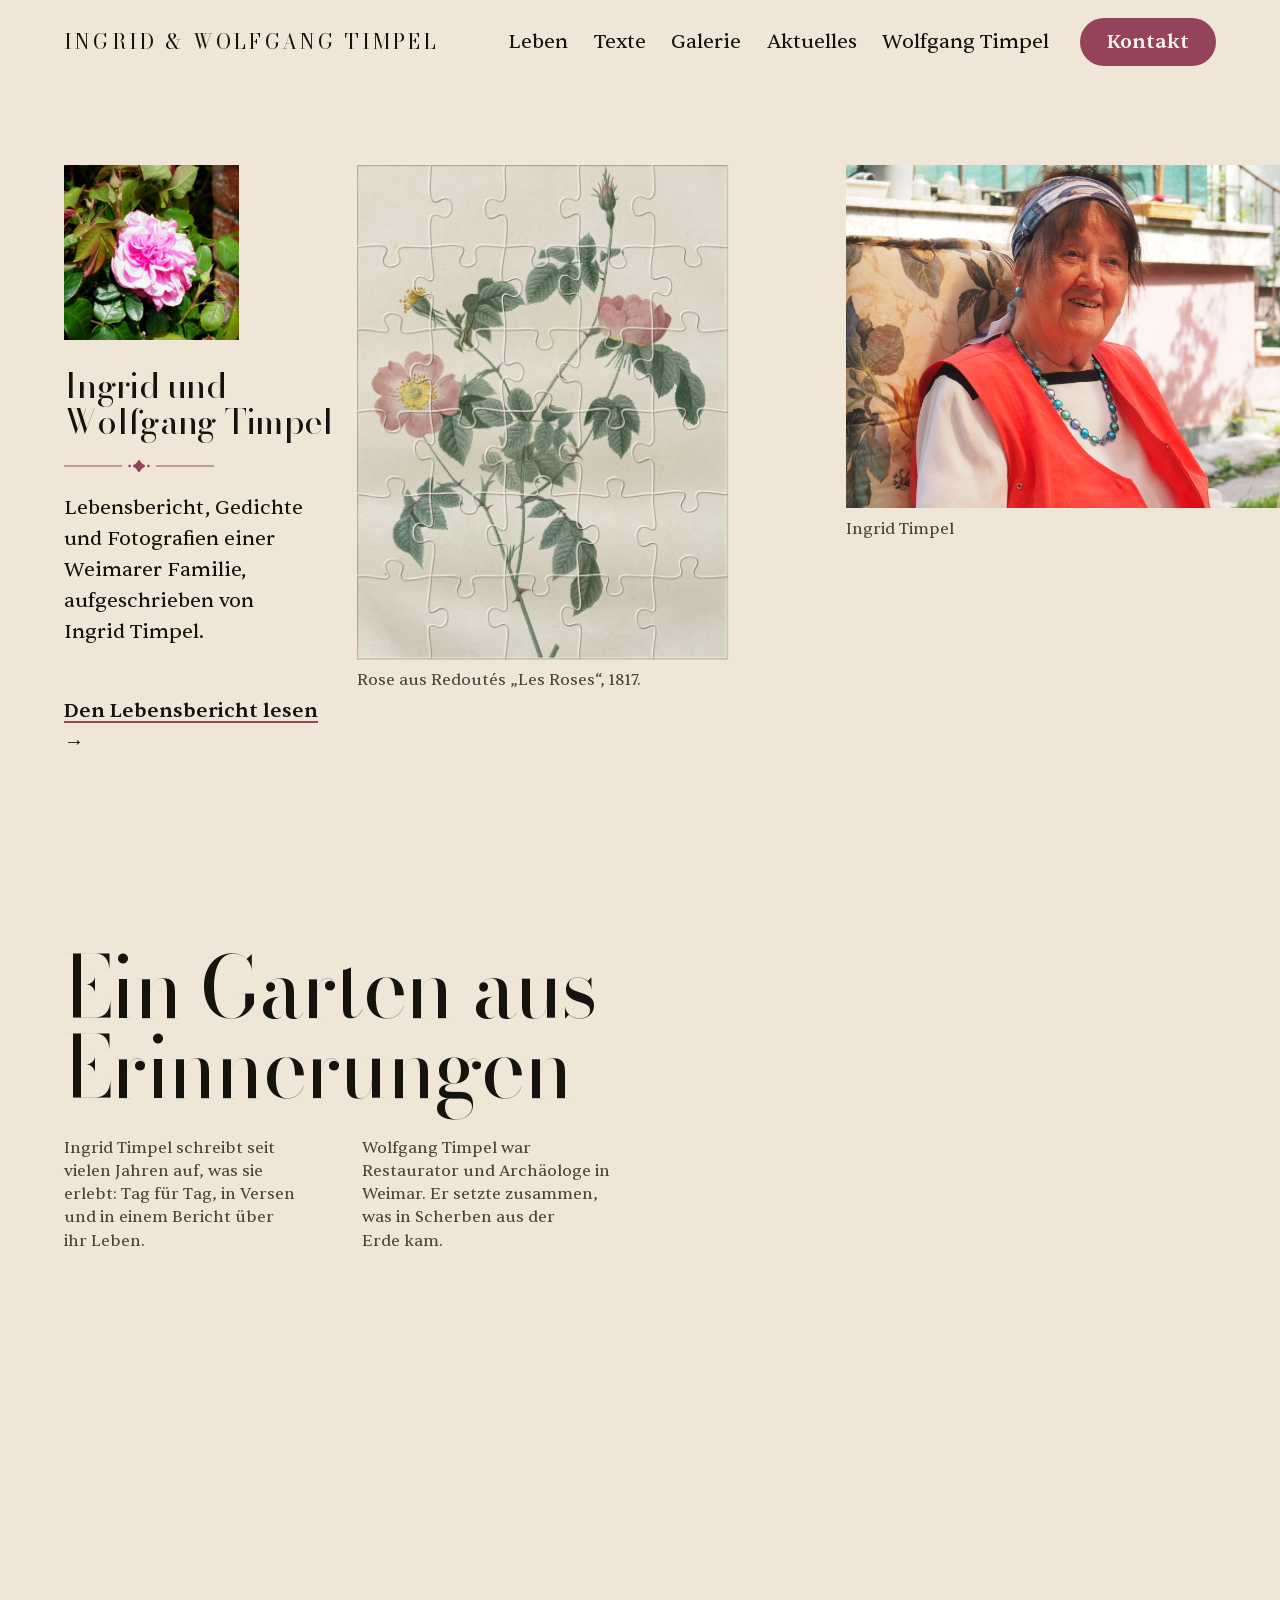
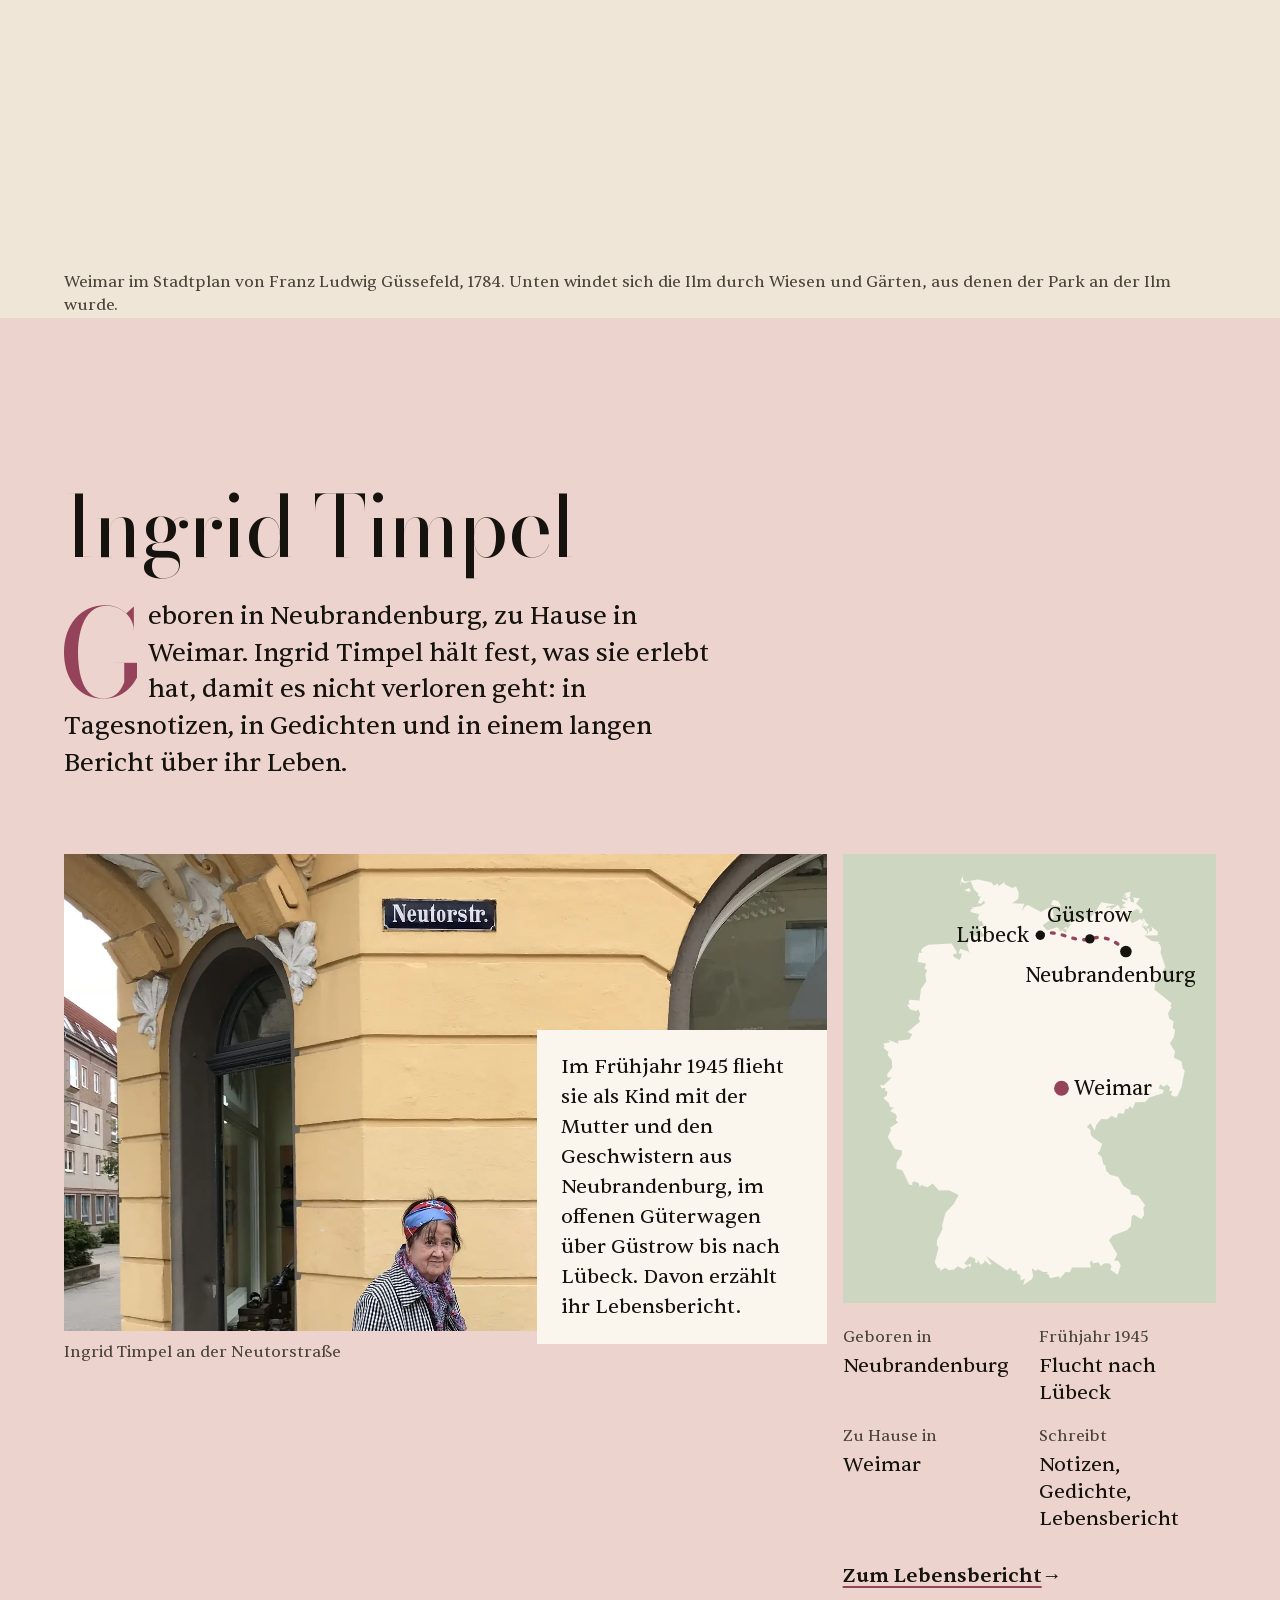
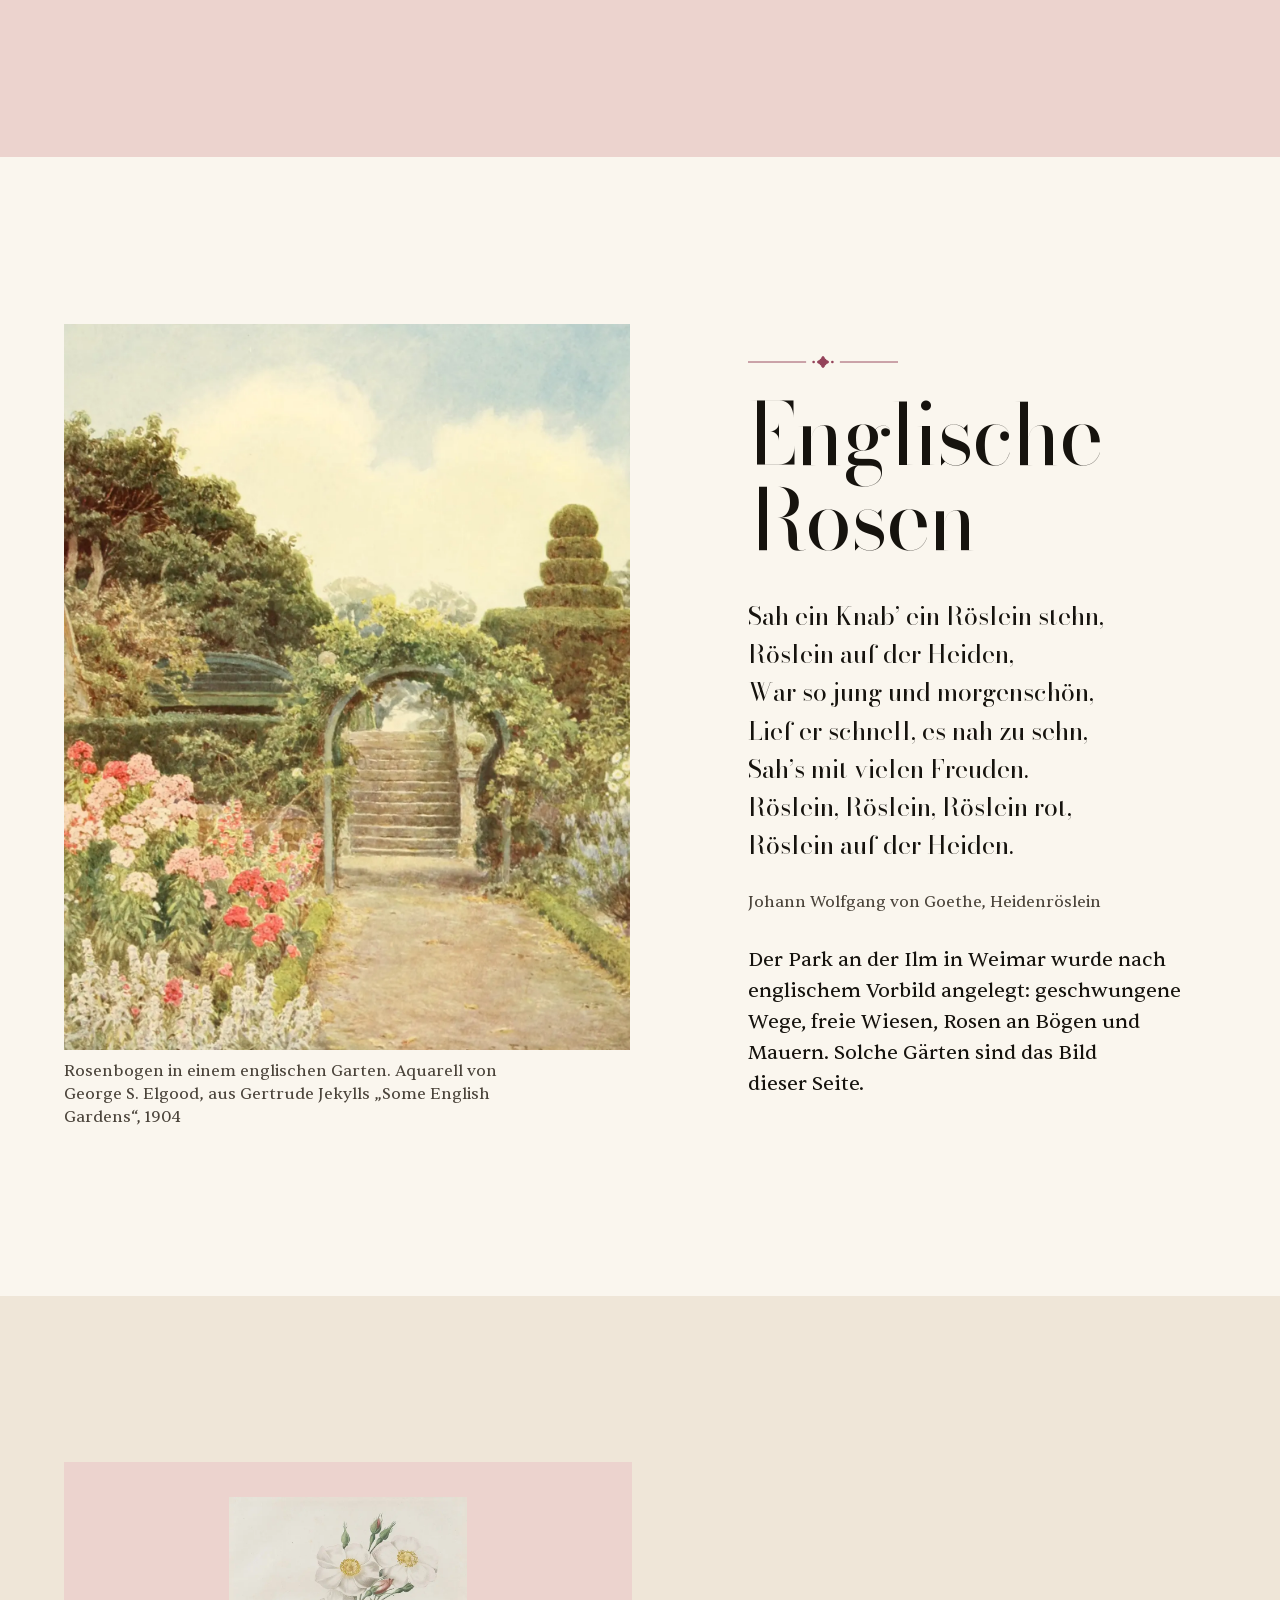
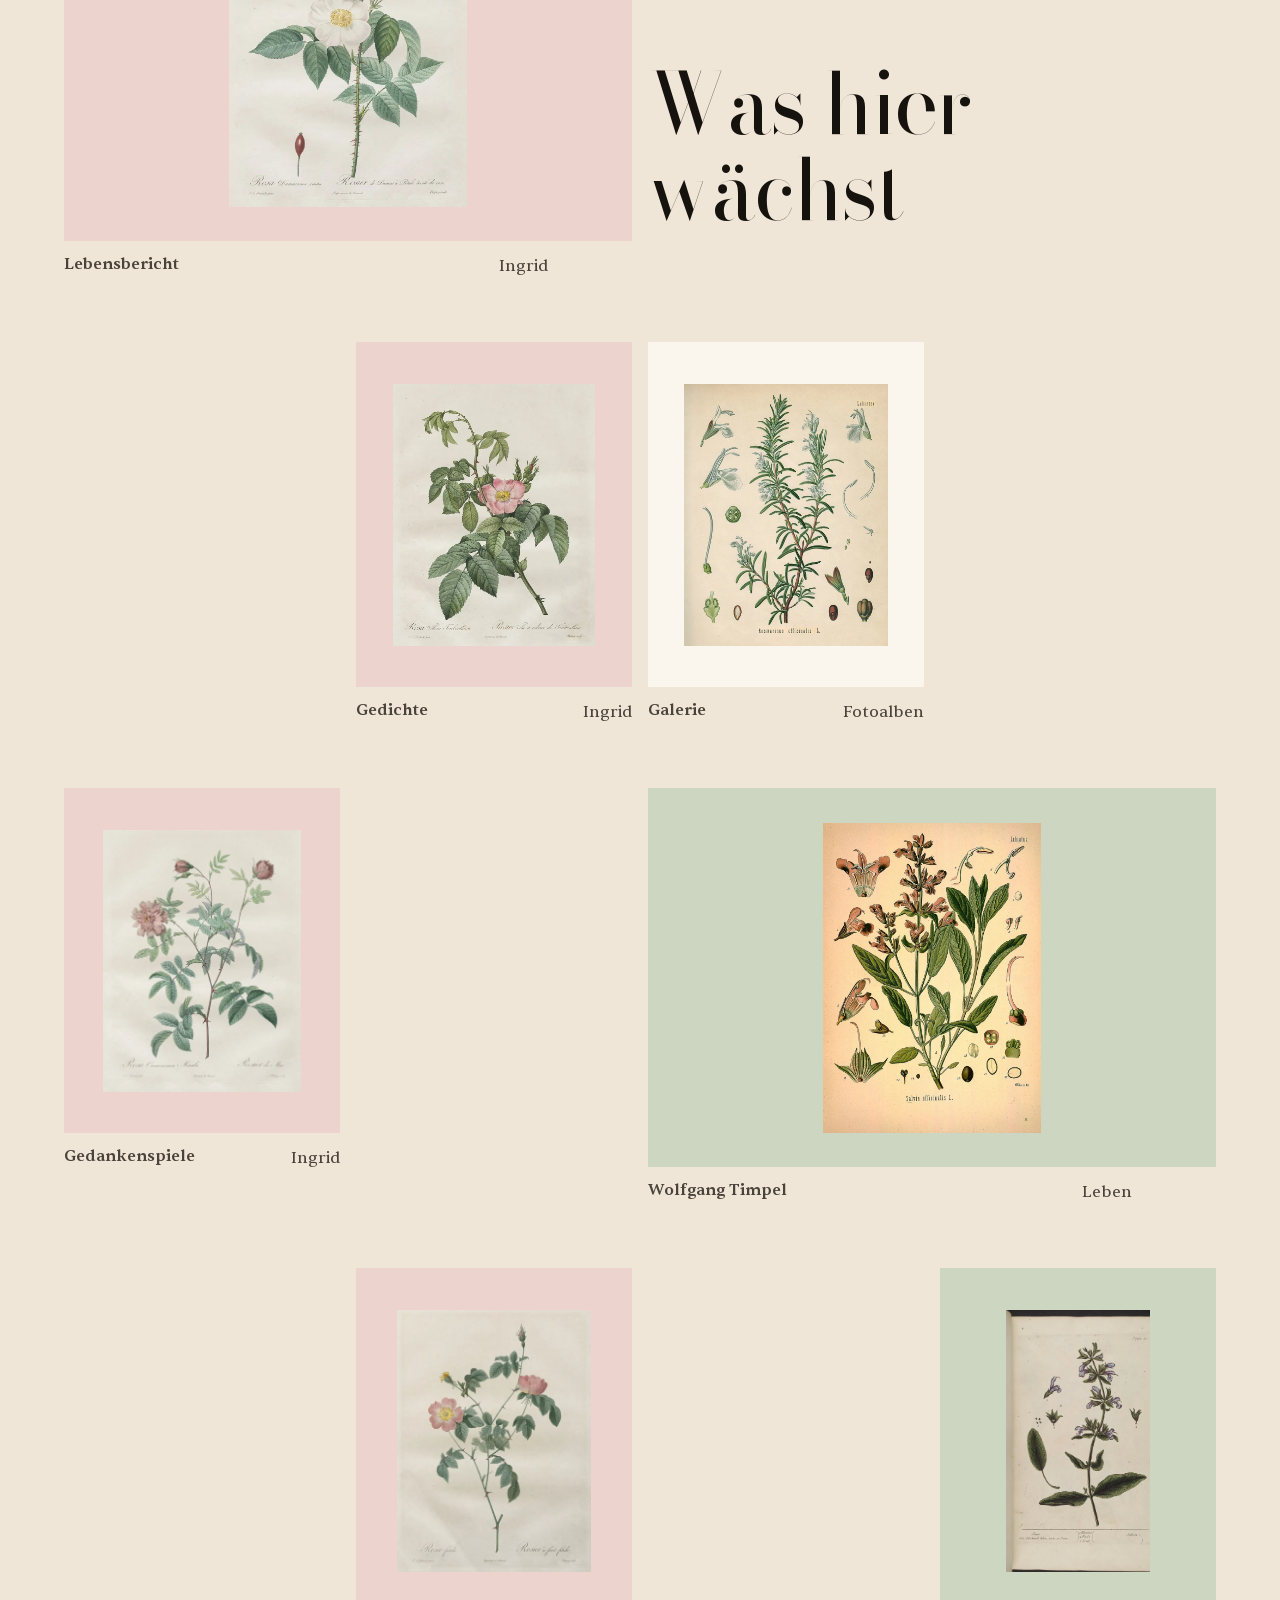
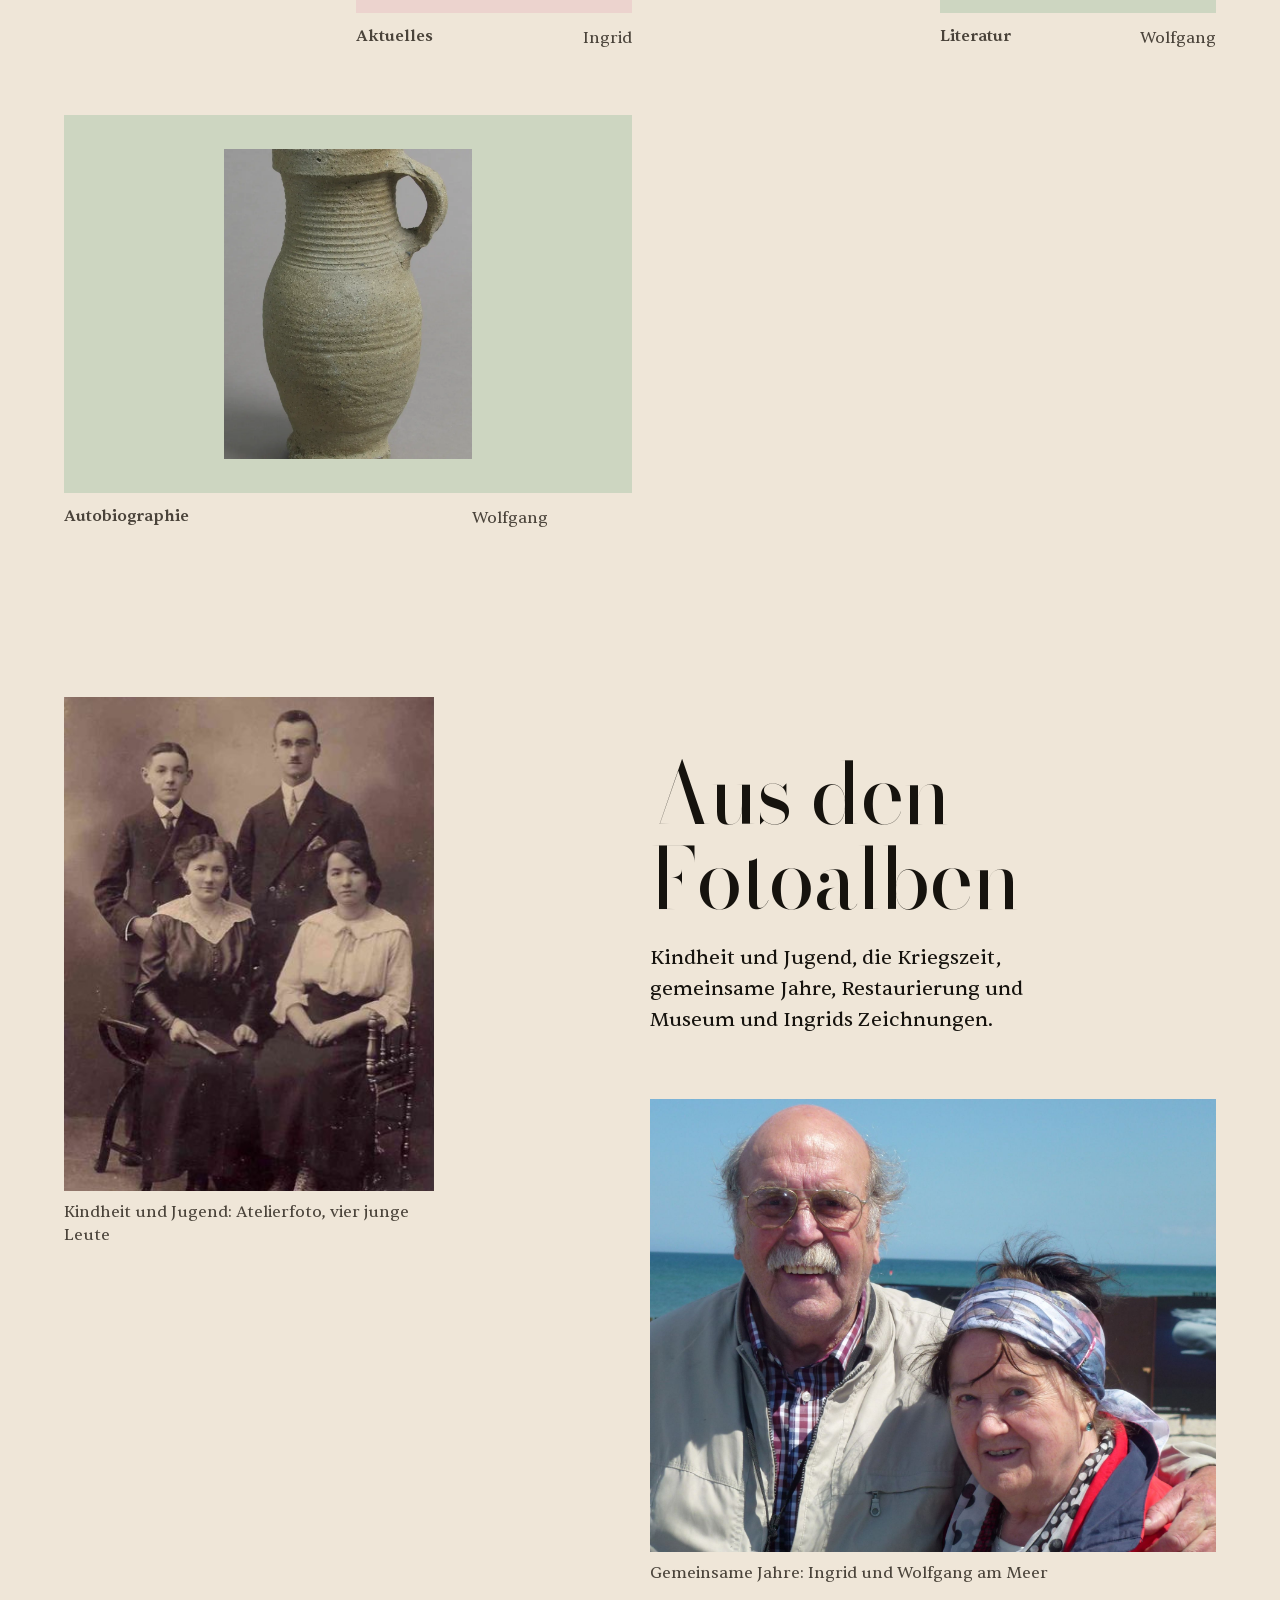
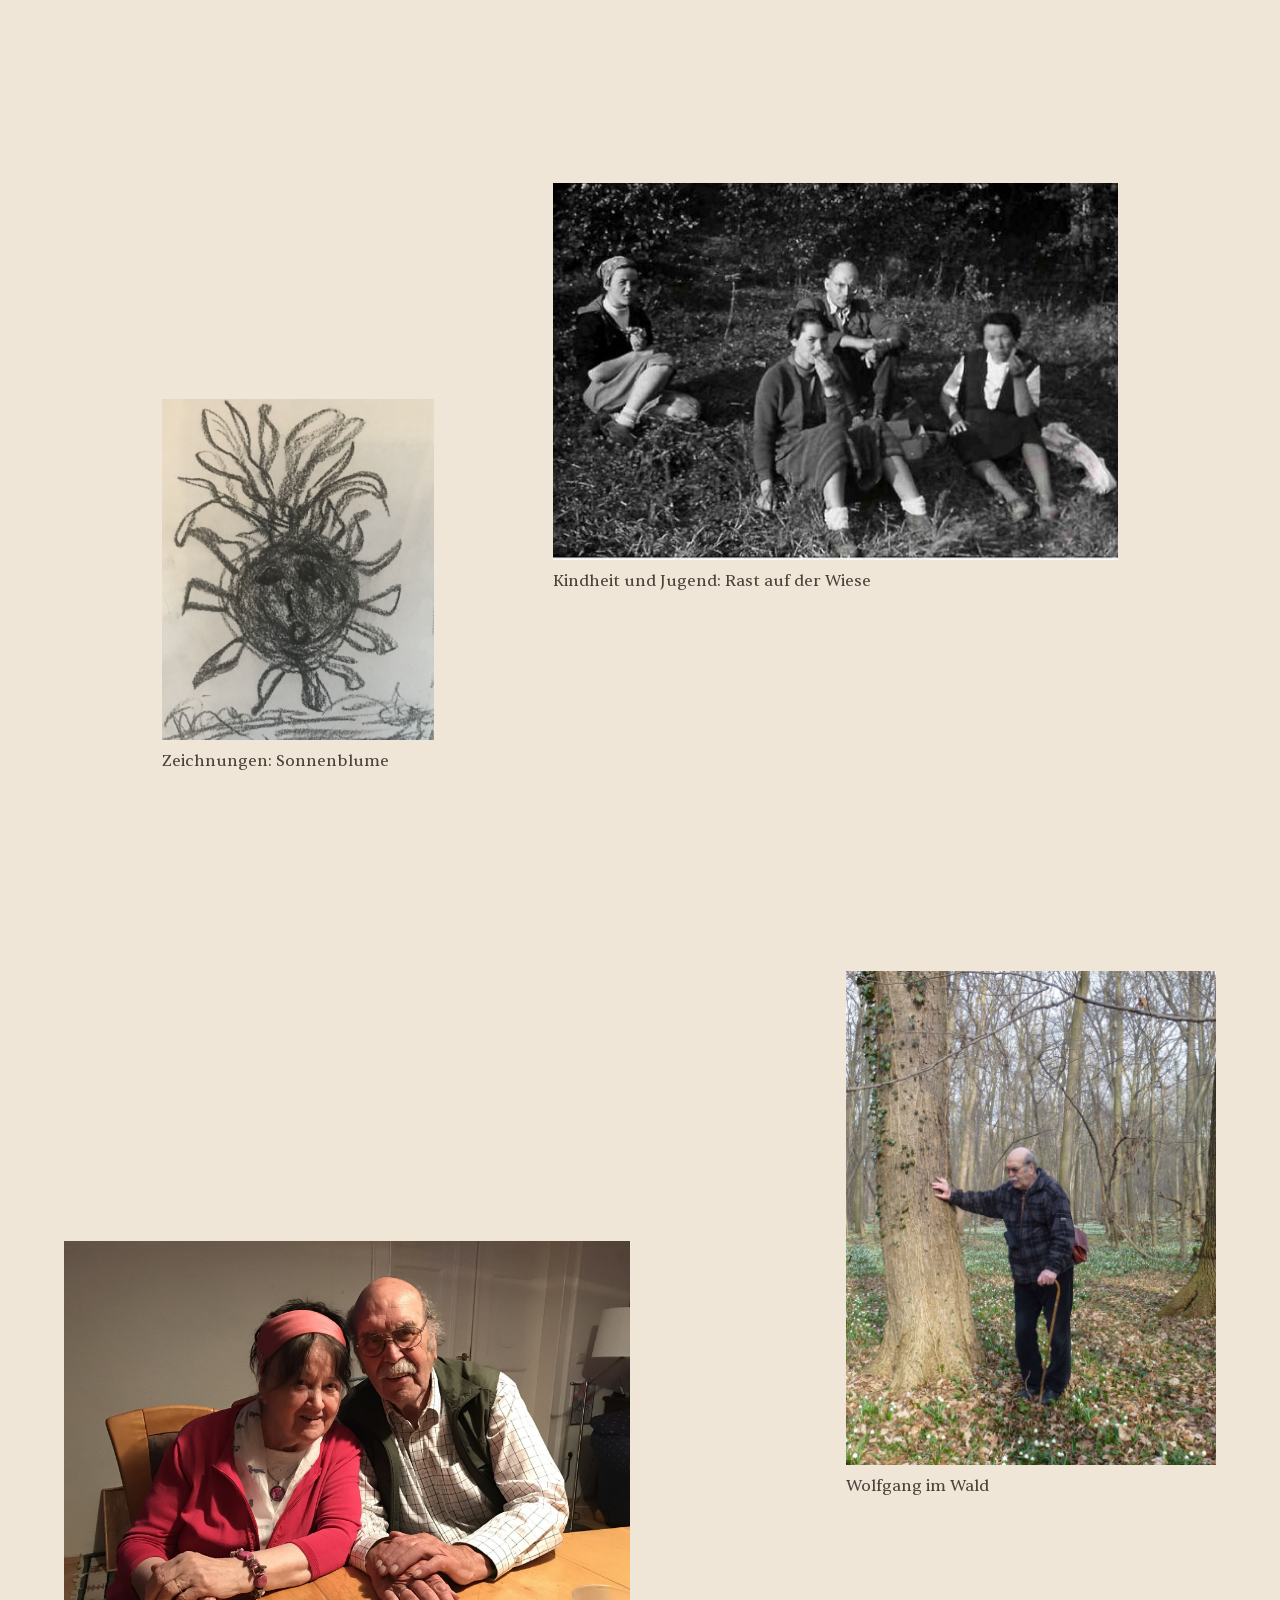
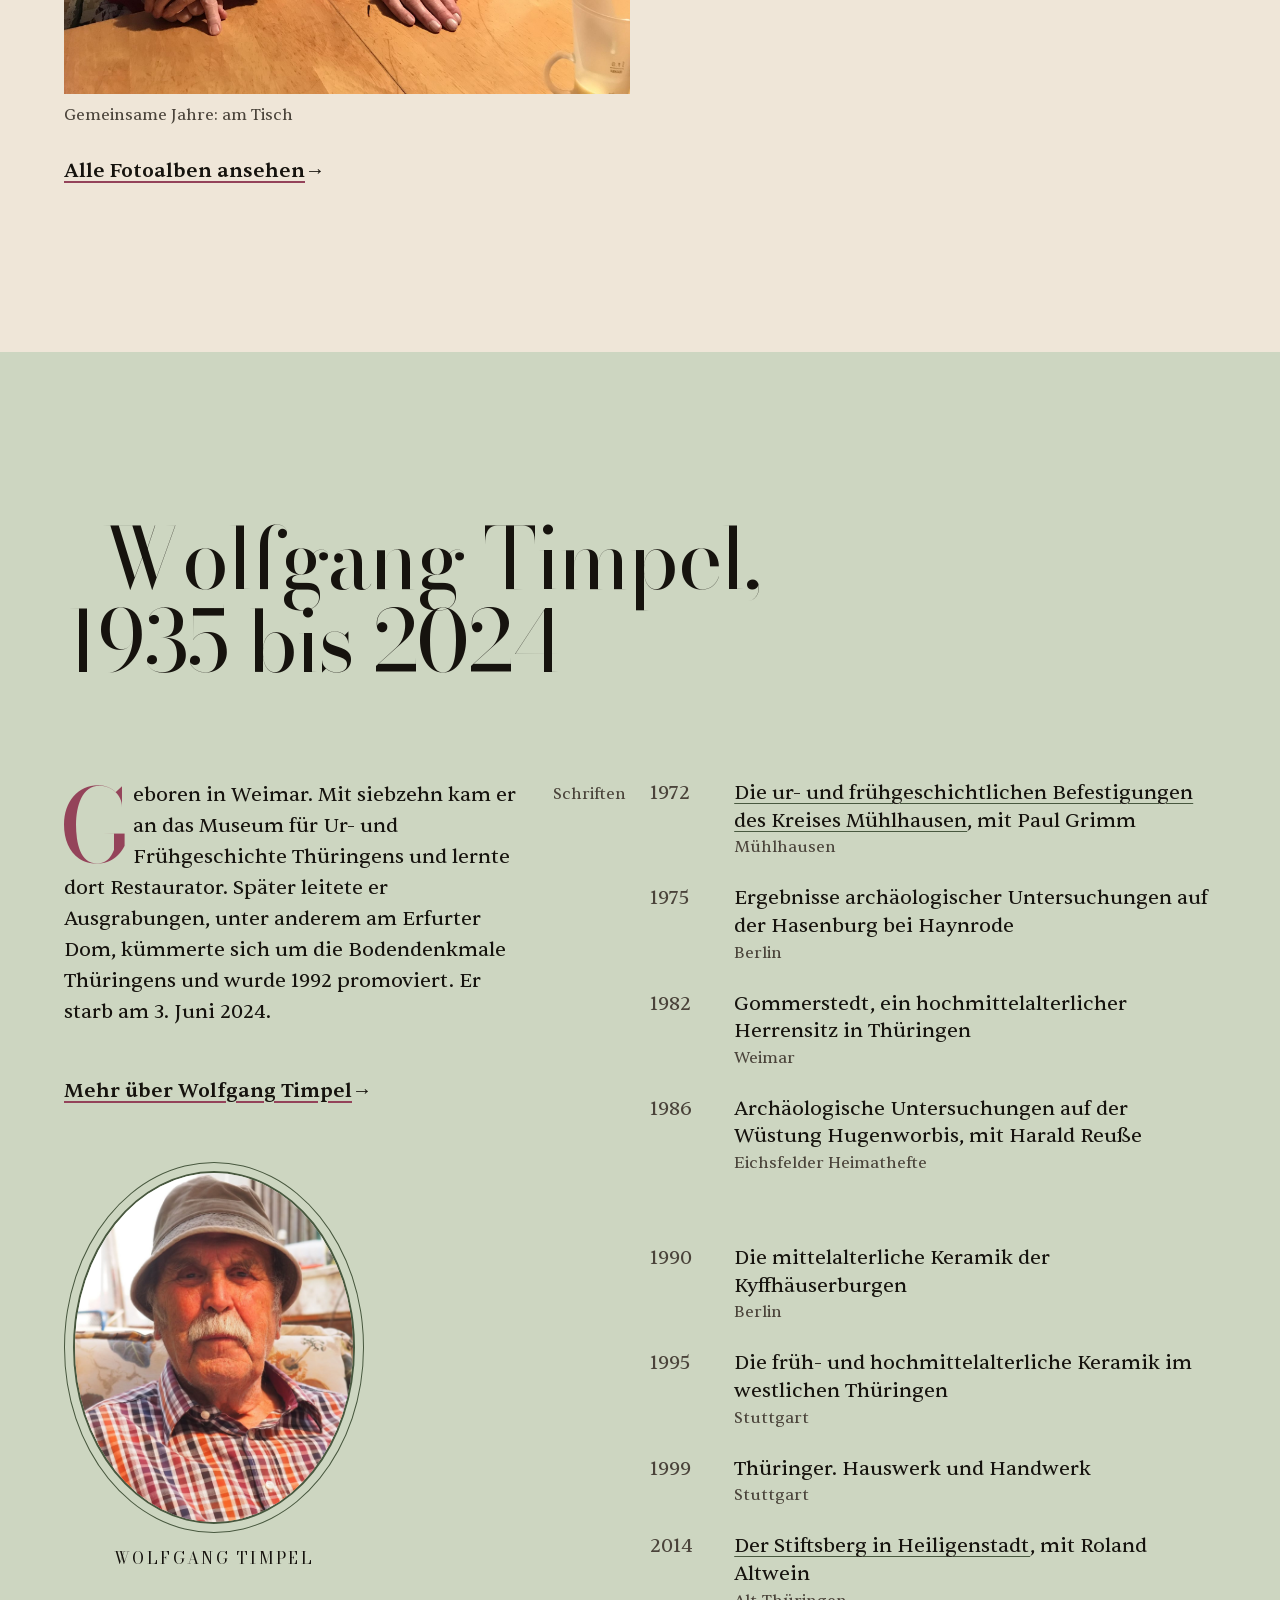
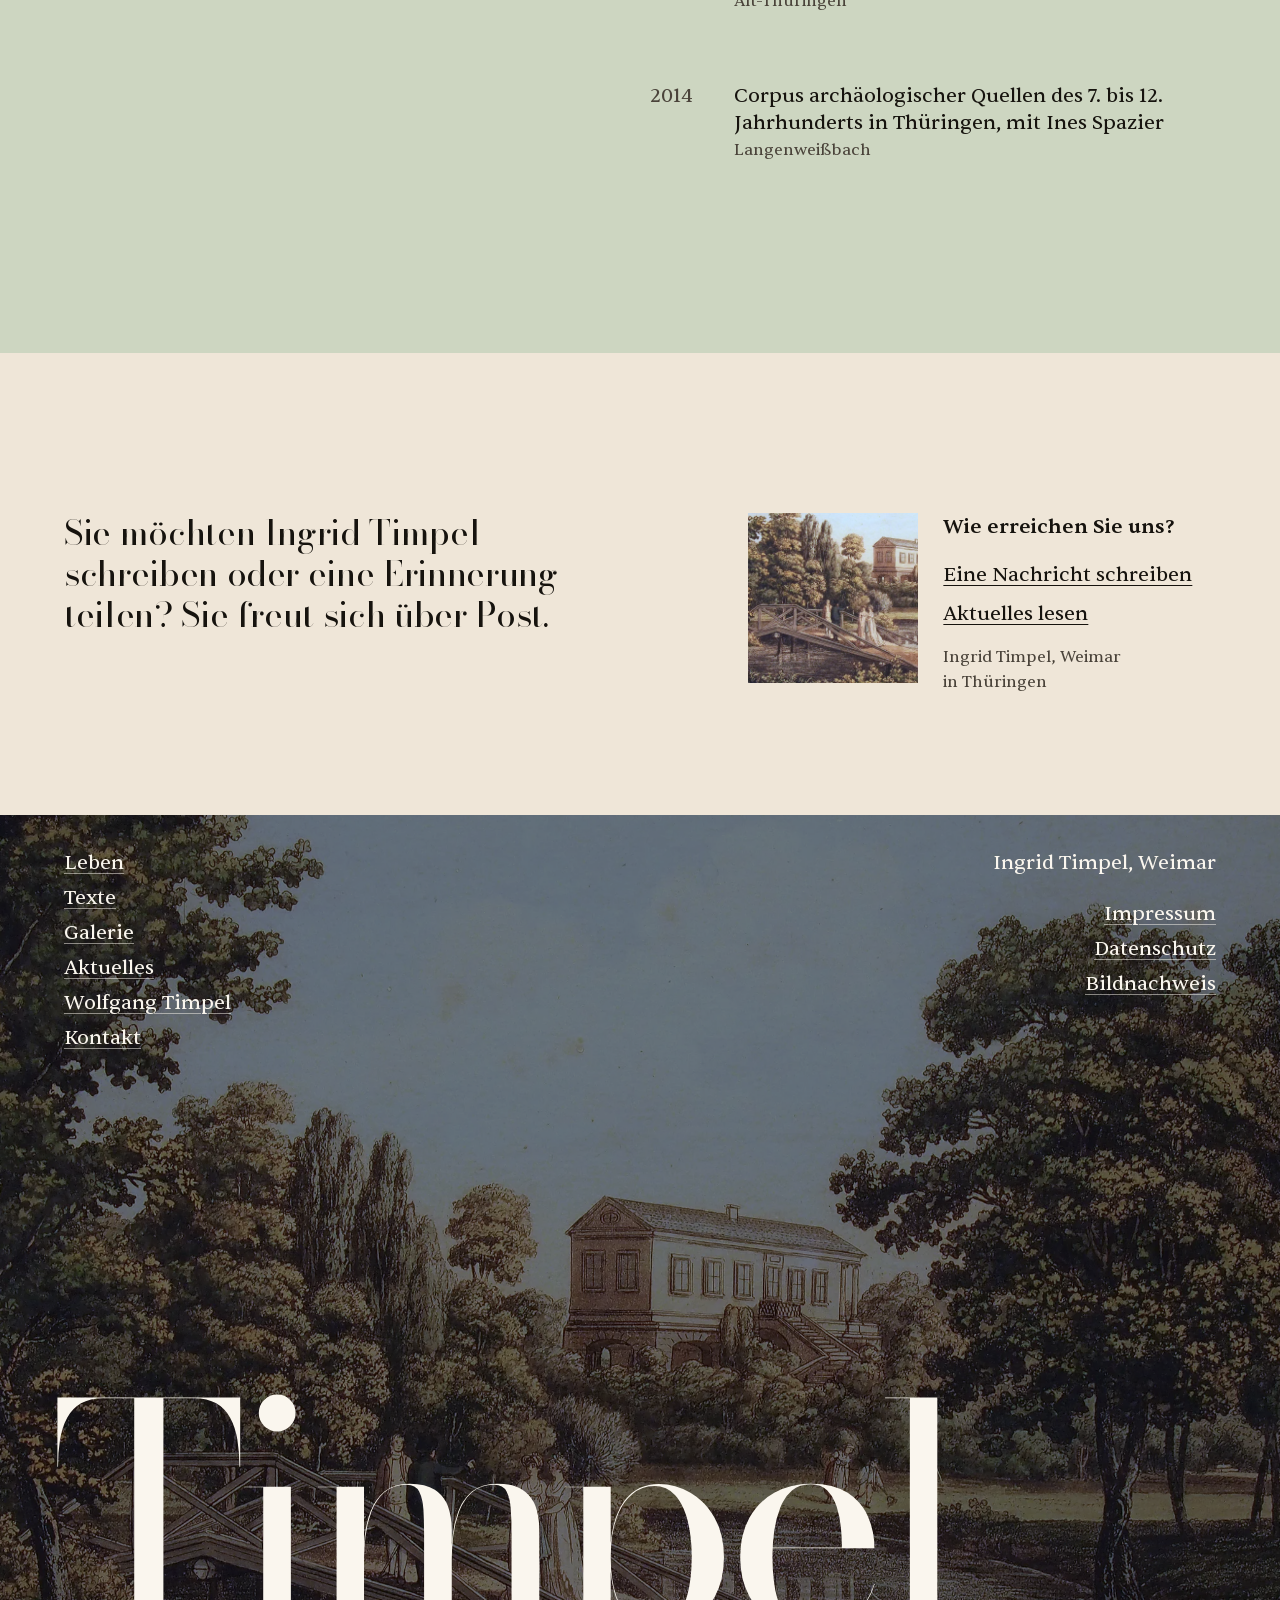
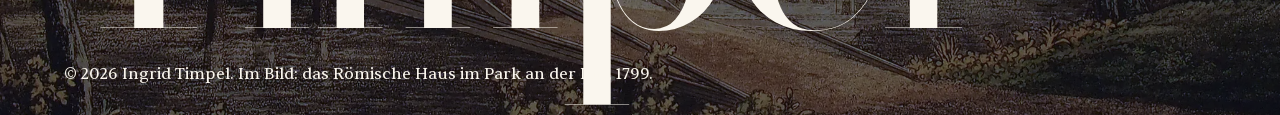
<file: index.html>
<!doctype html>
<html lang="de">
<head>
  <meta charset="utf-8">
  <meta name="viewport" content="width=device-width, initial-scale=1">
  <title>Ingrid und Wolfgang Timpel · Weimar</title>
  <meta name="description" content="Lebensbericht, Gedichte und Fotografien einer Weimarer Familie, aufgeschrieben von Ingrid Timpel. Dazu Leben und Schriften des Archäologen Wolfgang Timpel (1935–2024).">
  <meta name="theme-color" content="#EFE6D8">
  <meta name="robots" content="noindex, nofollow">
  <link rel="icon" href="favicon.svg" type="image/svg+xml">
  <link rel="preload" href="vendor/fonts/bodoni-moda-latin.woff2" as="font" type="font/woff2" crossorigin>
  <link rel="preload" href="vendor/fonts/sentient-400.woff2" as="font" type="font/woff2" crossorigin>
  <link rel="stylesheet" href="css/site.css">
  <script>
    document.documentElement.classList.add('js');
    // Einladungs- und Passwort-Links aus Netlify Identity führen in den Editor
    if (/(invite|recovery|confirmation|email_change)_token=/.test(location.hash)) location.replace('/admin/' + location.hash);
  </script>
  <script src="js/site.js" defer></script>
  <script src="js/puzzle.js" defer></script>
</head>
<body>
  <!-- Zierleiste im Stil der Weimarer Klassik: Linie, Rosette, Linie -->
  <svg width="0" height="0" style="position:absolute" aria-hidden="true" focusable="false">
    <symbol id="zier" viewBox="0 0 160 16">
      <path d="M0 8H62M98 8H160" fill="none" stroke="currentColor" stroke-width="1"/>
      <g fill="currentColor" transform="translate(80 8)">
        <ellipse rx="2.6" ry="6.4"/><ellipse rx="2.6" ry="6.4" transform="rotate(90)"/>
        <ellipse rx="1.7" ry="4.6" transform="rotate(45)"/><ellipse rx="1.7" ry="4.6" transform="rotate(-45)"/>
      </g>
      <circle cx="70" cy="8" r="1.4" fill="currentColor"/><circle cx="90" cy="8" r="1.4" fill="currentColor"/>
    </symbol>
  </svg>
  <a class="skip-link" href="#inhalt">Zum Inhalt springen</a>

  <header class="site-head">
    <a class="wordmark" translate="no" href="index.html" aria-label="Ingrid und Wolfgang Timpel, zur Startseite">Ingrid &amp; Wolfgang Timpel</a>
    <button class="menu-toggle" type="button" aria-expanded="false" aria-controls="hauptmenue">Menü</button>
    <nav class="site-nav" id="hauptmenue" aria-label="Hauptmenü">
      <ul>
        <li><a href="leben.html">Leben</a></li>
        <li><a href="texte.html">Texte</a></li>
        <li><a href="galerie.html">Galerie</a></li>
        <li><a href="aktuelles.html">Aktuelles</a></li>
        <li><a href="wolfgang.html">Wolfgang Timpel</a></li>
      </ul>
      <a class="btn" href="kontakt.html">Kontakt</a>
    </nav>
  </header>

  <main id="inhalt">
    <!-- Drei Abzüge an einer Leiste: Neubrandenburg, das Puzzle, Weimar -->
    <section class="hero grid" aria-labelledby="titel">
      <figure class="print print--square hero__square" data-drift="0.05">
        <div class="frame"><img src="img/englische-rose.webp" width="1200" height="843" alt="Rosa Englische Rose ‚Gertrude Jekyll‘ vor einer Backsteinmauer"></div>
      </figure>

      <div class="hero__text" data-drift="-0.06">
        <h1 id="titel">Ingrid und Wolfgang Timpel</h1>
        <svg class="zier" aria-hidden="true" focusable="false"><use href="#zier"></use></svg>
        <p>Lebensbericht, Gedichte und Fotografien einer Weimarer Familie, aufgeschrieben von Ingrid Timpel.</p>
        <a class="more" href="leben.html">Den Lebensbericht lesen</a>
      </div>

      <figure class="puzzle hero__tall" data-puzzle data-cols="5" data-rows="6">
        <div class="puzzle__stage">
          <div class="puzzle__tilt">
            <img src="img/puzzle-rose.webp" width="1200" height="1601" fetchpriority="high" alt="Zweig einer blassrosa Wildrose mit zwei offenen Blüten, Kupferstich aus Redoutés „Les Roses“, 1817">
          </div>
        </div>
        <figcaption>Rose aus Redoutés „Les Roses“, 1817.</figcaption>
      </figure>

      <figure class="print print--wide hero__wide" data-drift="0.09">
        <div class="frame"><img src="img/uploads/img-6493.jpg" width="2000" height="1500" fetchpriority="high" alt="Ingrid Timpel, lächelnd, mit Stirnband, roter Weste und Halskette"></div>
        <figcaption>Ingrid Timpel</figcaption>
      </figure>
    </section>

    <!-- Überschrift über dem Panorama -->
    <section class="intro" aria-labelledby="garten">
      <div data-reveal>
        <h2 id="garten">Ein Garten aus Erinnerungen</h2>
      </div>
      <div class="intro__notes" data-reveal>
        <p>Ingrid Timpel schreibt seit vielen Jahren auf, was sie erlebt: Tag für Tag, in Versen und in einem Bericht über ihr Leben.</p>
        <p>Wolfgang Timpel war Restaurator und Archäologe in Weimar. Er setzte zusammen, was in Scherben aus der Erde kam.</p>
      </div>
      <figure class="panorama">
        <div class="frame" data-shutter><img src="img/plan-ilm.webp" width="2400" height="1028" loading="lazy" alt="Ausschnitt aus dem Stadtplan von Weimar, 1784: die Ilm schlängelt sich durch Wiesen und Gärten am Rand der Stadt"></div>
        <figcaption>Weimar im Stadtplan von Franz Ludwig Güssefeld, 1784. Unten windet sich die Ilm durch Wiesen und Gärten, aus denen der Park an der Ilm wurde.</figcaption>
      </figure>
    </section>

    <!-- Ingrid: breites Bild, Farbkachel, Fakten -->
    <section class="ingrid section field-rose" aria-labelledby="ingrid">
      <div class="grid" data-reveal>
        <h2 id="ingrid">Ingrid Timpel</h2>
        <p class="lead initial">Geboren in Neubrandenburg, zu Hause in Weimar. Ingrid Timpel hält fest, was sie erlebt hat, damit es nicht verloren geht: in Tagesnotizen, in Gedichten und in einem langen Bericht über ihr Leben.</p>
      </div>
      <div class="grid">
        <div class="mosaic" data-reveal>
          <figure class="mosaic__photo">
            <div class="frame"><img src="img/ingrid-neutorstrasse.webp" width="1500" height="938" loading="lazy" alt="Ingrid Timpel mit Wanderstöcken vor einem gelben Eckhaus, darüber das Straßenschild Neutorstraße"></div>
            <p class="mosaic__note mosaic__note--unten">Im Frühjahr 1945 flieht sie als Kind mit der Mutter und den Geschwistern aus Neubrandenburg, im offenen Güterwagen über Güstrow bis nach Lübeck. Davon erzählt ihr Lebensbericht.</p>
            <figcaption>Ingrid Timpel an der Neutorstraße</figcaption>
          </figure>
          <div class="mosaic__side">
            <div class="map-tile">
              <svg viewBox="-14 0 245 300" role="img" aria-label="Karte von Deutschland: Neubrandenburg, Güstrow und Lübeck im Norden, Weimar in der Mitte">
                <path class="land" d="M61.2,0.5 59.9,3.4 60.2,5.9 61.7,6.9 71.0,5.4 80.9,7.7 82.3,9.8 85.4,8.3 86.0,10.3 90.3,7.0 90.1,8.7 95.9,11.6 98.6,10.6 100.5,14.8 99.2,13.7 100.5,14.9 100.3,19.5 95.8,22.7 104.5,23.1 102.8,28.7 105.2,24.8 107.3,23.9 116.7,29.0 122.1,26.0 126.9,25.7 125.2,27.1 126.1,33.1 117.9,38.6 121.2,42.4 128.1,40.1 130.0,41.3 130.0,43.2 131.9,42.3 134.8,44.5 135.5,41.9 132.9,40.8 135.7,39.8 135.6,41.9 138.9,37.3 136.5,37.9 140.3,34.8 150.1,33.6 150.9,34.9 156.1,29.2 160.5,22.0 171.2,23.8 164.4,25.0 164.3,26.4 166.9,25.4 167.5,27.4 172.6,23.8 174.3,26.6 174.6,29.8 179.0,31.6 180.4,33.8 182.1,34.0 181.3,35.2 183.1,37.2 188.9,34.1 191.6,36.7 190.0,39.6 194.1,43.7 192.0,45.9 194.7,44.2 193.9,41.1 195.4,41.1 195.2,43.2 197.2,42.9 197.4,40.8 196.3,39.3 201.6,43.4 201.5,45.9 191.5,46.2 197.2,50.1 203.1,50.8 201.4,52.2 202.8,52.3 204.1,55.4 203.5,58.3 207.1,69.2 205.4,71.4 204.6,77.2 199.7,80.7 199.1,85.4 211.6,95.4 210.7,97.2 211.5,98.5 209.0,102.5 210.0,106.6 213.1,108.5 212.4,113.1 214.1,114.9 213.2,120.0 210.4,124.6 214.1,130.6 213.1,134.8 218.8,137.7 219.6,142.6 221.1,144.4 218.7,156.6 215.7,162.9 213.4,163.0 211.0,161.9 212.0,158.9 209.7,159.2 210.6,156.7 208.3,154.3 205.8,156.0 203.3,154.2 202.2,157.3 205.9,158.5 205.2,160.6 195.1,163.9 192.6,167.1 185.3,167.3 183.3,171.8 181.1,170.0 180.0,172.4 178.1,172.0 176.8,175.5 172.9,175.2 171.5,178.9 167.9,177.1 165.0,179.5 160.4,179.4 156.7,184.2 155.8,187.9 152.6,182.4 150.0,185.0 152.7,187.3 152.7,190.5 154.1,192.4 161.2,197.6 159.3,202.9 157.7,204.2 160.7,206.8 162.1,212.4 163.5,212.9 163.9,216.7 166.9,219.8 172.9,221.5 176.4,227.8 181.8,231.3 181.8,234.0 187.3,235.2 192.3,242.0 191.1,244.1 191.6,249.1 189.5,252.0 184.2,248.9 182.6,250.1 182.0,257.3 179.0,260.1 168.9,264.0 166.1,267.4 172.1,277.6 169.9,282.2 173.1,282.6 174.6,285.8 172.4,292.5 167.2,288.8 167.9,286.7 166.8,284.4 162.6,284.2 160.2,286.2 158.5,283.4 154.2,284.3 154.1,281.9 152.1,283.5 153.0,287.2 139.2,287.3 137.8,290.7 134.4,290.6 133.2,292.2 130.4,295.3 129.7,293.6 123.3,295.1 122.0,292.0 120.5,292.0 121.8,290.5 118.3,290.5 114.1,288.3 113.2,289.8 110.1,287.8 111.0,293.7 110.1,295.8 103.8,300.0 105.1,295.3 102.0,296.7 101.8,292.8 99.6,291.7 99.0,289.2 96.6,290.0 94.2,287.4 92.1,289.4 76.6,278.7 80.9,284.7 79.5,285.2 75.3,281.6 75.7,283.6 72.9,285.2 70.9,281.8 70.6,284.2 68.9,283.6 69.0,280.9 65.1,279.0 61.1,284.2 62.8,285.6 66.0,284.4 65.5,287.3 63.9,285.8 62.4,287.1 60.5,288.4 56.3,286.3 53.5,288.7 50.0,289.2 47.0,287.5 43.4,289.7 43.4,287.5 41.9,288.0 39.6,283.6 42.3,272.9 41.0,270.5 41.2,267.2 45.2,259.2 44.9,256.5 47.4,247.5 53.5,241.0 56.9,234.5 49.9,231.2 42.6,231.3 38.0,226.3 34.3,228.9 29.6,227.4 28.6,229.0 28.0,226.1 25.4,224.7 23.4,225.1 23.2,227.5 20.9,227.0 16.0,216.6 11.7,215.4 11.9,211.2 15.6,205.4 15.8,202.2 10.6,201.2 5.5,192.5 7.7,187.5 7.2,185.7 12.9,182.0 11.3,180.2 12.1,177.6 11.1,175.8 7.2,173.6 9.8,171.1 7.3,170.9 6.0,167.5 2.2,164.2 4.9,162.2 5.1,159.3 3.5,158.9 3.8,156.9 0.8,157.1 0.0,154.6 2.4,155.0 7.2,150.4 7.8,148.9 5.3,149.5 5.0,146.9 8.7,142.2 8.4,136.7 5.3,133.0 6.0,130.8 2.2,127.7 3.2,126.7 2.2,124.5 7.2,123.7 5.7,122.0 13.2,124.5 12.8,122.6 21.0,121.6 23.3,117.9 19.9,116.2 28.9,108.5 27.9,106.4 29.1,103.0 27.4,99.7 26.0,100.9 21.6,99.8 19.6,96.3 21.6,96.0 20.6,95.0 21.0,92.8 28.5,93.3 29.5,85.1 33.5,79.3 32.7,74.4 34.1,71.5 32.2,70.0 33.2,66.5 27.2,65.3 28.1,58.7 30.5,58.7 29.4,57.0 31.0,55.0 34.9,52.9 51.8,51.9 55.5,57.9 55.1,59.4 52.9,59.7 53.1,61.3 57.5,63.9 59.0,61.3 59.0,59.1 56.9,59.2 57.9,55.7 63.8,57.8 64.8,59.0 63.0,52.5 66.1,45.4 72.7,47.3 77.9,46.0 74.6,44.8 71.2,39.9 75.1,38.9 73.8,35.6 72.1,36.0 70.9,34.0 71.6,31.0 74.4,28.7 71.8,30.6 65.4,29.0 66.0,26.9 67.9,26.9 66.1,25.8 72.9,24.8 76.1,22.5 75.3,20.7 73.2,23.0 70.8,22.6 72.9,17.9 71.0,17.7 71.2,15.8 68.0,12.6 65.6,6.6 61.4,8.1 58.9,7.0 58.1,11.7 58.6,5.7 61.2,0.5ZM195.0,38.2 192.9,40.7 192.8,38.8 190.6,40.0 191.7,36.9 190.2,34.6 191.5,33.8 193.1,36.8 195.0,38.2ZM181.9,17.7 177.9,19.2 178.9,15.8 176.0,19.2 178.1,15.3 182.4,14.3 181.2,16.2 181.9,17.7ZM182.9,18.5 188.5,19.0 185.8,22.9 190.6,27.5 189.6,30.2 187.7,29.3 189.1,28.1 186.8,28.5 188.6,27.2 186.1,27.1 180.6,30.3 182.2,30.9 181.6,32.2 179.1,31.0 180.2,30.0 175.4,29.8 174.8,27.9 175.2,26.4 178.4,26.0 175.7,24.2 178.6,22.2 175.9,21.3 175.5,19.6 179.4,20.9 179.3,19.4 181.0,18.4 182.1,21.7 184.3,22.2 184.2,19.6 182.9,18.5ZM125.5,20.1 129.4,21.2 131.4,25.2 124.0,23.7 125.5,20.1ZM64.4,11.6 65.7,13.0 65.1,14.5 61.0,13.5 64.4,11.6Z"/>
                <path class="route" d="M178.4,57.8 C170,48 160,46 152.2,48.6 C140,52 128,40 116.2,45.9"/>
                <circle class="dot" cx="178.4" cy="57.8" r="4.2"/>
                <circle class="dot" cx="152.2" cy="48.6" r="3.4"/>
                <circle class="dot" cx="116.2" cy="45.9" r="3.4"/>
                <circle class="dot dot--home" cx="131.6" cy="157.1" r="5.4"/>
                <text x="229" y="80" text-anchor="end">Neubrandenburg</text>
                <text x="152.2" y="36" text-anchor="middle">Güstrow</text>
                <text x="108" y="51" text-anchor="end">Lübeck</text>
                <text x="141" y="162">Weimar</text>
              </svg>
            </div>
            <dl class="facts">
              <div><dt>Geboren in</dt><dd>Neubrandenburg</dd></div>
              <div><dt>Frühjahr 1945</dt><dd>Flucht nach Lübeck</dd></div>
              <div><dt>Zu Hause in</dt><dd>Weimar</dd></div>
              <div><dt>Schreibt</dt><dd>Notizen, Gedichte, Lebensbericht</dd></div>
            </dl>
            <a class="more" href="leben.html">Zum Lebensbericht</a>
          </div>
        </div>
      </div>
    </section>

    <!-- Rosen im englischen Garten: Weimarer Klassik trifft Romantik -->
    <section class="rosengarten section" aria-labelledby="rosen">
      <div class="grid">
        <figure class="rosengarten__bild" data-reveal>
          <div class="frame"><img src="img/elgood-rosengarten.webp" width="1400" height="1798" loading="lazy" alt="Aquarell: ein Rosenbogen über Gartenstufen, davor rosa und weiße Rosen, dahinter geschnittene Hecken"></div>
          <figcaption>Rosenbogen in einem englischen Garten. Aquarell von George S. Elgood, aus Gertrude Jekylls „Some English Gardens“, 1904</figcaption>
        </figure>
        <div class="rosengarten__text" data-reveal>
          <svg class="zier" aria-hidden="true" focusable="false"><use href="#zier"></use></svg>
          <h2 id="rosen">Englische Rosen</h2>
          <blockquote class="heidenroeslein">
            <p class="verse">Sah ein Knab’ ein Röslein stehn,<br>Röslein auf der Heiden,<br>War so jung und morgenschön,<br>Lief er schnell, es nah zu sehn,<br>Sah’s mit vielen Freuden.<br>Röslein, Röslein, Röslein rot,<br>Röslein auf der Heiden.</p>
            <footer>Johann Wolfgang von Goethe, Heidenröslein</footer>
          </blockquote>
          <p>Der Park an der Ilm in Weimar wurde nach englischem Vorbild angelegt: geschwungene Wege, freie Wiesen, Rosen an Bögen und Mauern. Solche Gärten sind das Bild dieser Seite.</p>
        </div>
      </div>
    </section>

    <!-- Was hier wächst: die Rubriken als Beete. Rose für Ingrid, Salbei für Wolfgang. -->
    <section class="rooms" aria-labelledby="beete">
      <div class="rooms__grid">
        <h2 id="beete" data-reveal="self">Was hier wächst</h2>
        <figure class="room room--wide r1" data-reveal>
          <a href="leben.html">
            <div class="room__plate"><img src="img/rose-damascena.webp" width="800" height="1047" loading="lazy" alt="Weiße Damaszenerrose, Kupferstich von Redouté"></div>
            <figcaption class="room__label"><strong>Lebensbericht</strong> <span>Ingrid</span></figcaption>
          </a>
        </figure>
        <figure class="room r2" data-reveal>
          <a href="texte.html#gedichte">
            <div class="room__plate"><img src="img/rose-villosa.webp" width="800" height="1039" loading="lazy" alt="Rosa Wildrose mit Knospen, Kupferstich von Redouté"></div>
            <figcaption class="room__label"><strong>Gedichte</strong> <span>Ingrid</span></figcaption>
          </a>
        </figure>
        <figure class="room room--paper r3" data-reveal>
          <a href="galerie.html">
            <div class="room__plate"><img src="img/rosmarin-koehler.webp" width="800" height="1026" loading="lazy" alt="Rosmarin mit Blüten, Tafel aus Köhlers Medizinal-Pflanzen, 1887"></div>
            <figcaption class="room__label"><strong>Galerie</strong> <span>Fotoalben</span></figcaption>
          </a>
        </figure>
        <figure class="room r4" data-reveal>
          <a href="texte.html#gedankenspiele">
            <div class="room__plate"><img src="img/rose-cinnamomea.webp" width="800" height="1062" loading="lazy" alt="Zimtrose, Kupferstich von Redouté"></div>
            <figcaption class="room__label"><strong>Gedankenspiele</strong> <span>Ingrid</span></figcaption>
          </a>
        </figure>
        <figure class="room room--wide room--sage r5" data-reveal>
          <a href="wolfgang.html">
            <div class="room__plate"><img src="img/salbei-koehler.webp" width="800" height="1142" loading="lazy" alt="Echter Salbei, Tafel aus Köhlers Medizinal-Pflanzen, 1887"></div>
            <figcaption class="room__label"><strong>Wolfgang Timpel</strong> <span>Leben</span></figcaption>
          </a>
        </figure>
        <figure class="room r6" data-reveal>
          <a href="aktuelles.html">
            <div class="room__plate"><img src="img/rose-indica.webp" width="800" height="1083" loading="lazy" alt="Bengalische Rose, Kupferstich von Redouté"></div>
            <figcaption class="room__label"><strong>Aktuelles</strong> <span>Ingrid</span></figcaption>
          </a>
        </figure>
        <figure class="room room--sage r7" data-reveal>
          <a href="wolfgang.html#literatur">
            <div class="room__plate"><img src="img/salbei-blackwell.webp" width="800" height="1450" loading="lazy" alt="Blühende Pflanze mit lila Blütenähren, handkolorierte Tafel aus A Curious Herbal, 1737"></div>
            <figcaption class="room__label"><strong>Literatur</strong> <span>Wolfgang</span></figcaption>
          </a>
        </figure>
        <figure class="room room--wide room--sage r8" data-reveal>
          <a href="wolfgang.html#autobiographie">
            <div class="room__plate"><img src="img/krug.webp" width="900" height="1125" loading="lazy" alt="Schlanker Krug aus grauem Steinzeug, 14. Jahrhundert"></div>
            <figcaption class="room__label"><strong>Autobiographie</strong> <span>Wolfgang</span></figcaption>
          </a>
        </figure>
      </div>
    </section>

    <!-- Aus den Fotoalben: versetzte Paare -->
    <section class="album-wall" aria-labelledby="alben">
      <div class="pair pair--a">
        <figure class="r-3x4 w70" data-reveal>
          <div class="frame"><img src="img/uploads/timpel52.jpg" width="412" height="640" loading="lazy" alt="Atelierfoto: zwei junge Männer stehend, zwei junge Frauen sitzend"></div>
          <figcaption>Kindheit und Jugend: Atelierfoto, vier junge Leute</figcaption>
        </figure>
        <div class="stack-lower w84" data-reveal>
          <div class="album-wall__head">
            <h2 id="alben">Aus den Fotoalben</h2>
            <p>Kindheit und Jugend, die Kriegszeit, gemeinsame Jahre, Restaurierung und Museum und Ingrids Zeichnungen.</p>
          </div>
          <figure class="r-5x4 pos-oben">
            <div class="frame"><img src="img/uploads/p1000556.jpg" width="2000" height="1500" loading="lazy" alt="Ingrid und Wolfgang Timpel lächelnd am Meer"></div>
            <figcaption>Gemeinsame Jahre: Ingrid und Wolfgang am Meer</figcaption>
          </figure>
        </div>
      </div>

      <div class="pair pair--b">
        <figure class="r-3x2 w100" data-reveal>
          <div class="frame"><img src="img/uploads/timpel27.jpg" width="640" height="423" loading="lazy" alt="Schwarz-Weiß-Foto: vier junge Leute sitzen auf einer Wiese"></div>
          <figcaption>Kindheit und Jugend: Rast auf der Wiese</figcaption>
        </figure>
        <figure class="r-4x5 w56" data-reveal>
          <div class="frame"><img src="img/uploads/zeichnung-img-5993.jpg" width="1362" height="1800" loading="lazy" alt="Zeichnung: eine Sonnenblume"></div>
          <figcaption>Zeichnungen: Sonnenblume</figcaption>
        </figure>
      </div>

      <div class="pair pair--a2">
        <figure class="r-3x4 w84" data-reveal>
          <div class="frame"><img src="img/uploads/p1000792.jpg" width="1500" height="2000" loading="lazy" alt="Wolfgang Timpel lehnt im Frühlingswald an einem Baum"></div>
          <figcaption>Wolfgang im Wald</figcaption>
        </figure>
        <figure class="r-5x4 w70" data-reveal>
          <div class="frame"><img src="img/uploads/img-1475.jpg" width="2000" height="1500" loading="lazy" alt="Ingrid und Wolfgang Timpel sitzen nebeneinander am Holztisch"></div>
          <figcaption>Gemeinsame Jahre: am Tisch</figcaption>
          <a class="more" href="galerie.html">Alle Fotoalben ansehen</a>
        </figure>
      </div>
    </section>

    <!-- Wolfgang: Aussage, Tabelle rechts -->
    <section class="wolfgang section field-sage" aria-labelledby="wolfgang">
      <div class="grid">
        <h2 id="wolfgang" data-reveal="self">Wolfgang Timpel, 1935 bis 2024</h2>
        <div class="wolfgang__body">
          <div class="wolfgang__bio" data-reveal>
            <p class="initial">Geboren in Weimar. Mit siebzehn kam er an das Museum für Ur- und Frühgeschichte Thüringens und lernte dort Restaurator. Später leitete er Ausgrabungen, unter anderem am Erfurter Dom, kümmerte sich um die Bodendenkmale Thüringens und wurde 1992 promoviert. Er starb am 3. Juni 2024.</p>
            <a class="more" href="wolfgang.html">Mehr über Wolfgang Timpel</a>
            <figure class="medaillon medaillon--salbei">
              <div class="medaillon__rahmen"><div class="medaillon__oval"><img src="img/uploads/portraet-wolfgang.jpg" width="1200" height="1500" loading="lazy" alt="Wolfgang Timpel mit Hut und weißem Schnurrbart"></div></div>
              <figcaption>Wolfgang Timpel</figcaption>
            </figure>
          </div>
          <p class="table-name" aria-hidden="true">Schriften</p>
          <div class="writings" data-reveal>
            <table>
              <caption class="visually-hidden">Schriften von Wolfgang Timpel, Auswahl</caption>
              <tbody>
                <tr><td class="year">1972</td><td class="title"><a href="https://www.db-thueringen.de/servlets/MCRFileNodeServlet/dbt_derivate_00040659/TLDA_225289415_Befestigungen_M%C3%BChlhausen.pdf">Die ur- und frühgeschichtlichen Befestigungen des Kreises Mühlhausen</a>, mit Paul Grimm<span class="where">Mühlhausen</span></td></tr>
                <tr><td class="year">1975</td><td class="title">Ergebnisse archäologischer Untersuchungen auf der Hasenburg bei Haynrode<span class="where">Berlin</span></td></tr>
                <tr><td class="year">1982</td><td class="title">Gommerstedt, ein hochmittelalterlicher Herrensitz in Thüringen<span class="where">Weimar</span></td></tr>
                <tr><td class="year">1986</td><td class="title">Archäologische Untersuchungen auf der Wüstung Hugenworbis, mit Harald Reuße<span class="where">Eichsfelder Heimathefte</span></td></tr>
                <tr class="group"><td class="year">1990</td><td class="title">Die mittelalterliche Keramik der Kyffhäuserburgen<span class="where">Berlin</span></td></tr>
                <tr><td class="year">1995</td><td class="title">Die früh- und hochmittelalterliche Keramik im westlichen Thüringen<span class="where">Stuttgart</span></td></tr>
                <tr><td class="year">1999</td><td class="title">Thüringer. Hauswerk und Handwerk<span class="where">Stuttgart</span></td></tr>
                <tr><td class="year">2014</td><td class="title"><a href="https://zs.thulb.uni-jena.de/receive/jportal_jparticle_00324067">Der Stiftsberg in Heiligenstadt</a>, mit Roland Altwein<span class="where">Alt-Thüringen</span></td></tr>
                <tr class="group"><td class="year">2014</td><td class="title">Corpus archäologischer Quellen des 7. bis 12. Jahrhunderts in Thüringen, mit Ines Spazier<span class="where">Langenweißbach</span></td></tr>
              </tbody>
            </table>
          </div>
        </div>
      </div>
    </section>

    <!-- Kontakt: Satz, Bild, zwei Wege -->
    <section class="reach grid" aria-labelledby="erreichen" data-reveal>
      <p class="reach__line">Sie möchten Ingrid Timpel schreiben oder eine Erinnerung teilen? Sie freut sich über Post.</p>
      <figure class="reach__pic">
        <div class="frame"><img src="img/roemisches-haus-detail.webp" width="700" height="700" loading="lazy" alt="Spaziergänger auf einer Holzbrücke im Park an der Ilm, 1799"></div>
      </figure>
      <div class="reach__ways">
        <h2 id="erreichen">Wie erreichen Sie uns?</h2>
        <ul>
          <li><a href="kontakt.html">Eine Nachricht schreiben</a></li>
          <li><a href="aktuelles.html">Aktuelles lesen</a></li>
        </ul>
        <p class="where">Ingrid Timpel, Weimar in Thüringen</p>
      </div>
    </section>
  

  </main>

  <footer class="site-foot">
    <div class="site-foot__bg" data-zoom><img src="img/roemisches-haus.webp" width="2400" height="1591" loading="lazy" alt="Kolorierte Ansicht von 1799: das Römische Haus im Park an der Ilm in Weimar"></div>
    <div class="site-foot__top">
      <nav aria-label="Seiten">
        <ul>
          <li><a href="leben.html">Leben</a></li>
          <li><a href="texte.html">Texte</a></li>
          <li><a href="galerie.html">Galerie</a></li>
          <li><a href="aktuelles.html">Aktuelles</a></li>
          <li><a href="wolfgang.html">Wolfgang Timpel</a></li>
          <li><a href="kontakt.html">Kontakt</a></li>
        </ul>
      </nav>
      <div class="site-foot__contact">
        <p>Ingrid Timpel, Weimar</p>
        <ul>
          <li><a href="impressum.html">Impressum</a></li>
          <li><a href="datenschutz.html">Datenschutz</a></li>
          <li><a href="bildnachweis.html">Bildnachweis</a></li>
        </ul>
      </div>
    </div>
    <div>
      <p class="site-foot__name" translate="no" aria-hidden="true">Timpel</p>
      <p class="site-foot__legal">© 2026 Ingrid Timpel. Im Bild: das Römische Haus im Park an der Ilm, 1799.</p>
    </div>
  </footer>
</body>
</html>
</file>
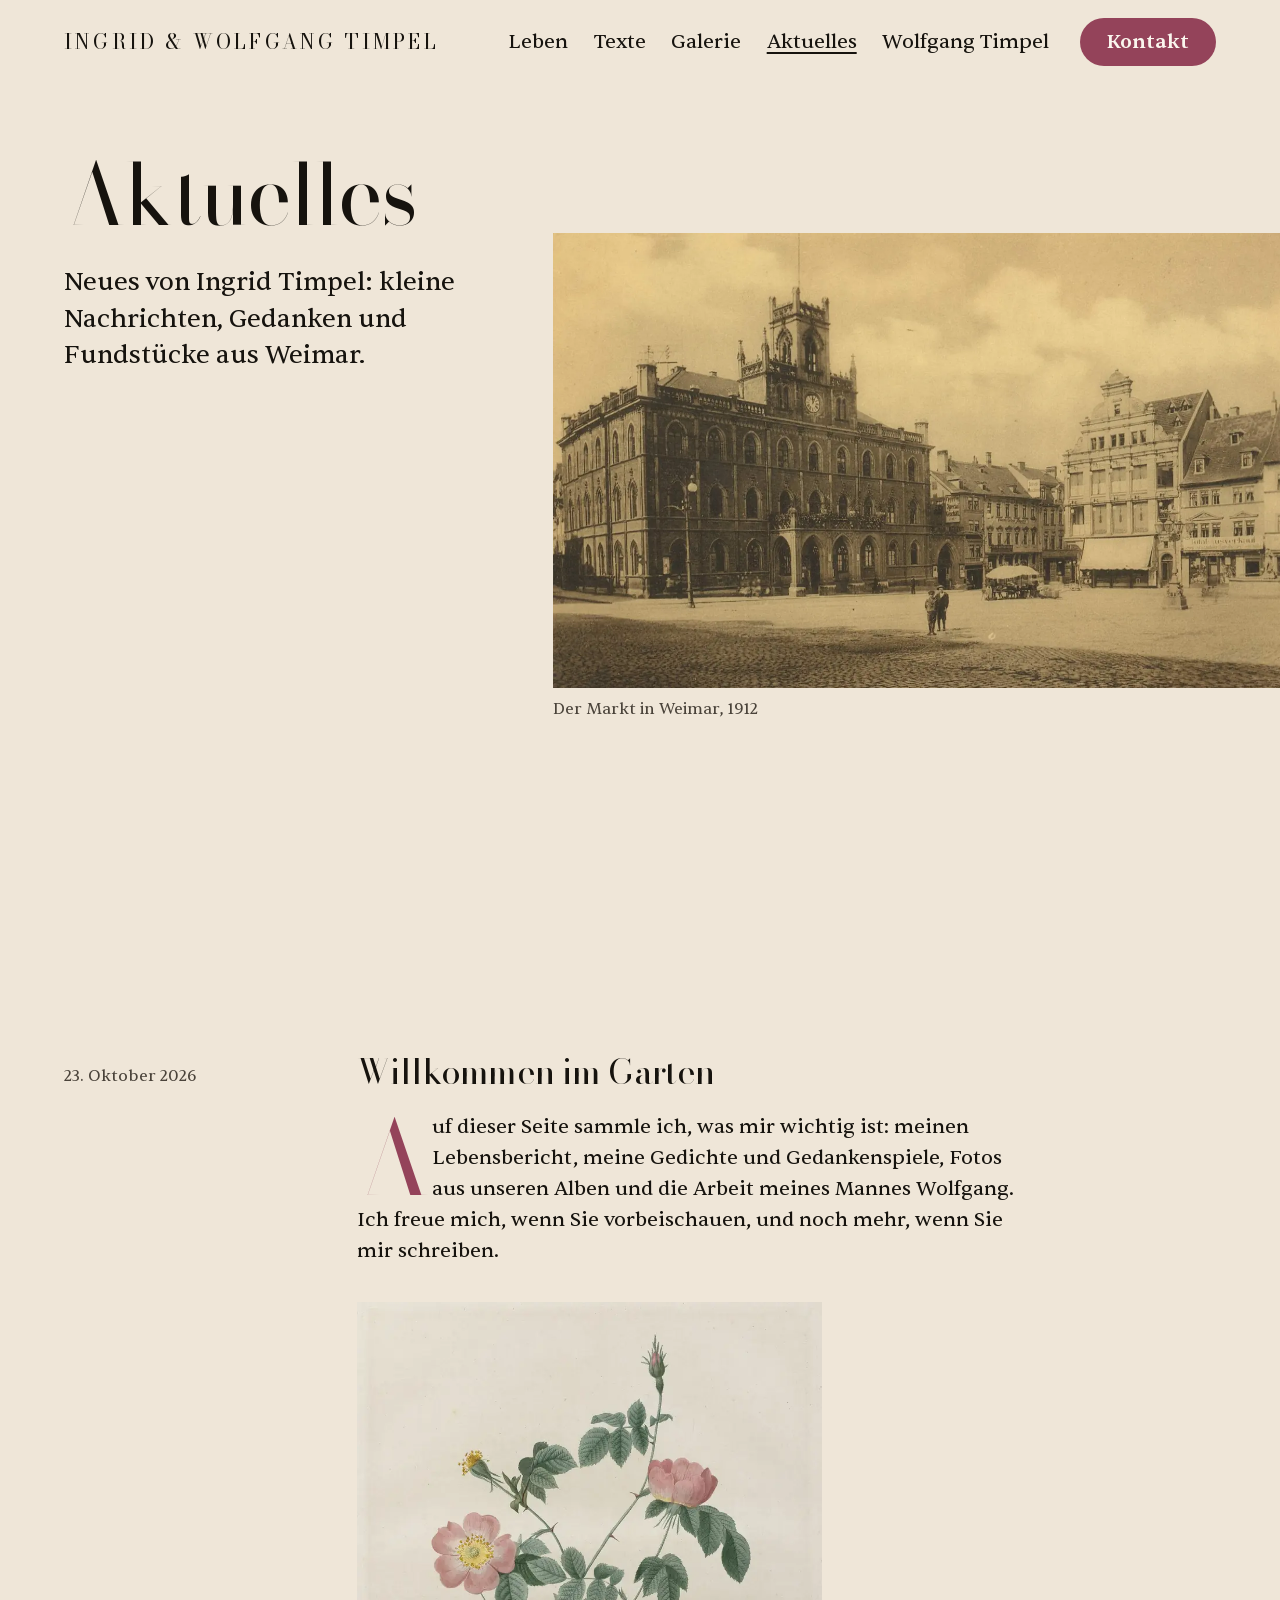
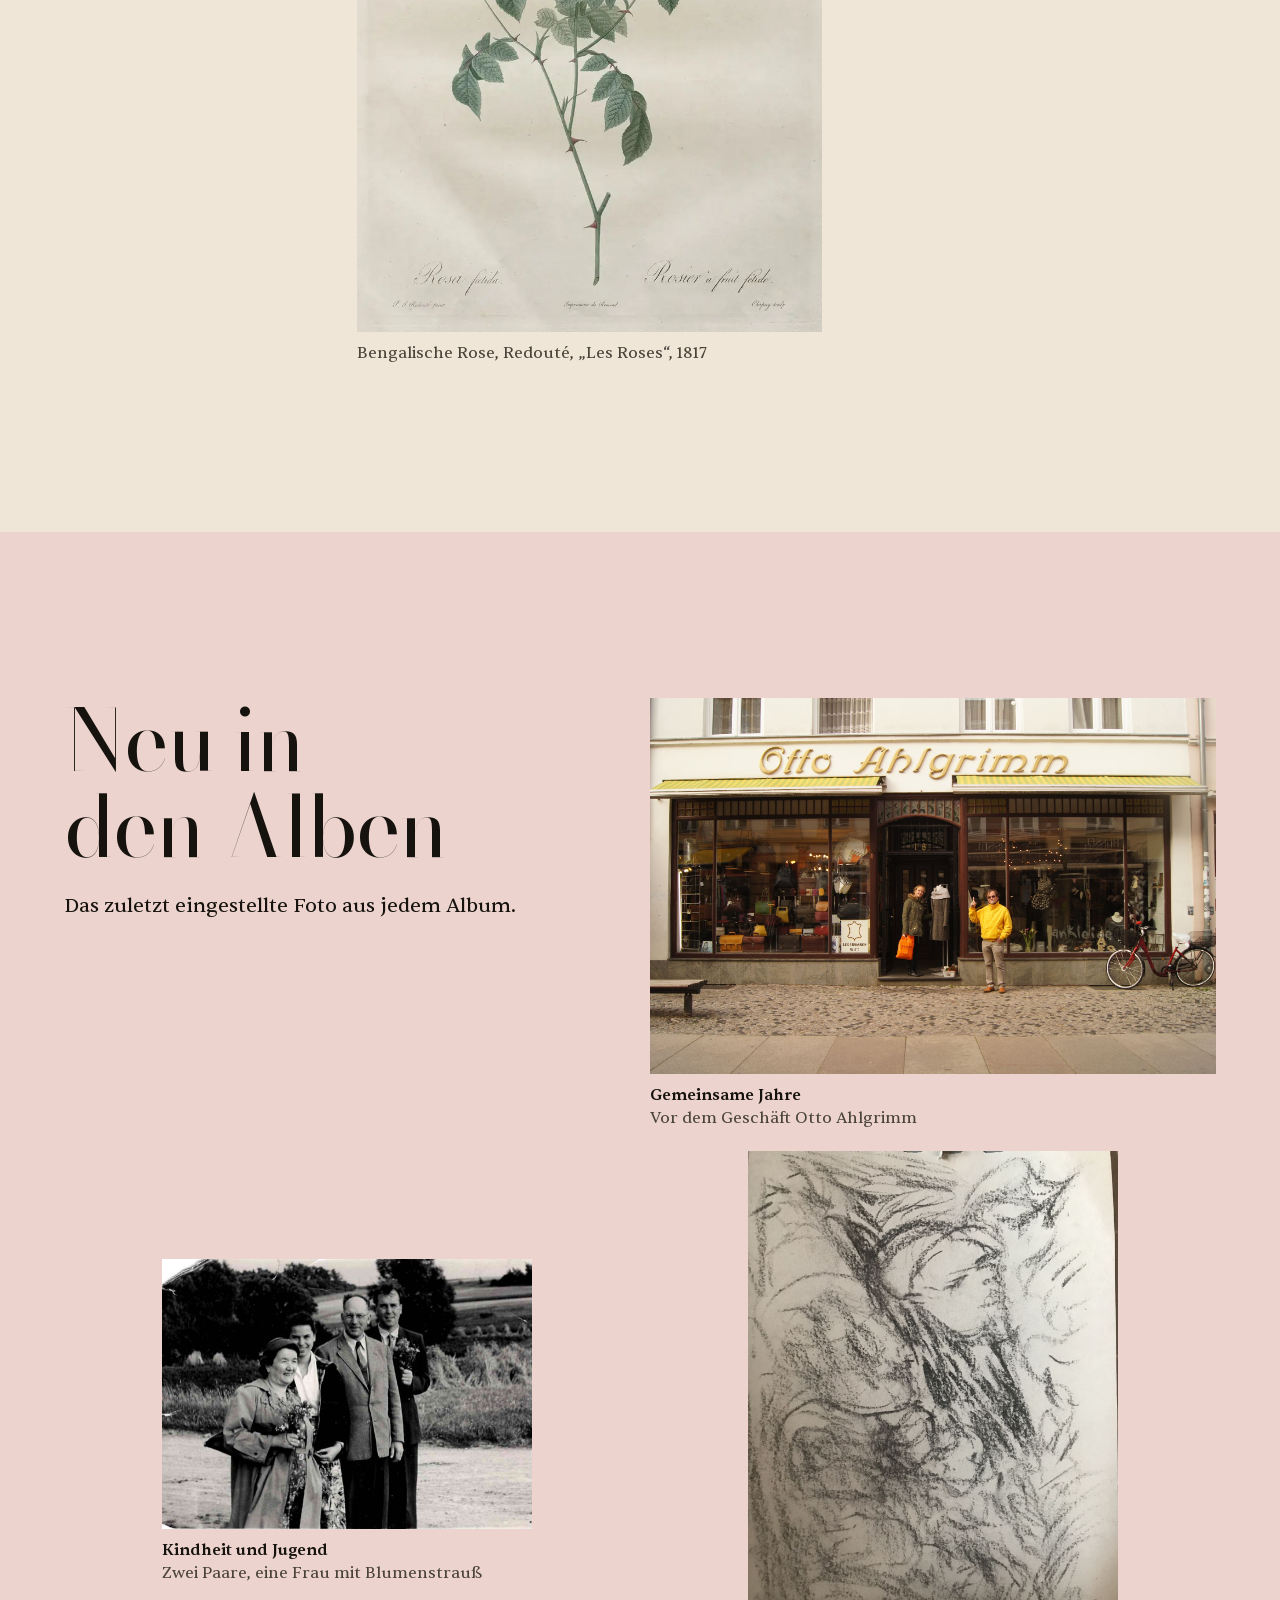
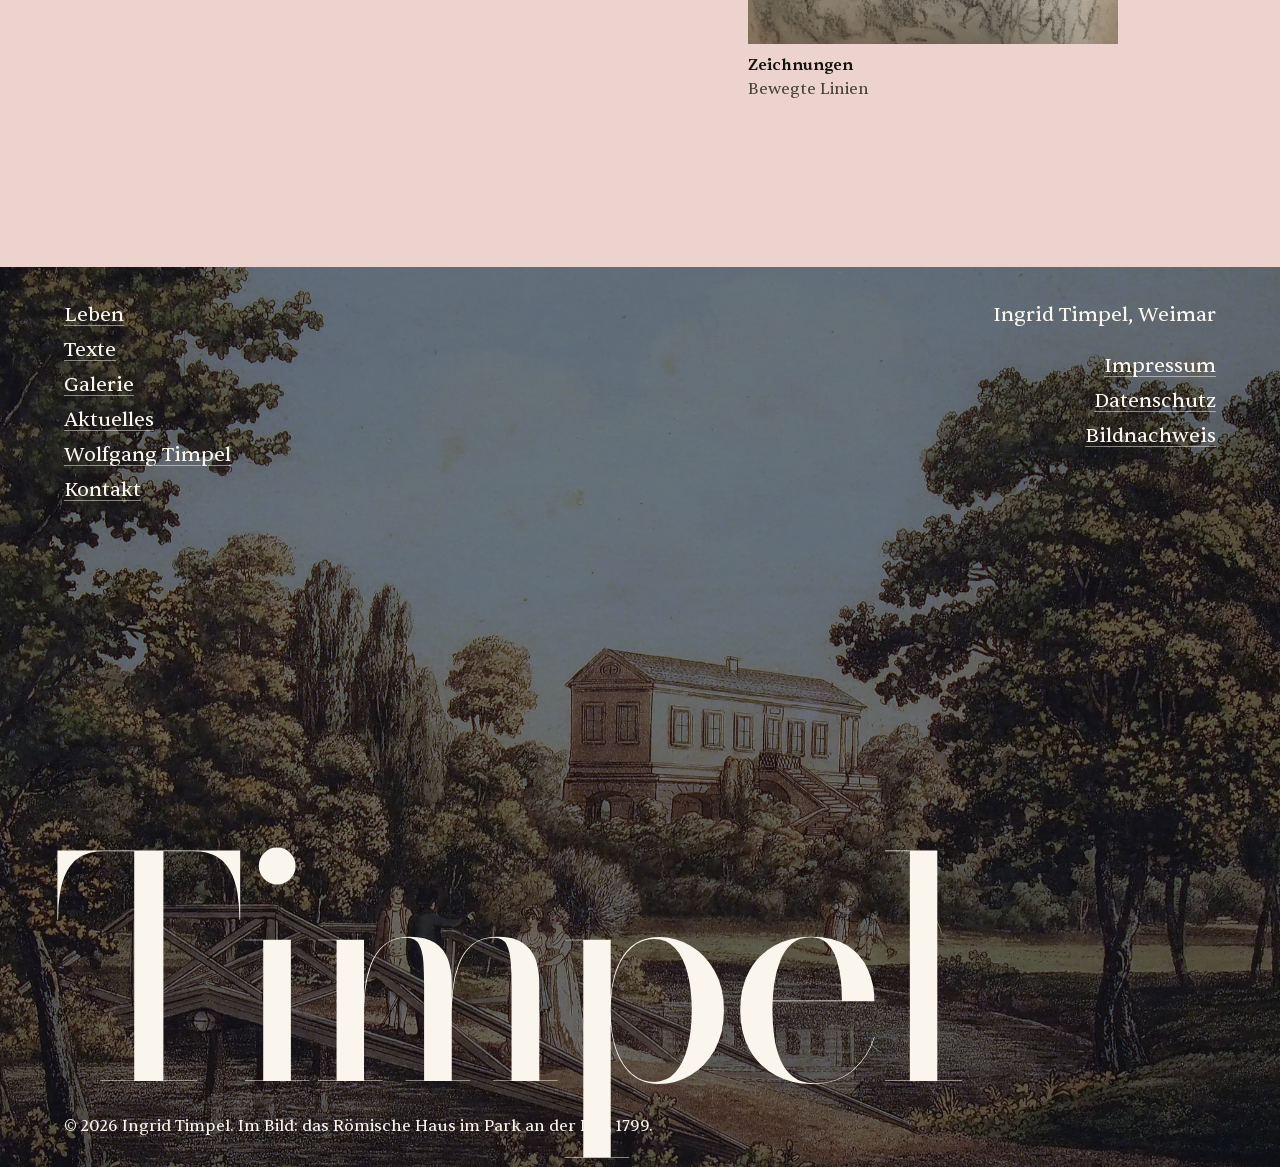
<file: aktuelles.html>
<!doctype html>
<html lang="de">
<head>
  <meta charset="utf-8">
  <meta name="viewport" content="width=device-width, initial-scale=1">
  <title>Aktuelles · Ingrid und Wolfgang Timpel</title>
  <meta name="description" content="Neues von Ingrid Timpel aus Weimar.">
  <meta name="theme-color" content="#EFE6D8">
  <meta name="robots" content="noindex, nofollow">
  <link rel="icon" href="favicon.svg" type="image/svg+xml">
  <link rel="preload" href="vendor/fonts/bodoni-moda-latin.woff2" as="font" type="font/woff2" crossorigin>
  <link rel="preload" href="vendor/fonts/sentient-400.woff2" as="font" type="font/woff2" crossorigin>
  <link rel="stylesheet" href="css/site.css">
  <script>
    document.documentElement.classList.add('js');
    // Einladungs- und Passwort-Links aus Netlify Identity führen in den Editor
    if (/(invite|recovery|confirmation|email_change)_token=/.test(location.hash)) location.replace('/admin/' + location.hash);
  </script>
  <script src="js/site.js" defer></script>
</head>
<body>
  <!-- Zierleiste im Stil der Weimarer Klassik: Linie, Rosette, Linie -->
  <svg width="0" height="0" style="position:absolute" aria-hidden="true" focusable="false">
    <symbol id="zier" viewBox="0 0 160 16">
      <path d="M0 8H62M98 8H160" fill="none" stroke="currentColor" stroke-width="1"/>
      <g fill="currentColor" transform="translate(80 8)">
        <ellipse rx="2.6" ry="6.4"/><ellipse rx="2.6" ry="6.4" transform="rotate(90)"/>
        <ellipse rx="1.7" ry="4.6" transform="rotate(45)"/><ellipse rx="1.7" ry="4.6" transform="rotate(-45)"/>
      </g>
      <circle cx="70" cy="8" r="1.4" fill="currentColor"/><circle cx="90" cy="8" r="1.4" fill="currentColor"/>
    </symbol>
  </svg>
  <a class="skip-link" href="#inhalt">Zum Inhalt springen</a>

  <header class="site-head">
    <a class="wordmark" translate="no" href="index.html" aria-label="Ingrid und Wolfgang Timpel, zur Startseite">Ingrid &amp; Wolfgang Timpel</a>
    <button class="menu-toggle" type="button" aria-expanded="false" aria-controls="hauptmenue">Menü</button>
    <nav class="site-nav" id="hauptmenue" aria-label="Hauptmenü">
      <ul>
        <li><a href="leben.html">Leben</a></li>
        <li><a href="texte.html">Texte</a></li>
        <li><a href="galerie.html">Galerie</a></li>
        <li><a href="aktuelles.html">Aktuelles</a></li>
        <li><a href="wolfgang.html">Wolfgang Timpel</a></li>
      </ul>
      <a class="btn" href="kontakt.html">Kontakt</a>
    </nav>
  </header>

  <main id="inhalt">
    <section class="page-hero grid" aria-labelledby="titel">
      <h1 id="titel" data-reveal="self">Aktuelles</h1>
      <p class="page-hero__sub" data-reveal="self">Neues von Ingrid Timpel: kleine Nachrichten, Gedanken und Fundstücke aus Weimar.</p>
      <figure class="page-hero__photo" data-drift="0.06">
        <div class="frame"><img src="img/weimar-markt.webp" width="1400" height="934" fetchpriority="high" alt="Der Markt in Weimar mit Rathaus, Fotografie von 1912"></div>
        <figcaption>Der Markt in Weimar, 1912</figcaption>
      </figure>
    </section>

    <section class="entries mt-section" aria-label="Einträge">
      <article class="entry grid" id="willkommen-im-garten" data-reveal>
        <p class="entry__meta"><time datetime="2026-10-23">23. Oktober 2026</time></p>
        <div class="entry__body">
          <h2>Willkommen im Garten</h2>
          <div class="prose prose--initial"><p>Auf dieser Seite sammle ich, was mir wichtig ist: meinen Lebensbericht, meine Gedichte und Gedankenspiele, Fotos aus unseren Alben und die Arbeit meines Mannes Wolfgang. Ich freue mich, wenn Sie vorbeischauen, und noch mehr, wenn Sie mir schreiben.</p>
</div>
          <figure class="entry__fig">
            <div class="frame"><img src="img/rose-indica.webp" width="800" height="1083" loading="lazy" alt="Bengalische Rose mit rosa Blüten, Kupferstich aus Redoutés „Les Roses“, 1817"></div>
            <figcaption>Bengalische Rose, Redouté, „Les Roses“, 1817</figcaption>
          </figure>
        </div>
      </article>
    </section>

    <section class="album-news grid field-rose" aria-labelledby="neu-alben">
      <div class="album-news__head" data-reveal>
        <h2 id="neu-alben">Neu in den Alben</h2>
        <p>Das zuletzt eingestellte Foto aus jedem Album.</p>
      </div>
      <figure class="album-news__item n1" data-reveal>
        <a href="galerie.html#familie">
          <div class="frame"><img src="img/uploads/dsc08442.jpg" width="2000" height="1329" loading="lazy" alt="Vor dem Geschäft Otto Ahlgrimm"></div>
          <figcaption><strong>Gemeinsame Jahre</strong> Vor dem Geschäft Otto Ahlgrimm</figcaption>
        </a>
      </figure>
      <figure class="album-news__item n2" data-reveal>
        <a href="galerie.html#kindheit">
          <div class="frame"><img src="img/uploads/timpel80.jpg" width="640" height="467" loading="lazy" alt="Zwei Paare, eine Frau mit Blumenstrauß"></div>
          <figcaption><strong>Kindheit und Jugend</strong> Zwei Paare, eine Frau mit Blumenstrauß</figcaption>
        </a>
      </figure>
      <figure class="album-news__item n3" data-reveal>
        <a href="galerie.html#zeichnungen">
          <div class="frame"><img src="img/uploads/zeichnung-img-5971-2.jpg" width="1350" height="1800" loading="lazy" alt="Zeichnung: Bewegte Linien"></div>
          <figcaption><strong>Zeichnungen</strong> Bewegte Linien</figcaption>
        </a>
      </figure>
    </section>
  

  </main>

  <footer class="site-foot">
    <div class="site-foot__bg" data-zoom><img src="img/roemisches-haus.webp" width="2400" height="1591" loading="lazy" alt="Kolorierte Ansicht von 1799: das Römische Haus im Park an der Ilm in Weimar"></div>
    <div class="site-foot__top">
      <nav aria-label="Seiten">
        <ul>
          <li><a href="leben.html">Leben</a></li>
          <li><a href="texte.html">Texte</a></li>
          <li><a href="galerie.html">Galerie</a></li>
          <li><a href="aktuelles.html">Aktuelles</a></li>
          <li><a href="wolfgang.html">Wolfgang Timpel</a></li>
          <li><a href="kontakt.html">Kontakt</a></li>
        </ul>
      </nav>
      <div class="site-foot__contact">
        <p>Ingrid Timpel, Weimar</p>
        <ul>
          <li><a href="impressum.html">Impressum</a></li>
          <li><a href="datenschutz.html">Datenschutz</a></li>
          <li><a href="bildnachweis.html">Bildnachweis</a></li>
        </ul>
      </div>
    </div>
    <div>
      <p class="site-foot__name" translate="no" aria-hidden="true">Timpel</p>
      <p class="site-foot__legal">© 2026 Ingrid Timpel. Im Bild: das Römische Haus im Park an der Ilm, 1799.</p>
    </div>
  </footer>
</body>
</html>
</file>
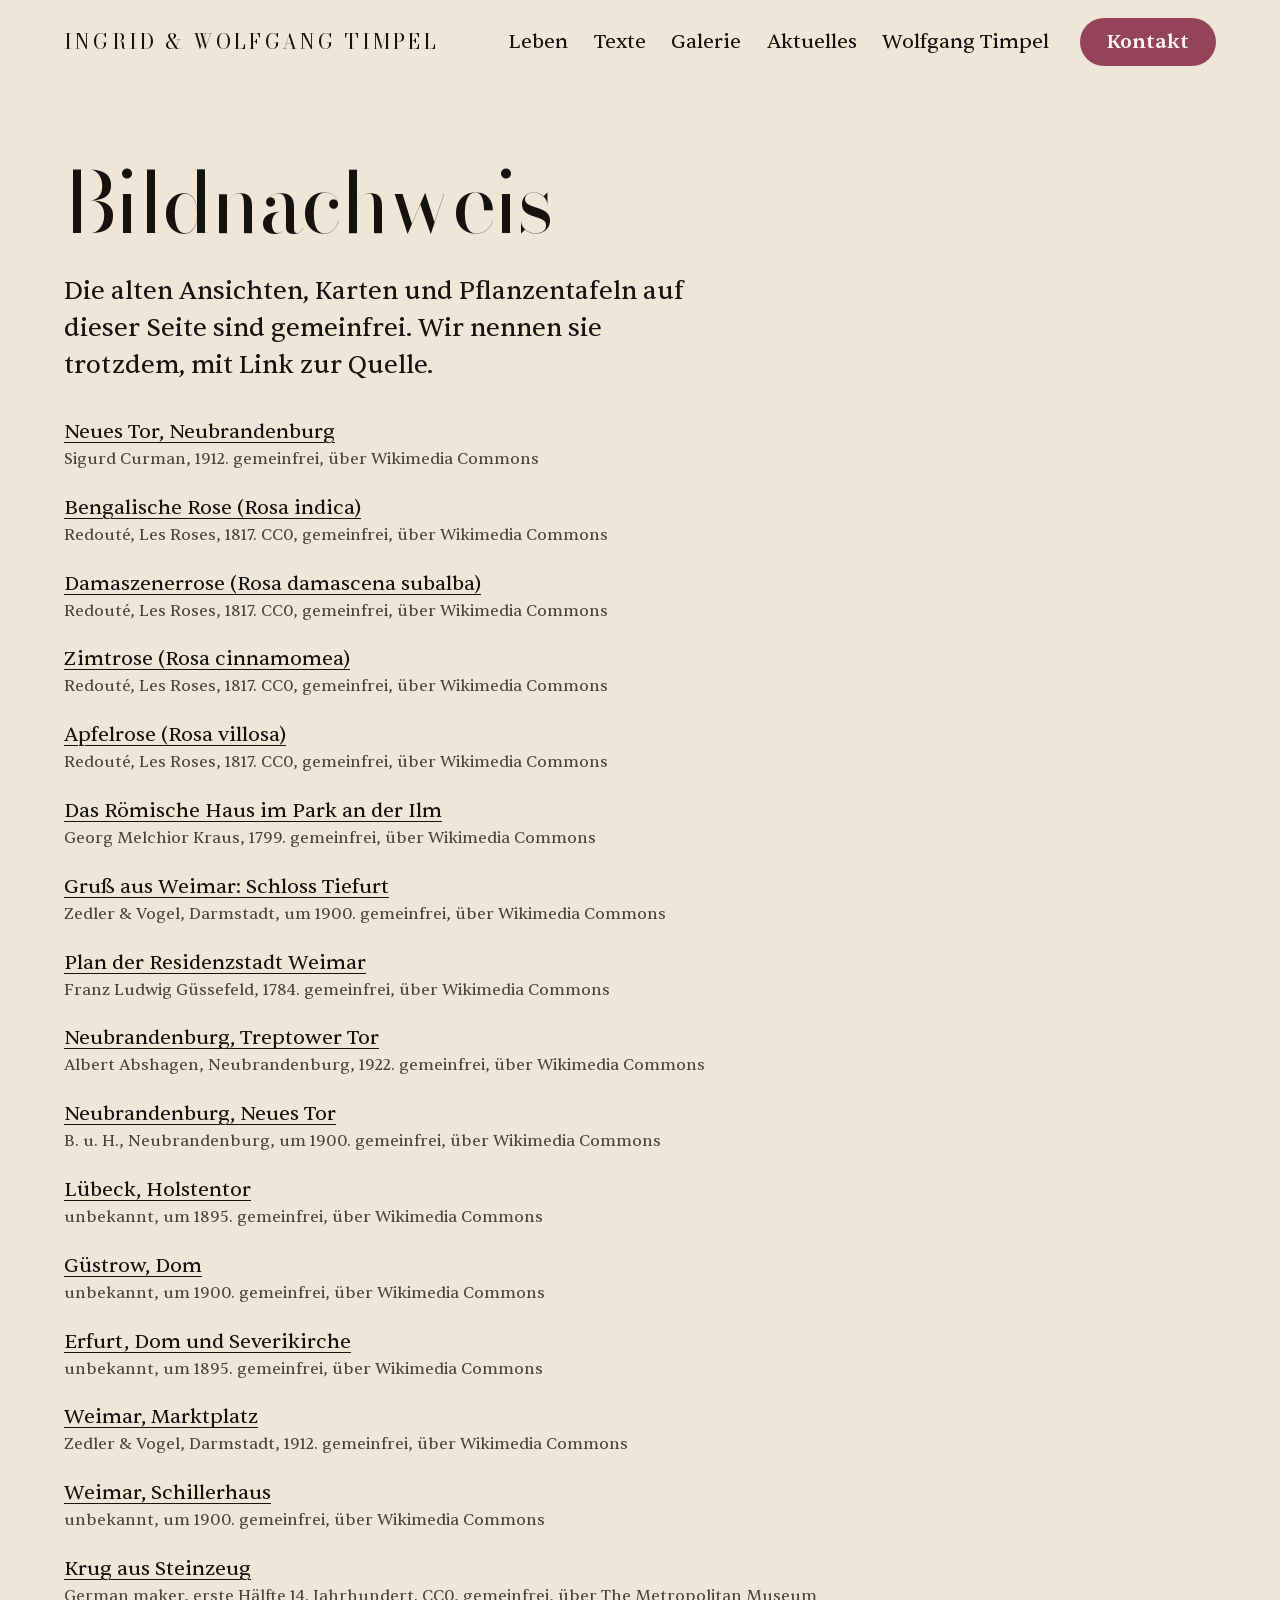
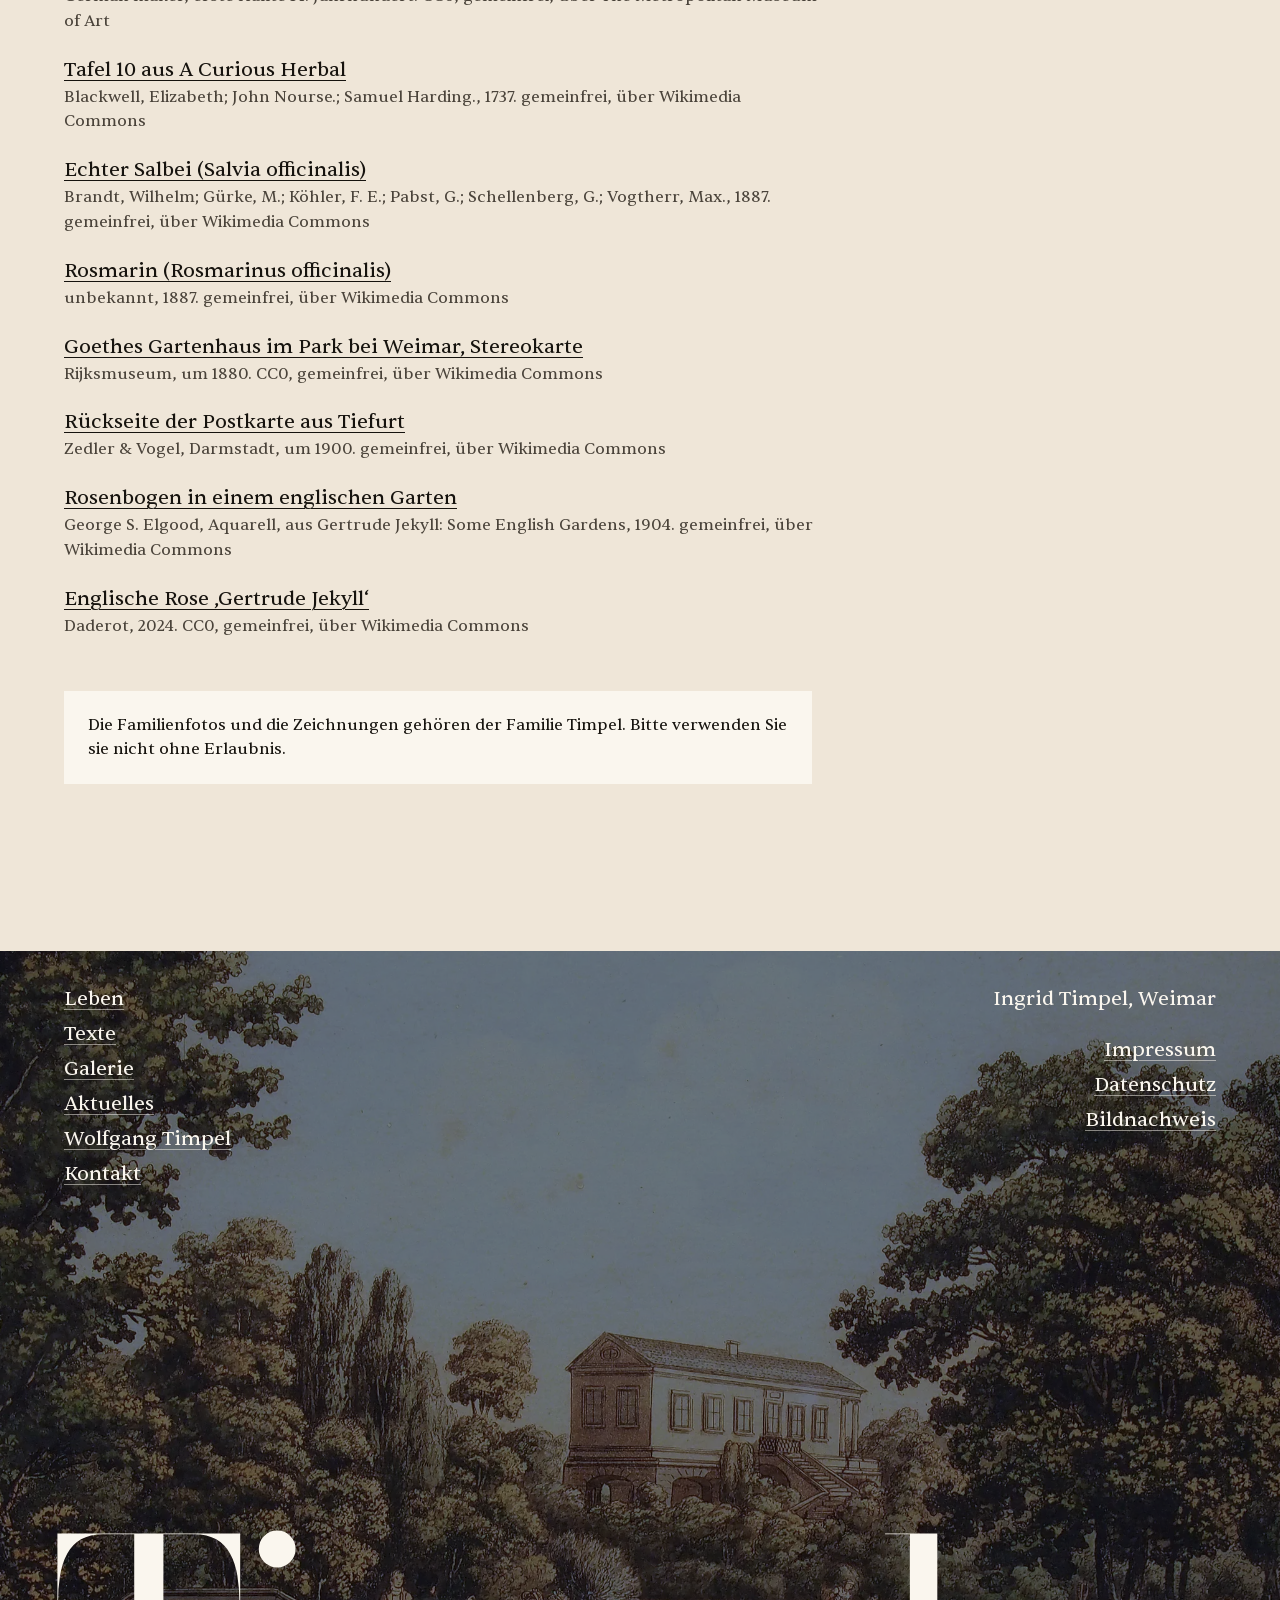
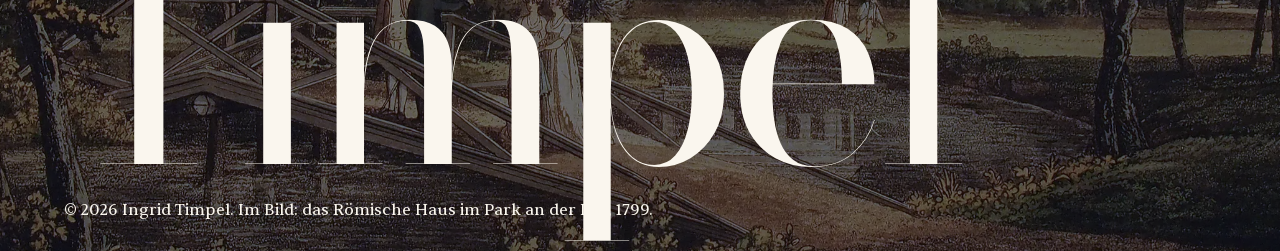
<file: bildnachweis.html>
<!doctype html>
<html lang="de">
<head>
  <meta charset="utf-8">
  <meta name="viewport" content="width=device-width, initial-scale=1">
  <title>Bildnachweis · Ingrid und Wolfgang Timpel</title>
  <meta name="description" content="Woher die Bilder auf dieser Seite stammen.">
  <meta name="theme-color" content="#EFE6D8">
  <meta name="robots" content="noindex, nofollow">
  <link rel="icon" href="favicon.svg" type="image/svg+xml">
  <link rel="preload" href="vendor/fonts/bodoni-moda-latin.woff2" as="font" type="font/woff2" crossorigin>
  <link rel="preload" href="vendor/fonts/sentient-400.woff2" as="font" type="font/woff2" crossorigin>
  <link rel="stylesheet" href="css/site.css">
  <script>
    document.documentElement.classList.add('js');
    // Einladungs- und Passwort-Links aus Netlify Identity führen in den Editor
    if (/(invite|recovery|confirmation|email_change)_token=/.test(location.hash)) location.replace('/admin/' + location.hash);
  </script>
  <script src="js/site.js" defer></script>
</head>
<body>
  <!-- Zierleiste im Stil der Weimarer Klassik: Linie, Rosette, Linie -->
  <svg width="0" height="0" style="position:absolute" aria-hidden="true" focusable="false">
    <symbol id="zier" viewBox="0 0 160 16">
      <path d="M0 8H62M98 8H160" fill="none" stroke="currentColor" stroke-width="1"/>
      <g fill="currentColor" transform="translate(80 8)">
        <ellipse rx="2.6" ry="6.4"/><ellipse rx="2.6" ry="6.4" transform="rotate(90)"/>
        <ellipse rx="1.7" ry="4.6" transform="rotate(45)"/><ellipse rx="1.7" ry="4.6" transform="rotate(-45)"/>
      </g>
      <circle cx="70" cy="8" r="1.4" fill="currentColor"/><circle cx="90" cy="8" r="1.4" fill="currentColor"/>
    </symbol>
  </svg>
  <a class="skip-link" href="#inhalt">Zum Inhalt springen</a>

  <header class="site-head">
    <a class="wordmark" translate="no" href="index.html" aria-label="Ingrid und Wolfgang Timpel, zur Startseite">Ingrid &amp; Wolfgang Timpel</a>
    <button class="menu-toggle" type="button" aria-expanded="false" aria-controls="hauptmenue">Menü</button>
    <nav class="site-nav" id="hauptmenue" aria-label="Hauptmenü">
      <ul>
        <li><a href="leben.html">Leben</a></li>
        <li><a href="texte.html">Texte</a></li>
        <li><a href="galerie.html">Galerie</a></li>
        <li><a href="aktuelles.html">Aktuelles</a></li>
        <li><a href="wolfgang.html">Wolfgang Timpel</a></li>
      </ul>
      <a class="btn" href="kontakt.html">Kontakt</a>
    </nav>
  </header>

  <main id="inhalt">
    <section class="legal grid" aria-labelledby="titel">
      <div class="legal__body">
        <h1 id="titel">Bildnachweis</h1>
        <p class="page-hero__sub">Die alten Ansichten, Karten und Pflanzentafeln auf dieser Seite sind gemeinfrei. Wir nennen sie trotzdem, mit Link zur Quelle.</p>
        <ul class="credits">
          <li><a href="https://commons.wikimedia.org/wiki/File:Neue_Tor,_Neubrandenburg_-_TEK_-_TEKA0117759.tif">Neues Tor, Neubrandenburg</a><span>Sigurd Curman, 1912. gemeinfrei, über Wikimedia Commons</span></li>
          <li><a href="https://commons.wikimedia.org/wiki/File:Henry_Joseph_Redout%C3%A9_-_Les_Roses-_Rosa_indica_-_1955.473_-_Cleveland_Museum_of_Art.jpg">Bengalische Rose (Rosa indica)</a><span>Redouté, Les Roses, 1817. CC0, gemeinfrei, über Wikimedia Commons</span></li>
          <li><a href="https://commons.wikimedia.org/wiki/File:Henry_Joseph_Redout%C3%A9_-_Les_Roses-_Rosa_Damascena,_subalba_-_1965.291_-_Cleveland_Museum_of_Art.jpg">Damaszenerrose (Rosa damascena subalba)</a><span>Redouté, Les Roses, 1817. CC0, gemeinfrei, über Wikimedia Commons</span></li>
          <li><a href="https://commons.wikimedia.org/wiki/File:Henry_Joseph_Redout%C3%A9_-_Les_Roses-_Rosa_cinnamomea_-_1955.472_-_Cleveland_Museum_of_Art.jpg">Zimtrose (Rosa cinnamomea)</a><span>Redouté, Les Roses, 1817. CC0, gemeinfrei, über Wikimedia Commons</span></li>
          <li><a href="https://commons.wikimedia.org/wiki/File:Henry_Joseph_Redout%C3%A9_-_Les_Roses-_Rosa_Villosa_Terebenthina_-_1965.296_-_Cleveland_Museum_of_Art.jpg">Apfelrose (Rosa villosa)</a><span>Redouté, Les Roses, 1817. CC0, gemeinfrei, über Wikimedia Commons</span></li>
          <li><a href="https://commons.wikimedia.org/wiki/File:Weimar_R%C3%B6misches_Haus_an_der_Ilm@Goethe-Nationalmuseum_(1).jpg">Das Römische Haus im Park an der Ilm</a><span>Georg Melchior Kraus, 1799. gemeinfrei, über Wikimedia Commons</span></li>
          <li><a href="https://commons.wikimedia.org/wiki/File:Weimar,_Th%C3%BCringen_-_Schloss_Tiefurt_(Zeno_Ansichtskarten).jpg">Gruß aus Weimar: Schloss Tiefurt</a><span>Zedler &amp; Vogel, Darmstadt, um 1900. gemeinfrei, über Wikimedia Commons</span></li>
          <li><a href="https://commons.wikimedia.org/wiki/File:Weimar,_Stadtplan_von_Franz_Ludwig_G%C3%BCssefeld,_1784.jpg">Plan der Residenzstadt Weimar</a><span>Franz Ludwig Güssefeld, 1784. gemeinfrei, über Wikimedia Commons</span></li>
          <li><a href="https://commons.wikimedia.org/wiki/File:Neubrandenburg,_Mecklenburg-Vorpommern_-_Treptower_Tor_(Zeno_Ansichtskarten).jpg">Neubrandenburg, Treptower Tor</a><span>Albert Abshagen, Neubrandenburg, 1922. gemeinfrei, über Wikimedia Commons</span></li>
          <li><a href="https://commons.wikimedia.org/wiki/File:Neubrandenburg,_Mecklenburg-Vorpommern_-_Neues_Tor_(Zeno_Ansichtskarten).jpg">Neubrandenburg, Neues Tor</a><span>B. u. H., Neubrandenburg, um 1900. gemeinfrei, über Wikimedia Commons</span></li>
          <li><a href="https://commons.wikimedia.org/wiki/File:Holstengate,_Lubeck,_Germany-LCCN2002713941.jpg">Lübeck, Holstentor</a><span>unbekannt, um 1895. gemeinfrei, über Wikimedia Commons</span></li>
          <li><a href="https://commons.wikimedia.org/wiki/File:G%C3%BCstrow_(Meckl.),_Mecklenburg-Vorpommern_-_Dom_(Zeno_Ansichtskarten).jpg">Güstrow, Dom</a><span>unbekannt, um 1900. gemeinfrei, über Wikimedia Commons</span></li>
          <li><a href="https://commons.wikimedia.org/wiki/File:Cathedral_and_picture_of_Mary,_Erfurt,_Thuringia,_Germany-LCCN2002720717.jpg">Erfurt, Dom und Severikirche</a><span>unbekannt, um 1895. gemeinfrei, über Wikimedia Commons</span></li>
          <li><a href="https://commons.wikimedia.org/wiki/File:Weimar,_Th%C3%BCringen_-_Marktplatz_(Zeno_Ansichtskarten).jpg">Weimar, Marktplatz</a><span>Zedler &amp; Vogel, Darmstadt, 1912. gemeinfrei, über Wikimedia Commons</span></li>
          <li><a href="https://commons.wikimedia.org/wiki/File:Schillerhaus_Weimar_1900.jpg">Weimar, Schillerhaus</a><span>unbekannt, um 1900. gemeinfrei, über Wikimedia Commons</span></li>
          <li><a href="https://www.metmuseum.org/art/collection/search/466230">Krug aus Steinzeug</a><span>German maker, erste Hälfte 14. Jahrhundert. CC0, gemeinfrei, über The Metropolitan Museum of Art</span></li>
          <li><a href="https://commons.wikimedia.org/wiki/File:A_curious_herbal_(Plate_10)_BHL296149.jpg">Tafel 10 aus A Curious Herbal</a><span>Blackwell, Elizabeth; John Nourse.; Samuel Harding., 1737. gemeinfrei, über Wikimedia Commons</span></li>
          <li><a href="https://commons.wikimedia.org/wiki/File:K%C3%B6hler%27s_Medizinal-Pflanzen_in_naturgetreuen_Abbildungen_mit_kurz_erl%C3%A4uterndem_Texte_(Plate_38)_BHL303638.jpg">Echter Salbei (Salvia officinalis)</a><span>Brandt, Wilhelm; Gürke, M.; Köhler, F. E.; Pabst, G.; Schellenberg, G.; Vogtherr, Max., 1887. gemeinfrei, über Wikimedia Commons</span></li>
          <li><a href="https://commons.wikimedia.org/wiki/File:K%C3%B6hler_Rosmarin1.jpg">Rosmarin (Rosmarinus officinalis)</a><span>unbekannt, 1887. gemeinfrei, über Wikimedia Commons</span></li>
          <li><a href="https://commons.wikimedia.org/wiki/File:Het_tuinhuis_van_Goethe_in_Weimar_Goethe%27s_Gartenhaus_im_Park_bei_Weimar_(titel_op_object)_Ansichten_von_Deutschland_Th%C3%BCringen_und_Th%C3%BCringer_Wald_(serietitel_op_object),_RP-F-F13501.jpg">Goethes Gartenhaus im Park bei Weimar, Stereokarte</a><span>Rijksmuseum, um 1880. CC0, gemeinfrei, über Wikimedia Commons</span></li>
          <li><a href="https://commons.wikimedia.org/wiki/File:Weimar,_Th%C3%BCringen_-_Schloss_Tiefurt_(back)_(Zeno_Ansichtskarten).jpg">Rückseite der Postkarte aus Tiefurt</a><span>Zedler &amp; Vogel, Darmstadt, um 1900. gemeinfrei, über Wikimedia Commons</span></li>
          <li><a href="https://commons.wikimedia.org/wiki/File:Some_English_gardens;_(1904)_(14582456957).jpg">Rosenbogen in einem englischen Garten</a><span>George S. Elgood, Aquarell, aus Gertrude Jekyll: Some English Gardens, 1904. gemeinfrei, über Wikimedia Commons</span></li>
          <li><a href="https://commons.wikimedia.org/wiki/File:Rosa_%27Gertrude_Jekyll%27_-_Lady_Norwood_Rose_Garden_-_Wellington_Botanic_Garden_-_Wellington,_NZ_-_DSC09329.jpg">Englische Rose ‚Gertrude Jekyll‘</a><span>Daderot, 2024. CC0, gemeinfrei, über Wikimedia Commons</span></li>
        </ul>
        <p class="note-box">Die Familienfotos und die Zeichnungen gehören der Familie Timpel. Bitte verwenden Sie sie nicht ohne Erlaubnis.</p>
      </div>
    </section>
  

  </main>

  <footer class="site-foot">
    <div class="site-foot__bg" data-zoom><img src="img/roemisches-haus.webp" width="2400" height="1591" loading="lazy" alt="Kolorierte Ansicht von 1799: das Römische Haus im Park an der Ilm in Weimar"></div>
    <div class="site-foot__top">
      <nav aria-label="Seiten">
        <ul>
          <li><a href="leben.html">Leben</a></li>
          <li><a href="texte.html">Texte</a></li>
          <li><a href="galerie.html">Galerie</a></li>
          <li><a href="aktuelles.html">Aktuelles</a></li>
          <li><a href="wolfgang.html">Wolfgang Timpel</a></li>
          <li><a href="kontakt.html">Kontakt</a></li>
        </ul>
      </nav>
      <div class="site-foot__contact">
        <p>Ingrid Timpel, Weimar</p>
        <ul>
          <li><a href="impressum.html">Impressum</a></li>
          <li><a href="datenschutz.html">Datenschutz</a></li>
          <li><a href="bildnachweis.html">Bildnachweis</a></li>
        </ul>
      </div>
    </div>
    <div>
      <p class="site-foot__name" translate="no" aria-hidden="true">Timpel</p>
      <p class="site-foot__legal">© 2026 Ingrid Timpel. Im Bild: das Römische Haus im Park an der Ilm, 1799.</p>
    </div>
  </footer>
</body>
</html>
</file>
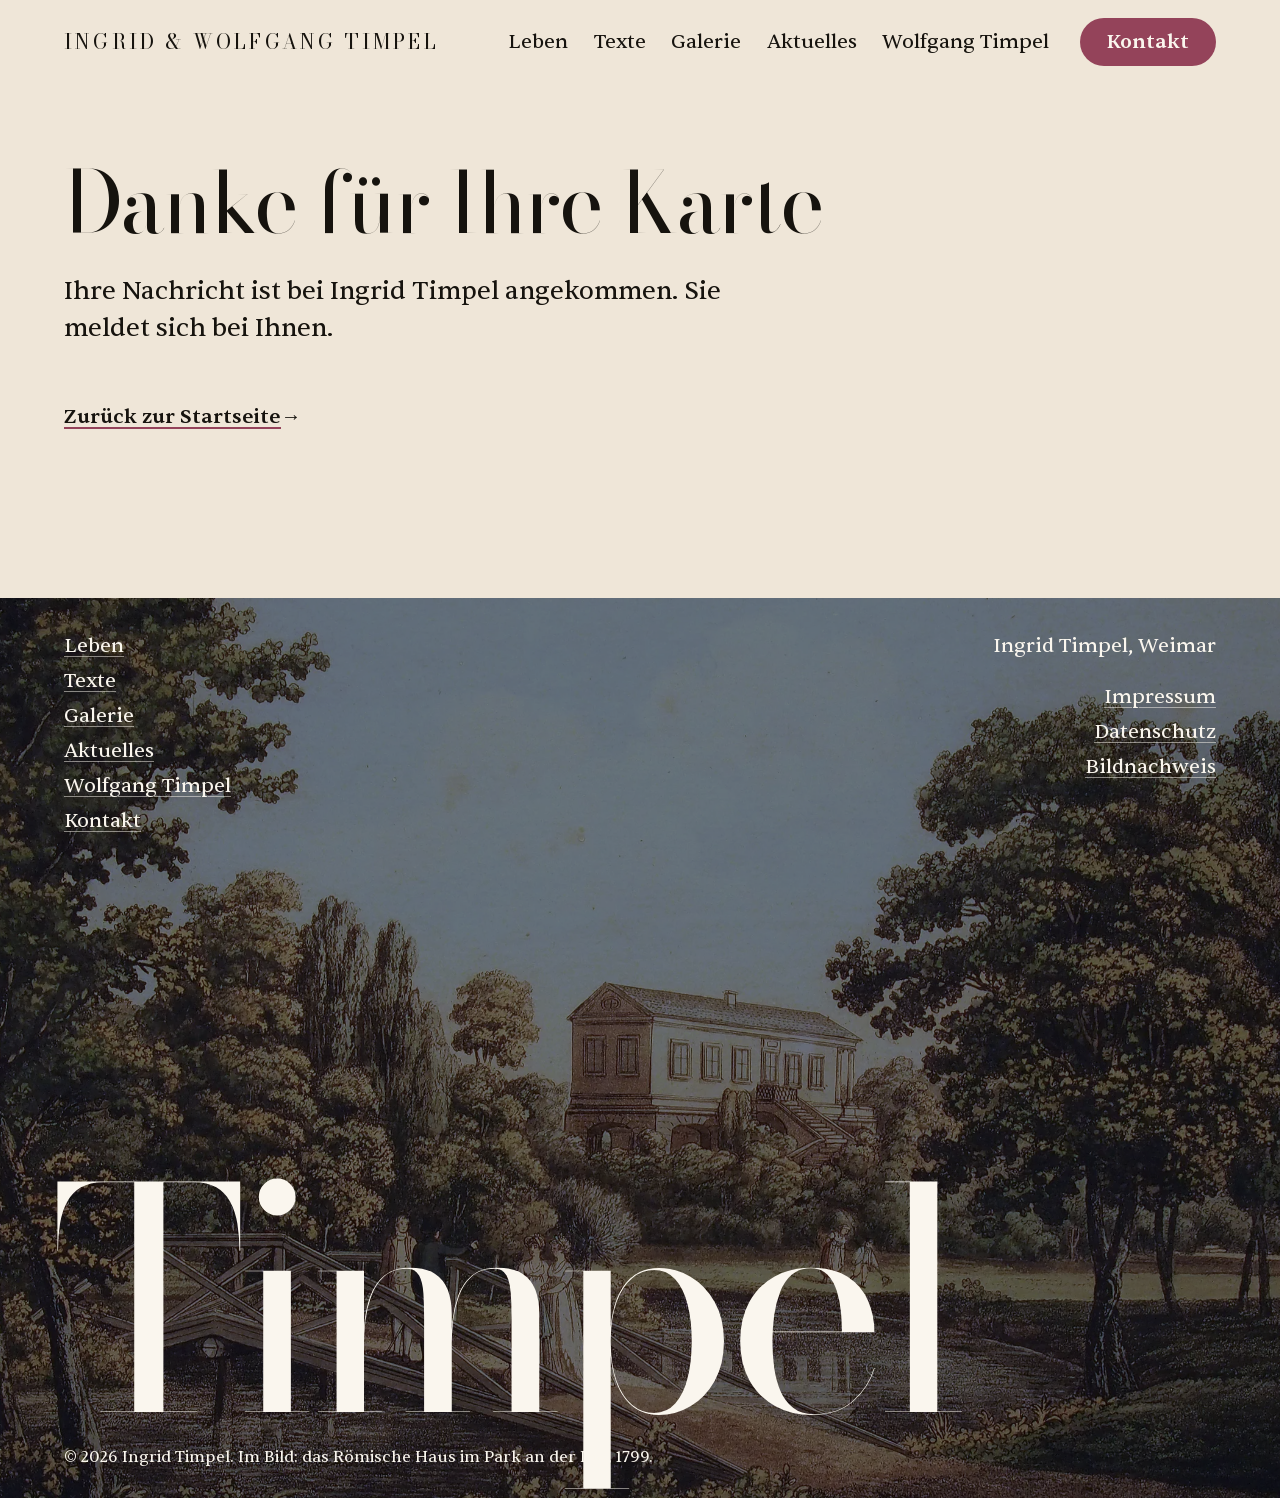
<file: danke.html>
<!doctype html>
<html lang="de">
<head>
  <meta charset="utf-8">
  <meta name="viewport" content="width=device-width, initial-scale=1">
  <title>Danke · Ingrid und Wolfgang Timpel</title>
  <meta name="description" content="Ihre Nachricht ist angekommen.">
  <meta name="theme-color" content="#EFE6D8">
  <meta name="robots" content="noindex, nofollow">
  <link rel="icon" href="favicon.svg" type="image/svg+xml">
  <link rel="preload" href="vendor/fonts/bodoni-moda-latin.woff2" as="font" type="font/woff2" crossorigin>
  <link rel="preload" href="vendor/fonts/sentient-400.woff2" as="font" type="font/woff2" crossorigin>
  <link rel="stylesheet" href="css/site.css">
  <script>
    document.documentElement.classList.add('js');
    // Einladungs- und Passwort-Links aus Netlify Identity führen in den Editor
    if (/(invite|recovery|confirmation|email_change)_token=/.test(location.hash)) location.replace('/admin/' + location.hash);
  </script>
  <script src="js/site.js" defer></script>
</head>
<body>
  <!-- Zierleiste im Stil der Weimarer Klassik: Linie, Rosette, Linie -->
  <svg width="0" height="0" style="position:absolute" aria-hidden="true" focusable="false">
    <symbol id="zier" viewBox="0 0 160 16">
      <path d="M0 8H62M98 8H160" fill="none" stroke="currentColor" stroke-width="1"/>
      <g fill="currentColor" transform="translate(80 8)">
        <ellipse rx="2.6" ry="6.4"/><ellipse rx="2.6" ry="6.4" transform="rotate(90)"/>
        <ellipse rx="1.7" ry="4.6" transform="rotate(45)"/><ellipse rx="1.7" ry="4.6" transform="rotate(-45)"/>
      </g>
      <circle cx="70" cy="8" r="1.4" fill="currentColor"/><circle cx="90" cy="8" r="1.4" fill="currentColor"/>
    </symbol>
  </svg>
  <a class="skip-link" href="#inhalt">Zum Inhalt springen</a>

  <header class="site-head">
    <a class="wordmark" translate="no" href="index.html" aria-label="Ingrid und Wolfgang Timpel, zur Startseite">Ingrid &amp; Wolfgang Timpel</a>
    <button class="menu-toggle" type="button" aria-expanded="false" aria-controls="hauptmenue">Menü</button>
    <nav class="site-nav" id="hauptmenue" aria-label="Hauptmenü">
      <ul>
        <li><a href="leben.html">Leben</a></li>
        <li><a href="texte.html">Texte</a></li>
        <li><a href="galerie.html">Galerie</a></li>
        <li><a href="aktuelles.html">Aktuelles</a></li>
        <li><a href="wolfgang.html">Wolfgang Timpel</a></li>
      </ul>
      <a class="btn" href="kontakt.html">Kontakt</a>
    </nav>
  </header>

  <main id="inhalt">
    <section class="legal grid" aria-labelledby="titel">
      <div class="legal__body">
        <h1 id="titel">Danke für Ihre Karte</h1>
        <p class="page-hero__sub">Ihre Nachricht ist bei Ingrid Timpel angekommen. Sie meldet sich bei Ihnen.</p>
        <a class="more" href="index.html">Zurück zur Startseite</a>
      </div>
    </section>
  

  </main>

  <footer class="site-foot">
    <div class="site-foot__bg" data-zoom><img src="img/roemisches-haus.webp" width="2400" height="1591" loading="lazy" alt="Kolorierte Ansicht von 1799: das Römische Haus im Park an der Ilm in Weimar"></div>
    <div class="site-foot__top">
      <nav aria-label="Seiten">
        <ul>
          <li><a href="leben.html">Leben</a></li>
          <li><a href="texte.html">Texte</a></li>
          <li><a href="galerie.html">Galerie</a></li>
          <li><a href="aktuelles.html">Aktuelles</a></li>
          <li><a href="wolfgang.html">Wolfgang Timpel</a></li>
          <li><a href="kontakt.html">Kontakt</a></li>
        </ul>
      </nav>
      <div class="site-foot__contact">
        <p>Ingrid Timpel, Weimar</p>
        <ul>
          <li><a href="impressum.html">Impressum</a></li>
          <li><a href="datenschutz.html">Datenschutz</a></li>
          <li><a href="bildnachweis.html">Bildnachweis</a></li>
        </ul>
      </div>
    </div>
    <div>
      <p class="site-foot__name" translate="no" aria-hidden="true">Timpel</p>
      <p class="site-foot__legal">© 2026 Ingrid Timpel. Im Bild: das Römische Haus im Park an der Ilm, 1799.</p>
    </div>
  </footer>
</body>
</html>
</file>
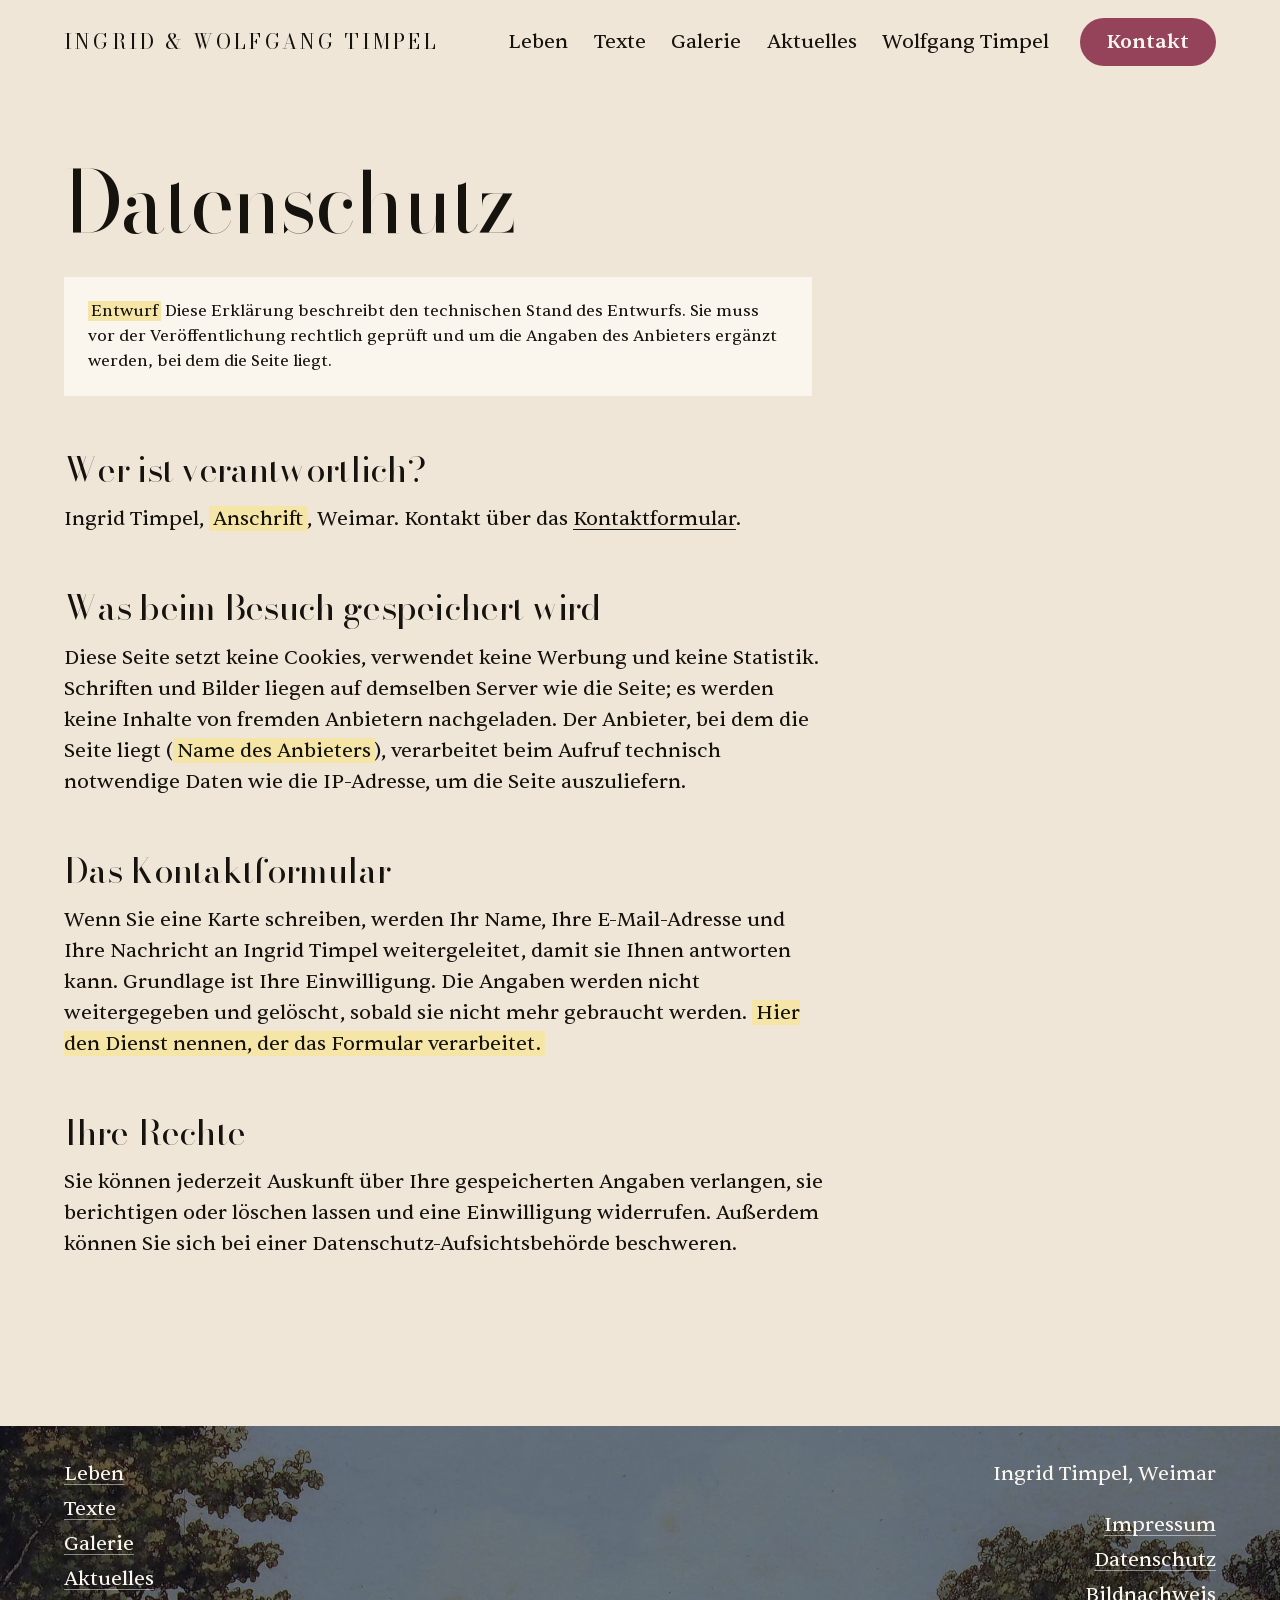
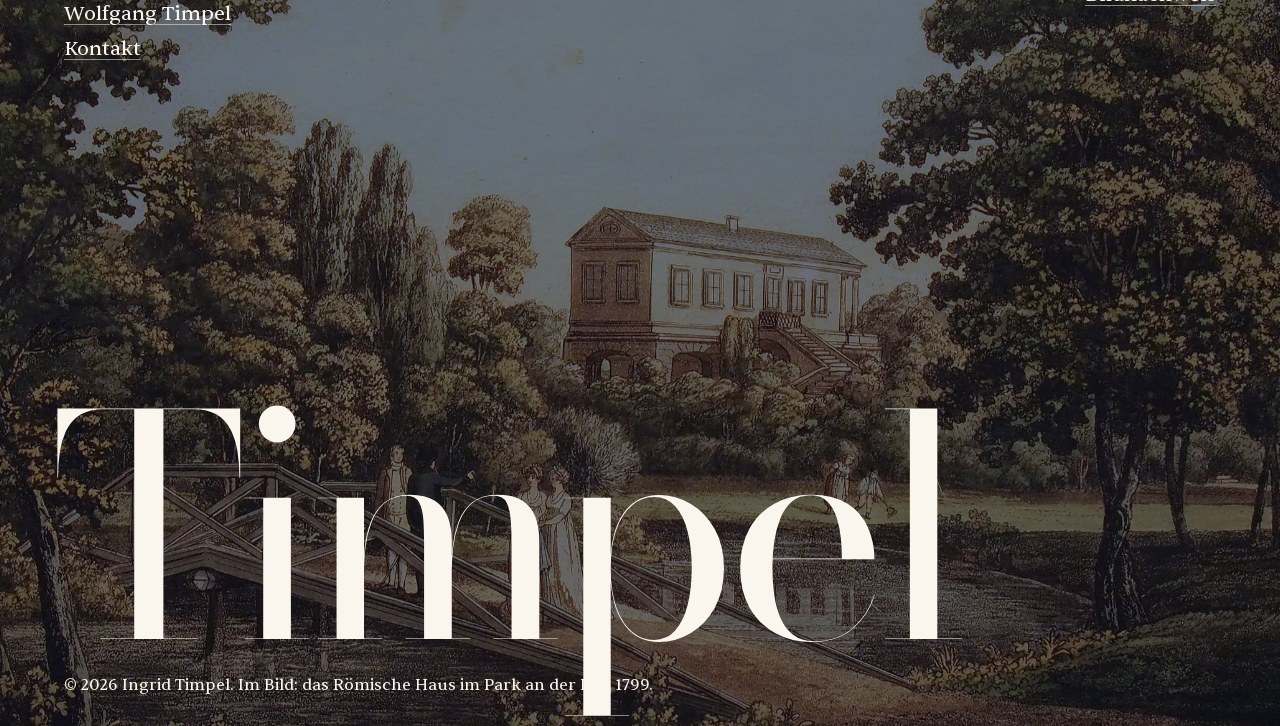
<file: datenschutz.html>
<!doctype html>
<html lang="de">
<head>
  <meta charset="utf-8">
  <meta name="viewport" content="width=device-width, initial-scale=1">
  <title>Datenschutz · Ingrid und Wolfgang Timpel</title>
  <meta name="description" content="Datenschutzerklärung der Seite von Ingrid und Wolfgang Timpel.">
  <meta name="theme-color" content="#EFE6D8">
  <meta name="robots" content="noindex, nofollow">
  <link rel="icon" href="favicon.svg" type="image/svg+xml">
  <link rel="preload" href="vendor/fonts/bodoni-moda-latin.woff2" as="font" type="font/woff2" crossorigin>
  <link rel="preload" href="vendor/fonts/sentient-400.woff2" as="font" type="font/woff2" crossorigin>
  <link rel="stylesheet" href="css/site.css">
  <script>
    document.documentElement.classList.add('js');
    // Einladungs- und Passwort-Links aus Netlify Identity führen in den Editor
    if (/(invite|recovery|confirmation|email_change)_token=/.test(location.hash)) location.replace('/admin/' + location.hash);
  </script>
  <script src="js/site.js" defer></script>
</head>
<body>
  <!-- Zierleiste im Stil der Weimarer Klassik: Linie, Rosette, Linie -->
  <svg width="0" height="0" style="position:absolute" aria-hidden="true" focusable="false">
    <symbol id="zier" viewBox="0 0 160 16">
      <path d="M0 8H62M98 8H160" fill="none" stroke="currentColor" stroke-width="1"/>
      <g fill="currentColor" transform="translate(80 8)">
        <ellipse rx="2.6" ry="6.4"/><ellipse rx="2.6" ry="6.4" transform="rotate(90)"/>
        <ellipse rx="1.7" ry="4.6" transform="rotate(45)"/><ellipse rx="1.7" ry="4.6" transform="rotate(-45)"/>
      </g>
      <circle cx="70" cy="8" r="1.4" fill="currentColor"/><circle cx="90" cy="8" r="1.4" fill="currentColor"/>
    </symbol>
  </svg>
  <a class="skip-link" href="#inhalt">Zum Inhalt springen</a>

  <header class="site-head">
    <a class="wordmark" translate="no" href="index.html" aria-label="Ingrid und Wolfgang Timpel, zur Startseite">Ingrid &amp; Wolfgang Timpel</a>
    <button class="menu-toggle" type="button" aria-expanded="false" aria-controls="hauptmenue">Menü</button>
    <nav class="site-nav" id="hauptmenue" aria-label="Hauptmenü">
      <ul>
        <li><a href="leben.html">Leben</a></li>
        <li><a href="texte.html">Texte</a></li>
        <li><a href="galerie.html">Galerie</a></li>
        <li><a href="aktuelles.html">Aktuelles</a></li>
        <li><a href="wolfgang.html">Wolfgang Timpel</a></li>
      </ul>
      <a class="btn" href="kontakt.html">Kontakt</a>
    </nav>
  </header>

  <main id="inhalt">
    <section class="legal grid" aria-labelledby="titel">
      <div class="legal__body">
        <h1 id="titel">Datenschutz</h1>
        <p class="note-box"><mark class="offen">Entwurf</mark> Diese Erklärung beschreibt den technischen Stand des Entwurfs. Sie muss vor der Veröffentlichung rechtlich geprüft und um die Angaben des Anbieters ergänzt werden, bei dem die Seite liegt.</p>
        <h2>Wer ist verantwortlich?</h2>
        <p>Ingrid Timpel, <mark class="offen">Anschrift</mark>, Weimar. Kontakt über das <a href="kontakt.html">Kontaktformular</a>.</p>
        <h2>Was beim Besuch gespeichert wird</h2>
        <p>Diese Seite setzt keine Cookies, verwendet keine Werbung und keine Statistik. Schriften und Bilder liegen auf demselben Server wie die Seite; es werden keine Inhalte von fremden Anbietern nachgeladen. Der Anbieter, bei dem die Seite liegt (<mark class="offen">Name des Anbieters</mark>), verarbeitet beim Aufruf technisch notwendige Daten wie die IP-Adresse, um die Seite auszuliefern.</p>
        <h2>Das Kontaktformular</h2>
        <p>Wenn Sie eine Karte schreiben, werden Ihr Name, Ihre E-Mail-Adresse und Ihre Nachricht an Ingrid Timpel weitergeleitet, damit sie Ihnen antworten kann. Grundlage ist Ihre Einwilligung. Die Angaben werden nicht weitergegeben und gelöscht, sobald sie nicht mehr gebraucht werden. <mark class="offen">Hier den Dienst nennen, der das Formular verarbeitet.</mark></p>
        <h2>Ihre Rechte</h2>
        <p>Sie können jederzeit Auskunft über Ihre gespeicherten Angaben verlangen, sie berichtigen oder löschen lassen und eine Einwilligung widerrufen. Außerdem können Sie sich bei einer Datenschutz-Aufsichtsbehörde beschweren.</p>
      </div>
    </section>
  

  </main>

  <footer class="site-foot">
    <div class="site-foot__bg" data-zoom><img src="img/roemisches-haus.webp" width="2400" height="1591" loading="lazy" alt="Kolorierte Ansicht von 1799: das Römische Haus im Park an der Ilm in Weimar"></div>
    <div class="site-foot__top">
      <nav aria-label="Seiten">
        <ul>
          <li><a href="leben.html">Leben</a></li>
          <li><a href="texte.html">Texte</a></li>
          <li><a href="galerie.html">Galerie</a></li>
          <li><a href="aktuelles.html">Aktuelles</a></li>
          <li><a href="wolfgang.html">Wolfgang Timpel</a></li>
          <li><a href="kontakt.html">Kontakt</a></li>
        </ul>
      </nav>
      <div class="site-foot__contact">
        <p>Ingrid Timpel, Weimar</p>
        <ul>
          <li><a href="impressum.html">Impressum</a></li>
          <li><a href="datenschutz.html">Datenschutz</a></li>
          <li><a href="bildnachweis.html">Bildnachweis</a></li>
        </ul>
      </div>
    </div>
    <div>
      <p class="site-foot__name" translate="no" aria-hidden="true">Timpel</p>
      <p class="site-foot__legal">© 2026 Ingrid Timpel. Im Bild: das Römische Haus im Park an der Ilm, 1799.</p>
    </div>
  </footer>
</body>
</html>
</file>
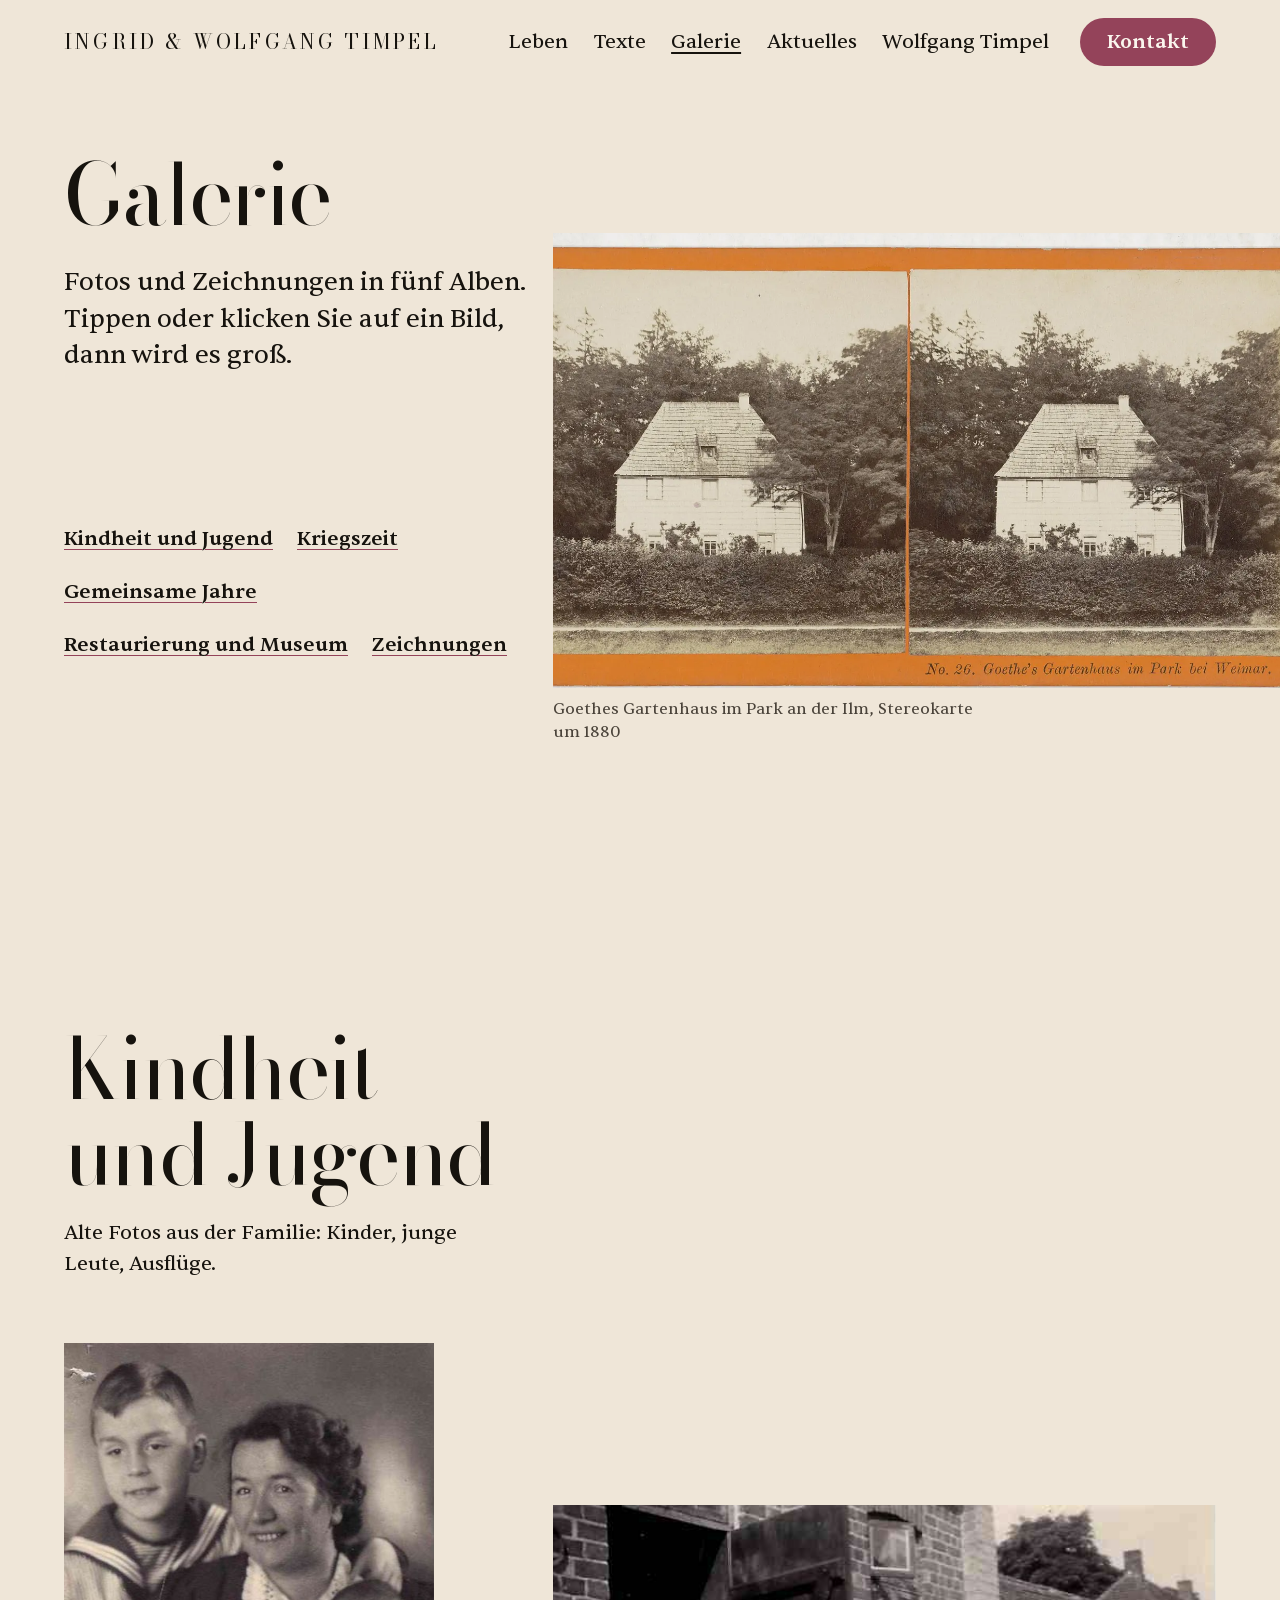
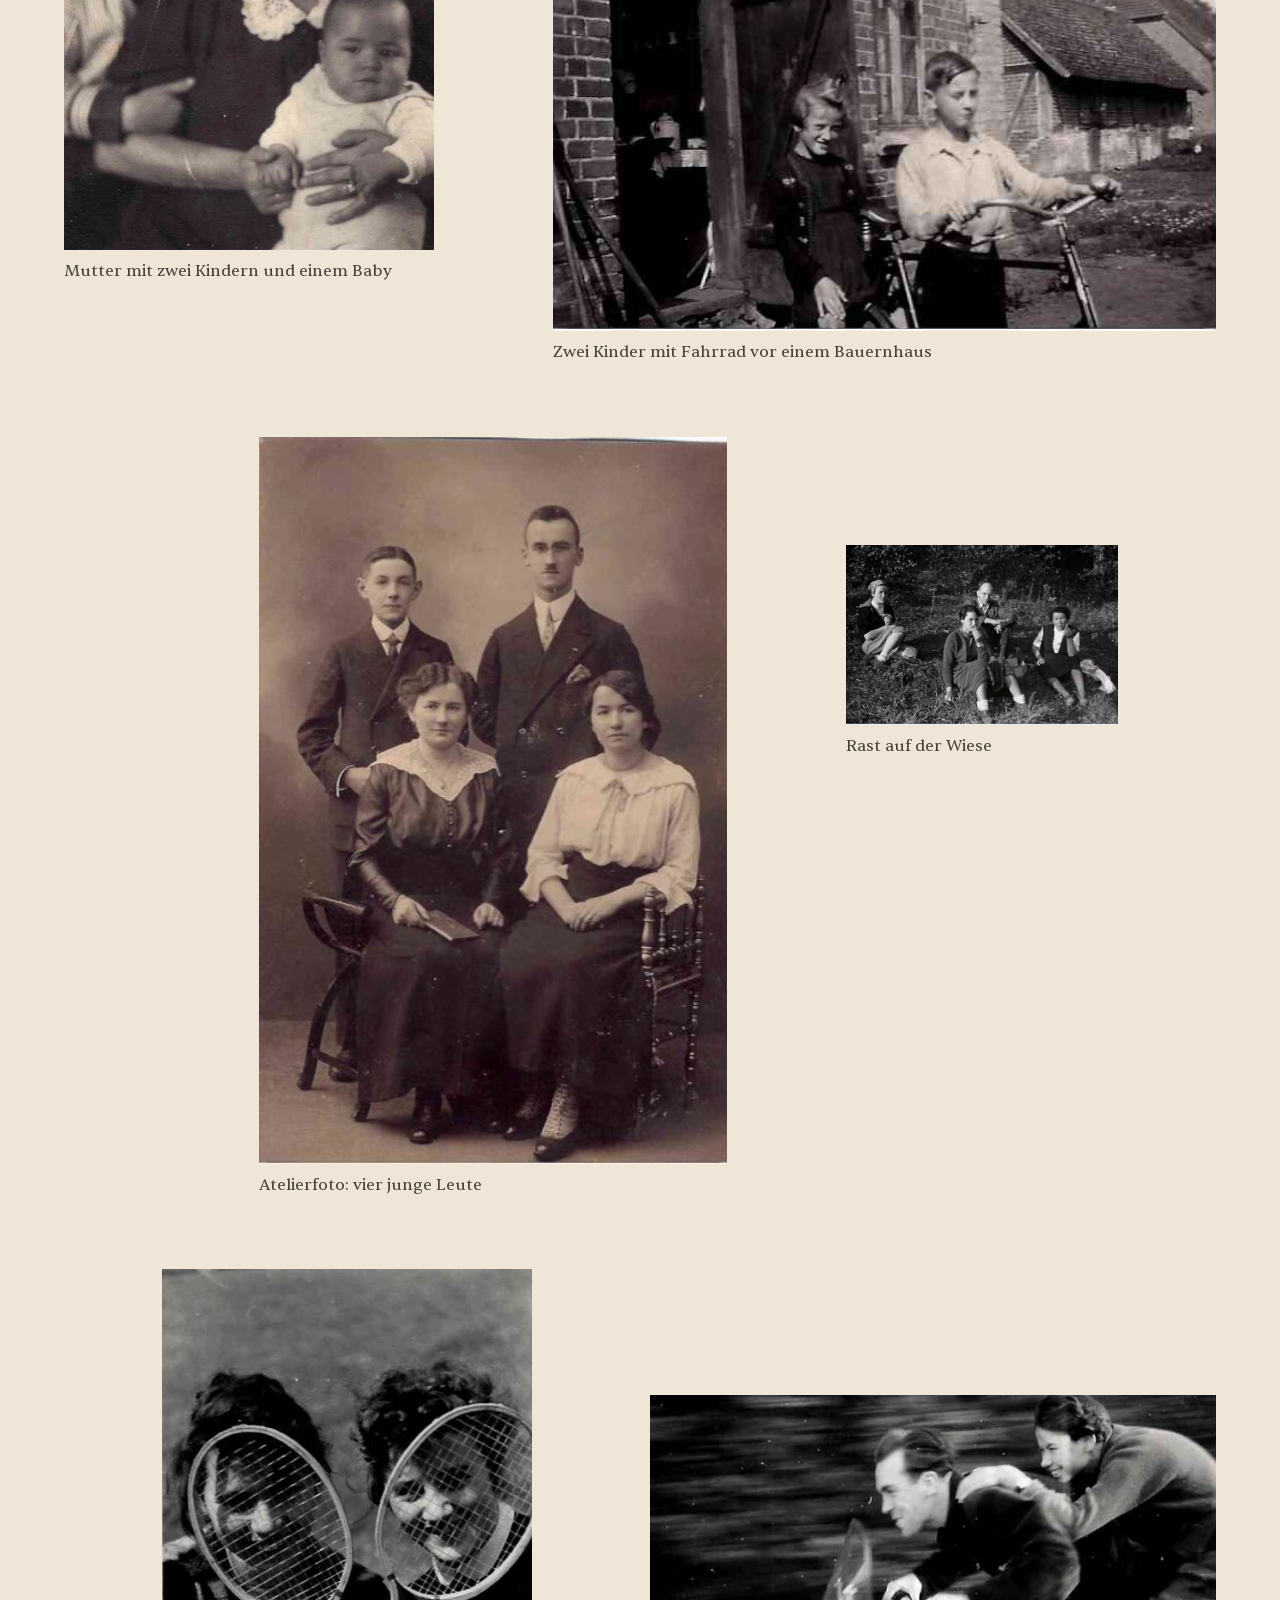
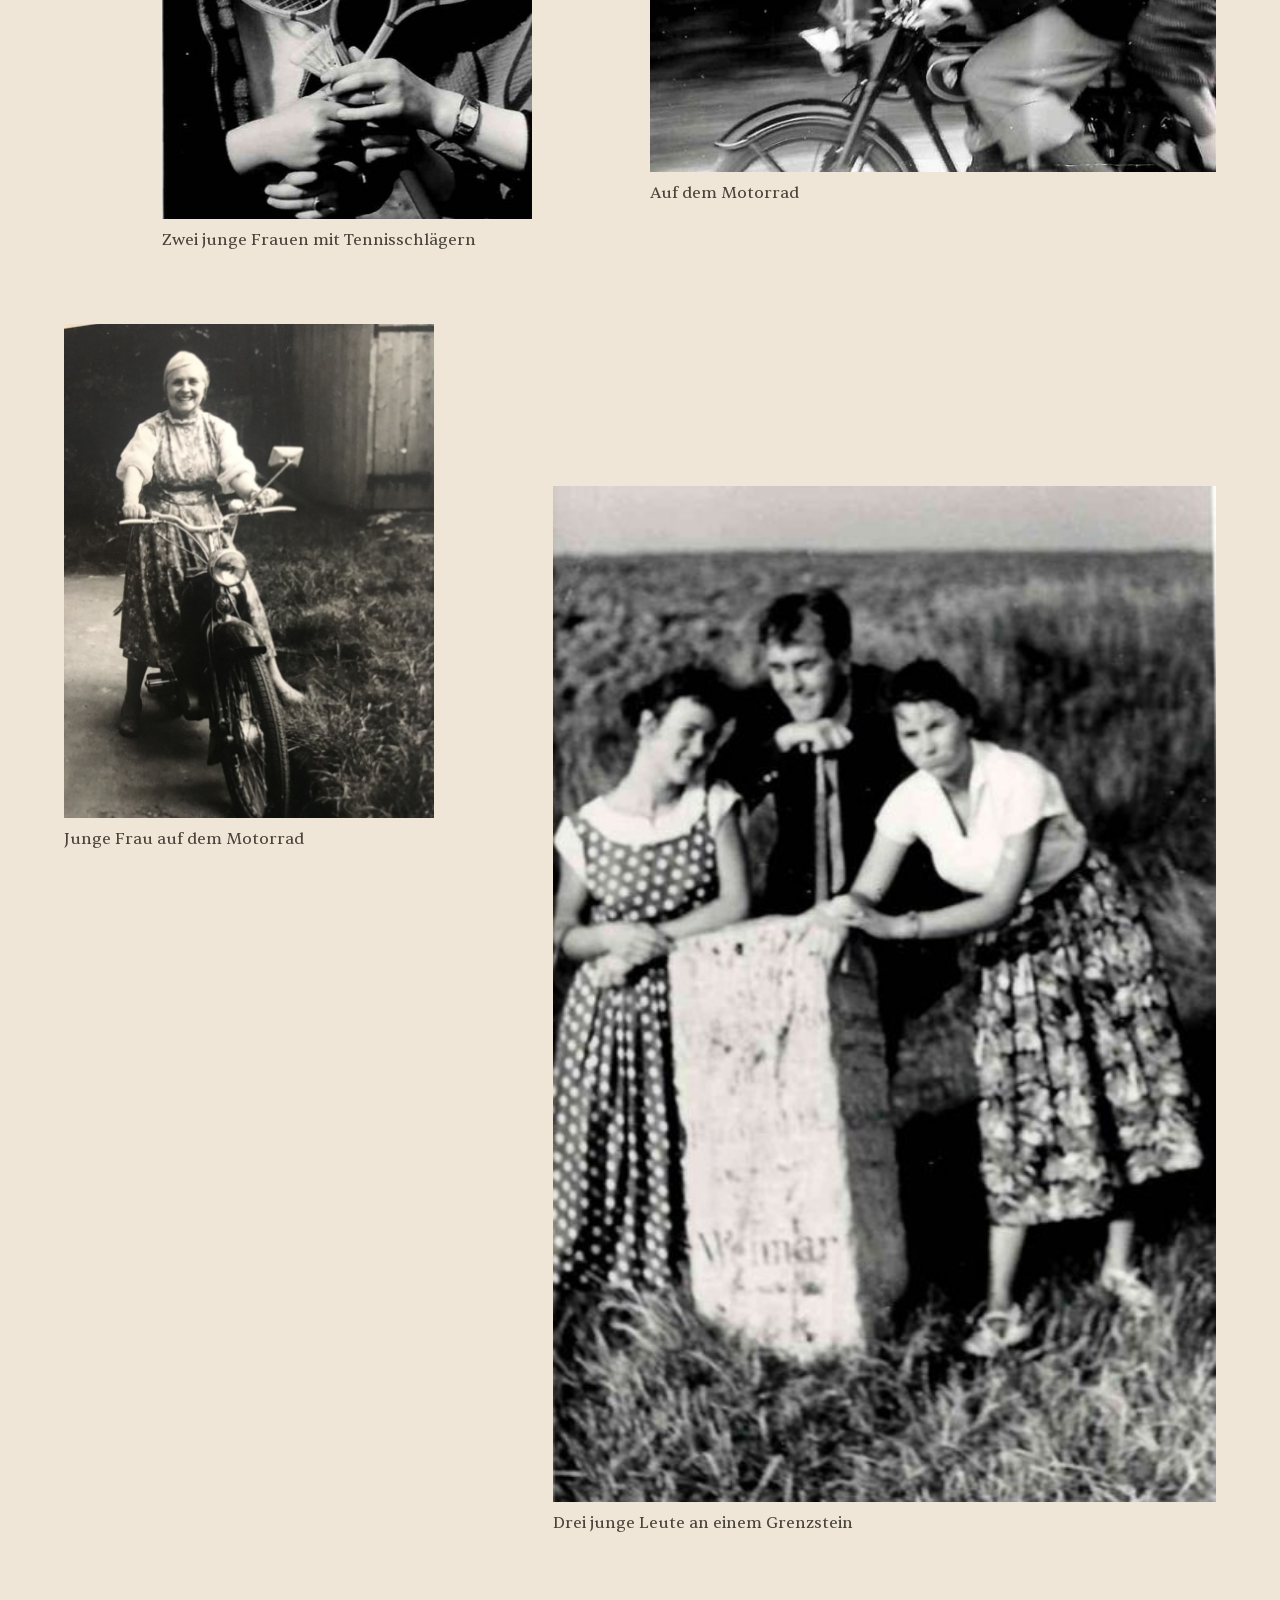
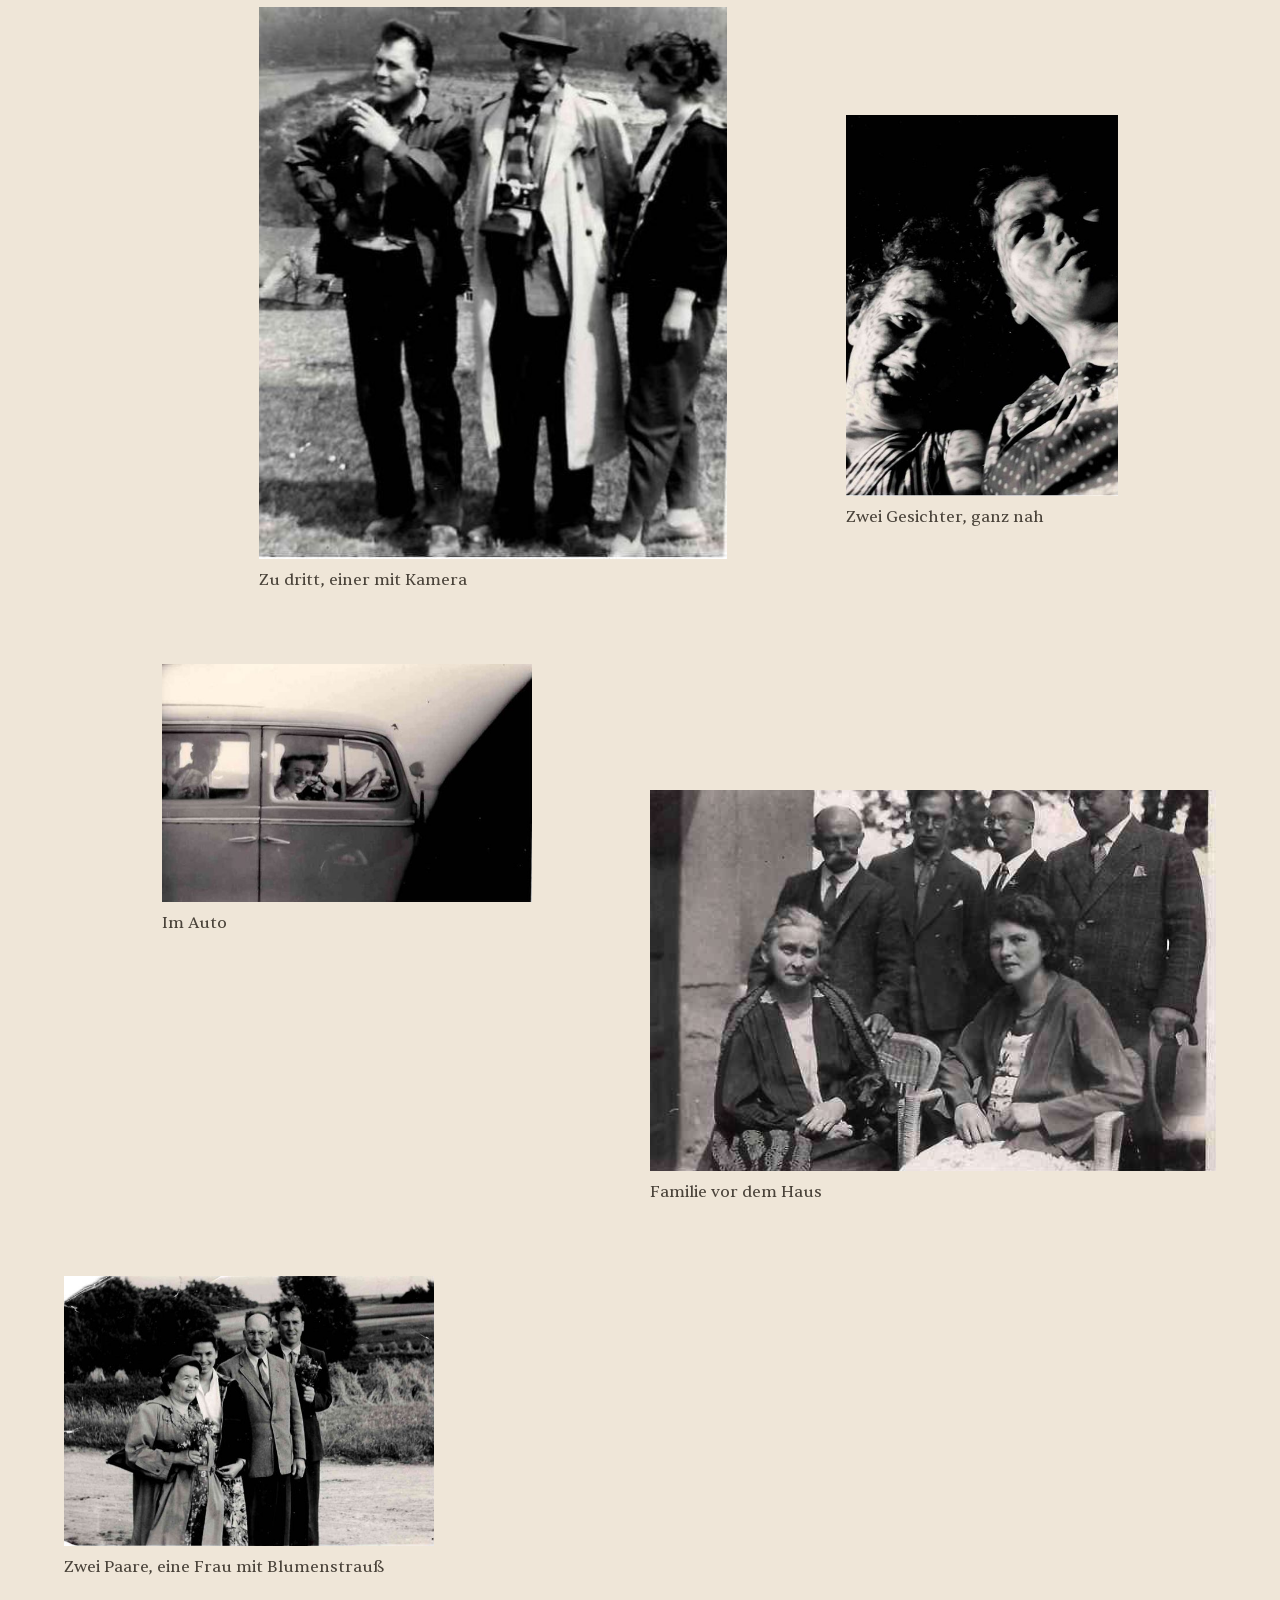
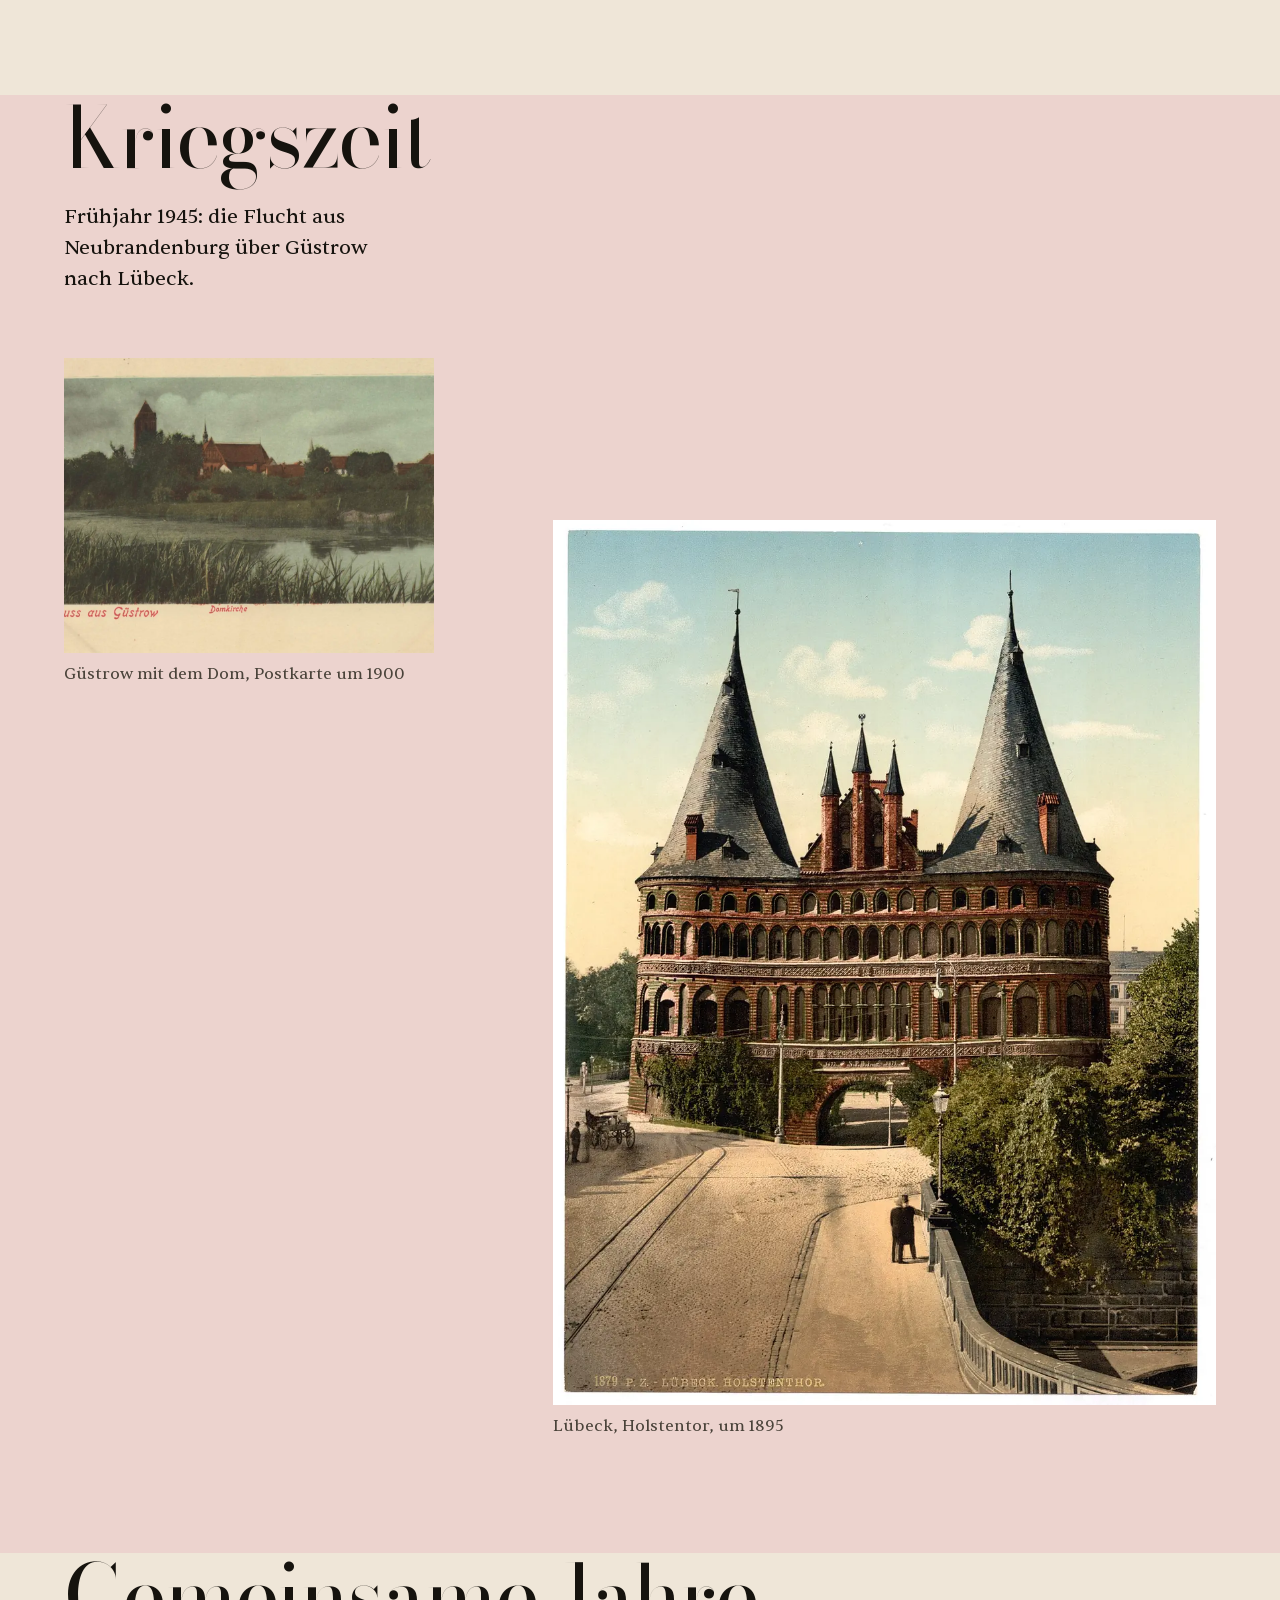
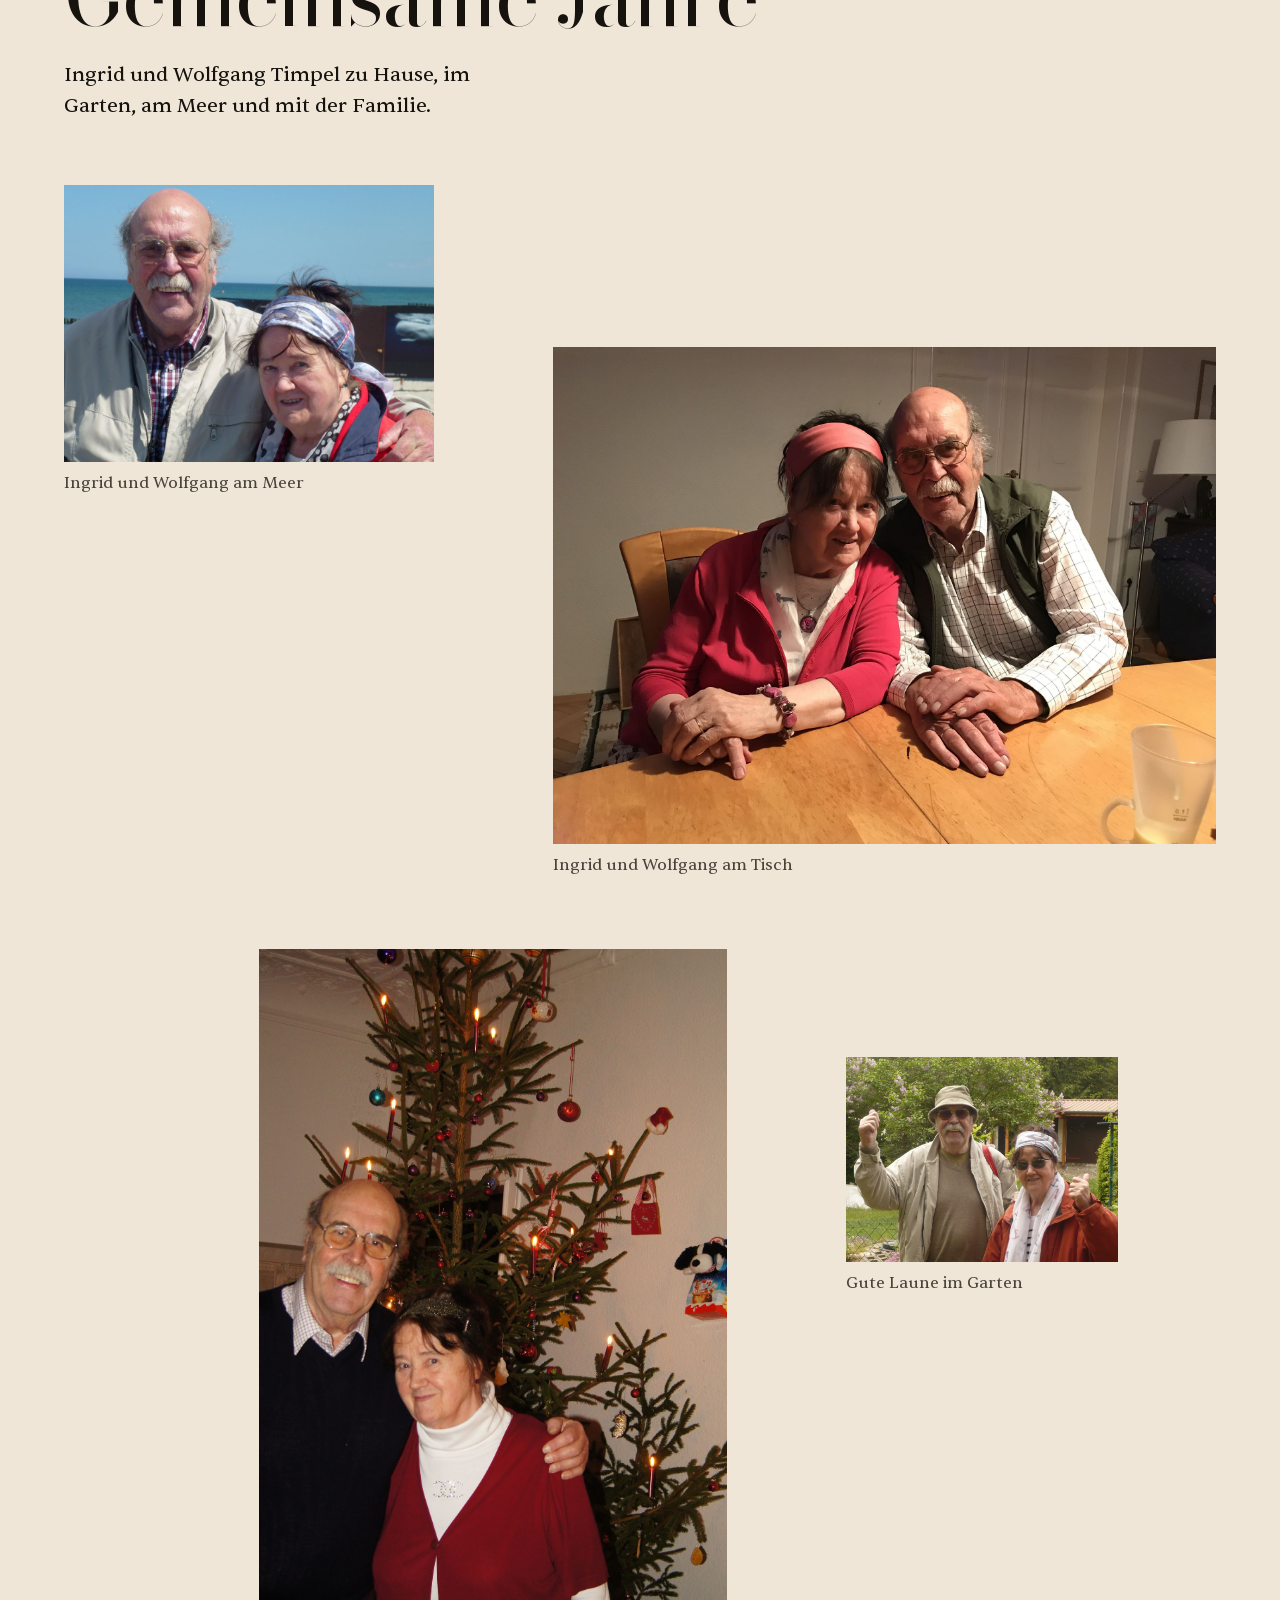
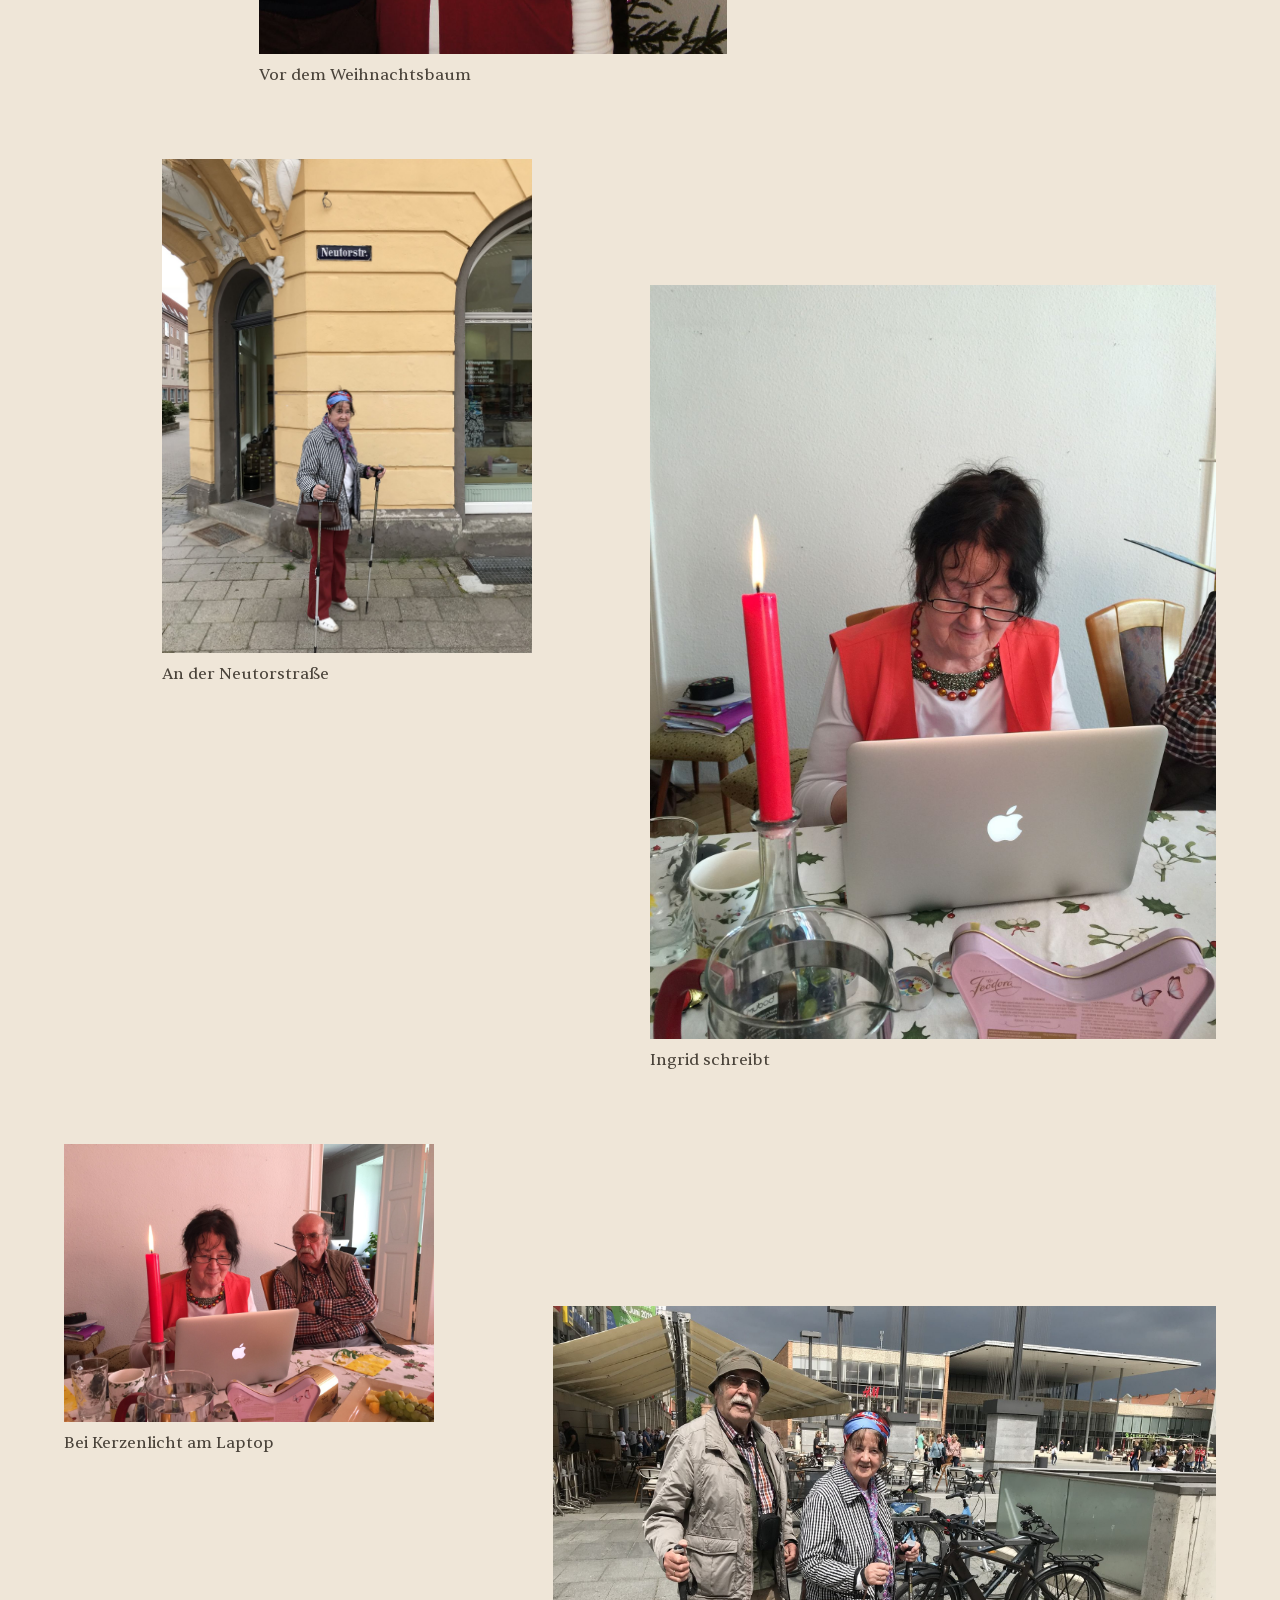
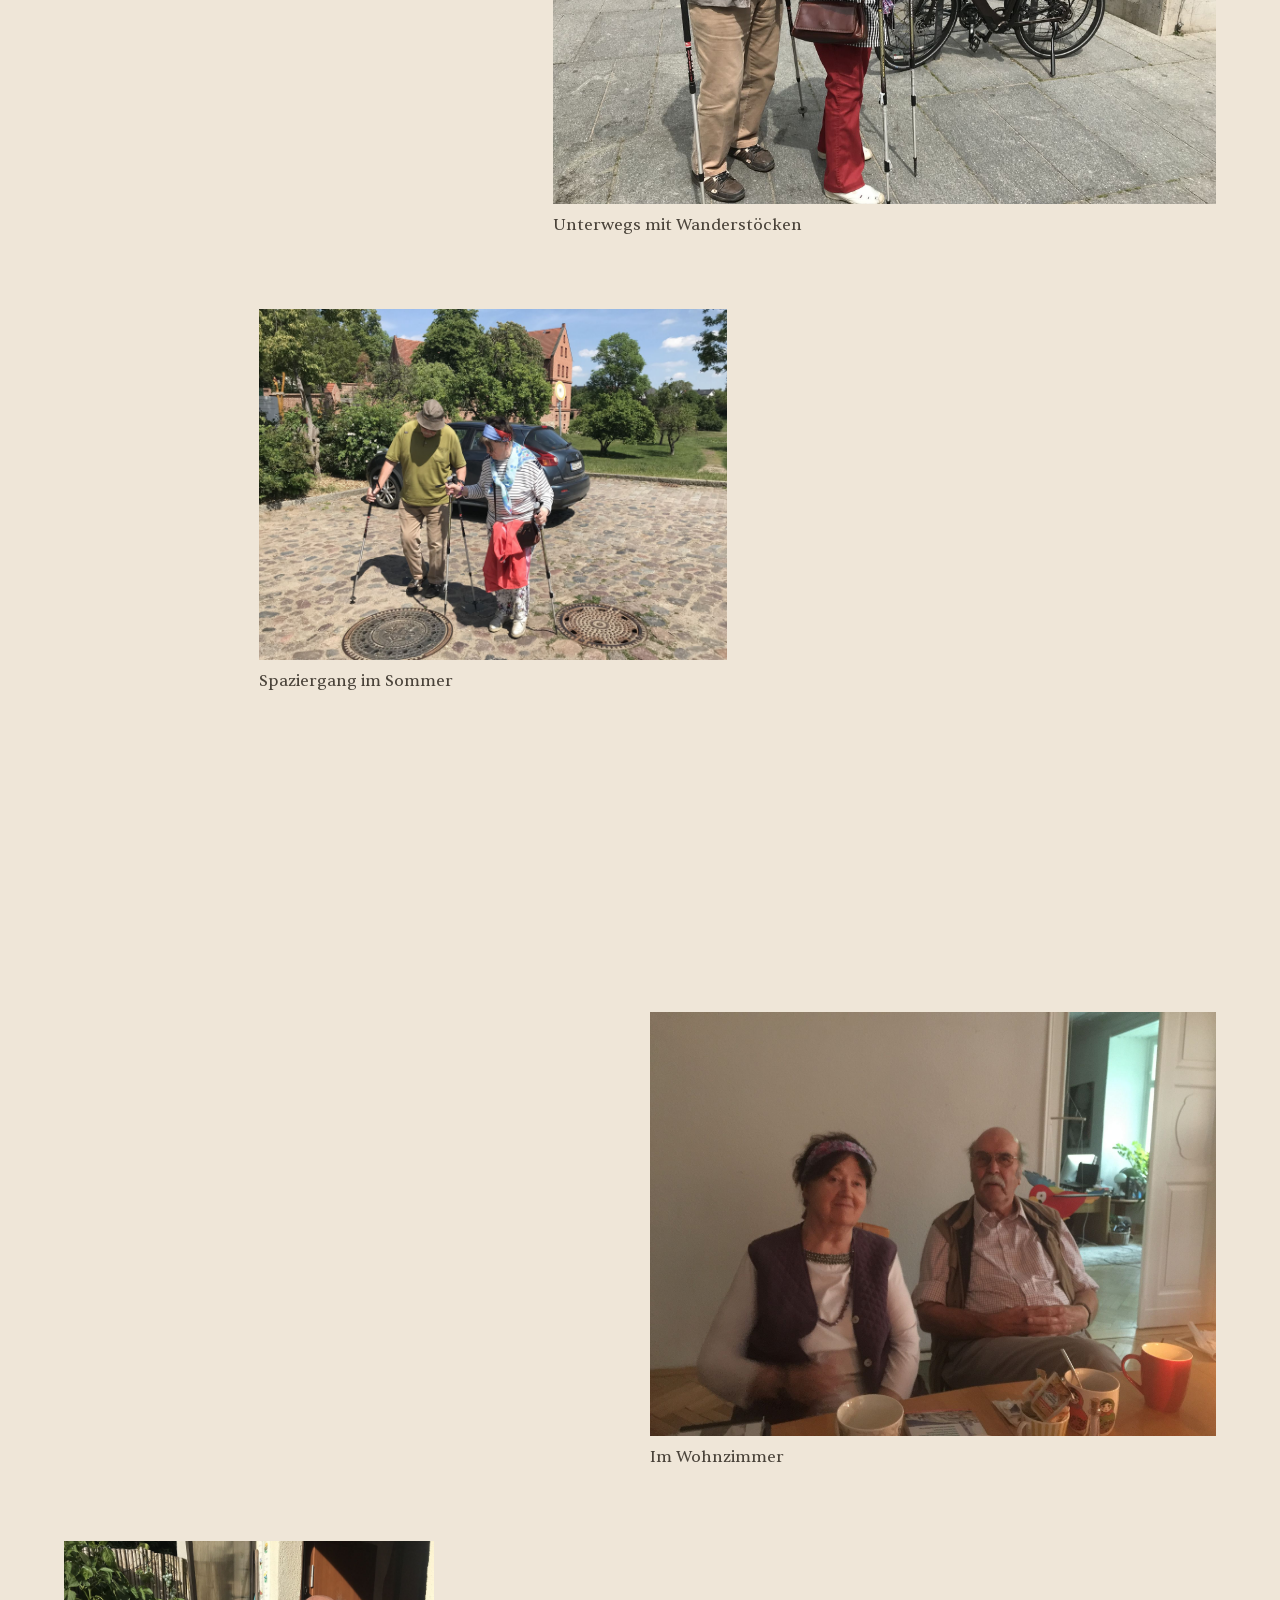
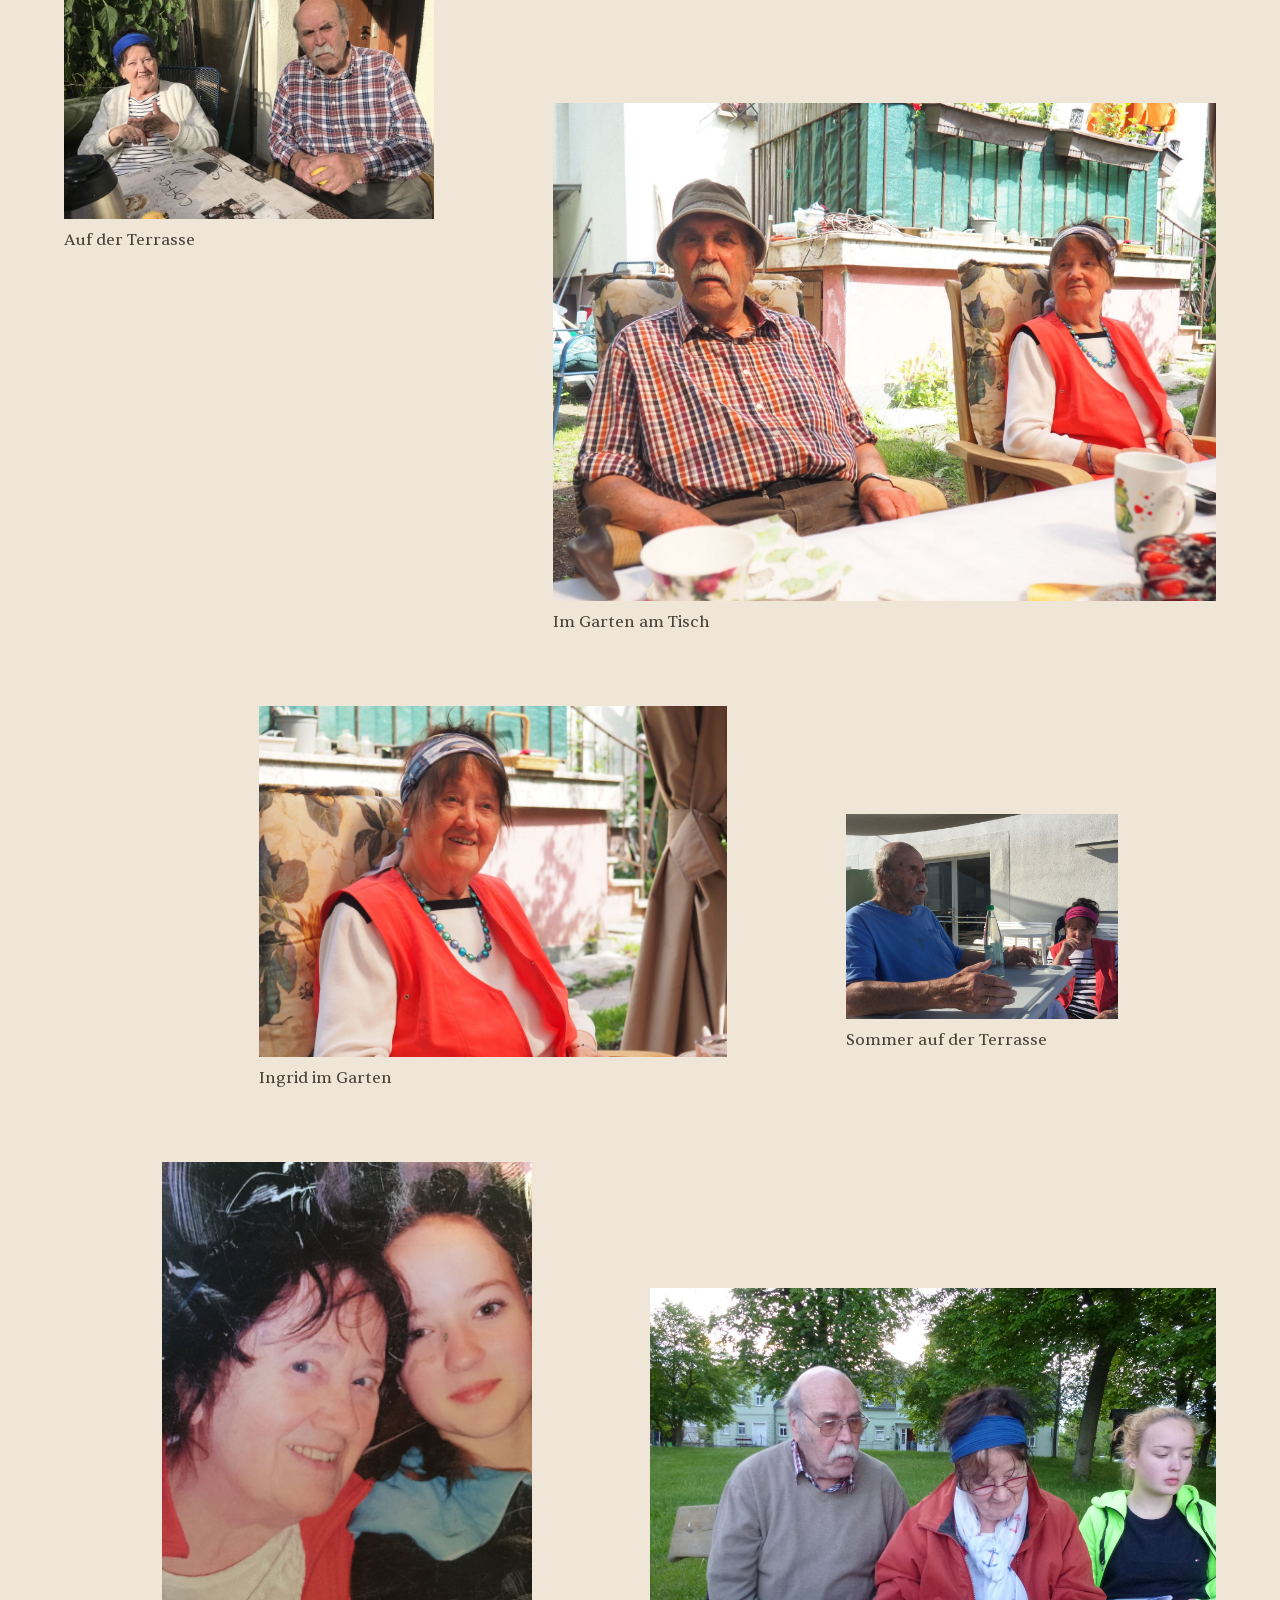
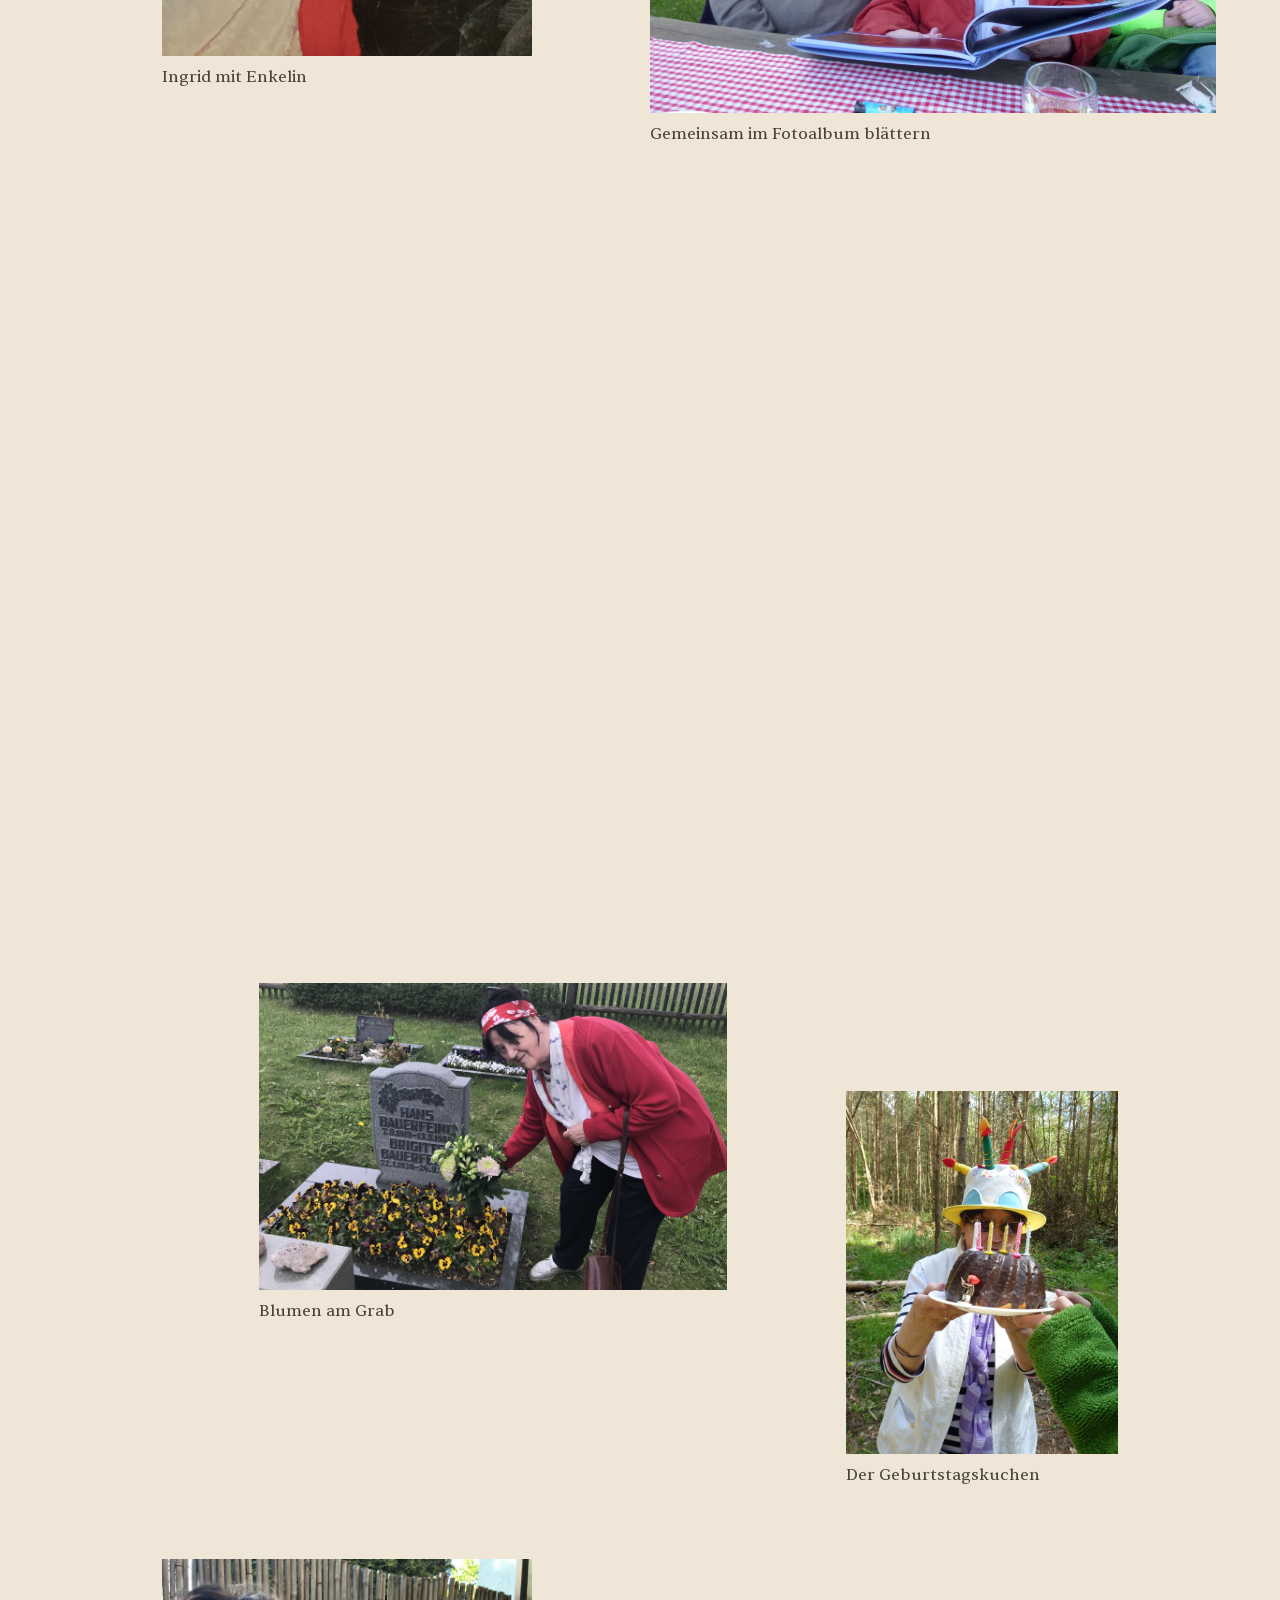
<file: galerie.html>
<!doctype html>
<html lang="de">
<head>
  <meta charset="utf-8">
  <meta name="viewport" content="width=device-width, initial-scale=1">
  <title>Galerie · Ingrid und Wolfgang Timpel</title>
  <meta name="description" content="Fotos und Zeichnungen: Kindheit und Jugend, Kriegszeit, gemeinsame Jahre, Restaurierung und Museum, Ingrids Zeichnungen.">
  <meta name="theme-color" content="#EFE6D8">
  <meta name="robots" content="noindex, nofollow">
  <link rel="icon" href="favicon.svg" type="image/svg+xml">
  <link rel="preload" href="vendor/fonts/bodoni-moda-latin.woff2" as="font" type="font/woff2" crossorigin>
  <link rel="preload" href="vendor/fonts/sentient-400.woff2" as="font" type="font/woff2" crossorigin>
  <link rel="stylesheet" href="css/site.css">
  <script>
    document.documentElement.classList.add('js');
    // Einladungs- und Passwort-Links aus Netlify Identity führen in den Editor
    if (/(invite|recovery|confirmation|email_change)_token=/.test(location.hash)) location.replace('/admin/' + location.hash);
  </script>
  <script src="js/site.js" defer></script>
</head>
<body>
  <!-- Zierleiste im Stil der Weimarer Klassik: Linie, Rosette, Linie -->
  <svg width="0" height="0" style="position:absolute" aria-hidden="true" focusable="false">
    <symbol id="zier" viewBox="0 0 160 16">
      <path d="M0 8H62M98 8H160" fill="none" stroke="currentColor" stroke-width="1"/>
      <g fill="currentColor" transform="translate(80 8)">
        <ellipse rx="2.6" ry="6.4"/><ellipse rx="2.6" ry="6.4" transform="rotate(90)"/>
        <ellipse rx="1.7" ry="4.6" transform="rotate(45)"/><ellipse rx="1.7" ry="4.6" transform="rotate(-45)"/>
      </g>
      <circle cx="70" cy="8" r="1.4" fill="currentColor"/><circle cx="90" cy="8" r="1.4" fill="currentColor"/>
    </symbol>
  </svg>
  <a class="skip-link" href="#inhalt">Zum Inhalt springen</a>

  <header class="site-head">
    <a class="wordmark" translate="no" href="index.html" aria-label="Ingrid und Wolfgang Timpel, zur Startseite">Ingrid &amp; Wolfgang Timpel</a>
    <button class="menu-toggle" type="button" aria-expanded="false" aria-controls="hauptmenue">Menü</button>
    <nav class="site-nav" id="hauptmenue" aria-label="Hauptmenü">
      <ul>
        <li><a href="leben.html">Leben</a></li>
        <li><a href="texte.html">Texte</a></li>
        <li><a href="galerie.html">Galerie</a></li>
        <li><a href="aktuelles.html">Aktuelles</a></li>
        <li><a href="wolfgang.html">Wolfgang Timpel</a></li>
      </ul>
      <a class="btn" href="kontakt.html">Kontakt</a>
    </nav>
  </header>

  <main id="inhalt">
    <section class="page-hero grid" aria-labelledby="titel">
      <h1 id="titel" data-reveal="self">Galerie</h1>
      <p class="page-hero__sub" data-reveal="self">Fotos und Zeichnungen in fünf Alben. Tippen oder klicken Sie auf ein Bild, dann wird es groß.</p>
      <nav class="subnav" data-reveal="self" aria-label="Alben">
        <ul>
          <li><a href="#kindheit">Kindheit und Jugend</a></li>
          <li><a href="#kriegszeit">Kriegszeit</a></li>
          <li><a href="#familie">Gemeinsame Jahre</a></li>
          <li><a href="#museum">Restaurierung und Museum</a></li>
          <li><a href="#zeichnungen">Zeichnungen</a></li>
        </ul>
      </nav>
      <figure class="page-hero__photo" data-drift="0.06">
        <div class="frame"><img src="img/gartenhaus-stereo.webp" width="1400" height="933" fetchpriority="high" alt="Stereokarte um 1880 mit zwei Fotografien von Goethes Gartenhaus im Park an der Ilm"></div>
        <figcaption>Goethes Gartenhaus im Park an der Ilm, Stereokarte um 1880</figcaption>
      </figure>
    </section>
    <section class="album grid mt-section" id="kindheit" aria-labelledby="kindheit-titel">
      <div class="album__head" data-reveal>
        <h2 id="kindheit-titel">Kindheit und Jugend</h2>
        <p>Alte Fotos aus der Familie: Kinder, junge Leute, Ausflüge.</p>
      </div>

      <div class="album__grid">
        <figure class="shot g1" data-reveal>
          <button type="button" data-full="img/uploads/timpel6.jpg" data-caption="Mutter mit zwei Kindern und einem Baby"><div class="frame"><img src="img/uploads/timpel6.jpg" width="468" height="640" loading="lazy" alt="Schwarz-Weiß-Foto: eine Mutter mit einem Jungen im Matrosenhemd, einem Mädchen und einem Baby"></div></button>
          <figcaption>Mutter mit zwei Kindern und einem Baby</figcaption>
        </figure>
        <figure class="shot g2" data-reveal>
          <button type="button" data-full="img/uploads/timpel26.jpg" data-caption="Zwei Kinder mit Fahrrad vor einem Bauernhaus"><div class="frame"><img src="img/uploads/timpel26.jpg" width="618" height="397" loading="lazy" alt="Zwei Kinder mit Fahrrad vor einem Bauernhaus"></div></button>
          <figcaption>Zwei Kinder mit Fahrrad vor einem Bauernhaus</figcaption>
        </figure>
        <figure class="shot g3" data-reveal>
          <button type="button" data-full="img/uploads/timpel52.jpg" data-caption="Atelierfoto: vier junge Leute"><div class="frame"><img src="img/uploads/timpel52.jpg" width="412" height="640" loading="lazy" alt="Atelierfoto: zwei junge Männer stehend, zwei junge Frauen sitzend"></div></button>
          <figcaption>Atelierfoto: vier junge Leute</figcaption>
        </figure>
        <figure class="shot g4" data-reveal>
          <button type="button" data-full="img/uploads/timpel27.jpg" data-caption="Rast auf der Wiese"><div class="frame"><img src="img/uploads/timpel27.jpg" width="640" height="423" loading="lazy" alt="Schwarz-Weiß-Foto: vier junge Leute sitzen auf einer Wiese"></div></button>
          <figcaption>Rast auf der Wiese</figcaption>
        </figure>
        <figure class="shot g5" data-reveal>
          <button type="button" data-full="img/uploads/timpel10.jpg" data-caption="Zwei junge Frauen mit Tennisschlägern"><div class="frame"><img src="img/uploads/timpel10.jpg" width="431" height="640" loading="lazy" alt="Zwei junge Frauen mit Tennisschlägern"></div></button>
          <figcaption>Zwei junge Frauen mit Tennisschlägern</figcaption>
        </figure>
        <figure class="shot g6" data-reveal>
          <button type="button" data-full="img/uploads/timpel1.jpg" data-caption="Auf dem Motorrad"><div class="frame"><img src="img/uploads/timpel1.jpg" width="640" height="427" loading="lazy" alt="Schwarz-Weiß-Foto: ein junger Mann auf einem Motorrad, eine junge Frau beugt sich zu ihm"></div></button>
          <figcaption>Auf dem Motorrad</figcaption>
        </figure>
        <figure class="shot g1" data-reveal>
          <button type="button" data-full="img/uploads/img-7898.jpg" data-caption="Junge Frau auf dem Motorrad"><div class="frame"><img src="img/uploads/img-7898.jpg" width="1500" height="2000" loading="lazy" alt="Junge Frau auf dem Motorrad"></div></button>
          <figcaption>Junge Frau auf dem Motorrad</figcaption>
        </figure>
        <figure class="shot g2" data-reveal>
          <button type="button" data-full="img/uploads/timpel7.jpg" data-caption="Drei junge Leute an einem Grenzstein"><div class="frame"><img src="img/uploads/timpel7.jpg" width="418" height="640" loading="lazy" alt="Drei junge Leute an einem Grenzstein"></div></button>
          <figcaption>Drei junge Leute an einem Grenzstein</figcaption>
        </figure>
        <figure class="shot g3" data-reveal>
          <button type="button" data-full="img/uploads/timpel11.jpg" data-caption="Zu dritt, einer mit Kamera"><div class="frame"><img src="img/uploads/timpel11.jpg" width="480" height="566" loading="lazy" alt="Zu dritt, einer mit Kamera"></div></button>
          <figcaption>Zu dritt, einer mit Kamera</figcaption>
        </figure>
        <figure class="shot g4" data-reveal>
          <button type="button" data-full="img/uploads/timpel36.jpg" data-caption="Zwei Gesichter, ganz nah"><div class="frame"><img src="img/uploads/timpel36.jpg" width="458" height="640" loading="lazy" alt="Zwei Gesichter, ganz nah"></div></button>
          <figcaption>Zwei Gesichter, ganz nah</figcaption>
        </figure>
        <figure class="shot g5" data-reveal>
          <button type="button" data-full="img/uploads/timpel15.jpg" data-caption="Im Auto"><div class="frame"><img src="img/uploads/timpel15.jpg" width="640" height="411" loading="lazy" alt="Im Auto"></div></button>
          <figcaption>Im Auto</figcaption>
        </figure>
        <figure class="shot g6" data-reveal>
          <button type="button" data-full="img/uploads/timpel63.jpg" data-caption="Familie vor dem Haus"><div class="frame"><img src="img/uploads/timpel63.jpg" width="637" height="429" loading="lazy" alt="Schwarz-Weiß-Foto: eine Gruppe von Erwachsenen vor einer Hauswand"></div></button>
          <figcaption>Familie vor dem Haus</figcaption>
        </figure>
        <figure class="shot g1" data-reveal>
          <button type="button" data-full="img/uploads/timpel80.jpg" data-caption="Zwei Paare, eine Frau mit Blumenstrauß"><div class="frame"><img src="img/uploads/timpel80.jpg" width="640" height="467" loading="lazy" alt="Zwei Paare, eine Frau mit Blumenstrauß"></div></button>
          <figcaption>Zwei Paare, eine Frau mit Blumenstrauß</figcaption>
        </figure>
      </div>
    </section>
    <section class="album grid field-rose" id="kriegszeit" aria-labelledby="kriegszeit-titel">
      <div class="album__head" data-reveal>
        <h2 id="kriegszeit-titel">Kriegszeit</h2>
        <p>Frühjahr 1945: die Flucht aus Neubrandenburg über Güstrow nach Lübeck.</p>
      </div>

      <div class="album__grid">
        <figure class="shot g1" data-reveal>
          <button type="button" data-full="img/guestrow.webp" data-caption="Güstrow mit dem Dom, Postkarte um 1900"><div class="frame"><img src="img/guestrow.webp" width="1100" height="879" loading="lazy" alt="Postkarte um 1900: Güstrow mit dem Dom hinter einem Teich"></div></button>
          <figcaption>Güstrow mit dem Dom, Postkarte um 1900</figcaption>
        </figure>
        <figure class="shot g2" data-reveal>
          <button type="button" data-full="img/holstentor.webp" data-caption="Lübeck, Holstentor, um 1895"><div class="frame"><img src="img/holstentor.webp" width="1000" height="1334" loading="lazy" alt="Farbige Ansicht um 1895: das Holstentor in Lübeck"></div></button>
          <figcaption>Lübeck, Holstentor, um 1895</figcaption>
        </figure>
      </div>
    </section>
    <section class="album grid" id="familie" aria-labelledby="familie-titel">
      <div class="album__head" data-reveal>
        <h2 id="familie-titel">Gemeinsame Jahre</h2>
        <p>Ingrid und Wolfgang Timpel zu Hause, im Garten, am Meer und mit der Familie.</p>
      </div>

      <div class="album__grid">
        <figure class="shot g1" data-reveal>
          <button type="button" data-full="img/uploads/p1000556.jpg" data-caption="Ingrid und Wolfgang am Meer"><div class="frame"><img src="img/uploads/p1000556.jpg" width="2000" height="1500" loading="lazy" alt="Ingrid und Wolfgang am Meer"></div></button>
          <figcaption>Ingrid und Wolfgang am Meer</figcaption>
        </figure>
        <figure class="shot g2" data-reveal>
          <button type="button" data-full="img/uploads/img-1475.jpg" data-caption="Ingrid und Wolfgang am Tisch"><div class="frame"><img src="img/uploads/img-1475.jpg" width="2000" height="1500" loading="lazy" alt="Ingrid und Wolfgang am Tisch"></div></button>
          <figcaption>Ingrid und Wolfgang am Tisch</figcaption>
        </figure>
        <figure class="shot g3" data-reveal>
          <button type="button" data-full="img/uploads/dsc08746.jpg" data-caption="Vor dem Weihnachtsbaum"><div class="frame"><img src="img/uploads/dsc08746.jpg" width="1329" height="2000" loading="lazy" alt="Vor dem Weihnachtsbaum"></div></button>
          <figcaption>Vor dem Weihnachtsbaum</figcaption>
        </figure>
        <figure class="shot g4" data-reveal>
          <button type="button" data-full="img/uploads/p1020998.jpg" data-caption="Gute Laune im Garten"><div class="frame"><img src="img/uploads/p1020998.jpg" width="2000" height="1500" loading="lazy" alt="Gute Laune im Garten"></div></button>
          <figcaption>Gute Laune im Garten</figcaption>
        </figure>
        <figure class="shot g5" data-reveal>
          <button type="button" data-full="img/uploads/img-1629.jpg" data-caption="An der Neutorstraße"><div class="frame"><img src="img/uploads/img-1629.jpg" width="1500" height="2000" loading="lazy" alt="Ingrid Timpel mit Wanderstöcken vor einem gelben Eckhaus, darüber das Straßenschild Neutorstraße"></div></button>
          <figcaption>An der Neutorstraße</figcaption>
        </figure>
        <figure class="shot g6" data-reveal>
          <button type="button" data-full="img/uploads/img-1540.jpg" data-caption="Ingrid schreibt"><div class="frame"><img src="img/uploads/img-1540.jpg" width="1500" height="2000" loading="lazy" alt="Ingrid Timpel schreibt am Laptop, daneben eine rote Kerze"></div></button>
          <figcaption>Ingrid schreibt</figcaption>
        </figure>
        <figure class="shot g1" data-reveal>
          <button type="button" data-full="img/uploads/img-1539.jpg" data-caption="Bei Kerzenlicht am Laptop"><div class="frame"><img src="img/uploads/img-1539.jpg" width="2000" height="1500" loading="lazy" alt="Bei Kerzenlicht am Laptop"></div></button>
          <figcaption>Bei Kerzenlicht am Laptop</figcaption>
        </figure>
        <figure class="shot g2" data-reveal>
          <button type="button" data-full="img/uploads/img-1626.jpg" data-caption="Unterwegs mit Wanderstöcken"><div class="frame"><img src="img/uploads/img-1626.jpg" width="2000" height="1500" loading="lazy" alt="Unterwegs mit Wanderstöcken"></div></button>
          <figcaption>Unterwegs mit Wanderstöcken</figcaption>
        </figure>
        <figure class="shot g3" data-reveal>
          <button type="button" data-full="img/uploads/img-1888.jpg" data-caption="Spaziergang im Sommer"><div class="frame"><img src="img/uploads/img-1888.jpg" width="2000" height="1500" loading="lazy" alt="Spaziergang im Sommer"></div></button>
          <figcaption>Spaziergang im Sommer</figcaption>
        </figure>
        <figure class="shot g4" data-reveal>
          <button type="button" data-full="img/uploads/img-0322.jpg" data-caption="Zu Hause, Wolfgang mit Hut"><div class="frame"><img src="img/uploads/img-0322.jpg" width="1500" height="2000" loading="lazy" alt="Zu Hause, Wolfgang mit Hut"></div></button>
          <figcaption>Zu Hause, Wolfgang mit Hut</figcaption>
        </figure>
        <figure class="shot g5" data-reveal>
          <button type="button" data-full="img/uploads/img-2546.jpg" data-caption="Am Gartentisch"><div class="frame"><img src="img/uploads/img-2546.jpg" width="2000" height="1500" loading="lazy" alt="Am Gartentisch"></div></button>
          <figcaption>Am Gartentisch</figcaption>
        </figure>
        <figure class="shot g6" data-reveal>
          <button type="button" data-full="img/uploads/img-3273.jpg" data-caption="Im Wohnzimmer"><div class="frame"><img src="img/uploads/img-3273.jpg" width="2000" height="1500" loading="lazy" alt="Im Wohnzimmer"></div></button>
          <figcaption>Im Wohnzimmer</figcaption>
        </figure>
        <figure class="shot g1" data-reveal>
          <button type="button" data-full="img/uploads/img-4621.jpg" data-caption="Auf der Terrasse"><div class="frame"><img src="img/uploads/img-4621.jpg" width="2000" height="1500" loading="lazy" alt="Auf der Terrasse"></div></button>
          <figcaption>Auf der Terrasse</figcaption>
        </figure>
        <figure class="shot g2" data-reveal>
          <button type="button" data-full="img/uploads/img-6494.jpg" data-caption="Im Garten am Tisch"><div class="frame"><img src="img/uploads/img-6494.jpg" width="2000" height="1500" loading="lazy" alt="Im Garten am Tisch"></div></button>
          <figcaption>Im Garten am Tisch</figcaption>
        </figure>
        <figure class="shot g3" data-reveal>
          <button type="button" data-full="img/uploads/img-6493.jpg" data-caption="Ingrid im Garten"><div class="frame"><img src="img/uploads/img-6493.jpg" width="2000" height="1500" loading="lazy" alt="Ingrid Timpel, lächelnd, mit Stirnband und Halskette"></div></button>
          <figcaption>Ingrid im Garten</figcaption>
        </figure>
        <figure class="shot g4" data-reveal>
          <button type="button" data-full="img/uploads/img-9842.jpg" data-caption="Sommer auf der Terrasse"><div class="frame"><img src="img/uploads/img-9842.jpg" width="2000" height="1500" loading="lazy" alt="Sommer auf der Terrasse"></div></button>
          <figcaption>Sommer auf der Terrasse</figcaption>
        </figure>
        <figure class="shot g5" data-reveal>
          <button type="button" data-full="img/uploads/img-0060.jpg" data-caption="Ingrid mit Enkelin"><div class="frame"><img src="img/uploads/img-0060.jpg" width="1500" height="2000" loading="lazy" alt="Ingrid Timpel Wange an Wange mit einem jungen Mädchen"></div></button>
          <figcaption>Ingrid mit Enkelin</figcaption>
        </figure>
        <figure class="shot g6" data-reveal>
          <button type="button" data-full="img/uploads/p1010341.jpg" data-caption="Gemeinsam im Fotoalbum blättern"><div class="frame"><img src="img/uploads/p1010341.jpg" width="2000" height="1500" loading="lazy" alt="Gemeinsam im Fotoalbum blättern"></div></button>
          <figcaption>Gemeinsam im Fotoalbum blättern</figcaption>
        </figure>
        <figure class="shot g1" data-reveal>
          <button type="button" data-full="img/uploads/img-1920.jpg" data-caption="Wolfgang mit Enkelin"><div class="frame"><img src="img/uploads/img-1920.jpg" width="2000" height="1500" loading="lazy" alt="Wolfgang mit Enkelin"></div></button>
          <figcaption>Wolfgang mit Enkelin</figcaption>
        </figure>
        <figure class="shot g2" data-reveal>
          <button type="button" data-full="img/uploads/p1010293.jpg" data-caption="Geburtstag im Wald"><div class="frame"><img src="img/uploads/p1010293.jpg" width="2000" height="1500" loading="lazy" alt="Geburtstag im Wald"></div></button>
          <figcaption>Geburtstag im Wald</figcaption>
        </figure>
        <figure class="shot g3" data-reveal>
          <button type="button" data-full="img/uploads/img-7127.jpg" data-caption="Blumen am Grab"><div class="frame"><img src="img/uploads/img-7127.jpg" width="2000" height="1312" loading="lazy" alt="Blumen am Grab"></div></button>
          <figcaption>Blumen am Grab</figcaption>
        </figure>
        <figure class="shot g4" data-reveal>
          <button type="button" data-full="img/uploads/p1010294.jpg" data-caption="Der Geburtstagskuchen"><div class="frame"><img src="img/uploads/p1010294.jpg" width="1500" height="2000" loading="lazy" alt="Der Geburtstagskuchen"></div></button>
          <figcaption>Der Geburtstagskuchen</figcaption>
        </figure>
        <figure class="shot g5" data-reveal>
          <button type="button" data-full="img/uploads/img-7024.jpg" data-caption="Ingrid bei der Arbeit an einer Figur"><div class="frame"><img src="img/uploads/img-7024.jpg" width="1500" height="2000" loading="lazy" alt="Ingrid bei der Arbeit an einer Figur"></div></button>
          <figcaption>Ingrid bei der Arbeit an einer Figur</figcaption>
        </figure>
        <figure class="shot g6" data-reveal>
          <button type="button" data-full="img/uploads/img-7511.jpg" data-caption="Mit Brille zum Lachen"><div class="frame"><img src="img/uploads/img-7511.jpg" width="1500" height="2000" loading="lazy" alt="Mit Brille zum Lachen"></div></button>
          <figcaption>Mit Brille zum Lachen</figcaption>
        </figure>
        <figure class="shot g1" data-reveal>
          <button type="button" data-full="img/uploads/p1000862.jpg" data-caption="Im Gasthaus"><div class="frame"><img src="img/uploads/p1000862.jpg" width="2000" height="1500" loading="lazy" alt="Im Gasthaus"></div></button>
          <figcaption>Im Gasthaus</figcaption>
        </figure>
        <figure class="shot g2" data-reveal>
          <button type="button" data-full="img/uploads/timpel13.jpg" data-caption="Im Garten mit Freunden"><div class="frame"><img src="img/uploads/timpel13.jpg" width="640" height="466" loading="lazy" alt="Im Garten mit Freunden"></div></button>
          <figcaption>Im Garten mit Freunden</figcaption>
        </figure>
        <figure class="shot g3" data-reveal>
          <button type="button" data-full="img/uploads/thumb-img-0064-1024.jpg" data-caption="Auf der Gartenschaukel"><div class="frame"><img src="img/uploads/thumb-img-0064-1024.jpg" width="1024" height="768" loading="lazy" alt="Auf der Gartenschaukel"></div></button>
          <figcaption>Auf der Gartenschaukel</figcaption>
        </figure>
        <figure class="shot g4" data-reveal>
          <button type="button" data-full="img/uploads/thumb-img-0234-1024.jpg" data-caption="Ausflug mit der Familie"><div class="frame"><img src="img/uploads/thumb-img-0234-1024.jpg" width="1024" height="768" loading="lazy" alt="Ausflug mit der Familie"></div></button>
          <figcaption>Ausflug mit der Familie</figcaption>
        </figure>
        <figure class="shot g5" data-reveal>
          <button type="button" data-full="img/uploads/thumb-img-0320-1024.jpg" data-caption="Neben der Blumensäule"><div class="frame"><img src="img/uploads/thumb-img-0320-1024.jpg" width="768" height="1024" loading="lazy" alt="Neben der Blumensäule"></div></button>
          <figcaption>Neben der Blumensäule</figcaption>
        </figure>
        <figure class="shot g6" data-reveal>
          <button type="button" data-full="img/uploads/p1020535.jpg" data-caption="Am Ortsschild Langhagen"><div class="frame"><img src="img/uploads/p1020535.jpg" width="1500" height="2000" loading="lazy" alt="Am Ortsschild Langhagen"></div></button>
          <figcaption>Am Ortsschild Langhagen</figcaption>
        </figure>
        <figure class="shot g1" data-reveal>
          <button type="button" data-full="img/uploads/p1020383.jpg" data-caption="Strandspaziergang"><div class="frame"><img src="img/uploads/p1020383.jpg" width="1152" height="1536" loading="lazy" alt="Strandspaziergang"></div></button>
          <figcaption>Strandspaziergang</figcaption>
        </figure>
        <figure class="shot g2" data-reveal>
          <button type="button" data-full="img/uploads/p1000794.jpg" data-caption="Auf dem Waldweg"><div class="frame"><img src="img/uploads/p1000794.jpg" width="1500" height="2000" loading="lazy" alt="Auf dem Waldweg"></div></button>
          <figcaption>Auf dem Waldweg</figcaption>
        </figure>
        <figure class="shot g3" data-reveal>
          <button type="button" data-full="img/uploads/p1010279.jpg" data-caption="Unterwegs auf der Landstraße"><div class="frame"><img src="img/uploads/p1010279.jpg" width="1500" height="2000" loading="lazy" alt="Unterwegs auf der Landstraße"></div></button>
          <figcaption>Unterwegs auf der Landstraße</figcaption>
        </figure>
        <figure class="shot g4" data-reveal>
          <button type="button" data-full="img/uploads/dsc08442.jpg" data-caption="Vor dem Geschäft Otto Ahlgrimm"><div class="frame"><img src="img/uploads/dsc08442.jpg" width="2000" height="1329" loading="lazy" alt="Vor dem Geschäft Otto Ahlgrimm"></div></button>
          <figcaption>Vor dem Geschäft Otto Ahlgrimm</figcaption>
        </figure>
      </div>
    </section>
    <section class="album grid field-rose" id="museum" aria-labelledby="museum-titel">
      <div class="album__head" data-reveal>
        <h2 id="museum-titel">Restaurierung und Museum</h2>
        <p>Wolfgang Timpels Arbeit: das Museum in Weimar, Grabungen, Scherben, die wieder ein Gefäß werden.</p>
      </div>

      <div class="album__grid">
        <figure class="shot g1" data-reveal>
          <button type="button" data-full="img/krug.webp" data-caption="Krug aus Steinzeug, 14. Jahrhundert"><div class="frame"><img src="img/krug.webp" width="900" height="1125" loading="lazy" alt="Krug aus grauem Steinzeug mit Henkel, 14. Jahrhundert"></div></button>
          <figcaption>Krug aus Steinzeug, 14. Jahrhundert</figcaption>
        </figure>
        <figure class="shot g2" data-reveal>
          <button type="button" data-full="img/weimar-markt.webp" data-caption="Der Markt in Weimar, 1912"><div class="frame"><img src="img/weimar-markt.webp" width="1400" height="934" loading="lazy" alt="Der Markt in Weimar mit Rathaus, Fotografie von 1912"></div></button>
          <figcaption>Der Markt in Weimar, 1912</figcaption>
        </figure>
        <figure class="shot g3" data-reveal>
          <button type="button" data-full="img/erfurt-dom-wide.webp" data-caption="Erfurt, Dom und Severikirche, um 1895"><div class="frame"><img src="img/erfurt-dom-wide.webp" width="1600" height="1000" loading="lazy" alt="Farbige Ansicht um 1895: Erfurter Dom und Severikirche über den Dächern der Stadt"></div></button>
          <figcaption>Erfurt, Dom und Severikirche, um 1895</figcaption>
        </figure>
        <figure class="shot g4" data-reveal>
          <button type="button" data-full="img/schillerhaus.webp" data-caption="Weimar, Schillerhaus, heute Museum, um 1900"><div class="frame"><img src="img/schillerhaus.webp" width="1100" height="880" loading="lazy" alt="Farbige Ansicht um 1900: Schillers Wohnhaus in Weimar mit Brunnen davor"></div></button>
          <figcaption>Weimar, Schillerhaus, heute Museum, um 1900</figcaption>
        </figure>
      </div>
    </section>
    <section class="album grid" id="zeichnungen" aria-labelledby="zeichnungen-titel">
      <div class="album__head" data-reveal>
        <h2 id="zeichnungen-titel">Zeichnungen</h2>
        <p>Zeichnungen von Ingrid Timpel, Kohle und Bleistift auf Papier.</p>
      </div>

      <div class="album__grid">
        <figure class="shot g1" data-reveal>
          <button type="button" data-full="img/uploads/zeichnung-img-5993.jpg" data-caption="Sonnenblume"><div class="frame"><img src="img/uploads/zeichnung-img-5993.jpg" width="1362" height="1800" loading="lazy" alt="Zeichnung: Sonnenblume"></div></button>
          <figcaption>Sonnenblume</figcaption>
        </figure>
        <figure class="shot g2" data-reveal>
          <button type="button" data-full="img/uploads/zeichnung-img-6171.jpg" data-caption="Vögel über dem Meer"><div class="frame"><img src="img/uploads/zeichnung-img-6171.jpg" width="1800" height="1285" loading="lazy" alt="Zeichnung: Vögel über dem Meer"></div></button>
          <figcaption>Vögel über dem Meer</figcaption>
        </figure>
        <figure class="shot g3" data-reveal>
          <button type="button" data-full="img/uploads/zeichnung-img-5966-2.jpg" data-caption="Zwei Gestalten"><div class="frame"><img src="img/uploads/zeichnung-img-5966-2.jpg" width="1754" height="1800" loading="lazy" alt="Zeichnung: Zwei Gestalten"></div></button>
          <figcaption>Zwei Gestalten</figcaption>
        </figure>
        <figure class="shot g4" data-reveal>
          <button type="button" data-full="img/uploads/zeichnung-img-6170.jpg" data-caption="Sonnenblume am Wasser"><div class="frame"><img src="img/uploads/zeichnung-img-6170.jpg" width="1245" height="1800" loading="lazy" alt="Zeichnung: Sonnenblume am Wasser"></div></button>
          <figcaption>Sonnenblume am Wasser</figcaption>
        </figure>
        <figure class="shot g5" data-reveal>
          <button type="button" data-full="img/uploads/zeichnung-img-5986-2.jpg" data-caption="Blumen am Felsen"><div class="frame"><img src="img/uploads/zeichnung-img-5986-2.jpg" width="1800" height="1264" loading="lazy" alt="Zeichnung: Blumen am Felsen"></div></button>
          <figcaption>Blumen am Felsen</figcaption>
        </figure>
        <figure class="shot g6" data-reveal>
          <button type="button" data-full="img/uploads/zeichnung-img-6169.jpg" data-caption="Fische im Wasser"><div class="frame"><img src="img/uploads/zeichnung-img-6169.jpg" width="1800" height="1292" loading="lazy" alt="Zeichnung: Fische im Wasser"></div></button>
          <figcaption>Fische im Wasser</figcaption>
        </figure>
        <figure class="shot g1" data-reveal>
          <button type="button" data-full="img/uploads/zeichnung-img-5972.jpg" data-caption="Gestalten unter der Sonne"><div class="frame"><img src="img/uploads/zeichnung-img-5972.jpg" width="1800" height="1296" loading="lazy" alt="Zeichnung: Gestalten unter der Sonne"></div></button>
          <figcaption>Gestalten unter der Sonne</figcaption>
        </figure>
        <figure class="shot g2" data-reveal>
          <button type="button" data-full="img/uploads/zeichnung-img-5997.jpg" data-caption="Gräser und Sonnenblume"><div class="frame"><img src="img/uploads/zeichnung-img-5997.jpg" width="1800" height="1329" loading="lazy" alt="Zeichnung: Gräser und Sonnenblume"></div></button>
          <figcaption>Gräser und Sonnenblume</figcaption>
        </figure>
        <figure class="shot g3" data-reveal>
          <button type="button" data-full="img/uploads/zeichnung-img-6172.jpg" data-caption="Baum und Blumen"><div class="frame"><img src="img/uploads/zeichnung-img-6172.jpg" width="1262" height="1800" loading="lazy" alt="Zeichnung: Baum und Blumen"></div></button>
          <figcaption>Baum und Blumen</figcaption>
        </figure>
        <figure class="shot g4" data-reveal>
          <button type="button" data-full="img/uploads/zeichnung-img-5983.jpg" data-caption="Ein Gesicht und ein Fragezeichen"><div class="frame"><img src="img/uploads/zeichnung-img-5983.jpg" width="1800" height="1310" loading="lazy" alt="Zeichnung: Ein Gesicht und ein Fragezeichen"></div></button>
          <figcaption>Ein Gesicht und ein Fragezeichen</figcaption>
        </figure>
        <figure class="shot g5" data-reveal>
          <button type="button" data-full="img/uploads/zeichnung-img-5969-2.jpg" data-caption="Tänzerin, Skizze auf liniertem Papier"><div class="frame"><img src="img/uploads/zeichnung-img-5969-2.jpg" width="963" height="1800" loading="lazy" alt="Zeichnung: Tänzerin, Skizze auf liniertem Papier"></div></button>
          <figcaption>Tänzerin, Skizze auf liniertem Papier</figcaption>
        </figure>
        <figure class="shot g6" data-reveal>
          <button type="button" data-full="img/uploads/zeichnung-img-7006.jpg" data-caption="Blüten und Blätter"><div class="frame"><img src="img/uploads/zeichnung-img-7006.jpg" width="1800" height="1355" loading="lazy" alt="Zeichnung: Blüten und Blätter"></div></button>
          <figcaption>Blüten und Blätter</figcaption>
        </figure>
        <figure class="shot g1" data-reveal>
          <button type="button" data-full="img/uploads/zeichnung-img-5995.jpg" data-caption="Zwei Gesichter"><div class="frame"><img src="img/uploads/zeichnung-img-5995.jpg" width="1800" height="1350" loading="lazy" alt="Zeichnung: Zwei Gesichter"></div></button>
          <figcaption>Zwei Gesichter</figcaption>
        </figure>
        <figure class="shot g2" data-reveal>
          <button type="button" data-full="img/uploads/zeichnung-img-6173.jpg" data-caption="Schleife und Blüte"><div class="frame"><img src="img/uploads/zeichnung-img-6173.jpg" width="1799" height="1800" loading="lazy" alt="Zeichnung: Schleife und Blüte"></div></button>
          <figcaption>Schleife und Blüte</figcaption>
        </figure>
        <figure class="shot g3" data-reveal>
          <button type="button" data-full="img/uploads/zeichnung-img-5991-2.jpg" data-caption="Blumen und Zweige"><div class="frame"><img src="img/uploads/zeichnung-img-5991-2.jpg" width="1800" height="1800" loading="lazy" alt="Zeichnung: Blumen und Zweige"></div></button>
          <figcaption>Blumen und Zweige</figcaption>
        </figure>
        <figure class="shot g4" data-reveal>
          <button type="button" data-full="img/uploads/zeichnung-img-5971.jpg" data-caption="Landschaft im Wind"><div class="frame"><img src="img/uploads/zeichnung-img-5971.jpg" width="1800" height="1322" loading="lazy" alt="Zeichnung: Landschaft im Wind"></div></button>
          <figcaption>Landschaft im Wind</figcaption>
        </figure>
        <figure class="shot g5" data-reveal>
          <button type="button" data-full="img/uploads/zeichnung-img-5977.jpg" data-caption="Wolken und Wellen"><div class="frame"><img src="img/uploads/zeichnung-img-5977.jpg" width="1800" height="1326" loading="lazy" alt="Zeichnung: Wolken und Wellen"></div></button>
          <figcaption>Wolken und Wellen</figcaption>
        </figure>
        <figure class="shot g6" data-reveal>
          <button type="button" data-full="img/uploads/zeichnung-img-5978-2.jpg" data-caption="Gesicht im Gestrüpp"><div class="frame"><img src="img/uploads/zeichnung-img-5978-2.jpg" width="1350" height="1800" loading="lazy" alt="Zeichnung: Gesicht im Gestrüpp"></div></button>
          <figcaption>Gesicht im Gestrüpp</figcaption>
        </figure>
        <figure class="shot g1" data-reveal>
          <button type="button" data-full="img/uploads/zeichnung-img-5972-2.jpg" data-caption="Gesichter im Gras"><div class="frame"><img src="img/uploads/zeichnung-img-5972-2.jpg" width="1350" height="1800" loading="lazy" alt="Zeichnung: Gesichter im Gras"></div></button>
          <figcaption>Gesichter im Gras</figcaption>
        </figure>
        <figure class="shot g2" data-reveal>
          <button type="button" data-full="img/uploads/zeichnung-img-5976-2.jpg" data-caption="Gestalten im Dickicht"><div class="frame"><img src="img/uploads/zeichnung-img-5976-2.jpg" width="1350" height="1800" loading="lazy" alt="Zeichnung: Gestalten im Dickicht"></div></button>
          <figcaption>Gestalten im Dickicht</figcaption>
        </figure>
        <figure class="shot g3" data-reveal>
          <button type="button" data-full="img/uploads/zeichnung-img-5981.jpg" data-caption="Am Ufer"><div class="frame"><img src="img/uploads/zeichnung-img-5981.jpg" width="1800" height="1350" loading="lazy" alt="Zeichnung: Am Ufer"></div></button>
          <figcaption>Am Ufer</figcaption>
        </figure>
        <figure class="shot g4" data-reveal>
          <button type="button" data-full="img/uploads/zeichnung-img-5982-2.jpg" data-caption="Rauschen"><div class="frame"><img src="img/uploads/zeichnung-img-5982-2.jpg" width="1350" height="1800" loading="lazy" alt="Zeichnung: Rauschen"></div></button>
          <figcaption>Rauschen</figcaption>
        </figure>
        <figure class="shot g5" data-reveal>
          <button type="button" data-full="img/uploads/zeichnung-img-5990.jpg" data-caption="Weg durch die Landschaft"><div class="frame"><img src="img/uploads/zeichnung-img-5990.jpg" width="1800" height="1350" loading="lazy" alt="Zeichnung: Weg durch die Landschaft"></div></button>
          <figcaption>Weg durch die Landschaft</figcaption>
        </figure>
        <figure class="shot g6" data-reveal>
          <button type="button" data-full="img/uploads/zeichnung-img-5971-2.jpg" data-caption="Bewegte Linien"><div class="frame"><img src="img/uploads/zeichnung-img-5971-2.jpg" width="1350" height="1800" loading="lazy" alt="Zeichnung: Bewegte Linien"></div></button>
          <figcaption>Bewegte Linien</figcaption>
        </figure>
      </div>
    </section>
  

  </main>

  <footer class="site-foot">
    <div class="site-foot__bg" data-zoom><img src="img/roemisches-haus.webp" width="2400" height="1591" loading="lazy" alt="Kolorierte Ansicht von 1799: das Römische Haus im Park an der Ilm in Weimar"></div>
    <div class="site-foot__top">
      <nav aria-label="Seiten">
        <ul>
          <li><a href="leben.html">Leben</a></li>
          <li><a href="texte.html">Texte</a></li>
          <li><a href="galerie.html">Galerie</a></li>
          <li><a href="aktuelles.html">Aktuelles</a></li>
          <li><a href="wolfgang.html">Wolfgang Timpel</a></li>
          <li><a href="kontakt.html">Kontakt</a></li>
        </ul>
      </nav>
      <div class="site-foot__contact">
        <p>Ingrid Timpel, Weimar</p>
        <ul>
          <li><a href="impressum.html">Impressum</a></li>
          <li><a href="datenschutz.html">Datenschutz</a></li>
          <li><a href="bildnachweis.html">Bildnachweis</a></li>
        </ul>
      </div>
    </div>
    <div>
      <p class="site-foot__name" translate="no" aria-hidden="true">Timpel</p>
      <p class="site-foot__legal">© 2026 Ingrid Timpel. Im Bild: das Römische Haus im Park an der Ilm, 1799.</p>
    </div>
  </footer>
</body>
</html>
</file>
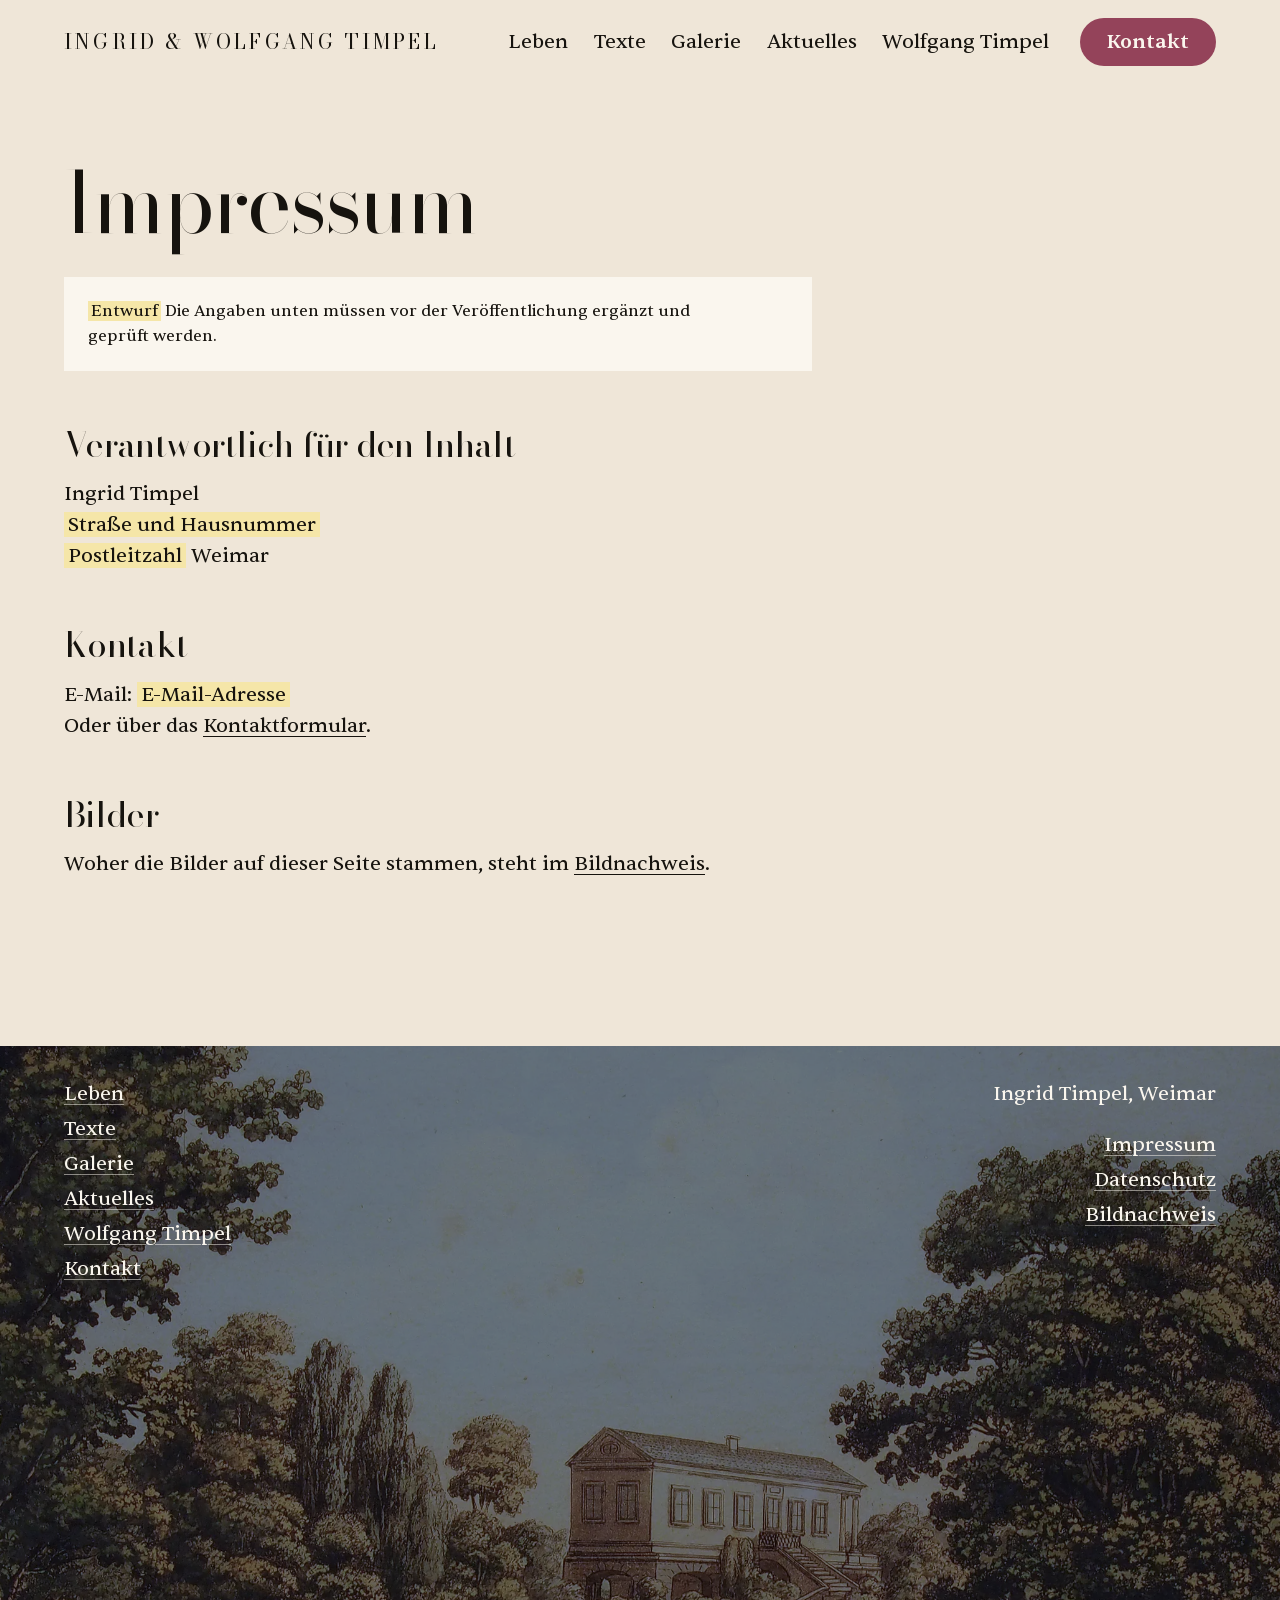
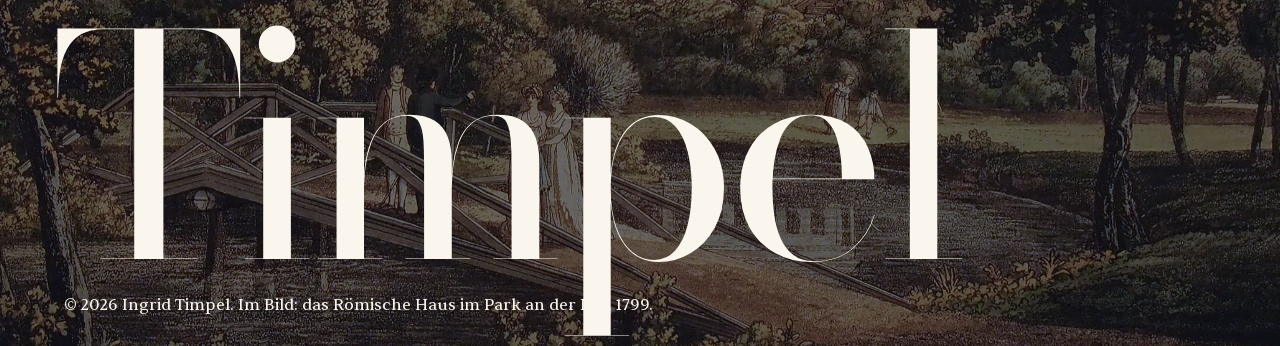
<file: impressum.html>
<!doctype html>
<html lang="de">
<head>
  <meta charset="utf-8">
  <meta name="viewport" content="width=device-width, initial-scale=1">
  <title>Impressum · Ingrid und Wolfgang Timpel</title>
  <meta name="description" content="Impressum der Seite von Ingrid und Wolfgang Timpel.">
  <meta name="theme-color" content="#EFE6D8">
  <meta name="robots" content="noindex, nofollow">
  <link rel="icon" href="favicon.svg" type="image/svg+xml">
  <link rel="preload" href="vendor/fonts/bodoni-moda-latin.woff2" as="font" type="font/woff2" crossorigin>
  <link rel="preload" href="vendor/fonts/sentient-400.woff2" as="font" type="font/woff2" crossorigin>
  <link rel="stylesheet" href="css/site.css">
  <script>
    document.documentElement.classList.add('js');
    // Einladungs- und Passwort-Links aus Netlify Identity führen in den Editor
    if (/(invite|recovery|confirmation|email_change)_token=/.test(location.hash)) location.replace('/admin/' + location.hash);
  </script>
  <script src="js/site.js" defer></script>
</head>
<body>
  <!-- Zierleiste im Stil der Weimarer Klassik: Linie, Rosette, Linie -->
  <svg width="0" height="0" style="position:absolute" aria-hidden="true" focusable="false">
    <symbol id="zier" viewBox="0 0 160 16">
      <path d="M0 8H62M98 8H160" fill="none" stroke="currentColor" stroke-width="1"/>
      <g fill="currentColor" transform="translate(80 8)">
        <ellipse rx="2.6" ry="6.4"/><ellipse rx="2.6" ry="6.4" transform="rotate(90)"/>
        <ellipse rx="1.7" ry="4.6" transform="rotate(45)"/><ellipse rx="1.7" ry="4.6" transform="rotate(-45)"/>
      </g>
      <circle cx="70" cy="8" r="1.4" fill="currentColor"/><circle cx="90" cy="8" r="1.4" fill="currentColor"/>
    </symbol>
  </svg>
  <a class="skip-link" href="#inhalt">Zum Inhalt springen</a>

  <header class="site-head">
    <a class="wordmark" translate="no" href="index.html" aria-label="Ingrid und Wolfgang Timpel, zur Startseite">Ingrid &amp; Wolfgang Timpel</a>
    <button class="menu-toggle" type="button" aria-expanded="false" aria-controls="hauptmenue">Menü</button>
    <nav class="site-nav" id="hauptmenue" aria-label="Hauptmenü">
      <ul>
        <li><a href="leben.html">Leben</a></li>
        <li><a href="texte.html">Texte</a></li>
        <li><a href="galerie.html">Galerie</a></li>
        <li><a href="aktuelles.html">Aktuelles</a></li>
        <li><a href="wolfgang.html">Wolfgang Timpel</a></li>
      </ul>
      <a class="btn" href="kontakt.html">Kontakt</a>
    </nav>
  </header>

  <main id="inhalt">
    <section class="legal grid" aria-labelledby="titel">
      <div class="legal__body">
        <h1 id="titel">Impressum</h1>
        <p class="note-box"><mark class="offen">Entwurf</mark> Die Angaben unten müssen vor der Veröffentlichung ergänzt und geprüft werden.</p>
        <h2>Verantwortlich für den Inhalt</h2>
        <p>Ingrid Timpel<br><mark class="offen">Straße und Hausnummer</mark><br><mark class="offen">Postleitzahl</mark> Weimar</p>
        <h2>Kontakt</h2>
        <p>E-Mail: <mark class="offen">E-Mail-Adresse</mark><br>Oder über das <a href="kontakt.html">Kontaktformular</a>.</p>
        <h2>Bilder</h2>
        <p>Woher die Bilder auf dieser Seite stammen, steht im <a href="bildnachweis.html">Bildnachweis</a>.</p>
      </div>
    </section>
  

  </main>

  <footer class="site-foot">
    <div class="site-foot__bg" data-zoom><img src="img/roemisches-haus.webp" width="2400" height="1591" loading="lazy" alt="Kolorierte Ansicht von 1799: das Römische Haus im Park an der Ilm in Weimar"></div>
    <div class="site-foot__top">
      <nav aria-label="Seiten">
        <ul>
          <li><a href="leben.html">Leben</a></li>
          <li><a href="texte.html">Texte</a></li>
          <li><a href="galerie.html">Galerie</a></li>
          <li><a href="aktuelles.html">Aktuelles</a></li>
          <li><a href="wolfgang.html">Wolfgang Timpel</a></li>
          <li><a href="kontakt.html">Kontakt</a></li>
        </ul>
      </nav>
      <div class="site-foot__contact">
        <p>Ingrid Timpel, Weimar</p>
        <ul>
          <li><a href="impressum.html">Impressum</a></li>
          <li><a href="datenschutz.html">Datenschutz</a></li>
          <li><a href="bildnachweis.html">Bildnachweis</a></li>
        </ul>
      </div>
    </div>
    <div>
      <p class="site-foot__name" translate="no" aria-hidden="true">Timpel</p>
      <p class="site-foot__legal">© 2026 Ingrid Timpel. Im Bild: das Römische Haus im Park an der Ilm, 1799.</p>
    </div>
  </footer>
</body>
</html>
</file>
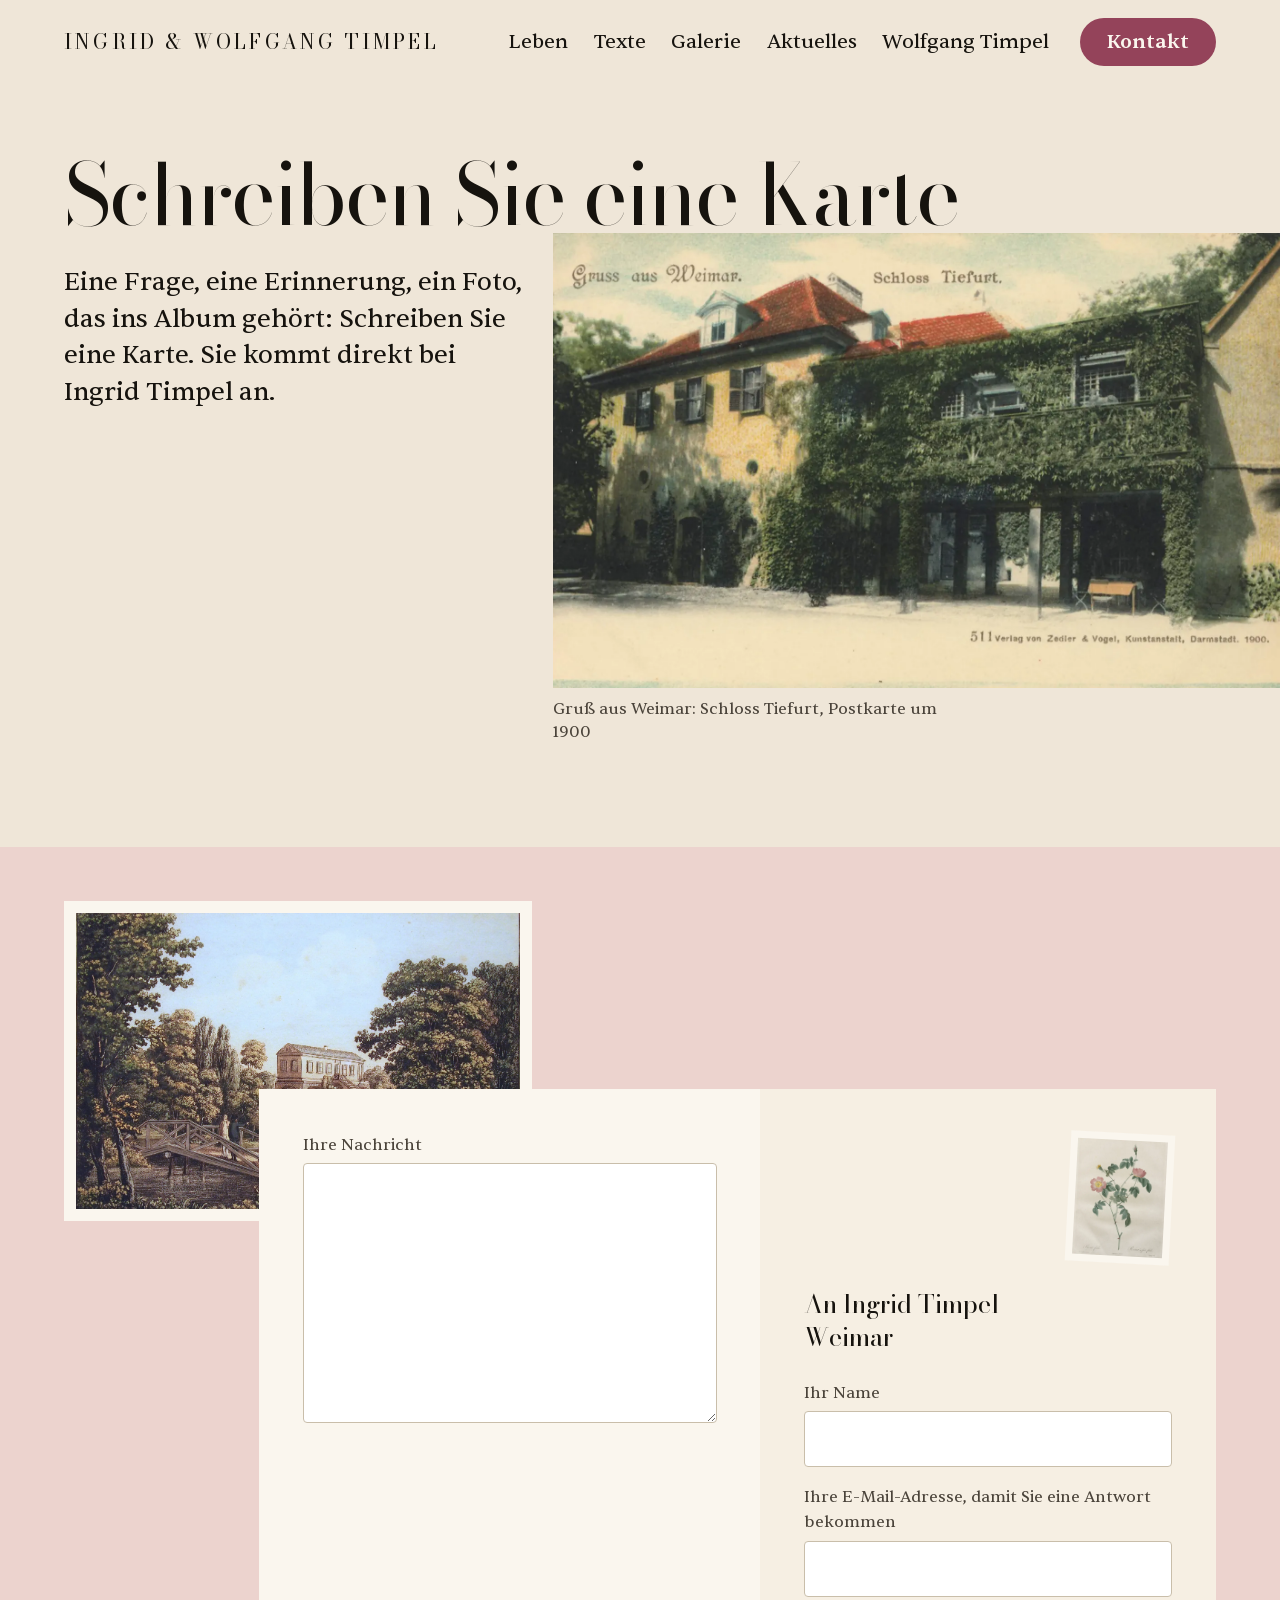
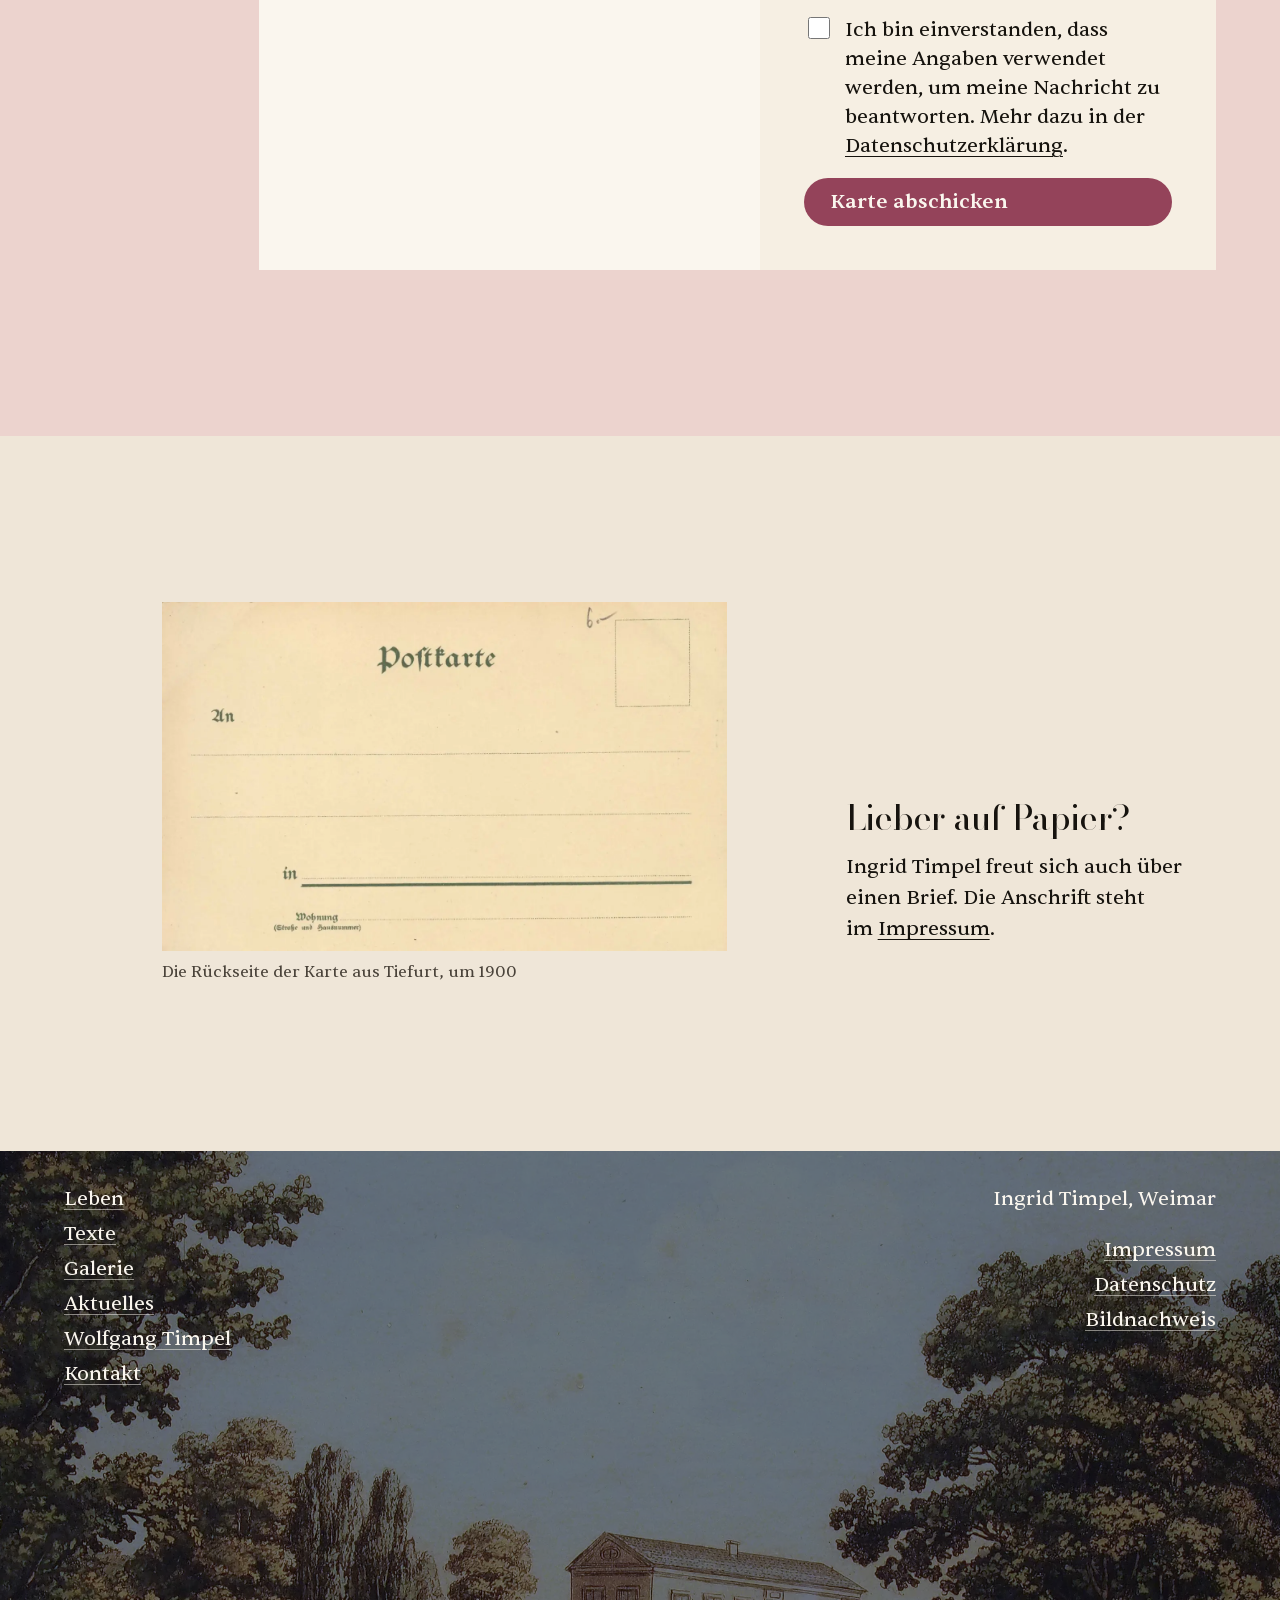
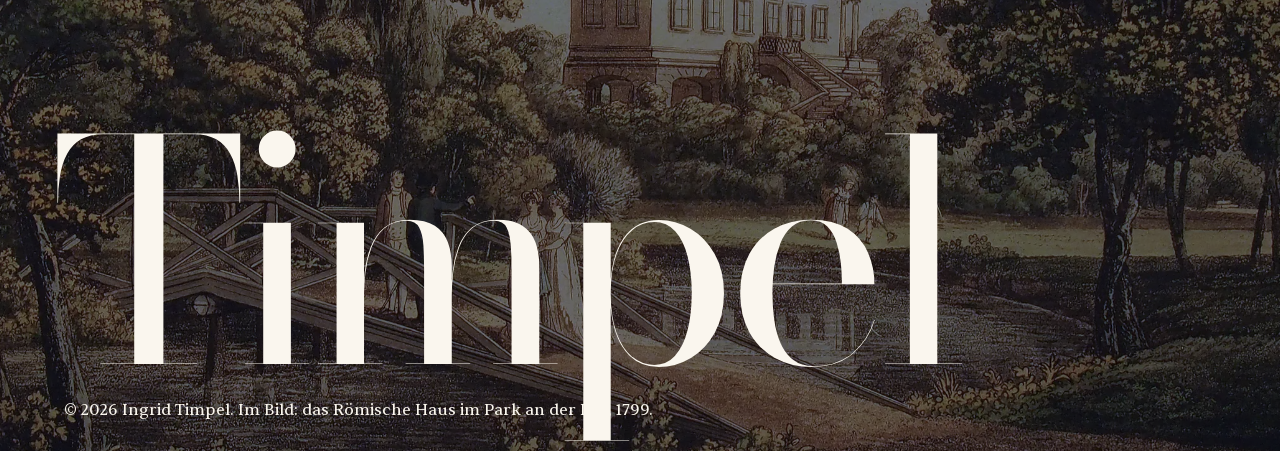
<file: kontakt.html>
<!doctype html>
<html lang="de">
<head>
  <meta charset="utf-8">
  <meta name="viewport" content="width=device-width, initial-scale=1">
  <title>Kontakt · Ingrid und Wolfgang Timpel</title>
  <meta name="description" content="Schreiben Sie Ingrid Timpel eine Karte.">
  <meta name="theme-color" content="#EFE6D8">
  <meta name="robots" content="noindex, nofollow">
  <link rel="icon" href="favicon.svg" type="image/svg+xml">
  <link rel="preload" href="vendor/fonts/bodoni-moda-latin.woff2" as="font" type="font/woff2" crossorigin>
  <link rel="preload" href="vendor/fonts/sentient-400.woff2" as="font" type="font/woff2" crossorigin>
  <link rel="stylesheet" href="css/site.css">
  <script>
    document.documentElement.classList.add('js');
    // Einladungs- und Passwort-Links aus Netlify Identity führen in den Editor
    if (/(invite|recovery|confirmation|email_change)_token=/.test(location.hash)) location.replace('/admin/' + location.hash);
  </script>
  <script src="js/site.js" defer></script>
</head>
<body>
  <!-- Zierleiste im Stil der Weimarer Klassik: Linie, Rosette, Linie -->
  <svg width="0" height="0" style="position:absolute" aria-hidden="true" focusable="false">
    <symbol id="zier" viewBox="0 0 160 16">
      <path d="M0 8H62M98 8H160" fill="none" stroke="currentColor" stroke-width="1"/>
      <g fill="currentColor" transform="translate(80 8)">
        <ellipse rx="2.6" ry="6.4"/><ellipse rx="2.6" ry="6.4" transform="rotate(90)"/>
        <ellipse rx="1.7" ry="4.6" transform="rotate(45)"/><ellipse rx="1.7" ry="4.6" transform="rotate(-45)"/>
      </g>
      <circle cx="70" cy="8" r="1.4" fill="currentColor"/><circle cx="90" cy="8" r="1.4" fill="currentColor"/>
    </symbol>
  </svg>
  <a class="skip-link" href="#inhalt">Zum Inhalt springen</a>

  <header class="site-head">
    <a class="wordmark" translate="no" href="index.html" aria-label="Ingrid und Wolfgang Timpel, zur Startseite">Ingrid &amp; Wolfgang Timpel</a>
    <button class="menu-toggle" type="button" aria-expanded="false" aria-controls="hauptmenue">Menü</button>
    <nav class="site-nav" id="hauptmenue" aria-label="Hauptmenü">
      <ul>
        <li><a href="leben.html">Leben</a></li>
        <li><a href="texte.html">Texte</a></li>
        <li><a href="galerie.html">Galerie</a></li>
        <li><a href="aktuelles.html">Aktuelles</a></li>
        <li><a href="wolfgang.html">Wolfgang Timpel</a></li>
      </ul>
      <a class="btn" href="kontakt.html">Kontakt</a>
    </nav>
  </header>

  <main id="inhalt">
    <section class="page-hero grid" aria-labelledby="titel">
      <h1 id="titel" data-reveal="self">Schreiben Sie eine Karte</h1>
      <p class="page-hero__sub" data-reveal="self">Eine Frage, eine Erinnerung, ein Foto, das ins Album gehört: Schreiben Sie eine Karte. Sie kommt direkt bei Ingrid Timpel an.</p>
      <figure class="page-hero__photo" data-drift="0.06">
        <div class="frame"><img src="img/tiefurt.webp" width="1600" height="1000" fetchpriority="high" alt="Farbige Postkarte um 1900: Gruß aus Weimar, das efeuberankte Schloss Tiefurt"></div>
        <figcaption>Gruß aus Weimar: Schloss Tiefurt, Postkarte um 1900</figcaption>
      </figure>
    </section>

    <section class="postcard-wrap grid field-rose mt-block" aria-label="Postkarte an Ingrid Timpel">
      <figure class="postcard-front" data-reveal="self">
        <div class="frame"><img src="img/roemisches-haus.webp" width="2400" height="1591" loading="lazy" alt="Kolorierte Ansicht von 1799: Spaziergänger auf einer Holzbrücke vor dem Römischen Haus im Park an der Ilm"></div>
      </figure>
      <form class="postcard" name="kontakt" method="POST" action="danke.html" data-netlify="true" netlify-honeypot="webseite" data-reveal="self">
        <input type="hidden" name="form-name" value="kontakt">
        <p class="hp"><label>Bitte nicht ausfüllen <input name="webseite" tabindex="-1" autocomplete="off"></label></p>
        <div class="postcard__write">
          <div class="field">
            <label for="nachricht">Ihre Nachricht</label>
            <textarea id="nachricht" name="nachricht" required></textarea>
          </div>
        </div>
        <div class="postcard__address" data-reveal>
          <div class="stamp-wrap"><div class="stamp"><img src="img/rose-indica.webp" width="800" height="1083" alt="Briefmarke mit einer Rose"></div></div>
          <p class="to">An Ingrid Timpel<br>Weimar</p>
          <div class="field">
            <label for="name">Ihr Name</label>
            <input id="name" name="name" type="text" autocomplete="name" required>
          </div>
          <div class="field">
            <label for="email">Ihre E-Mail-Adresse, damit Sie eine Antwort bekommen</label>
            <input id="email" name="email" type="email" autocomplete="email" inputmode="email" spellcheck="false" required>
          </div>
          <label class="consent"><input type="checkbox" name="einwilligung" required> <span>Ich bin einverstanden, dass meine Angaben verwendet werden, um meine Nachricht zu beantworten. Mehr dazu in der <a href="datenschutz.html">Datenschutzerklärung</a>.</span></label>
          <button class="btn" type="submit">Karte abschicken</button>
          <p class="form-note" data-form-note hidden></p>
        </div>
      </form>
    </section>

    <section class="card-back grid section" aria-labelledby="papier">
      <figure class="card-back__fig" data-reveal>
        <div class="frame"><img src="img/tiefurt-rueckseite.webp" width="1400" height="863" loading="lazy" alt="Unbeschriebene Rückseite einer Postkarte um 1900, gedruckt: Postkarte, An, in, Wohnung"></div>
        <figcaption>Die Rückseite der Karte aus Tiefurt, um 1900</figcaption>
      </figure>
      <div class="card-back__text" data-reveal>
        <h2 id="papier">Lieber auf Papier?</h2>
        <p>Ingrid Timpel freut sich auch über einen Brief. Die Anschrift steht im <a href="impressum.html">Impressum</a>.</p>
      </div>
    </section>
  

  </main>

  <footer class="site-foot">
    <div class="site-foot__bg" data-zoom><img src="img/roemisches-haus.webp" width="2400" height="1591" loading="lazy" alt="Kolorierte Ansicht von 1799: das Römische Haus im Park an der Ilm in Weimar"></div>
    <div class="site-foot__top">
      <nav aria-label="Seiten">
        <ul>
          <li><a href="leben.html">Leben</a></li>
          <li><a href="texte.html">Texte</a></li>
          <li><a href="galerie.html">Galerie</a></li>
          <li><a href="aktuelles.html">Aktuelles</a></li>
          <li><a href="wolfgang.html">Wolfgang Timpel</a></li>
          <li><a href="kontakt.html">Kontakt</a></li>
        </ul>
      </nav>
      <div class="site-foot__contact">
        <p>Ingrid Timpel, Weimar</p>
        <ul>
          <li><a href="impressum.html">Impressum</a></li>
          <li><a href="datenschutz.html">Datenschutz</a></li>
          <li><a href="bildnachweis.html">Bildnachweis</a></li>
        </ul>
      </div>
    </div>
    <div>
      <p class="site-foot__name" translate="no" aria-hidden="true">Timpel</p>
      <p class="site-foot__legal">© 2026 Ingrid Timpel. Im Bild: das Römische Haus im Park an der Ilm, 1799.</p>
    </div>
  </footer>
</body>
</html>
</file>
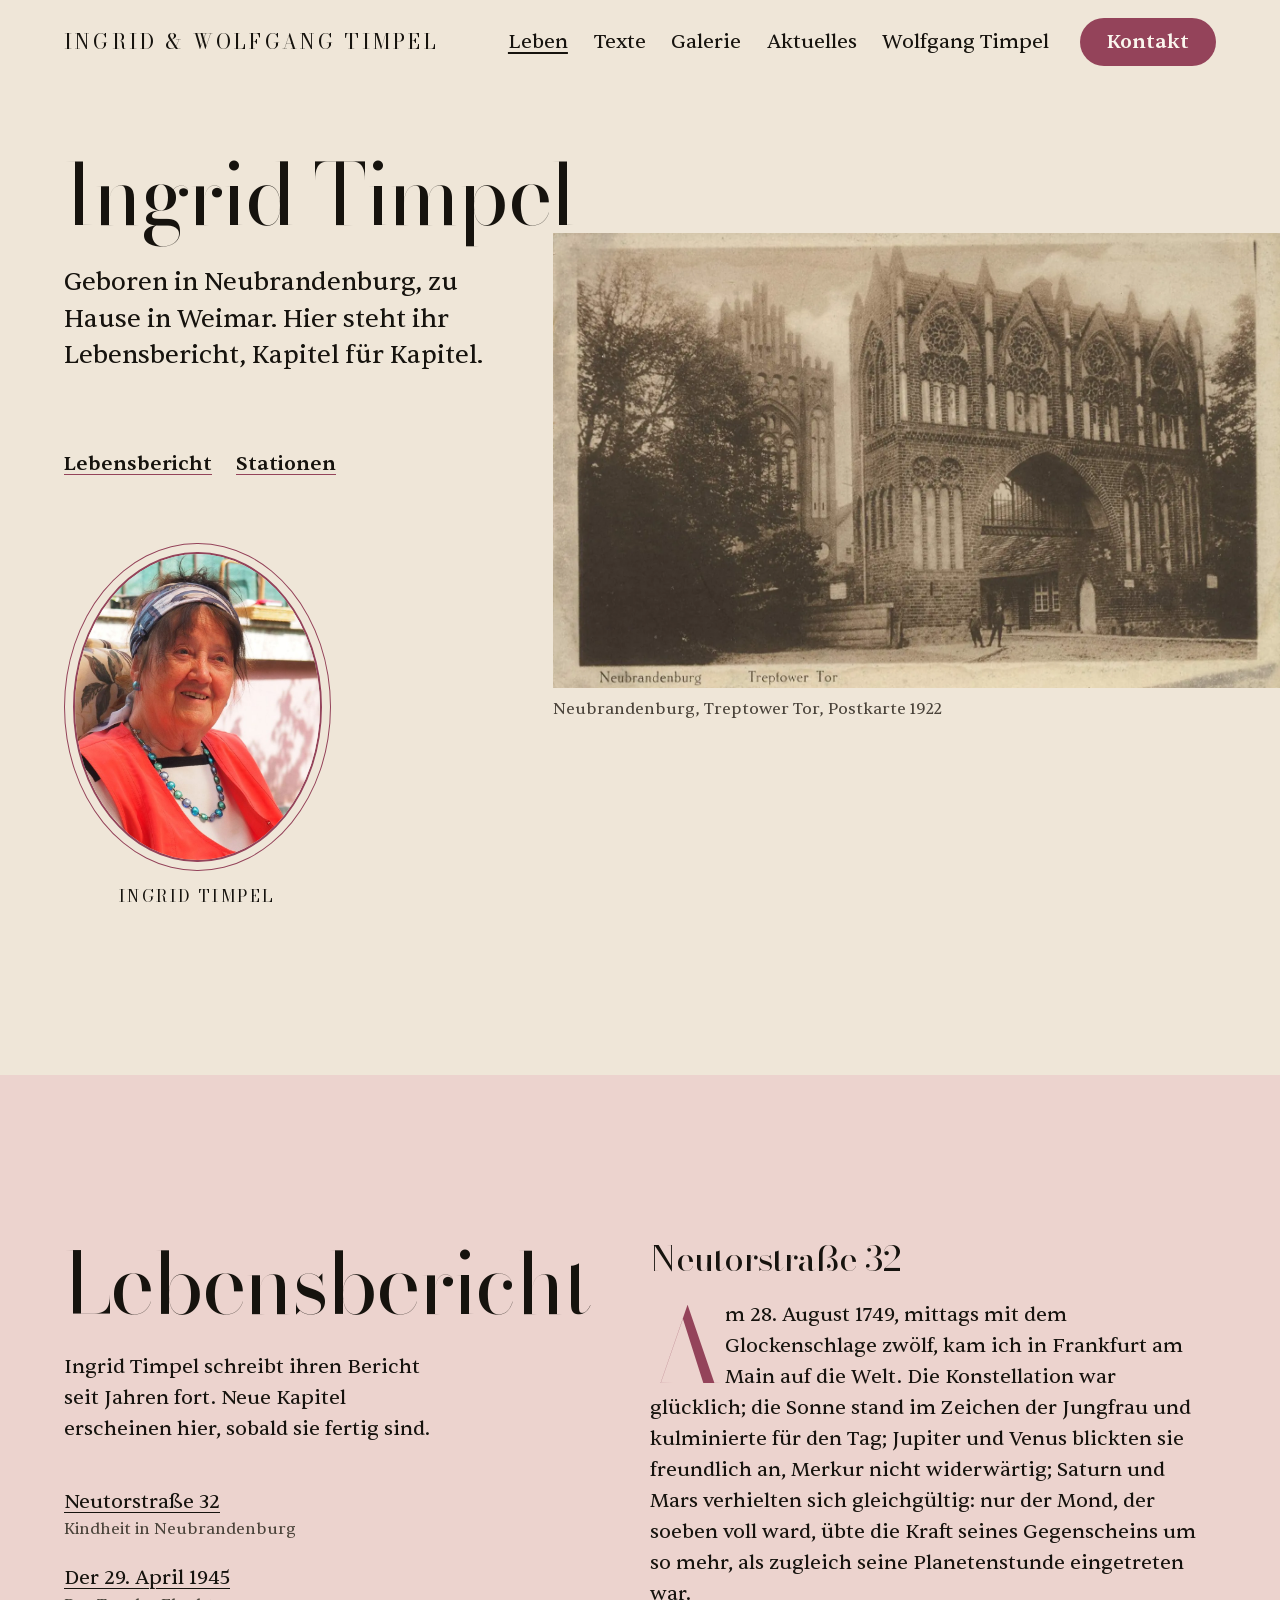
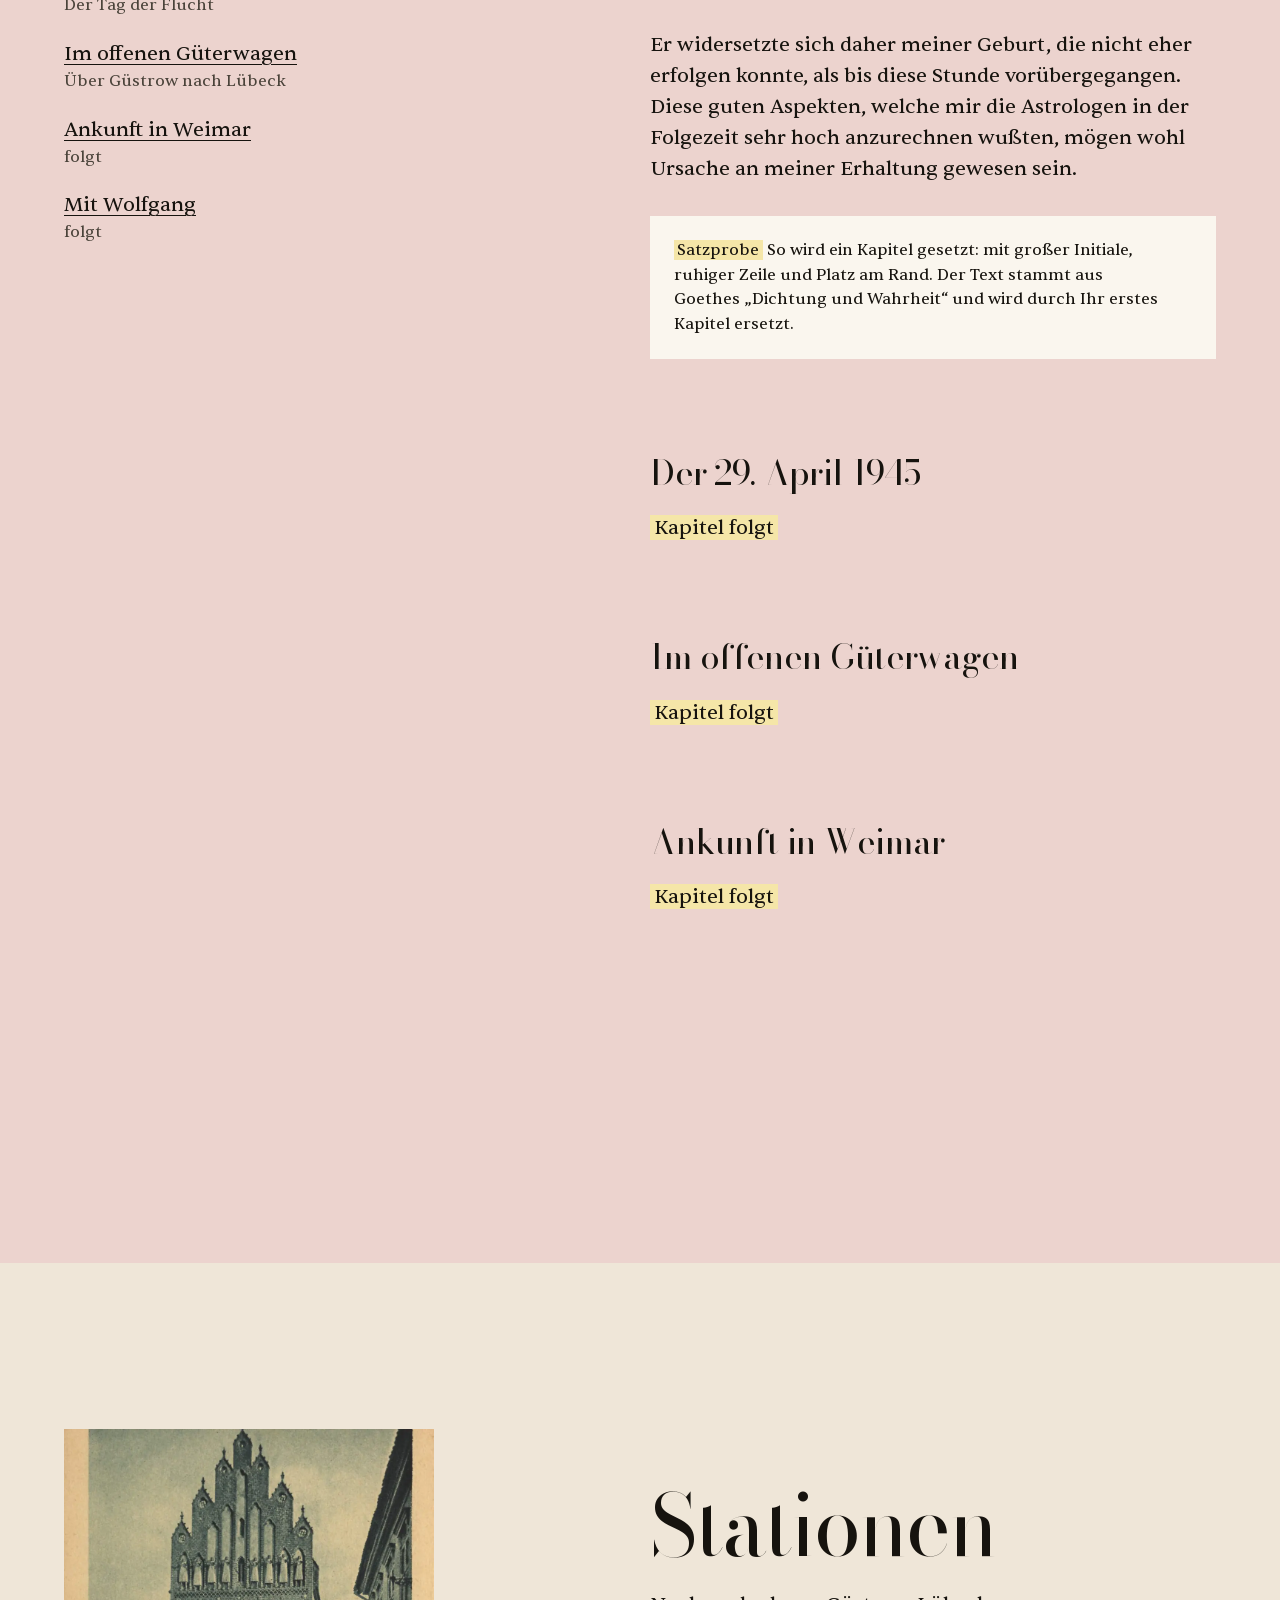
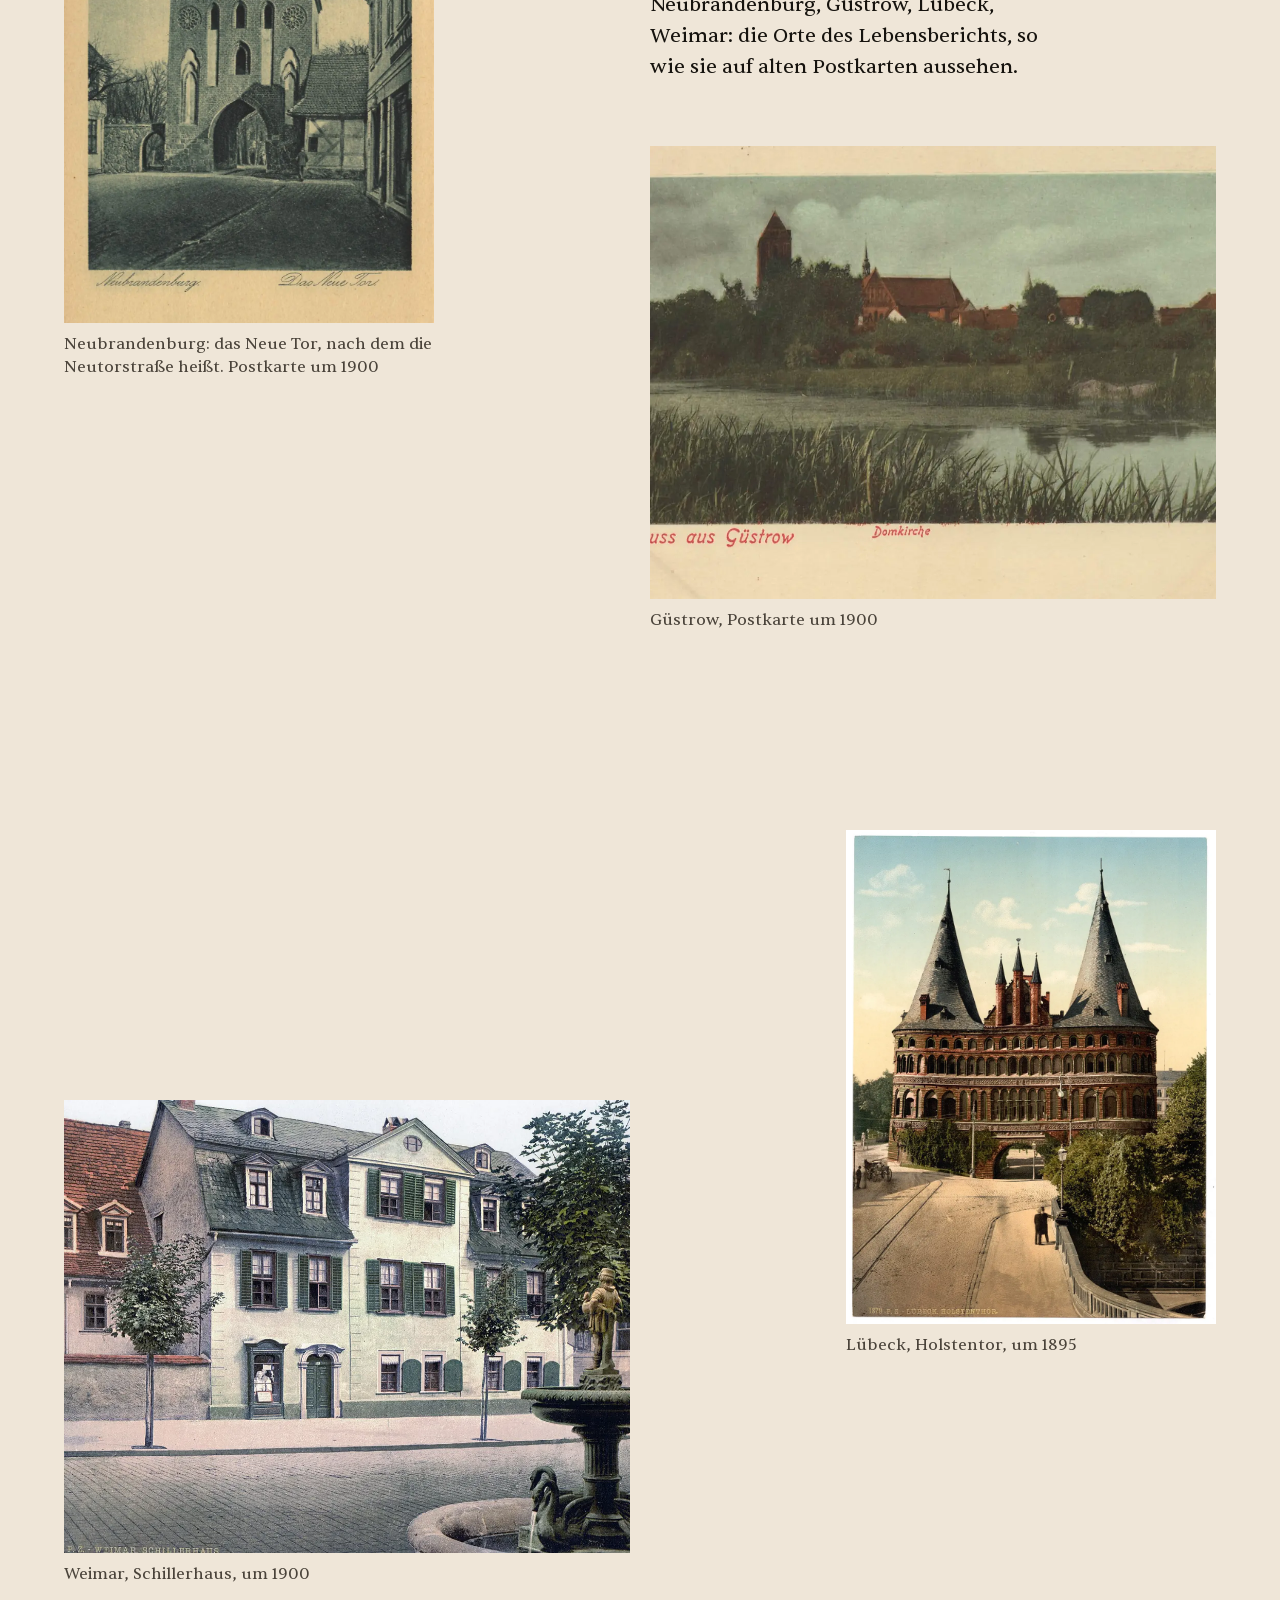
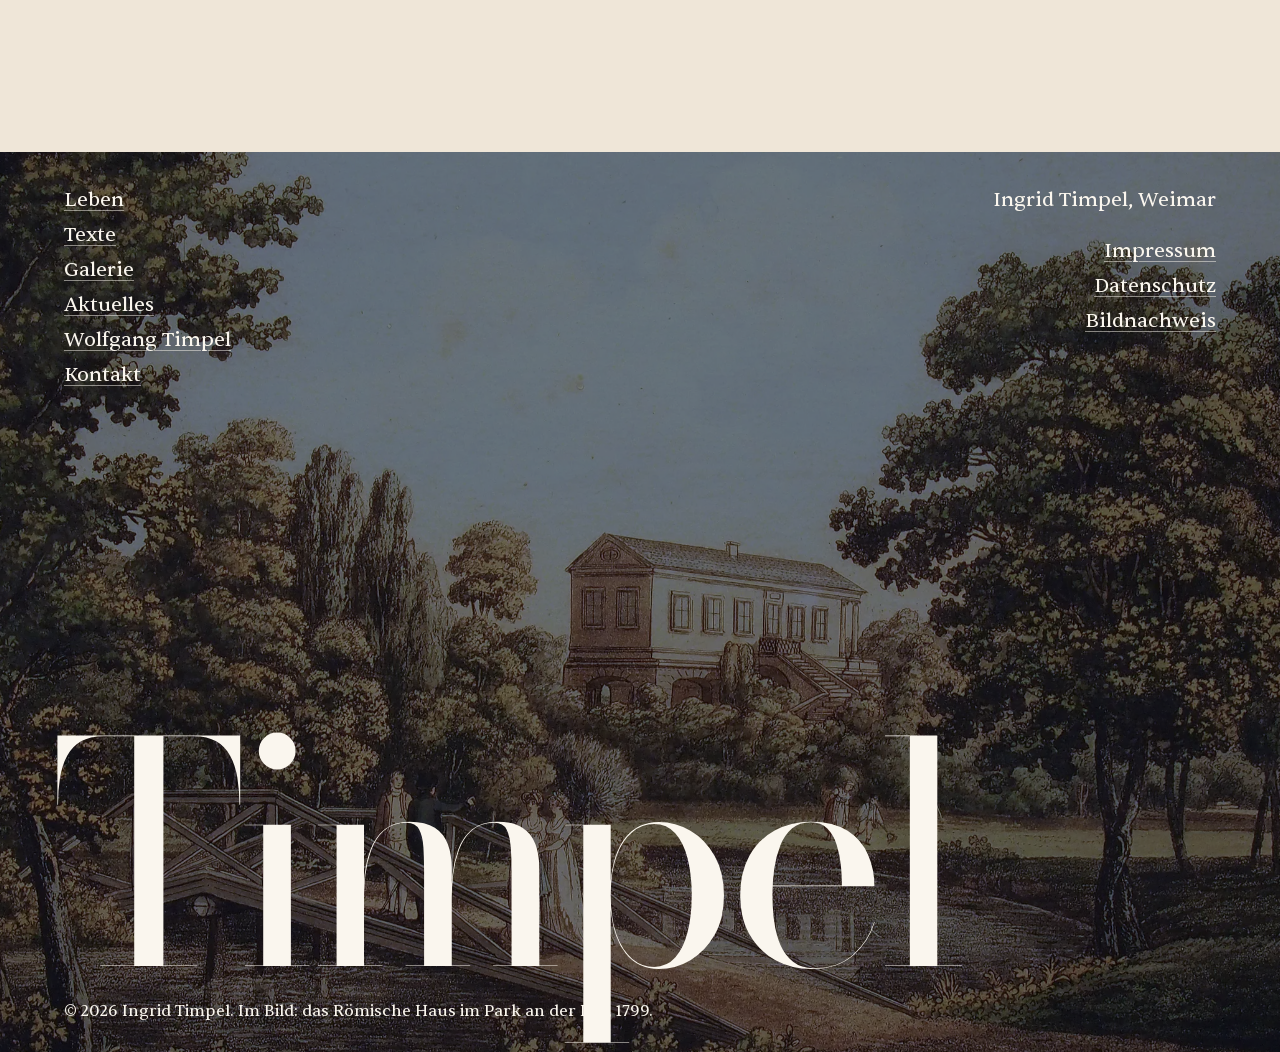
<file: leben.html>
<!doctype html>
<html lang="de">
<head>
  <meta charset="utf-8">
  <meta name="viewport" content="width=device-width, initial-scale=1">
  <title>Leben · Ingrid und Wolfgang Timpel</title>
  <meta name="description" content="Ingrid Timpel, geboren in Neubrandenburg, zu Hause in Weimar: ihr Lebensbericht, Kapitel für Kapitel.">
  <meta name="theme-color" content="#EFE6D8">
  <meta name="robots" content="noindex, nofollow">
  <link rel="icon" href="favicon.svg" type="image/svg+xml">
  <link rel="preload" href="vendor/fonts/bodoni-moda-latin.woff2" as="font" type="font/woff2" crossorigin>
  <link rel="preload" href="vendor/fonts/sentient-400.woff2" as="font" type="font/woff2" crossorigin>
  <link rel="stylesheet" href="css/site.css">
  <script>
    document.documentElement.classList.add('js');
    // Einladungs- und Passwort-Links aus Netlify Identity führen in den Editor
    if (/(invite|recovery|confirmation|email_change)_token=/.test(location.hash)) location.replace('/admin/' + location.hash);
  </script>
  <script src="js/site.js" defer></script>
</head>
<body>
  <!-- Zierleiste im Stil der Weimarer Klassik: Linie, Rosette, Linie -->
  <svg width="0" height="0" style="position:absolute" aria-hidden="true" focusable="false">
    <symbol id="zier" viewBox="0 0 160 16">
      <path d="M0 8H62M98 8H160" fill="none" stroke="currentColor" stroke-width="1"/>
      <g fill="currentColor" transform="translate(80 8)">
        <ellipse rx="2.6" ry="6.4"/><ellipse rx="2.6" ry="6.4" transform="rotate(90)"/>
        <ellipse rx="1.7" ry="4.6" transform="rotate(45)"/><ellipse rx="1.7" ry="4.6" transform="rotate(-45)"/>
      </g>
      <circle cx="70" cy="8" r="1.4" fill="currentColor"/><circle cx="90" cy="8" r="1.4" fill="currentColor"/>
    </symbol>
  </svg>
  <a class="skip-link" href="#inhalt">Zum Inhalt springen</a>

  <header class="site-head">
    <a class="wordmark" translate="no" href="index.html" aria-label="Ingrid und Wolfgang Timpel, zur Startseite">Ingrid &amp; Wolfgang Timpel</a>
    <button class="menu-toggle" type="button" aria-expanded="false" aria-controls="hauptmenue">Menü</button>
    <nav class="site-nav" id="hauptmenue" aria-label="Hauptmenü">
      <ul>
        <li><a href="leben.html">Leben</a></li>
        <li><a href="texte.html">Texte</a></li>
        <li><a href="galerie.html">Galerie</a></li>
        <li><a href="aktuelles.html">Aktuelles</a></li>
        <li><a href="wolfgang.html">Wolfgang Timpel</a></li>
      </ul>
      <a class="btn" href="kontakt.html">Kontakt</a>
    </nav>
  </header>

  <main id="inhalt">
    <section class="page-hero grid" aria-labelledby="titel">
      <h1 id="titel" data-reveal="self">Ingrid Timpel</h1>
      <p class="page-hero__sub" data-reveal="self">Geboren in Neubrandenburg, zu Hause in Weimar. Hier steht ihr Lebensbericht, Kapitel für Kapitel.</p>
      <nav class="subnav" data-reveal="self" aria-label="Auf dieser Seite">
        <ul>
          <li><a href="#bericht">Lebensbericht</a></li>
          <li><a href="#stationen">Stationen</a></li>
        </ul>
      </nav>
      <figure class="medaillon medaillon--rose page-hero__medaillon" data-reveal="self">
        <div class="medaillon__rahmen"><div class="medaillon__oval"><img src="img/uploads/portraet-ingrid-medaillon.jpg" width="800" height="1000" alt="Ingrid Timpel, lächelnd, mit Stirnband und Halskette"></div></div>
        <figcaption>Ingrid Timpel</figcaption>
      </figure>
      <figure class="page-hero__photo" data-drift="0.06">
        <div class="frame"><img src="img/treptower-tor.webp" width="1600" height="1000" fetchpriority="high" alt="Postkarte von 1922: das Treptower Tor in Neubrandenburg zwischen alten Bäumen"></div>
        <figcaption>Neubrandenburg, Treptower Tor, Postkarte 1922</figcaption>
      </figure>
    </section>

    <section class="reading grid field-rose mt-section" id="bericht" aria-labelledby="bericht-titel">
      <div class="reading__aside">
        <div class="sticky" data-reveal>
          <h2 id="bericht-titel">Lebensbericht</h2>
          <p>Ingrid Timpel schreibt ihren Bericht seit Jahren fort. Neue Kapitel erscheinen hier, sobald sie fertig sind.</p>
          <ul class="chapters">
            <li><a href="#01-neutorstrasse-32">Neutorstraße 32</a><span>Kindheit in Neubrandenburg</span></li>
            <li><a href="#02-der-29-april-1945">Der 29. April 1945</a><span>Der Tag der Flucht</span></li>
            <li><a href="#03-im-offenen-gueterwagen">Im offenen Güterwagen</a><span>Über Güstrow nach Lübeck</span></li>
            <li><a href="#04-ankunft-in-weimar">Ankunft in Weimar</a><span>folgt</span></li>
            <li><a href="#05-mit-wolfgang">Mit Wolfgang</a><span>folgt</span></li>
          </ul>
        </div>
      </div>
      <div class="reading__main">
        <article id="01-neutorstrasse-32" data-reveal>
          <h3>Neutorstraße 32</h3>
          <div class="prose prose--initial"><p>Am 28. August 1749, mittags mit dem Glockenschlage zwölf, kam ich in Frankfurt am Main auf die Welt. Die Konstellation war glücklich; die Sonne stand im Zeichen der Jungfrau und kulminierte für den Tag; Jupiter und Venus blickten sie freundlich an, Merkur nicht widerwärtig; Saturn und Mars verhielten sich gleichgültig: nur der Mond, der soeben voll ward, übte die Kraft seines Gegenscheins um so mehr, als zugleich seine Planetenstunde eingetreten war.</p>
<p>Er widersetzte sich daher meiner Geburt, die nicht eher erfolgen konnte, als bis diese Stunde vorübergegangen. Diese guten Aspekten, welche mir die Astrologen in der Folgezeit sehr hoch anzurechnen wußten, mögen wohl Ursache an meiner Erhaltung gewesen sein.</p>
</div>
          <p class="note-box"><mark class="offen">Satzprobe</mark> So wird ein Kapitel gesetzt: mit großer Initiale, ruhiger Zeile und Platz am Rand. Der Text stammt aus Goethes „Dichtung und Wahrheit“ und wird durch Ihr erstes Kapitel ersetzt.</p>
        </article>
        <article id="02-der-29-april-1945" data-reveal>
          <h3>Der 29. April 1945</h3>
          <p><mark class="offen">Kapitel folgt</mark></p>
        </article>
        <article id="03-im-offenen-gueterwagen" data-reveal>
          <h3>Im offenen Güterwagen</h3>
          <p><mark class="offen">Kapitel folgt</mark></p>
        </article>
        <article id="04-ankunft-in-weimar" data-reveal>
          <h3>Ankunft in Weimar</h3>
          <p><mark class="offen">Kapitel folgt</mark></p>
        </article>
        <article id="05-mit-wolfgang" data-reveal>
          <h3>Mit Wolfgang</h3>
          <p><mark class="offen">Kapitel folgt</mark></p>
        </article>
      </div>
    </section>

    <section class="album-wall pt-section" id="stationen" aria-labelledby="stationen-titel">
      <div class="pair pair--a">
        <figure class="r-3x4 w70" data-reveal>
          <div class="frame"><img src="img/neues-tor-karte.webp" width="1000" height="1333" loading="lazy" alt="Postkarte um 1900: das Neue Tor in Neubrandenburg mit Straße und Fachwerkhaus"></div>
          <figcaption>Neubrandenburg: das Neue Tor, nach dem die Neutorstraße heißt. Postkarte um 1900</figcaption>
        </figure>
        <div class="stack-lower w84" data-reveal>
          <div class="album-wall__head">
            <h2 id="stationen-titel">Stationen</h2>
            <p>Neubrandenburg, Güstrow, Lübeck, Weimar: die Orte des Lebensberichts, so wie sie auf alten Postkarten aussehen.</p>
          </div>
          <figure class="r-5x4">
            <div class="frame"><img src="img/guestrow.webp" width="1100" height="879" loading="lazy" alt="Postkarte um 1900: Güstrow mit dem Dom hinter einem Teich"></div>
            <figcaption>Güstrow, Postkarte um 1900</figcaption>
          </figure>
        </div>
      </div>
      <div class="pair pair--a2">
        <figure class="r-3x4 w84" data-reveal>
          <div class="frame"><img src="img/holstentor.webp" width="1000" height="1334" loading="lazy" alt="Farbige Ansicht um 1895: das Holstentor in Lübeck"></div>
          <figcaption>Lübeck, Holstentor, um 1895</figcaption>
        </figure>
        <figure class="r-5x4 w70" data-reveal>
          <div class="frame"><img src="img/schillerhaus.webp" width="1100" height="880" loading="lazy" alt="Farbige Ansicht um 1900: Schillers Wohnhaus in Weimar mit Brunnen davor"></div>
          <figcaption>Weimar, Schillerhaus, um 1900</figcaption>
        </figure>
      </div>
    </section>
  

  </main>

  <footer class="site-foot">
    <div class="site-foot__bg" data-zoom><img src="img/roemisches-haus.webp" width="2400" height="1591" loading="lazy" alt="Kolorierte Ansicht von 1799: das Römische Haus im Park an der Ilm in Weimar"></div>
    <div class="site-foot__top">
      <nav aria-label="Seiten">
        <ul>
          <li><a href="leben.html">Leben</a></li>
          <li><a href="texte.html">Texte</a></li>
          <li><a href="galerie.html">Galerie</a></li>
          <li><a href="aktuelles.html">Aktuelles</a></li>
          <li><a href="wolfgang.html">Wolfgang Timpel</a></li>
          <li><a href="kontakt.html">Kontakt</a></li>
        </ul>
      </nav>
      <div class="site-foot__contact">
        <p>Ingrid Timpel, Weimar</p>
        <ul>
          <li><a href="impressum.html">Impressum</a></li>
          <li><a href="datenschutz.html">Datenschutz</a></li>
          <li><a href="bildnachweis.html">Bildnachweis</a></li>
        </ul>
      </div>
    </div>
    <div>
      <p class="site-foot__name" translate="no" aria-hidden="true">Timpel</p>
      <p class="site-foot__legal">© 2026 Ingrid Timpel. Im Bild: das Römische Haus im Park an der Ilm, 1799.</p>
    </div>
  </footer>
</body>
</html>
</file>
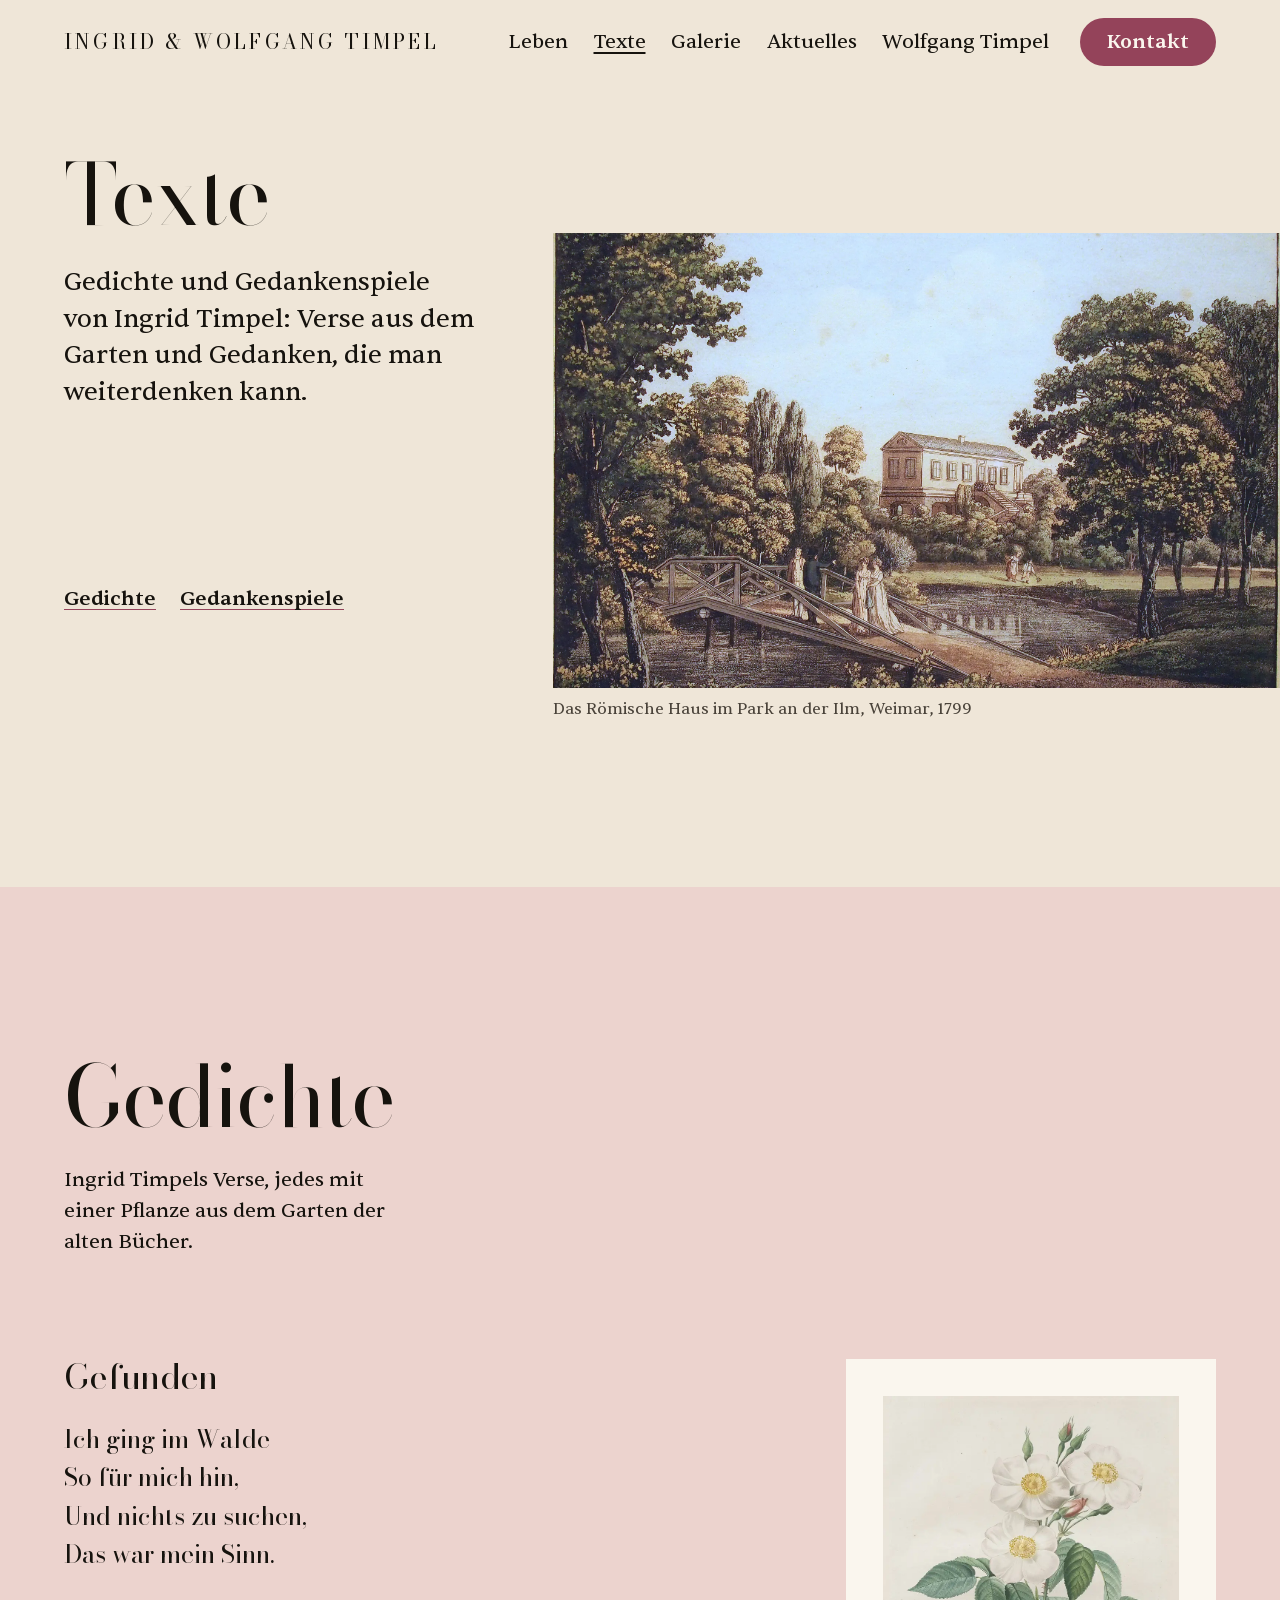
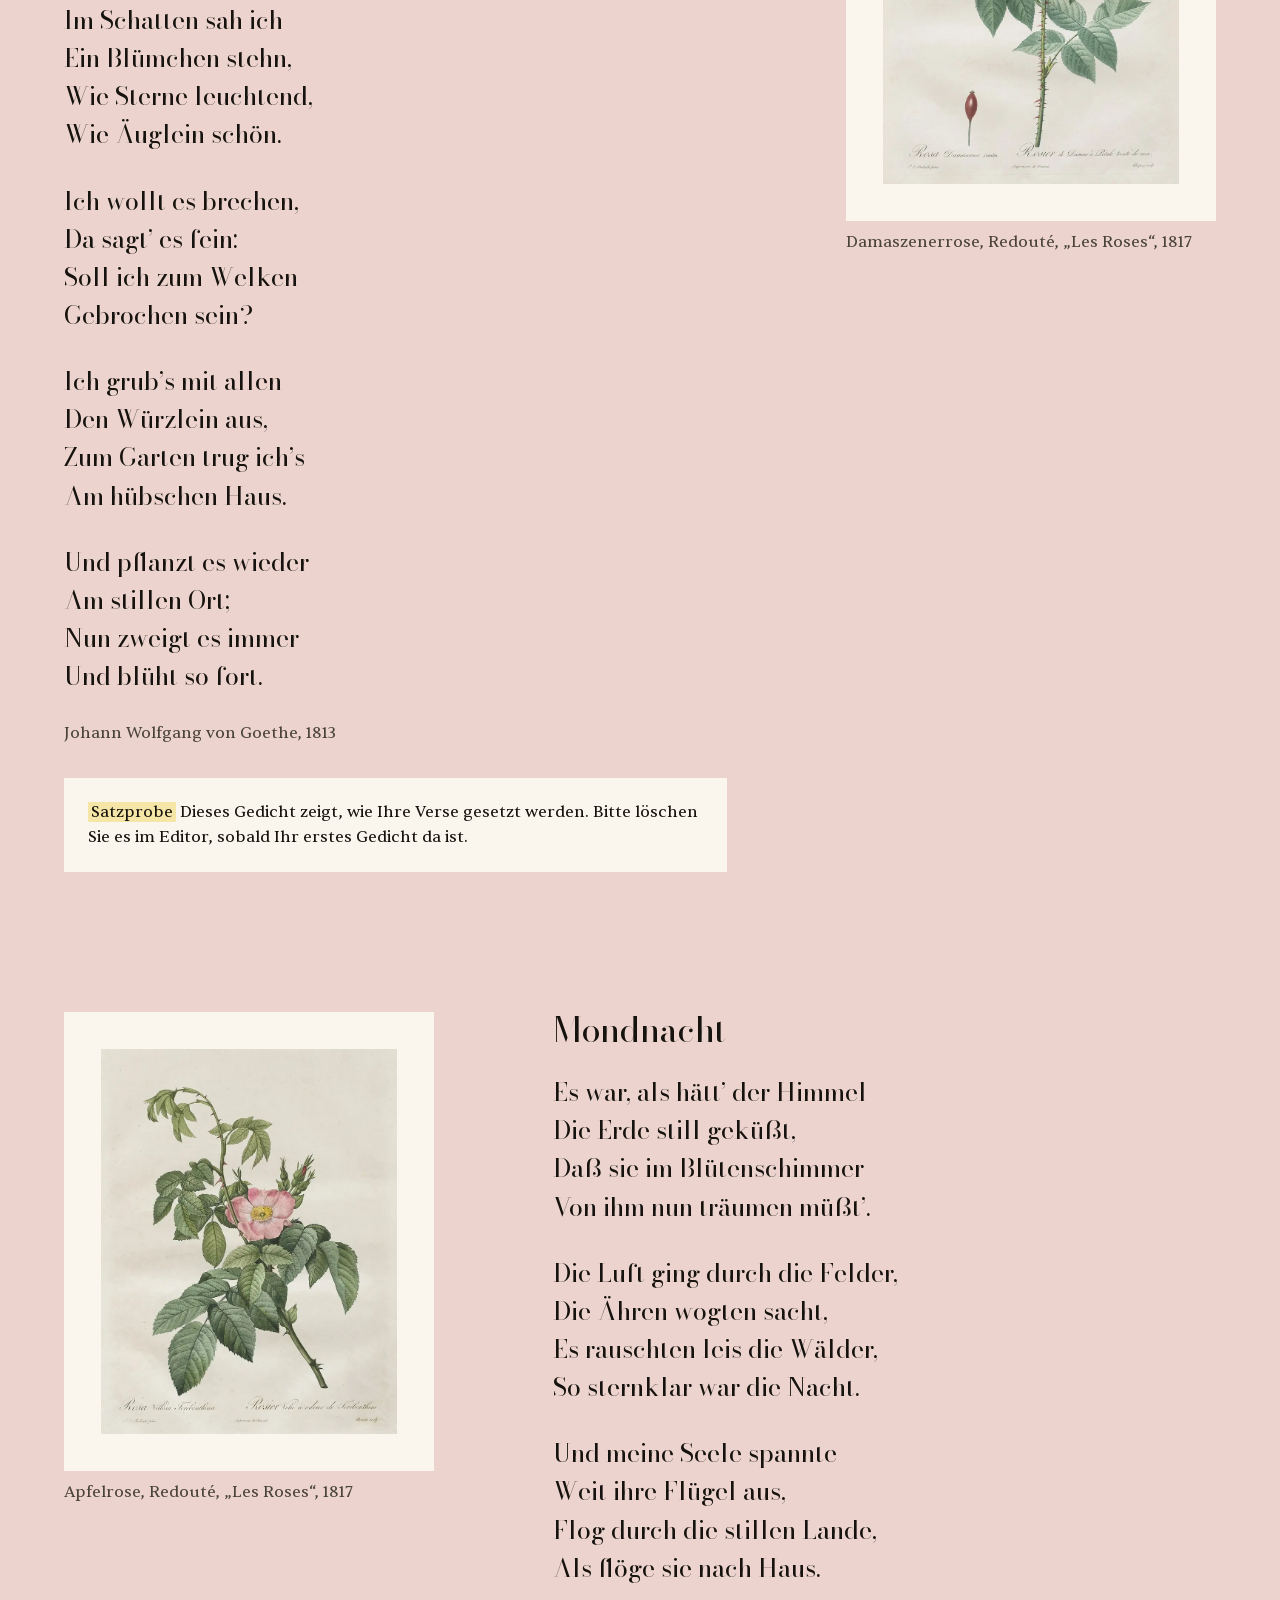
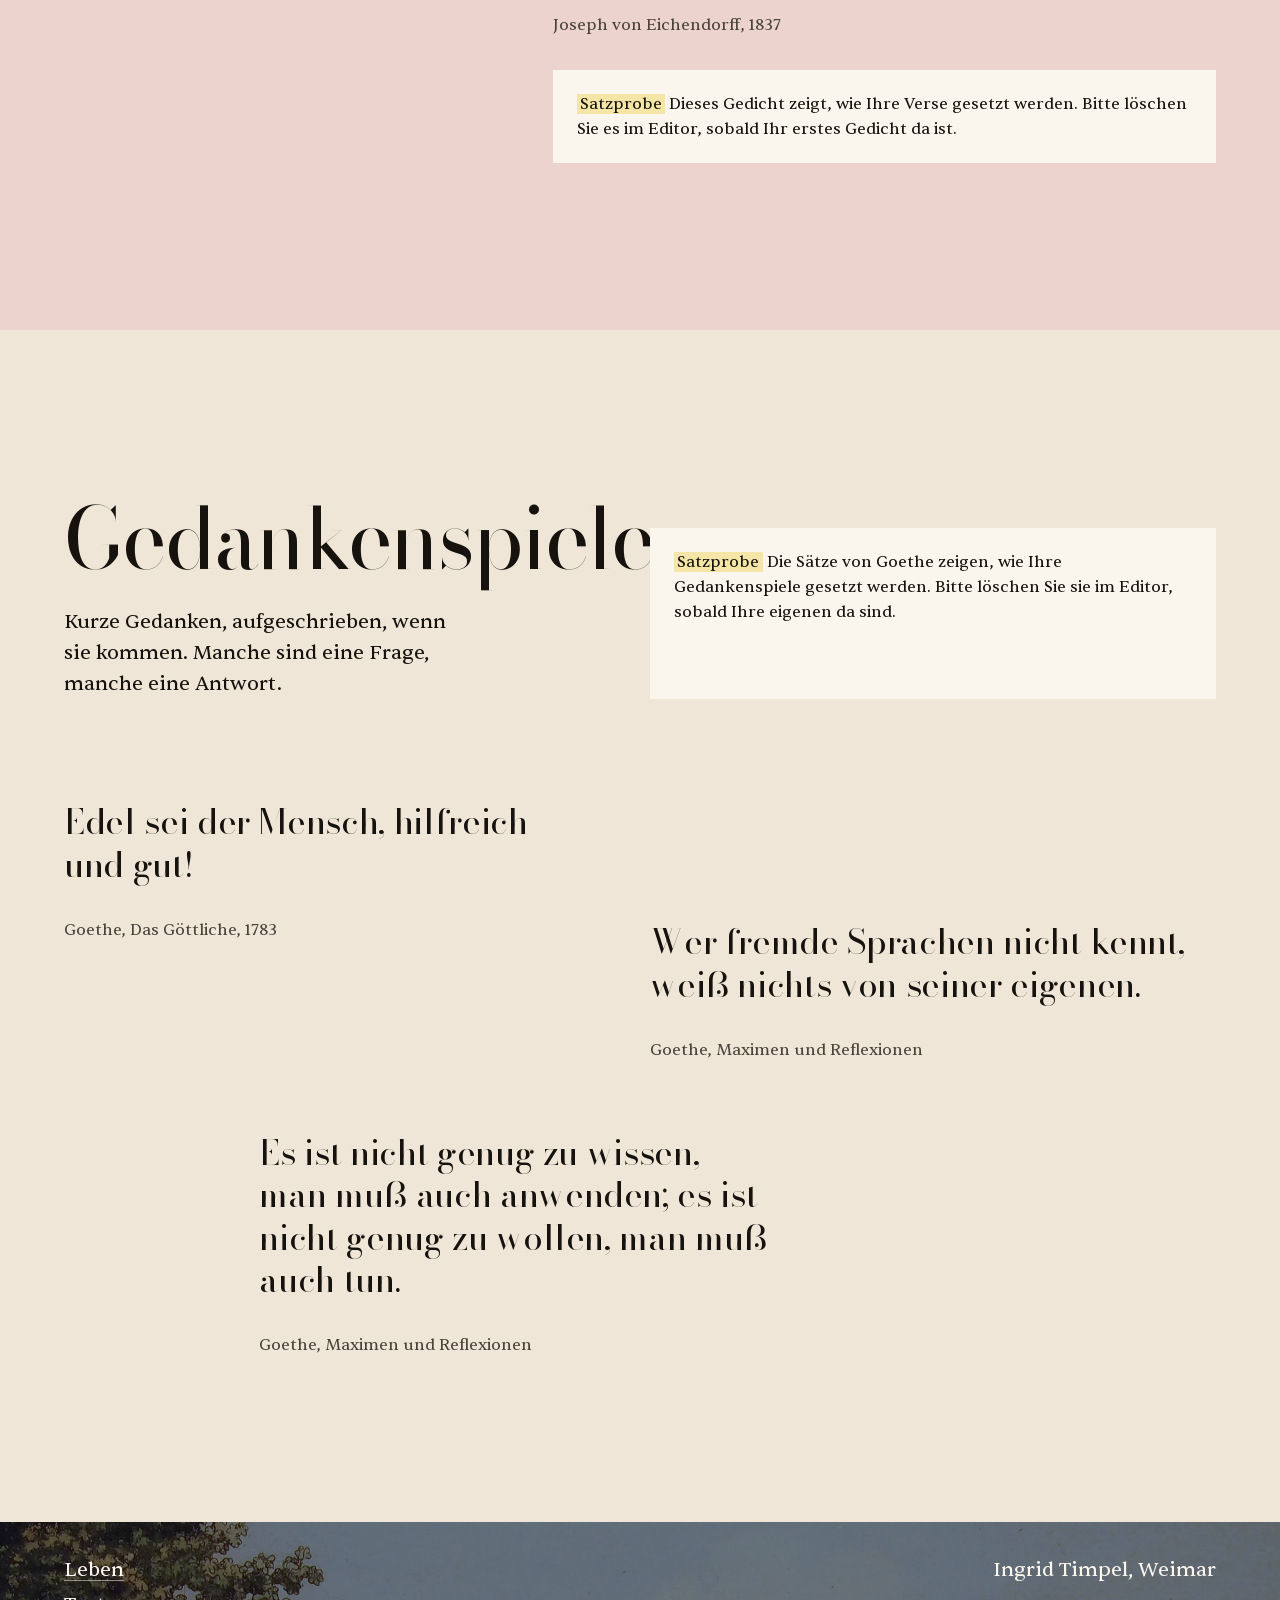
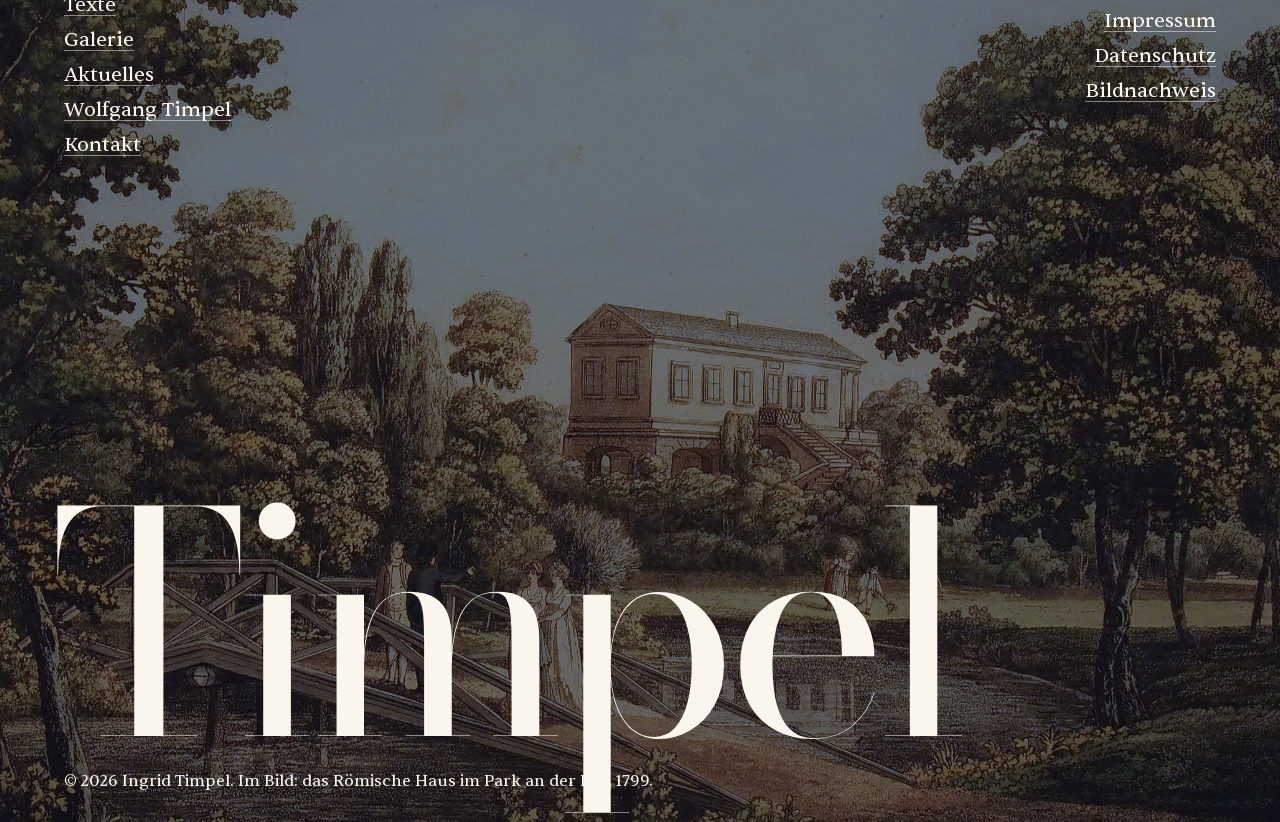
<file: texte.html>
<!doctype html>
<html lang="de">
<head>
  <meta charset="utf-8">
  <meta name="viewport" content="width=device-width, initial-scale=1">
  <title>Texte · Ingrid und Wolfgang Timpel</title>
  <meta name="description" content="Gedichte und Gedankenspiele von Ingrid Timpel.">
  <meta name="theme-color" content="#EFE6D8">
  <meta name="robots" content="noindex, nofollow">
  <link rel="icon" href="favicon.svg" type="image/svg+xml">
  <link rel="preload" href="vendor/fonts/bodoni-moda-latin.woff2" as="font" type="font/woff2" crossorigin>
  <link rel="preload" href="vendor/fonts/sentient-400.woff2" as="font" type="font/woff2" crossorigin>
  <link rel="stylesheet" href="css/site.css">
  <script>
    document.documentElement.classList.add('js');
    // Einladungs- und Passwort-Links aus Netlify Identity führen in den Editor
    if (/(invite|recovery|confirmation|email_change)_token=/.test(location.hash)) location.replace('/admin/' + location.hash);
  </script>
  <script src="js/site.js" defer></script>
</head>
<body>
  <!-- Zierleiste im Stil der Weimarer Klassik: Linie, Rosette, Linie -->
  <svg width="0" height="0" style="position:absolute" aria-hidden="true" focusable="false">
    <symbol id="zier" viewBox="0 0 160 16">
      <path d="M0 8H62M98 8H160" fill="none" stroke="currentColor" stroke-width="1"/>
      <g fill="currentColor" transform="translate(80 8)">
        <ellipse rx="2.6" ry="6.4"/><ellipse rx="2.6" ry="6.4" transform="rotate(90)"/>
        <ellipse rx="1.7" ry="4.6" transform="rotate(45)"/><ellipse rx="1.7" ry="4.6" transform="rotate(-45)"/>
      </g>
      <circle cx="70" cy="8" r="1.4" fill="currentColor"/><circle cx="90" cy="8" r="1.4" fill="currentColor"/>
    </symbol>
  </svg>
  <a class="skip-link" href="#inhalt">Zum Inhalt springen</a>

  <header class="site-head">
    <a class="wordmark" translate="no" href="index.html" aria-label="Ingrid und Wolfgang Timpel, zur Startseite">Ingrid &amp; Wolfgang Timpel</a>
    <button class="menu-toggle" type="button" aria-expanded="false" aria-controls="hauptmenue">Menü</button>
    <nav class="site-nav" id="hauptmenue" aria-label="Hauptmenü">
      <ul>
        <li><a href="leben.html">Leben</a></li>
        <li><a href="texte.html">Texte</a></li>
        <li><a href="galerie.html">Galerie</a></li>
        <li><a href="aktuelles.html">Aktuelles</a></li>
        <li><a href="wolfgang.html">Wolfgang Timpel</a></li>
      </ul>
      <a class="btn" href="kontakt.html">Kontakt</a>
    </nav>
  </header>

  <main id="inhalt">
    <section class="page-hero grid" aria-labelledby="titel">
      <h1 id="titel" data-reveal="self">Texte</h1>
      <p class="page-hero__sub" data-reveal="self">Gedichte und Gedankenspiele von Ingrid Timpel: Verse aus dem Garten und Gedanken, die man weiterdenken kann.</p>
      <nav class="subnav" data-reveal="self" aria-label="Auf dieser Seite">
        <ul>
          <li><a href="#gedichte">Gedichte</a></li>
          <li><a href="#gedankenspiele">Gedankenspiele</a></li>
        </ul>
      </nav>
      <figure class="page-hero__photo" data-drift="0.06">
        <div class="frame"><img src="img/roemisches-haus.webp" width="2400" height="1591" fetchpriority="high" alt="Kolorierte Ansicht von 1799: Spaziergänger auf einer Holzbrücke vor dem Römischen Haus im Park an der Ilm"></div>
        <figcaption>Das Römische Haus im Park an der Ilm, Weimar, 1799</figcaption>
      </figure>
    </section>

    <section class="reading field-rose mt-section" id="gedichte" aria-labelledby="gedichte-titel">
      <div class="grid" data-reveal>
        <div class="reading__aside">
          <h2 id="gedichte-titel">Gedichte</h2>
          <p>Ingrid Timpels Verse, jedes mit einer Pflanze aus dem Garten der alten Bücher.</p>
        </div>
      </div>

      <div class="grid mt-block">
        <div class="poem" id="gefunden" data-reveal>
          <div class="poem__text">
            <h3>Gefunden</h3>
            <p class="verse">Ich ging im Walde<br>So für mich hin,<br>Und nichts zu suchen,<br>Das war mein Sinn.</p>
<p class="verse">Im Schatten sah ich<br>Ein Blümchen stehn,<br>Wie Sterne leuchtend,<br>Wie Äuglein schön.</p>
<p class="verse">Ich wollt es brechen,<br>Da sagt’ es fein:<br>Soll ich zum Welken<br>Gebrochen sein?</p>
<p class="verse">Ich grub’s mit allen<br>Den Würzlein aus,<br>Zum Garten trug ich’s<br>Am hübschen Haus.</p>
<p class="verse">Und pflanzt es wieder<br>Am stillen Ort;<br>Nun zweigt es immer<br>Und blüht so fort.</p><p class="source">Johann Wolfgang von Goethe, 1813</p><p class="note-box"><mark class="offen">Satzprobe</mark> Dieses Gedicht zeigt, wie Ihre Verse gesetzt werden. Bitte löschen Sie es im Editor, sobald Ihr erstes Gedicht da ist.</p>
          </div>
          <figure class="poem__plate">
            <div class="frame"><img src="img/rose-damascena.webp" width="800" height="1047" loading="lazy" alt="Weiße Damaszenerrose, Kupferstich aus Redoutés „Les Roses“"></div>
            <figcaption>Damaszenerrose, Redouté, „Les Roses“, 1817</figcaption>
          </figure>
        </div>
        <div class="poem poem--flip" id="mondnacht" data-reveal>
          <div class="poem__text">
            <h3>Mondnacht</h3>
            <p class="verse">Es war, als hätt’ der Himmel<br>Die Erde still geküßt,<br>Daß sie im Blütenschimmer<br>Von ihm nun träumen müßt’.</p>
<p class="verse">Die Luft ging durch die Felder,<br>Die Ähren wogten sacht,<br>Es rauschten leis die Wälder,<br>So sternklar war die Nacht.</p>
<p class="verse">Und meine Seele spannte<br>Weit ihre Flügel aus,<br>Flog durch die stillen Lande,<br>Als flöge sie nach Haus.</p><p class="source">Joseph von Eichendorff, 1837</p><p class="note-box"><mark class="offen">Satzprobe</mark> Dieses Gedicht zeigt, wie Ihre Verse gesetzt werden. Bitte löschen Sie es im Editor, sobald Ihr erstes Gedicht da ist.</p>
          </div>
          <figure class="poem__plate">
            <div class="frame"><img src="img/rose-villosa.webp" width="800" height="1039" loading="lazy" alt="Rosa Wildrose mit Knospen, Kupferstich aus Redoutés „Les Roses“"></div>
            <figcaption>Apfelrose, Redouté, „Les Roses“, 1817</figcaption>
          </figure>
        </div>
      </div>
    </section>

    <section class="reading" id="gedankenspiele" aria-labelledby="gedanken-titel">
      <div class="grid" data-reveal>
        <div class="reading__aside">
          <h2 id="gedanken-titel">Gedankenspiele</h2>
          <p>Kurze Gedanken, aufgeschrieben, wenn sie kommen. Manche sind eine Frage, manche eine Antwort.</p>
        </div>
        <p class="note-box reading__main"><mark class="offen">Satzprobe</mark> Die Sätze von Goethe zeigen, wie Ihre Gedankenspiele gesetzt werden. Bitte löschen Sie sie im Editor, sobald Ihre eigenen da sind.</p>
      </div>
      <div class="grid mt-block">
        <div class="thoughts">
          <blockquote class="thought" id="edel-sei-der-mensch" data-reveal="self">
            <p>Edel sei der Mensch, hilfreich und gut!</p>
            <footer>Goethe, Das Göttliche, 1783</footer>
          </blockquote>
          <blockquote class="thought" id="fremde-sprachen" data-reveal="self">
            <p>Wer fremde Sprachen nicht kennt, weiß nichts von seiner eigenen.</p>
            <footer>Goethe, Maximen und Reflexionen</footer>
          </blockquote>
          <blockquote class="thought" id="wissen-und-tun" data-reveal="self">
            <p>Es ist nicht genug zu wissen, man muß auch anwenden; es ist nicht genug zu wollen, man muß auch tun.</p>
            <footer>Goethe, Maximen und Reflexionen</footer>
          </blockquote>
        </div>
      </div>
    </section>
  

  </main>

  <footer class="site-foot">
    <div class="site-foot__bg" data-zoom><img src="img/roemisches-haus.webp" width="2400" height="1591" loading="lazy" alt="Kolorierte Ansicht von 1799: das Römische Haus im Park an der Ilm in Weimar"></div>
    <div class="site-foot__top">
      <nav aria-label="Seiten">
        <ul>
          <li><a href="leben.html">Leben</a></li>
          <li><a href="texte.html">Texte</a></li>
          <li><a href="galerie.html">Galerie</a></li>
          <li><a href="aktuelles.html">Aktuelles</a></li>
          <li><a href="wolfgang.html">Wolfgang Timpel</a></li>
          <li><a href="kontakt.html">Kontakt</a></li>
        </ul>
      </nav>
      <div class="site-foot__contact">
        <p>Ingrid Timpel, Weimar</p>
        <ul>
          <li><a href="impressum.html">Impressum</a></li>
          <li><a href="datenschutz.html">Datenschutz</a></li>
          <li><a href="bildnachweis.html">Bildnachweis</a></li>
        </ul>
      </div>
    </div>
    <div>
      <p class="site-foot__name" translate="no" aria-hidden="true">Timpel</p>
      <p class="site-foot__legal">© 2026 Ingrid Timpel. Im Bild: das Römische Haus im Park an der Ilm, 1799.</p>
    </div>
  </footer>
</body>
</html>
</file>
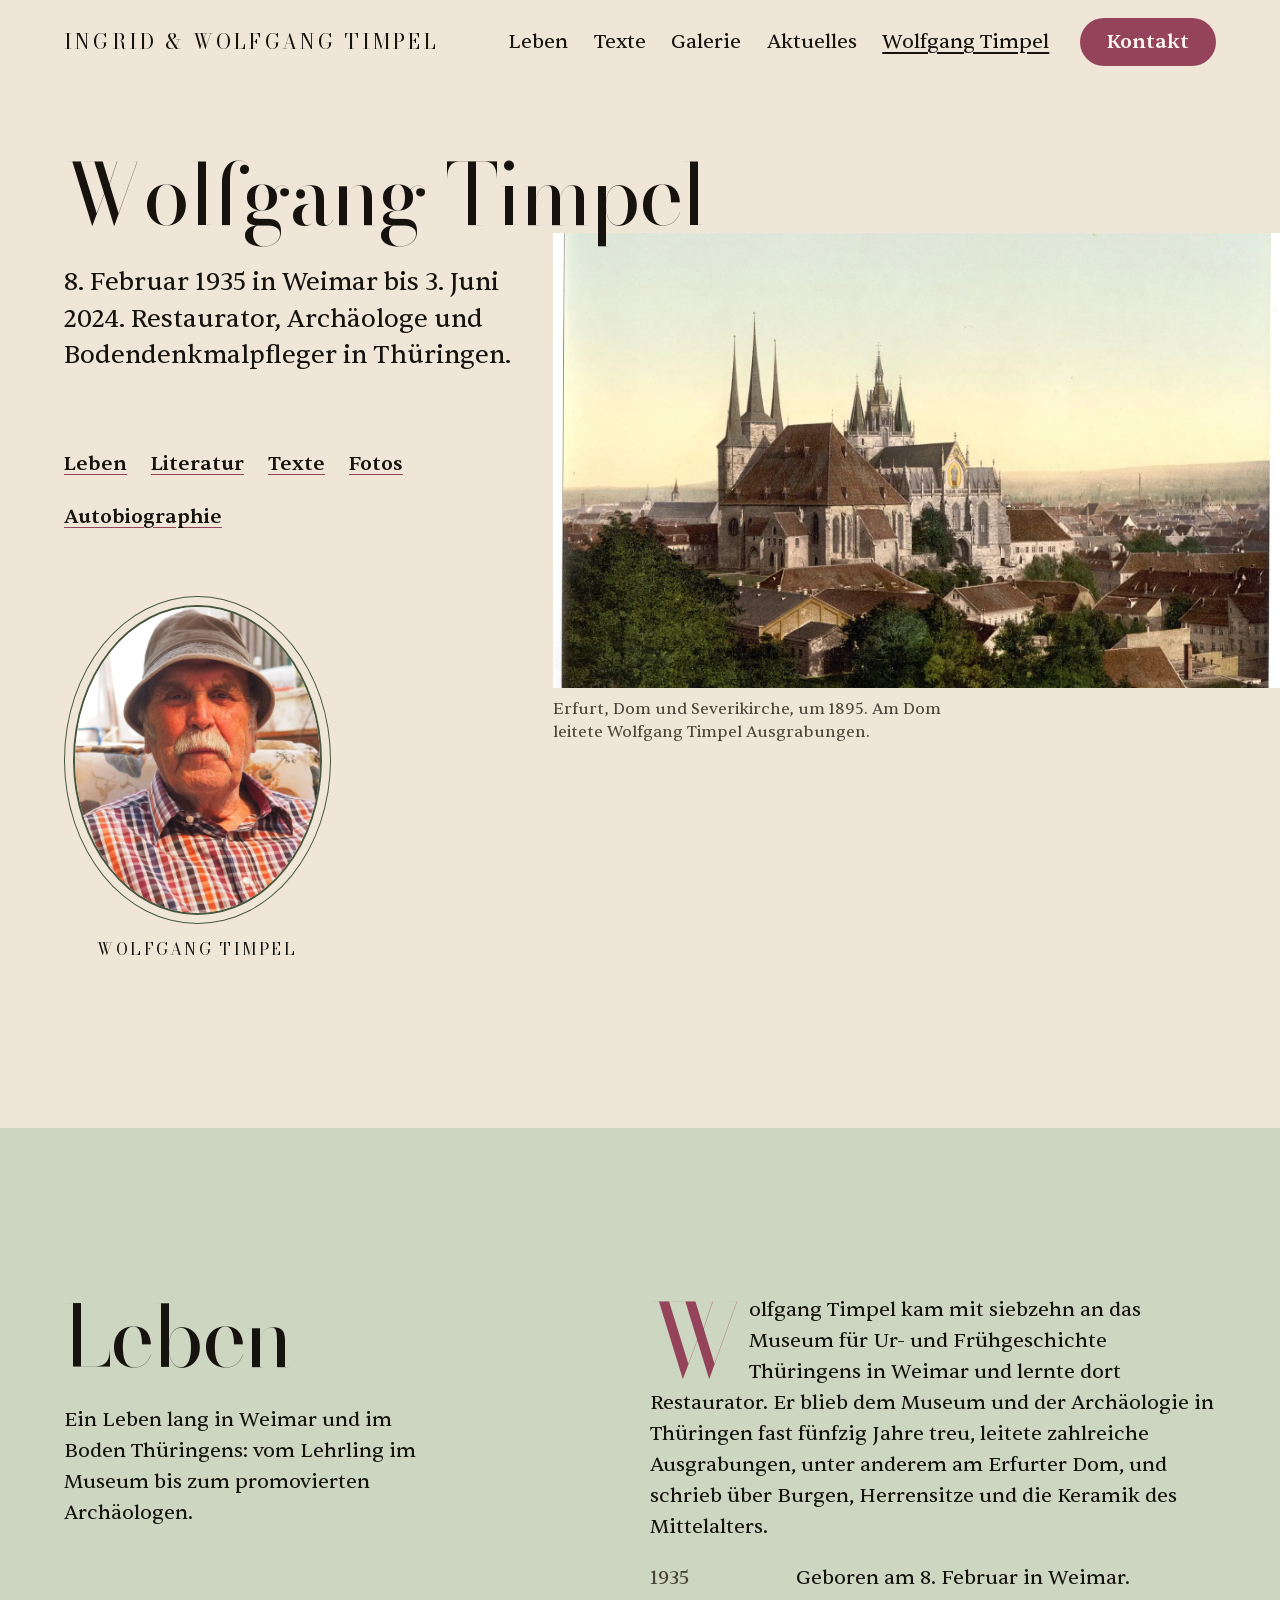
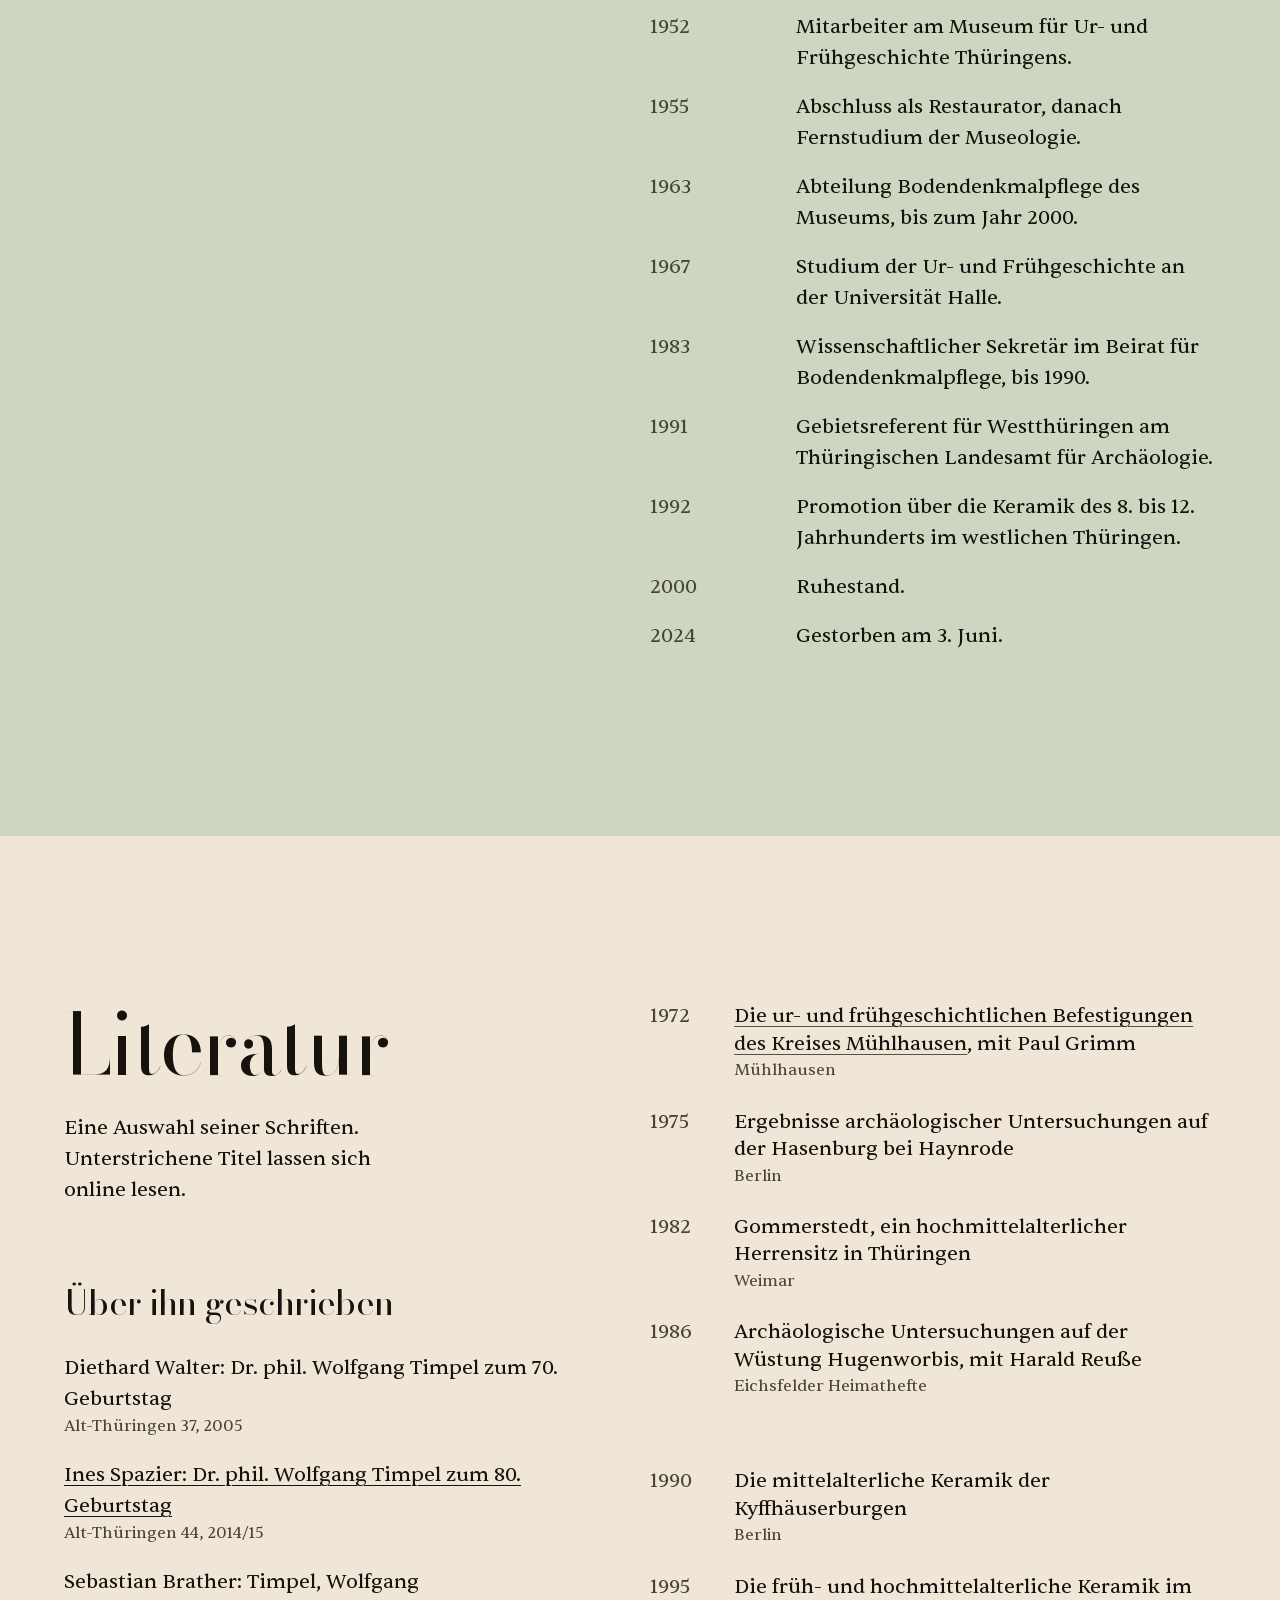
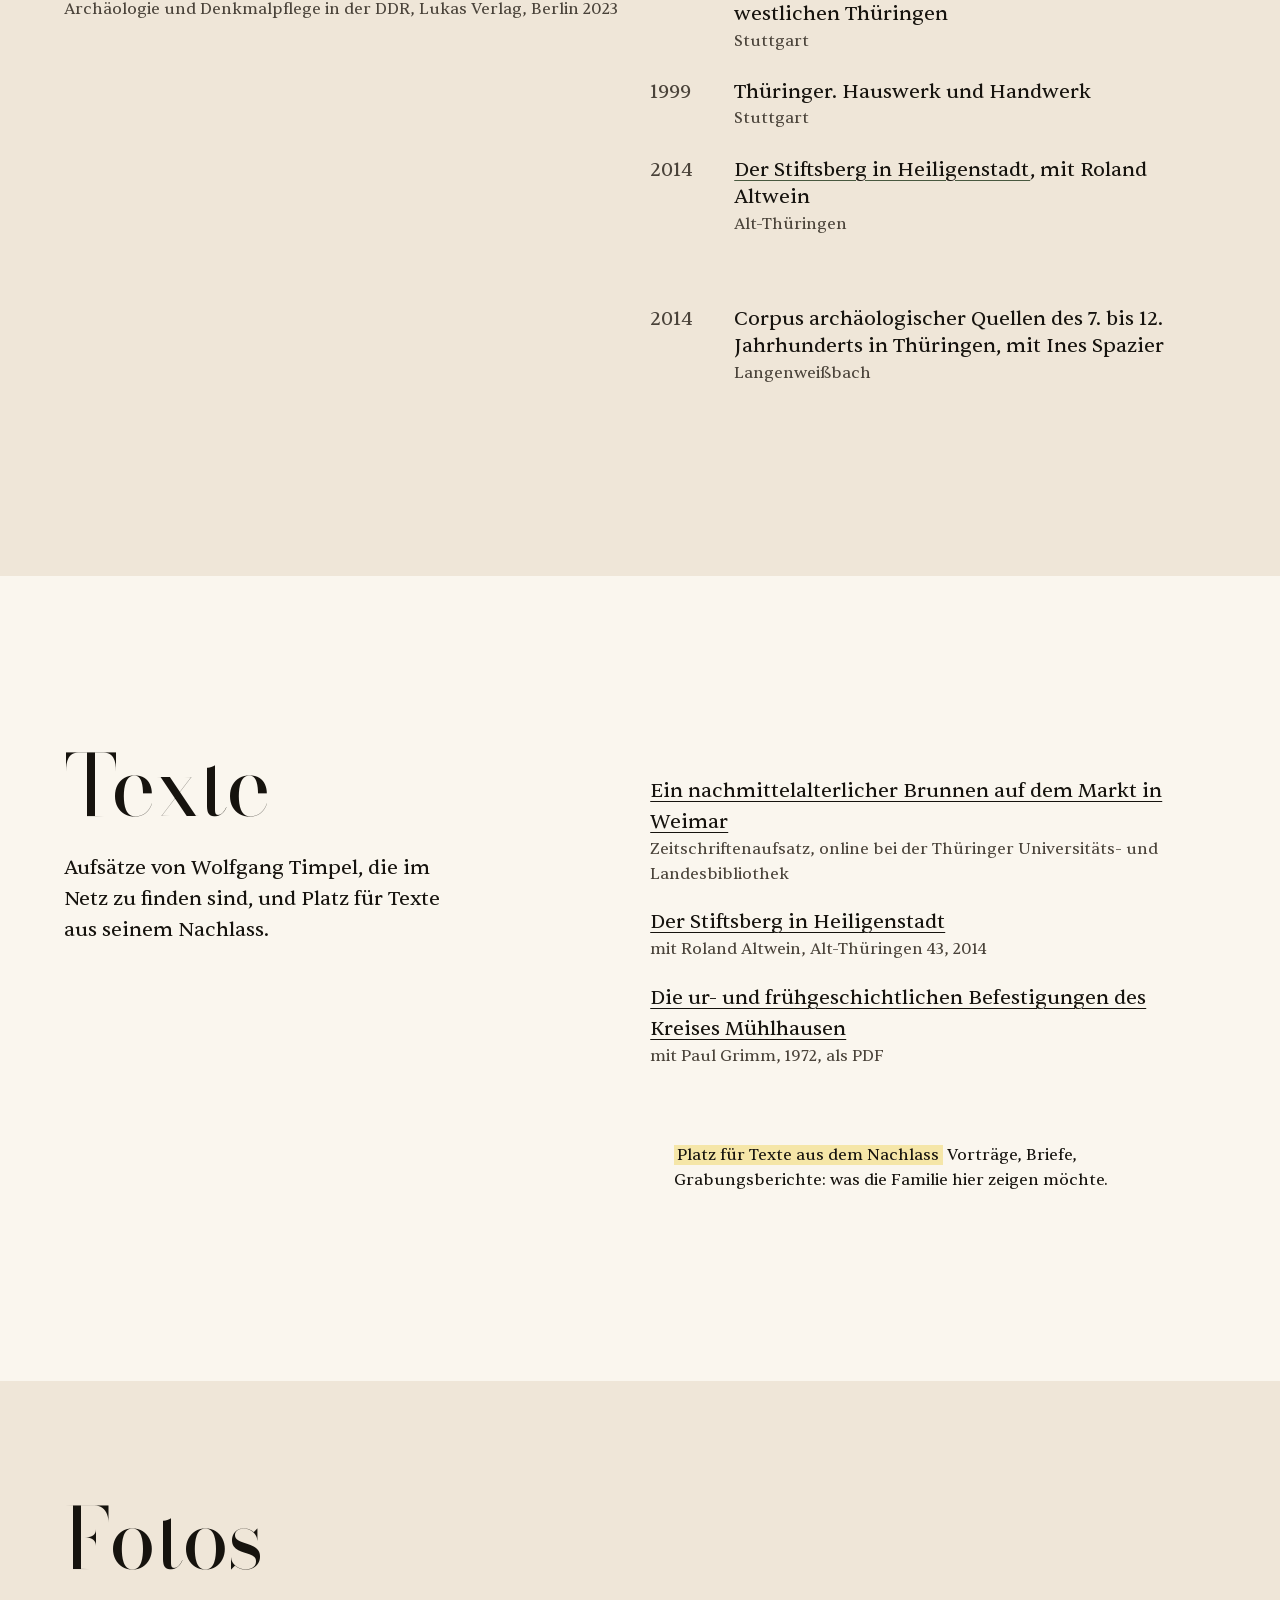
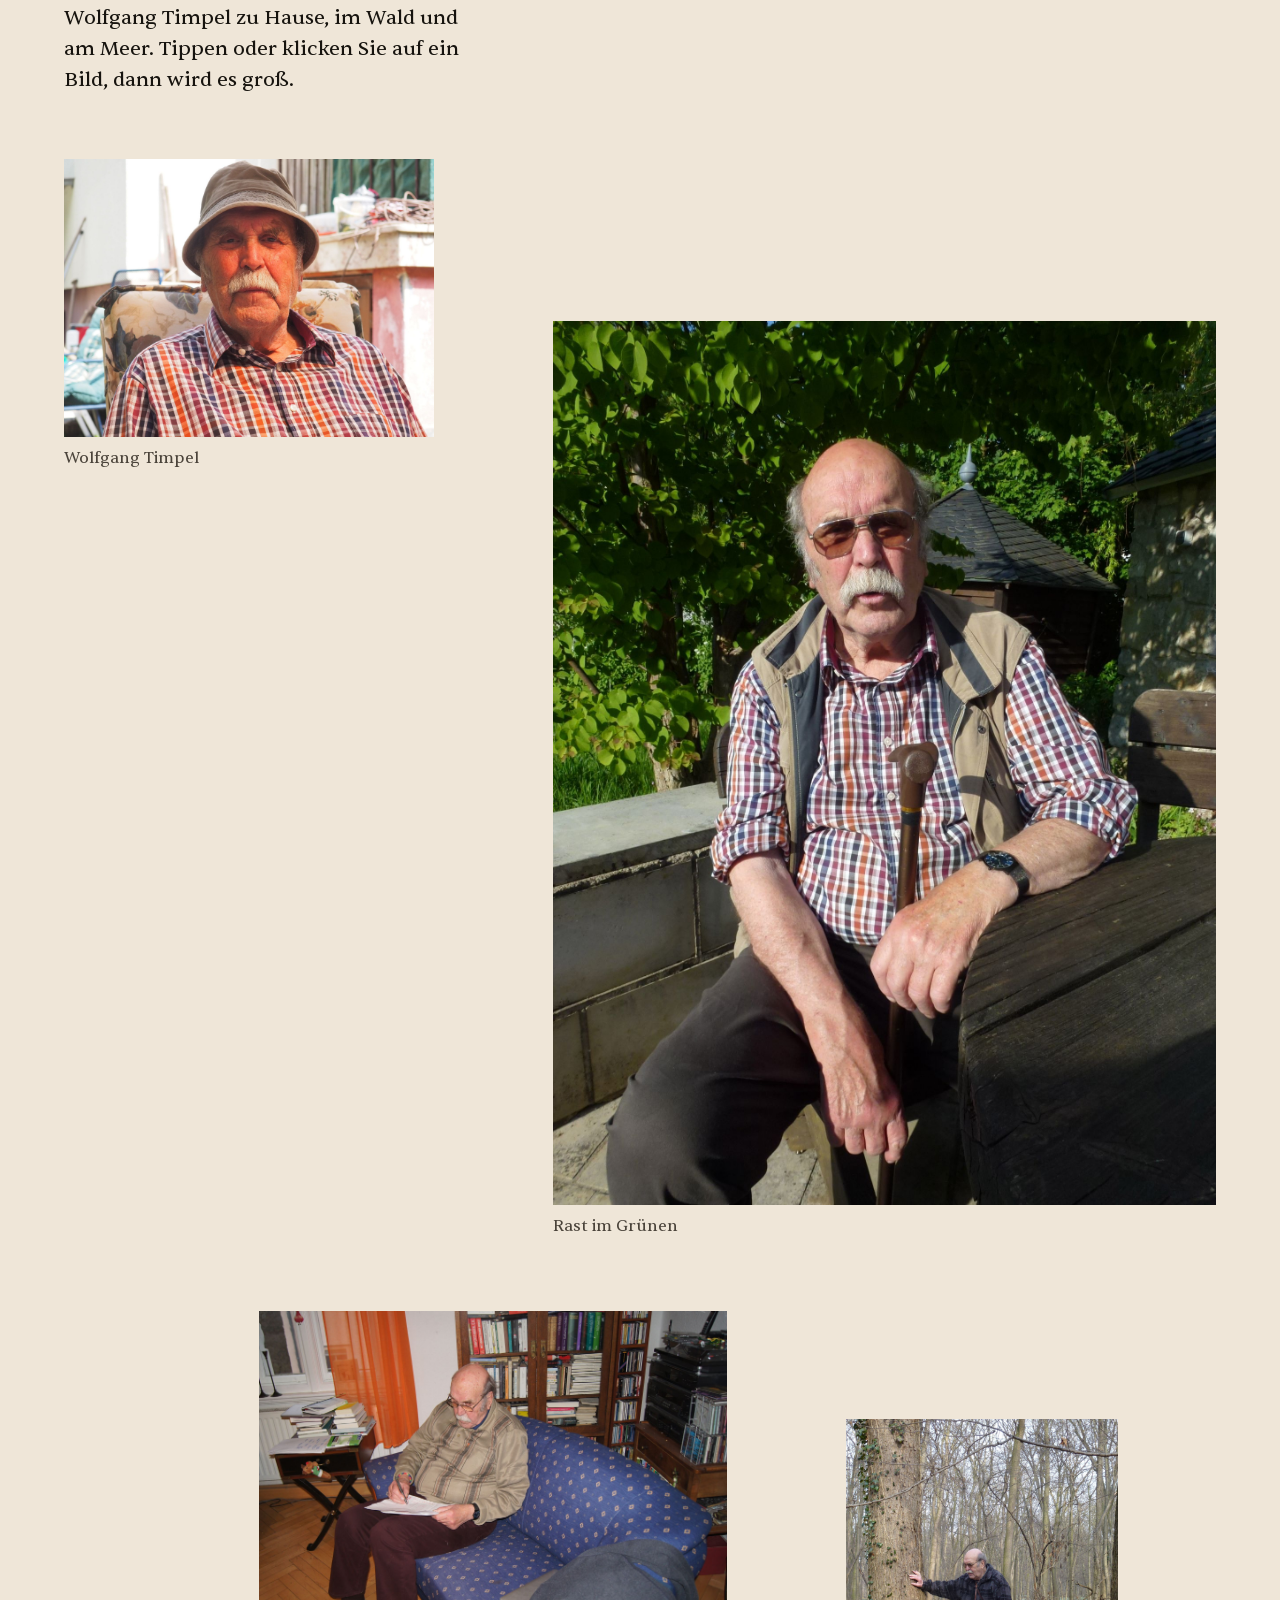
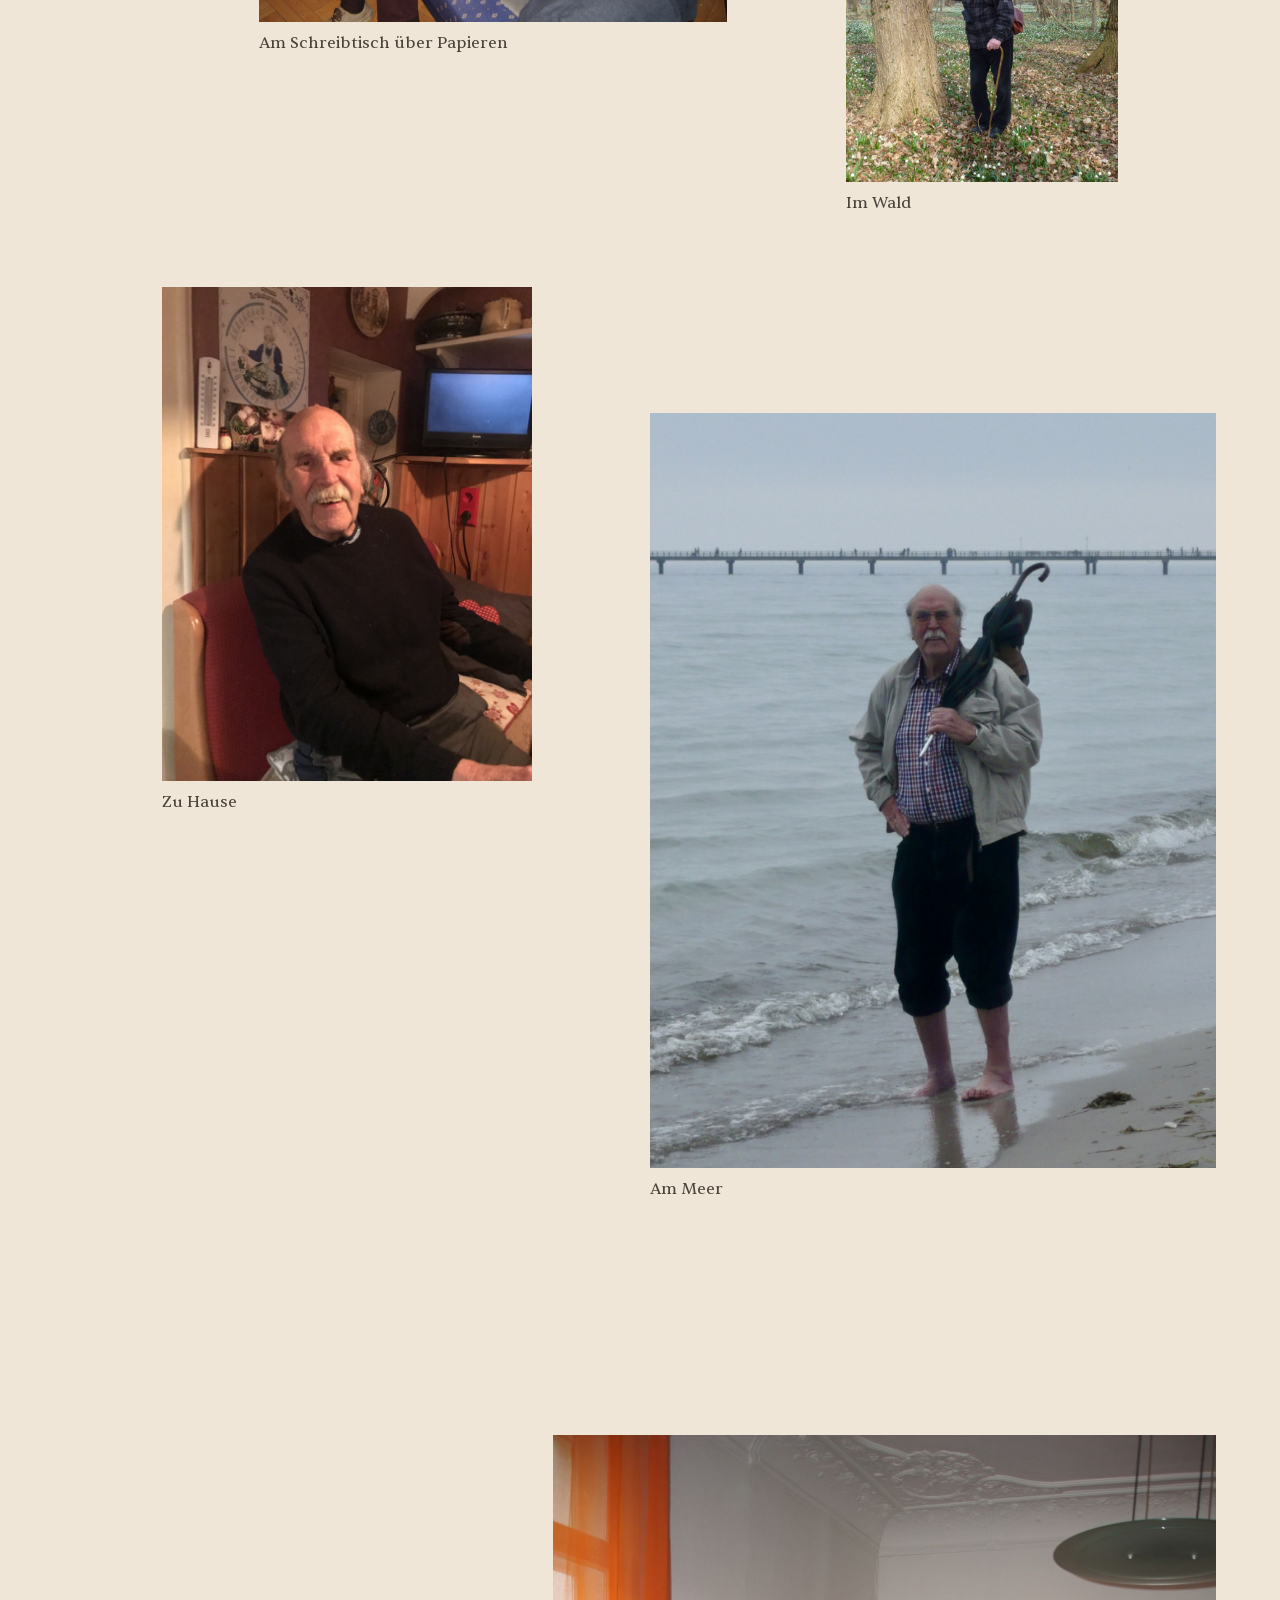
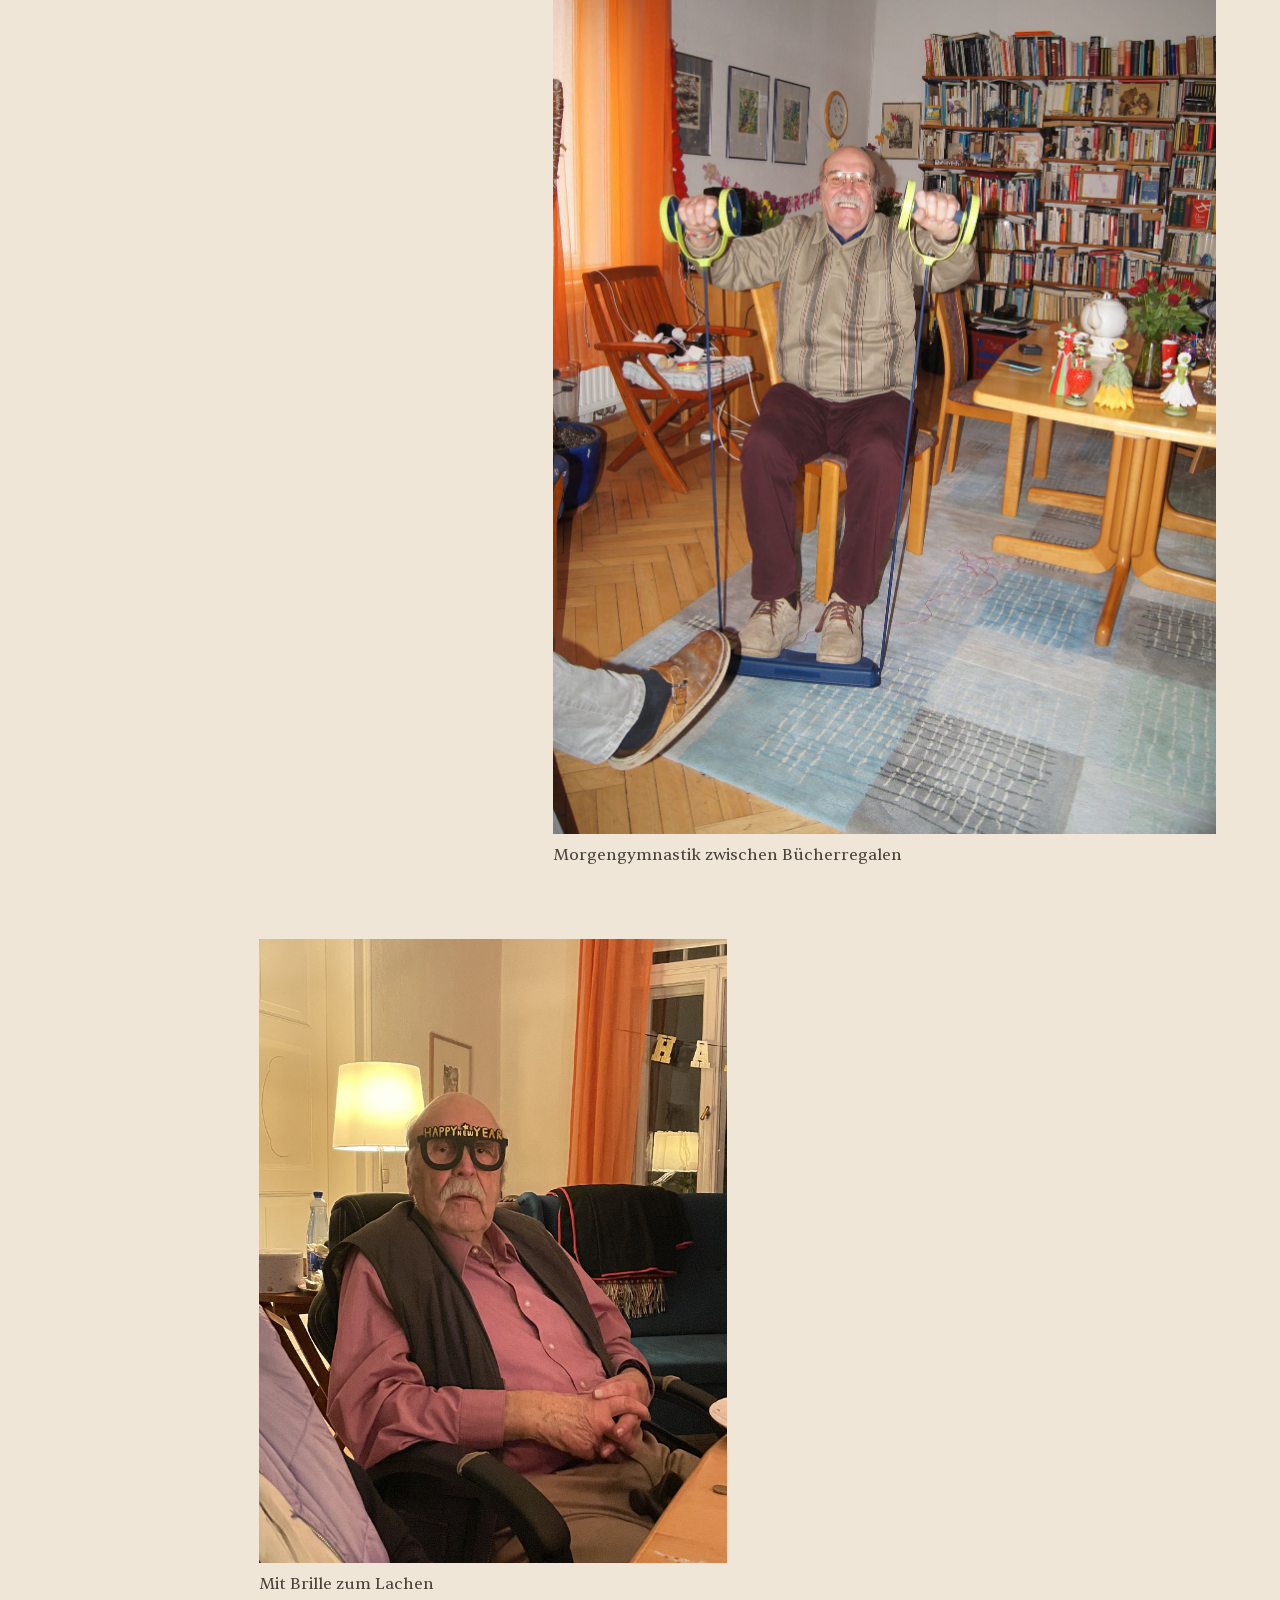
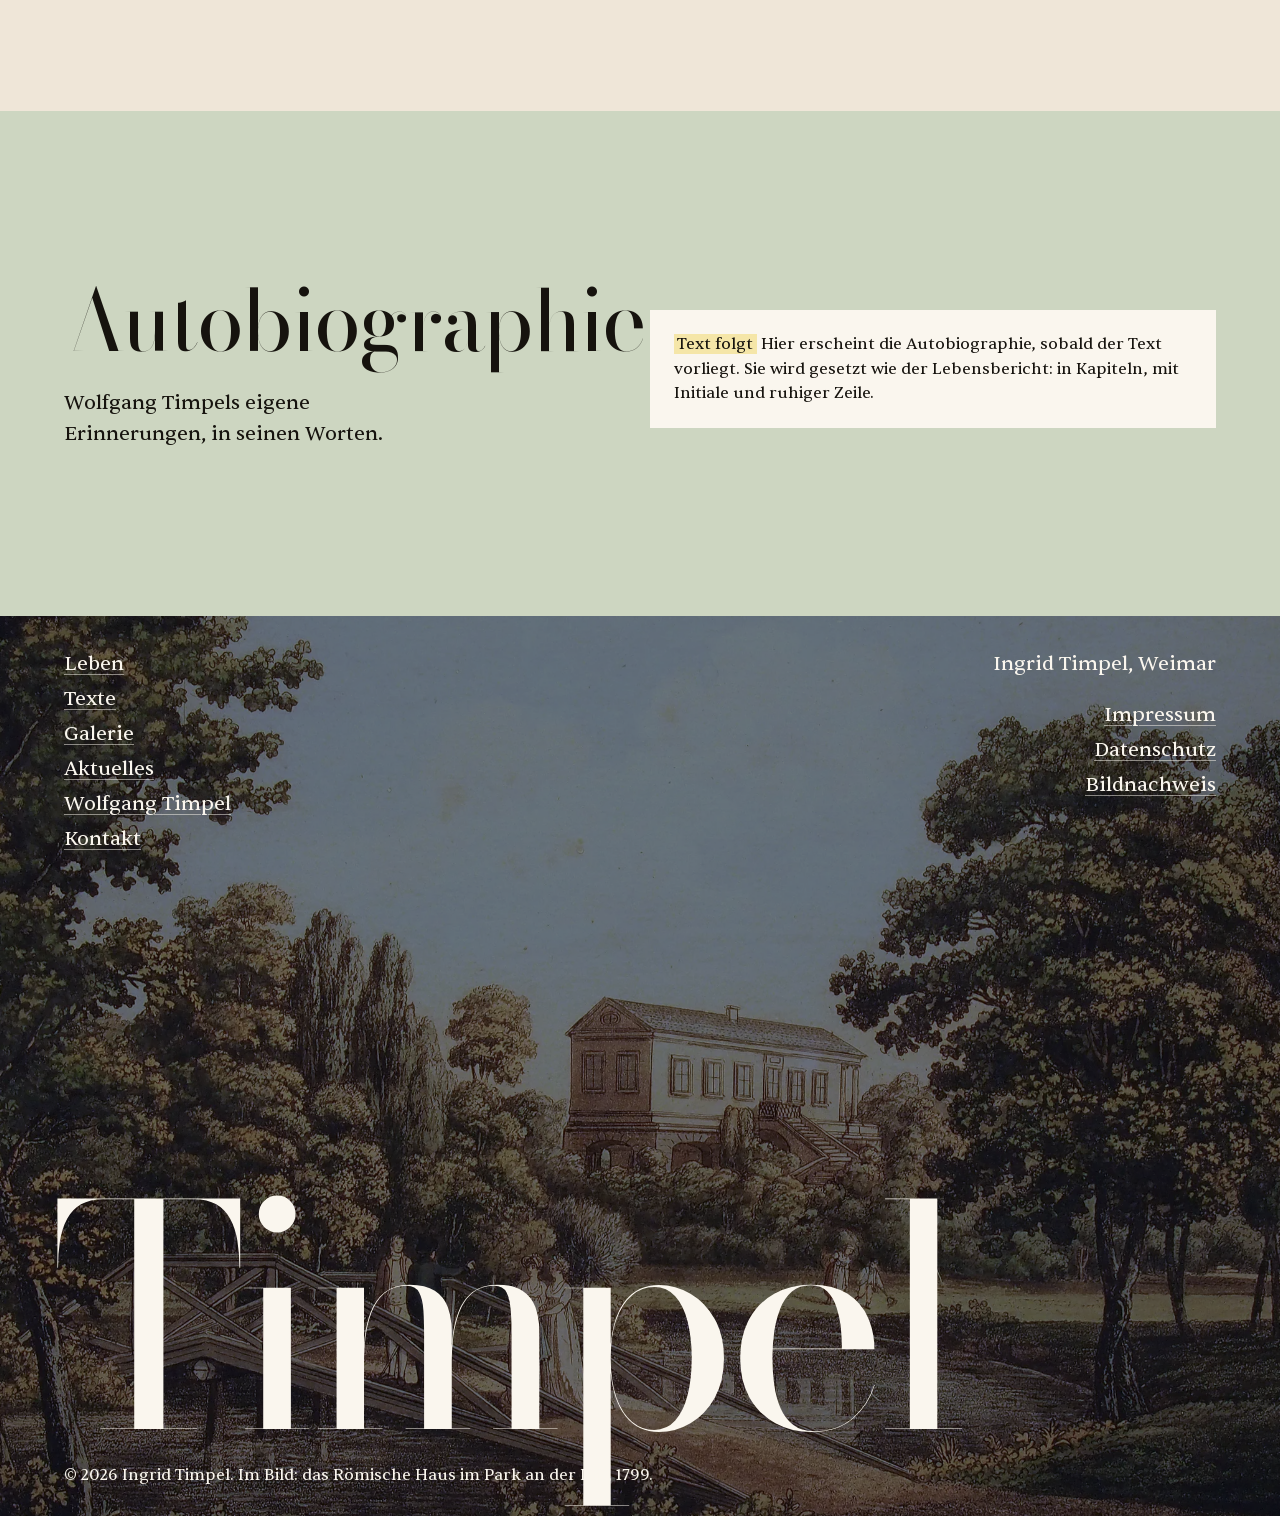
<file: wolfgang.html>
<!doctype html>
<html lang="de">
<head>
  <meta charset="utf-8">
  <meta name="viewport" content="width=device-width, initial-scale=1">
  <title>Wolfgang Timpel · Ingrid und Wolfgang Timpel</title>
  <meta name="description" content="Wolfgang Timpel (1935–2024), Restaurator, Archäologe und Bodendenkmalpfleger in Thüringen: Leben, Schriften, Texte und Fotos.">
  <meta name="theme-color" content="#EFE6D8">
  <meta name="robots" content="noindex, nofollow">
  <link rel="icon" href="favicon.svg" type="image/svg+xml">
  <link rel="preload" href="vendor/fonts/bodoni-moda-latin.woff2" as="font" type="font/woff2" crossorigin>
  <link rel="preload" href="vendor/fonts/sentient-400.woff2" as="font" type="font/woff2" crossorigin>
  <link rel="stylesheet" href="css/site.css">
  <script>
    document.documentElement.classList.add('js');
    // Einladungs- und Passwort-Links aus Netlify Identity führen in den Editor
    if (/(invite|recovery|confirmation|email_change)_token=/.test(location.hash)) location.replace('/admin/' + location.hash);
  </script>
  <script src="js/site.js" defer></script>
</head>
<body>
  <!-- Zierleiste im Stil der Weimarer Klassik: Linie, Rosette, Linie -->
  <svg width="0" height="0" style="position:absolute" aria-hidden="true" focusable="false">
    <symbol id="zier" viewBox="0 0 160 16">
      <path d="M0 8H62M98 8H160" fill="none" stroke="currentColor" stroke-width="1"/>
      <g fill="currentColor" transform="translate(80 8)">
        <ellipse rx="2.6" ry="6.4"/><ellipse rx="2.6" ry="6.4" transform="rotate(90)"/>
        <ellipse rx="1.7" ry="4.6" transform="rotate(45)"/><ellipse rx="1.7" ry="4.6" transform="rotate(-45)"/>
      </g>
      <circle cx="70" cy="8" r="1.4" fill="currentColor"/><circle cx="90" cy="8" r="1.4" fill="currentColor"/>
    </symbol>
  </svg>
  <a class="skip-link" href="#inhalt">Zum Inhalt springen</a>

  <header class="site-head">
    <a class="wordmark" translate="no" href="index.html" aria-label="Ingrid und Wolfgang Timpel, zur Startseite">Ingrid &amp; Wolfgang Timpel</a>
    <button class="menu-toggle" type="button" aria-expanded="false" aria-controls="hauptmenue">Menü</button>
    <nav class="site-nav" id="hauptmenue" aria-label="Hauptmenü">
      <ul>
        <li><a href="leben.html">Leben</a></li>
        <li><a href="texte.html">Texte</a></li>
        <li><a href="galerie.html">Galerie</a></li>
        <li><a href="aktuelles.html">Aktuelles</a></li>
        <li><a href="wolfgang.html">Wolfgang Timpel</a></li>
      </ul>
      <a class="btn" href="kontakt.html">Kontakt</a>
    </nav>
  </header>

  <main id="inhalt">
    <section class="page-hero grid" aria-labelledby="titel">
      <h1 id="titel" data-reveal="self">Wolfgang Timpel</h1>
      <p class="page-hero__sub" data-reveal="self">8. Februar 1935 in Weimar bis 3. Juni 2024. Restaurator, Archäologe und Bodendenkmalpfleger in Thüringen.</p>
      <nav class="subnav" data-reveal="self" aria-label="Auf dieser Seite">
        <ul>
          <li><a href="#leben">Leben</a></li>
          <li><a href="#literatur">Literatur</a></li>
          <li><a href="#texte">Texte</a></li>
          <li><a href="#fotos">Fotos</a></li>
          <li><a href="#autobiographie">Autobiographie</a></li>
        </ul>
      </nav>
      <figure class="medaillon medaillon--salbei page-hero__medaillon" data-reveal="self">
        <div class="medaillon__rahmen"><div class="medaillon__oval"><img src="img/uploads/portraet-wolfgang.jpg" width="1200" height="1500" alt="Wolfgang Timpel mit Hut und weißem Schnurrbart"></div></div>
        <figcaption>Wolfgang Timpel</figcaption>
      </figure>
      <figure class="page-hero__photo" data-drift="0.06">
        <div class="frame"><img src="img/erfurt-dom-wide.webp" width="1600" height="1000" fetchpriority="high" alt="Farbige Ansicht um 1895: Erfurter Dom und Severikirche über den Dächern der Stadt"></div>
        <figcaption>Erfurt, Dom und Severikirche, um 1895. Am Dom leitete Wolfgang Timpel Ausgrabungen.</figcaption>
      </figure>
    </section>

    <section class="reading grid field-sage mt-section" id="leben" aria-labelledby="leben-titel">
      <div class="reading__aside" data-reveal>
        <h2 id="leben-titel">Leben</h2>
        <p>Ein Leben lang in Weimar und im Boden Thüringens: vom Lehrling im Museum bis zum promovierten Archäologen.</p>
      </div>
      <div class="reading__main" data-reveal>
        <p class="initial">Wolfgang Timpel kam mit siebzehn an das Museum für Ur- und Frühgeschichte Thüringens in Weimar und lernte dort Restaurator. Er blieb dem Museum und der Archäologie in Thüringen fast fünfzig Jahre treu, leitete zahlreiche Ausgrabungen, unter anderem am Erfurter Dom, und schrieb über Burgen, Herrensitze und die Keramik des Mittelalters.</p>
        <dl class="timeline">
          <div><dt>1935</dt><dd>Geboren am 8. Februar in Weimar.</dd></div>
          <div><dt>1952</dt><dd>Mitarbeiter am Museum für Ur- und Frühgeschichte Thüringens.</dd></div>
          <div><dt>1955</dt><dd>Abschluss als Restaurator, danach Fernstudium der Museologie.</dd></div>
          <div><dt>1963</dt><dd>Abteilung Bodendenkmalpflege des Museums, bis zum Jahr 2000.</dd></div>
          <div><dt>1967</dt><dd>Studium der Ur- und Frühgeschichte an der Universität Halle.</dd></div>
          <div><dt>1983</dt><dd>Wissenschaftlicher Sekretär im Beirat für Bodendenkmalpflege, bis 1990.</dd></div>
          <div><dt>1991</dt><dd>Gebietsreferent für Westthüringen am Thüringischen Landesamt für Archäologie.</dd></div>
          <div><dt>1992</dt><dd>Promotion über die Keramik des 8. bis 12. Jahrhunderts im westlichen Thüringen.</dd></div>
          <div><dt>2000</dt><dd>Ruhestand.</dd></div>
          <div><dt>2024</dt><dd>Gestorben am 3. Juni.</dd></div>
        </dl>
      </div>
    </section>

    <section class="reading grid" id="literatur" aria-labelledby="literatur-titel">
      <div class="reading__aside" data-reveal>
        <h2 id="literatur-titel">Literatur</h2>
        <p>Eine Auswahl seiner Schriften. Unterstrichene Titel lassen sich online lesen.</p>
        <h3 class="sub-head">Über ihn geschrieben</h3>
        <ul class="credits">
          <li>Diethard Walter: Dr. phil. Wolfgang Timpel zum 70. Geburtstag<span>Alt-Thüringen 37, 2005</span></li>
          <li><a href="https://zs.thulb.uni-jena.de/servlets/MCRFileNodeServlet/jportal_derivate_00246654/AT44_Timpel.pdf">Ines Spazier: Dr. phil. Wolfgang Timpel zum 80. Geburtstag</a><span>Alt-Thüringen 44, 2014/15</span></li>
          <li>Sebastian Brather: Timpel, Wolfgang<span>Archäologie und Denkmalpflege in der DDR, Lukas Verlag, Berlin 2023</span></li>
        </ul>
      </div>
      <div class="reading__main writings writings--page" data-reveal>
        <table>
          <caption class="visually-hidden">Schriften von Wolfgang Timpel, Auswahl</caption>
          <tbody>
            <tr><td class="year">1972</td><td class="title"><a href="https://www.db-thueringen.de/servlets/MCRFileNodeServlet/dbt_derivate_00040659/TLDA_225289415_Befestigungen_M%C3%BChlhausen.pdf">Die ur- und frühgeschichtlichen Befestigungen des Kreises Mühlhausen</a>, mit Paul Grimm<span class="where">Mühlhausen</span></td></tr>
            <tr><td class="year">1975</td><td class="title">Ergebnisse archäologischer Untersuchungen auf der Hasenburg bei Haynrode<span class="where">Berlin</span></td></tr>
            <tr><td class="year">1982</td><td class="title">Gommerstedt, ein hochmittelalterlicher Herrensitz in Thüringen<span class="where">Weimar</span></td></tr>
            <tr><td class="year">1986</td><td class="title">Archäologische Untersuchungen auf der Wüstung Hugenworbis, mit Harald Reuße<span class="where">Eichsfelder Heimathefte</span></td></tr>
            <tr class="group"><td class="year">1990</td><td class="title">Die mittelalterliche Keramik der Kyffhäuserburgen<span class="where">Berlin</span></td></tr>
            <tr><td class="year">1995</td><td class="title">Die früh- und hochmittelalterliche Keramik im westlichen Thüringen<span class="where">Stuttgart</span></td></tr>
            <tr><td class="year">1999</td><td class="title">Thüringer. Hauswerk und Handwerk<span class="where">Stuttgart</span></td></tr>
            <tr><td class="year">2014</td><td class="title"><a href="https://zs.thulb.uni-jena.de/receive/jportal_jparticle_00324067">Der Stiftsberg in Heiligenstadt</a>, mit Roland Altwein<span class="where">Alt-Thüringen</span></td></tr>
            <tr class="group"><td class="year">2014</td><td class="title">Corpus archäologischer Quellen des 7. bis 12. Jahrhunderts in Thüringen, mit Ines Spazier<span class="where">Langenweißbach</span></td></tr>
          </tbody>
        </table>
      </div>
    </section>

    <section class="reading grid field-paper" id="texte" aria-labelledby="texte-titel">
      <div class="reading__aside" data-reveal>
        <h2 id="texte-titel">Texte</h2>
        <p>Aufsätze von Wolfgang Timpel, die im Netz zu finden sind, und Platz für Texte aus seinem Nachlass.</p>
      </div>
      <div class="reading__main" data-reveal>
        <ul class="credits">
          <li><a href="https://zs.thulb.uni-jena.de/receive/jportal_jparticle_00328599">Ein nachmittelalterlicher Brunnen auf dem Markt in Weimar</a><span>Zeitschriftenaufsatz, online bei der Thüringer Universitäts- und Landesbibliothek</span></li>
          <li><a href="https://zs.thulb.uni-jena.de/receive/jportal_jparticle_00324067">Der Stiftsberg in Heiligenstadt</a><span>mit Roland Altwein, Alt-Thüringen 43, 2014</span></li>
          <li><a href="https://www.db-thueringen.de/servlets/MCRFileNodeServlet/dbt_derivate_00040659/TLDA_225289415_Befestigungen_M%C3%BChlhausen.pdf">Die ur- und frühgeschichtlichen Befestigungen des Kreises Mühlhausen</a><span>mit Paul Grimm, 1972, als PDF</span></li>
        </ul>
        <p class="note-box"><mark class="offen">Platz für Texte aus dem Nachlass</mark> Vorträge, Briefe, Grabungsberichte: was die Familie hier zeigen möchte.</p>
      </div>
    </section>
    <section class="album grid" id="fotos" aria-labelledby="fotos-titel">
      <div class="album__head" data-reveal>
        <h2 id="fotos-titel">Fotos</h2>
        <p>Wolfgang Timpel zu Hause, im Wald und am Meer. Tippen oder klicken Sie auf ein Bild, dann wird es groß.</p>
      </div>

      <div class="album__grid">
        <figure class="shot g1" data-reveal>
          <button type="button" data-full="img/uploads/img-6491.jpg" data-caption="Wolfgang Timpel"><div class="frame"><img src="img/uploads/img-6491.jpg" width="2000" height="1500" loading="lazy" alt="Wolfgang Timpel mit Hut und weißem Schnurrbart"></div></button>
          <figcaption>Wolfgang Timpel</figcaption>
        </figure>
        <figure class="shot g2" data-reveal>
          <button type="button" data-full="img/uploads/p1010336.jpg" data-caption="Rast im Grünen"><div class="frame"><img src="img/uploads/p1010336.jpg" width="1500" height="2000" loading="lazy" alt="Rast im Grünen"></div></button>
          <figcaption>Rast im Grünen</figcaption>
        </figure>
        <figure class="shot g3" data-reveal>
          <button type="button" data-full="img/uploads/dsc09009.jpg" data-caption="Am Schreibtisch über Papieren"><div class="frame"><img src="img/uploads/dsc09009.jpg" width="2000" height="1329" loading="lazy" alt="Am Schreibtisch über Papieren"></div></button>
          <figcaption>Am Schreibtisch über Papieren</figcaption>
        </figure>
        <figure class="shot g4" data-reveal>
          <button type="button" data-full="img/uploads/p1000792.jpg" data-caption="Im Wald"><div class="frame"><img src="img/uploads/p1000792.jpg" width="1500" height="2000" loading="lazy" alt="Im Wald"></div></button>
          <figcaption>Im Wald</figcaption>
        </figure>
        <figure class="shot g5" data-reveal>
          <button type="button" data-full="img/uploads/img-2429.jpg" data-caption="Zu Hause"><div class="frame"><img src="img/uploads/img-2429.jpg" width="1500" height="2000" loading="lazy" alt="Zu Hause"></div></button>
          <figcaption>Zu Hause</figcaption>
        </figure>
        <figure class="shot g6" data-reveal>
          <button type="button" data-full="img/uploads/p1020390.jpg" data-caption="Am Meer"><div class="frame"><img src="img/uploads/p1020390.jpg" width="1374" height="1833" loading="lazy" alt="Am Meer"></div></button>
          <figcaption>Am Meer</figcaption>
        </figure>
        <figure class="shot g1" data-reveal>
          <button type="button" data-full="img/uploads/img-1910.jpg" data-caption="Am See"><div class="frame"><img src="img/uploads/img-1910.jpg" width="2000" height="1500" loading="lazy" alt="Am See"></div></button>
          <figcaption>Am See</figcaption>
        </figure>
        <figure class="shot g2" data-reveal>
          <button type="button" data-full="img/uploads/dsc09000.jpg" data-caption="Morgengymnastik zwischen Bücherregalen"><div class="frame"><img src="img/uploads/dsc09000.jpg" width="1329" height="2000" loading="lazy" alt="Morgengymnastik zwischen Bücherregalen"></div></button>
          <figcaption>Morgengymnastik zwischen Bücherregalen</figcaption>
        </figure>
        <figure class="shot g3" data-reveal>
          <button type="button" data-full="img/uploads/img-6001.jpg" data-caption="Mit Brille zum Lachen"><div class="frame"><img src="img/uploads/img-6001.jpg" width="1500" height="2000" loading="lazy" alt="Mit Brille zum Lachen"></div></button>
          <figcaption>Mit Brille zum Lachen</figcaption>
        </figure>
      </div>
    </section>

    <section class="reading grid field-sage" id="autobiographie" aria-labelledby="auto-titel">
      <div class="reading__aside" data-reveal>
        <h2 id="auto-titel">Autobiographie</h2>
        <p>Wolfgang Timpels eigene Erinnerungen, in seinen Worten.</p>
      </div>
      <div class="reading__main">
        <p class="note-box" data-reveal="self"><mark class="offen">Text folgt</mark> Hier erscheint die Autobiographie, sobald der Text vorliegt. Sie wird gesetzt wie der Lebensbericht: in Kapiteln, mit Initiale und ruhiger Zeile.</p>
      </div>
    </section>
  

  </main>

  <footer class="site-foot">
    <div class="site-foot__bg" data-zoom><img src="img/roemisches-haus.webp" width="2400" height="1591" loading="lazy" alt="Kolorierte Ansicht von 1799: das Römische Haus im Park an der Ilm in Weimar"></div>
    <div class="site-foot__top">
      <nav aria-label="Seiten">
        <ul>
          <li><a href="leben.html">Leben</a></li>
          <li><a href="texte.html">Texte</a></li>
          <li><a href="galerie.html">Galerie</a></li>
          <li><a href="aktuelles.html">Aktuelles</a></li>
          <li><a href="wolfgang.html">Wolfgang Timpel</a></li>
          <li><a href="kontakt.html">Kontakt</a></li>
        </ul>
      </nav>
      <div class="site-foot__contact">
        <p>Ingrid Timpel, Weimar</p>
        <ul>
          <li><a href="impressum.html">Impressum</a></li>
          <li><a href="datenschutz.html">Datenschutz</a></li>
          <li><a href="bildnachweis.html">Bildnachweis</a></li>
        </ul>
      </div>
    </div>
    <div>
      <p class="site-foot__name" translate="no" aria-hidden="true">Timpel</p>
      <p class="site-foot__legal">© 2026 Ingrid Timpel. Im Bild: das Römische Haus im Park an der Ilm, 1799.</p>
    </div>
  </footer>
</body>
</html>
</file>
<file: css/site.css>
/* Ingrid & Wolfgang Timpel — Weimar
   Eine Seite, ein Stil: Creme-Grund, schwarze Schrift, Rose für Ingrid,
   Salbei für Wolfgang. Schriften liegen lokal in vendor/fonts. */

/* ---------- Schriften ---------- */
@font-face {
  font-family: "Bodoni Moda";
  src: url("../vendor/fonts/bodoni-moda-latin.woff2") format("woff2");
  font-weight: 400 700;
  font-style: normal;
  font-display: swap;
  unicode-range: U+0000-00FF, U+0131, U+0152-0153, U+02BB-02BC, U+02C6, U+02DA, U+02DC, U+0304, U+0308, U+0329, U+2000-206F, U+20AC, U+2122, U+2191, U+2193, U+2212, U+2215, U+FEFF, U+FFFD;
}
@font-face {
  font-family: "Bodoni Moda";
  src: url("../vendor/fonts/bodoni-moda-latin-ext.woff2") format("woff2");
  font-weight: 400 700;
  font-style: normal;
  font-display: swap;
  unicode-range: U+0100-02BA, U+02BD-02C5, U+02C7-02CC, U+02CE-02D7, U+02DD-02FF, U+1E00-1E9F, U+1EF2-1EFF, U+2020, U+20A0-20AB, U+20AD-20C4, U+2113, U+2C60-2C7F, U+A720-A7FF;
}
@font-face { font-family: "Sentient"; src: url("../vendor/fonts/sentient-300.woff2") format("woff2"); font-weight: 300; font-style: normal; font-display: swap; }
@font-face { font-family: "Sentient"; src: url("../vendor/fonts/sentient-400.woff2") format("woff2"); font-weight: 400; font-style: normal; font-display: swap; }
@font-face { font-family: "Sentient"; src: url("../vendor/fonts/sentient-400-italic.woff2") format("woff2"); font-weight: 400; font-style: italic; font-display: swap; }
@font-face { font-family: "Sentient"; src: url("../vendor/fonts/sentient-500.woff2") format("woff2"); font-weight: 500; font-style: normal; font-display: swap; }

/* ---------- Werte ---------- */
:root {
  --ground: #EFE6D8;      /* helles Beige, der Grund */
  --paper: #FAF6EE;       /* hellere Fläche: Postkarte, Notiz */
  --ink: #16130E;         /* Schrift */
  --ink-soft: #4A433A;    /* Bildunterschriften */
  --rose: #ECD3CE;        /* Ingrid */
  --rose-deep: #94435A;   /* Initialen, Knopf, Fokus */
  --sage: #CDD6C1;        /* Wolfgang */
  --sage-deep: #48583F;

  --font-display: "Bodoni Moda", "Bodoni 72", Didot, Georgia, serif;
  --font-text: "Sentient", Georgia, "Times New Roman", serif;

  /* fünf Größen, mehr nicht */
  --step-small: clamp(0.9375rem, 0.9rem + 0.15vw, 1rem);
  --step-body: clamp(1.125rem, 1.06rem + 0.25vw, 1.25rem);
  --step-lead: clamp(1.3125rem, 1.15rem + 0.55vw, 1.625rem);
  --step-head: clamp(1.75rem, 1.25rem + 1.15vw, 2.25rem);
  --step-display: clamp(2.75rem, 1.1rem + 5.2vw, 5.25rem);

  --margin: clamp(20px, 5vw, 88px);
  --gutter: clamp(12px, 1.6vw, 24px);
  --section-gap: clamp(112px, 13vw, 220px);
  --ease-out: cubic-bezier(.22, 1, .36, 1);
}

/* ---------- Grundlagen ---------- */
*, *::before, *::after { box-sizing: border-box; }
html {
  color-scheme: light;
  -webkit-tap-highlight-color: rgba(148, 67, 90, .18);
  background: var(--ground);
  color: var(--ink);
  -webkit-text-size-adjust: 100%;
  text-size-adjust: 100%;
  scroll-behavior: smooth;
}
body {
  margin: 0;
  background: var(--ground);
  font-family: var(--font-text);
  font-size: var(--step-body);
  font-weight: 400;
  line-height: 1.55;
  overflow-x: clip;
  -webkit-font-smoothing: antialiased;
}
h1, h2, h3 {
  font-family: var(--font-display);
  font-weight: 400;
  font-optical-sizing: auto;
  line-height: 1.02;
  letter-spacing: -0.02em;
  margin: 0;
  text-wrap: balance;
}
p { margin: 0 0 1em; text-wrap: pretty; }
p:last-child { margin-bottom: 0; }
img { display: block; max-width: 100%; height: auto; }
figure { margin: 0; }
a { color: inherit; text-decoration-thickness: 0.07em; text-underline-offset: 0.2em; transition: color .2s, text-decoration-color .2s; }
a:hover { color: var(--rose-deep); }
.field-sage a:hover { color: var(--ink); text-decoration-thickness: .14em; }
a, button, label, summary { touch-action: manipulation; }
[id] { scroll-margin-top: 24px; }
:focus-visible { outline: 3px solid var(--rose-deep); outline-offset: 3px; }
::selection { background: var(--rose); color: var(--ink); }
mark.offen { background: #F5E6A8; color: var(--ink); padding: 0 .2em; }

.skip-link { position: absolute; left: var(--margin); top: -100px; z-index: 50; background: var(--ink); color: var(--paper); padding: 12px 18px; }
.skip-link:focus { top: 12px; }
.visually-hidden { position: absolute; width: 1px; height: 1px; overflow: hidden; clip-path: inset(50%); white-space: nowrap; }

.caption, figcaption {
  font-size: var(--step-small);
  line-height: 1.45;
  color: var(--ink-soft);
  margin-top: 10px;
  max-width: 44ch;
}

.grid {
  display: grid;
  grid-template-columns: repeat(12, minmax(0, 1fr));
  column-gap: var(--gutter);
  padding-inline: var(--margin);
}

/* Initiale: der Anfangsbuchstabe in Bodoni und Rose */
.initial::first-letter,
.prose--initial > p:first-of-type::first-letter {
  font-family: var(--font-display);
  color: var(--rose-deep);
  font-weight: 400;
  -webkit-initial-letter: 3;
  initial-letter: 3;
  margin-right: 0.12em;
}
@supports not ((initial-letter: 3) or (-webkit-initial-letter: 3)) {
  .initial::first-letter,
.prose--initial > p:first-of-type::first-letter { float: left; font-size: 4.1em; line-height: 0.82; padding-top: 0.06em; }
}

/* ---------- Knöpfe und Links ---------- */
.btn {
  display: inline-flex;
  align-items: center;
  gap: .5em;
  min-height: 48px;
  padding: 0 1.35em;
  border: 0;
  border-radius: 999px;
  background: var(--rose-deep);
  color: var(--paper);
  font: 500 var(--step-body)/1 var(--font-text);
  text-decoration: none;
  cursor: pointer;
  transition: transform .25s var(--ease-out), background-color .25s;
}
.btn:hover { background: #7C3449; color: var(--paper); transform: translateY(-2px); }
.btn:active { transform: translateY(0) scale(.97); }

.more {
  display: inline-block;
  margin-top: 28px;
  font-weight: 500;
  text-decoration: underline;
  text-decoration-color: var(--rose-deep);
  text-decoration-thickness: 0.09em;
}
.more::after { content: " →"; content: " →" / ""; display: inline-block; transition: transform .25s var(--ease-out); }
.more:hover::after { transform: translateX(4px); }

/* ---------- Kopf ---------- */
.site-head {
  position: relative;
  z-index: 30;
  display: flex;
  align-items: center;
  justify-content: space-between;
  gap: 24px;
  padding: 16px var(--margin);
}
.wordmark {
  font-family: var(--font-display);
  font-size: var(--step-body);
  line-height: 1.25;
  letter-spacing: 0.16em;
  text-transform: uppercase; /* Versalien wie auf Weimarer Inschriften */
  text-decoration: none;
  white-space: nowrap;
}
.wordmark:hover { color: var(--ink); }
.site-nav { display: flex; align-items: center; gap: clamp(16px, 2.4vw, 40px); }
.site-nav ul { display: flex; gap: clamp(14px, 2vw, 32px); margin: 0; padding: 0; list-style: none; }
.site-nav ul a {
  display: inline-block;
  white-space: nowrap;
  padding-block: 10px;
  text-decoration: underline;
  text-decoration-color: transparent;
  transition: text-decoration-color .25s, color .2s;
}
.site-nav ul a:hover, .site-nav ul a[aria-current="page"] { text-decoration-color: currentColor; color: var(--ink); }
.menu-toggle { display: none; }
@media (max-width: 480px) { .wordmark { font-size: var(--step-small); letter-spacing: 0.1em; white-space: normal; max-width: 15em; } .site-head { gap: 12px; } }

@media (max-width: 1120px) {
  .menu-toggle {
    display: inline-flex;
    align-items: center;
    min-height: 48px;
    padding: 0 1.1em;
    border: 0;
    border-radius: 999px;
    background: var(--ink);
    color: var(--paper);
    font: 500 var(--step-body)/1 var(--font-text);
    cursor: pointer;
  }
  .site-nav {
    position: absolute;
    top: calc(100% - 4px);
    right: var(--margin);
    left: var(--margin);
    flex-direction: column;
    align-items: stretch;
    gap: 8px;
    padding: 20px 24px 24px;
    background: var(--paper);
    box-shadow: 0 24px 48px -20px rgba(40, 28, 20, .35); /* das Menü schwebt wirklich — taste-skill-ignore */
    opacity: 0;
    visibility: hidden;
    transform: translateY(-8px);
    transition: opacity .25s, transform .25s var(--ease-out), visibility 0s .25s;
  }
  .site-head.is-open .site-nav { opacity: 1; visibility: visible; transform: none; transition: opacity .25s, transform .25s var(--ease-out); }
  .site-nav ul { flex-direction: column; gap: 0; }
  .site-nav ul a { display: block; padding-block: 12px; font-size: var(--step-lead); font-family: var(--font-display); }
  .site-nav .btn { align-self: flex-start; margin-top: 8px; }
}

/* ---------- Start: drei Abzüge an einer Leiste ---------- */
.hero {
  overflow-x: clip;
  align-items: start;
  padding-top: max(28px, calc(18svh - 80px));
  padding-bottom: 24px;
}
.hero__square { grid-column: 1 / 3; grid-row: 1; }
.hero__tall { grid-column: 4 / 8; grid-row: 1 / span 2; }
.hero__wide { grid-column: 9 / 13; grid-row: 1 / span 2; margin-right: calc(-1 * var(--margin) - 9vw); }
.hero__wide figcaption { max-width: 32ch; }
.hero__text { grid-column: 1 / 4; grid-row: 2; margin-top: 28px; }
.hero h1 { font-size: var(--step-head); line-height: 1.04; }
.hero__text p { margin-top: 18px; max-width: 30ch; }
.hero__text .btn { margin-top: 26px; }
.print img { width: 100%; height: 100%; object-fit: cover; }
.print--square .frame { aspect-ratio: 1; }
.print--wide .frame { aspect-ratio: 16 / 10; overflow: hidden; }
.frame { overflow: hidden; }

/* Das Puzzle */
.puzzle { position: relative; }
.puzzle__stage { perspective: 1100px; }
.puzzle__tilt { position: relative; aspect-ratio: 3 / 4; transform-style: preserve-3d; transition: transform .6s var(--ease-out); }
.puzzle__tilt > img { width: 100%; height: 100%; object-fit: cover; transition: opacity .4s; }
.puzzle canvas { position: absolute; display: block; touch-action: pan-y; cursor: grab; }
.puzzle.is-ready .puzzle__tilt > img { opacity: 0; }

@media (max-width: 900px) {
  .hero { padding-top: 8px; row-gap: 0; }
  .hero__text { grid-column: 1 / -1; grid-row: 1; margin: 0 0 36px; }
  .hero h1 { font-size: min(var(--step-display), 11vw); line-height: .98; }
  .hero__text p { max-width: 34ch; }
  .hero__tall { grid-column: 1 / 10; grid-row: 3; margin-top: 48px; }
  .hero__tall figcaption { max-width: 70%; }
  .hero__square { grid-column: 9 / 13; grid-row: 3; align-self: end; position: relative; z-index: 2; margin-bottom: 64px; }
  .hero__wide { grid-column: 1 / -1; grid-row: 2; margin: 0 calc(-1 * var(--margin)); }
  .hero__wide figcaption { padding-inline: var(--margin); }
}

/* ---------- Überschrift über einem Panorama ---------- */
.intro { min-height: 100svh; padding-top: var(--section-gap); }
.intro h2 { font-size: var(--step-display); line-height: .96; padding-inline: var(--margin); max-width: 13ch; }
.intro__notes { display: flex; flex-wrap: wrap; gap: 20px 48px; margin-top: 28px; padding-inline: var(--margin); }
.intro__notes p { width: 250px; font-size: var(--step-small); line-height: 1.45; color: var(--ink-soft); }
.panorama { margin-top: 44px; }
.panorama .frame { aspect-ratio: 21 / 9; }
.panorama img { width: 100%; height: 100%; object-fit: cover; transform-origin: 50% 100%; }
.panorama figcaption { padding-inline: var(--margin); max-width: none; }
@media (max-width: 760px) {
  .intro { min-height: 0; }
  .intro h2 { font-size: clamp(2.5rem, 12vw, 3.5rem); }
  .intro__notes p { width: auto; }
  .panorama .frame { aspect-ratio: 4 / 5; }
}

/* ---------- Ingrid: breites Bild, Farbkachel, Fakten ---------- */
.field-rose { background: var(--rose); }
.field-sage { background: var(--sage); }
.field-paper { background: var(--paper); }
.section { padding-block: var(--section-gap); }

.ingrid h2 { grid-column: 1 / 9; font-size: var(--step-display); }
.ingrid .lead { grid-column: 1 / 8; margin-top: 28px; font-size: var(--step-lead); line-height: 1.45; }
.mosaic { grid-column: 1 / -1; display: grid; grid-template-columns: repeat(12, minmax(0, 1fr)); column-gap: 16px; margin-top: 72px; align-items: start; }
.mosaic__photo { grid-column: 1 / 9; position: relative; }
.mosaic__photo .frame { aspect-ratio: 16 / 10; }
.mosaic__photo img { width: 100%; height: 100%; object-fit: cover; }
.mosaic__note { position: absolute; top: 0; right: 0; width: min(340px, 48%); padding: 22px 24px; background: var(--paper); font-size: var(--step-body); line-height: 1.5; }
.mosaic__side { grid-column: 9 / 13; }
.map-tile { aspect-ratio: 4 / 3; background: var(--sage); display: grid; place-items: center; padding: 18px; }
.map-tile svg { width: 100%; height: 100%; overflow: visible; }
.map-tile .land { fill: var(--paper); }
.map-tile .route { fill: none; stroke: var(--rose-deep); stroke-width: 2.4; stroke-linecap: round; stroke-dasharray: 2 6; }
.map-tile .dot { fill: var(--ink); }
.map-tile .dot--home { fill: var(--rose-deep); }
.map-tile text { font-family: var(--font-text); font-size: 15px; fill: var(--ink); }
.facts { display: grid; grid-template-columns: 1fr 1fr; gap: 18px 20px; margin: 22px 0 0; }
.facts dt { font-size: var(--step-small); color: var(--ink-soft); }
.facts dd { margin: 2px 0 0; font-size: var(--step-body); line-height: 1.35; }
@media (max-width: 900px) {
  .ingrid h2, .ingrid .lead { grid-column: 1 / -1; }
  .mosaic__photo, .mosaic__side { grid-column: 1 / -1; }
  .mosaic__photo .frame { aspect-ratio: 4 / 3; }
  .mosaic__note { position: static; width: auto; padding: 22px 0 0; background: none; }
  .mosaic__side { margin-top: 40px; }
  .map-tile { aspect-ratio: 1; }
}

/* ---------- Was hier wächst: Kacheln mit leeren Feldern ---------- */
.rooms { padding-block: var(--section-gap); }
.rooms__grid { display: grid; grid-template-columns: repeat(4, minmax(0, 1fr)); column-gap: 16px; row-gap: 64px; padding-inline: var(--margin); align-items: start; }
.rooms h2 { grid-column: 3 / 5; grid-row: 1; font-size: var(--step-display); align-self: end; padding-bottom: 46px; }
.room { margin: 0; }
.room a { display: block; text-decoration: none; }
.room__plate {
  position: relative;
  background: var(--rose);
  aspect-ratio: 4 / 5;
  transition: transform .45s var(--ease-out), box-shadow .45s var(--ease-out);
}
.room--wide .room__plate { aspect-ratio: 3 / 2; }
.room__plate img { position: absolute; inset: 12%; width: 76%; height: 76%; object-fit: contain; }
.room--wide .room__plate img { inset: 9% 12%; height: 82%; }
.room--sage .room__plate { background: var(--sage); }
.room--paper .room__plate { background: var(--paper); }
.room a:hover .room__plate, .room a:focus-visible .room__plate {
  transform: translateY(-8px) rotate(-0.6deg);
  box-shadow: 0 22px 34px -18px rgba(40, 28, 20, .45); /* nur angehoben, nie in Ruhe — taste-skill-ignore */
}
.room a:active .room__plate { transform: translateY(-3px); }
.room__label { display: flex; justify-content: space-between; gap: 12px; margin-top: 12px; }
.room__label strong { font-weight: 500; }
.room__label span { color: var(--ink-soft); font-size: var(--step-small); padding-top: 2px; }
.r1 { grid-column: 1 / 3; grid-row: 1; }
.r2 { grid-column: 2; grid-row: 2; }
.r3 { grid-column: 3; grid-row: 2; }
.r4 { grid-column: 1; grid-row: 3; }
.r5 { grid-column: 3 / 5; grid-row: 3; }
.r6 { grid-column: 2; grid-row: 4; }
.r7 { grid-column: 4; grid-row: 4; }
.r8 { grid-column: 1 / 3; grid-row: 5; }
@media (max-width: 760px) {
  .rooms__grid { grid-template-columns: 1fr 1fr; column-gap: 10px; row-gap: 40px; }
  .rooms h2 { grid-column: 1 / -1; grid-row: auto; padding-bottom: 0; font-size: clamp(2.5rem, 11vw, 3.5rem); }
  .room { grid-row: auto !important; }
  .room--wide { grid-column: 1 / -1 !important; }
  .r2, .r4, .r7 { grid-column: 1; }
  .r3, .r6 { grid-column: 2; }
  .r2 { grid-column: 2; }
  .room__label { flex-direction: column; gap: 0; }
}

/* ---------- Aus den Fotoalben: versetzte Paare ---------- */
.album-wall { padding-bottom: var(--section-gap); }
.pair { display: grid; grid-template-columns: repeat(12, minmax(0, 1fr)); column-gap: var(--gutter); padding-inline: var(--margin); align-items: start; }
.pair + .pair { margin-top: 22vh; }
.pair .frame img { width: 100%; height: 100%; object-fit: cover; }
.r-3x4 .frame { aspect-ratio: 3 / 4; }
.r-5x4 .frame { aspect-ratio: 5 / 4; }
.r-3x2 .frame { aspect-ratio: 3 / 2; }
.r-4x5 .frame { aspect-ratio: 4 / 5; }
.pair--a > :nth-child(1) { grid-column: 1 / 5; }
.pair--a > :nth-child(2) { grid-column: 7 / 13; }
.pair--b > :nth-child(1) { grid-column: 6 / 12; }
.pair--b > :nth-child(2) { grid-column: 2 / 5; grid-row: 1; margin-top: 24vh; }
.pair--a2 > :nth-child(1) { grid-column: 9 / 13; }
.pair--a2 > :nth-child(2) { grid-column: 1 / 7; grid-row: 1; margin-top: 30vh; }
.album-wall__head h2 { font-size: var(--step-display); }
.album-wall__head p { margin-top: 20px; max-width: 34ch; }
.album-wall__head { margin-bottom: 64px; }
.pair--a .stack-lower { padding-top: 6vh; }
@media (max-width: 760px) {
  .pair { display: flex; flex-direction: column; gap: 64px; }
  .pair + .pair { margin-top: 64px; }
  .pair > * { margin-top: 0 !important; }
  .pair .w70 { width: 70%; }
  .pair .w84 { width: 84%; align-self: flex-end; }
  .pair .w56 { width: 56%; }
  .pair .w100 { width: calc(100% + 2 * var(--margin)); margin-inline: calc(-1 * var(--margin)); }
  .pair .w100 figcaption { padding-inline: var(--margin); }
  .pair--a .stack-lower { padding-top: 0; }
}

/* ---------- Wolfgang: Aussage, Tabelle rechts ---------- */
.wolfgang h2 { grid-column: 1 / -1; font-size: var(--step-display); line-height: .98; text-indent: 3vw; }
.wolfgang__body { grid-column: 1 / -1; display: grid; grid-template-columns: repeat(12, minmax(0, 1fr)); column-gap: var(--gutter); margin-top: 96px; align-items: start; }
.wolfgang__bio { grid-column: 1 / 6; }

.table-name { grid-column: 6 / 7; font-size: var(--step-small); color: var(--ink-soft); padding-top: 3px; }
.writings { grid-column: 7 / 13; }
.writings table { width: 100%; border-collapse: collapse; }
.writings caption { text-align: left; }
.writings td { vertical-align: top; padding: 0 0 26px; font-size: var(--step-body); line-height: 1.38; }
.writings td.year { width: 4.2em; color: var(--ink-soft); font-variant-numeric: tabular-nums; }
.writings .where { display: block; margin-top: 2px; color: var(--ink-soft); font-size: var(--step-small); }
.writings tr.group td { padding-top: 44px; }
.writings a { text-decoration-color: var(--sage-deep); }
@media (max-width: 900px) {
  .wolfgang h2 { text-indent: 0; }
  .wolfgang__bio, .writings { grid-column: 1 / -1; }
  .table-name { display: none; }
  .writings { margin-top: 64px; }
  .writings td.year { width: 3.6em; }
}

/* ---------- Kontakt: Satz, Bild, zwei Wege ---------- */
.reach { padding-top: 160px; padding-bottom: 120px; align-items: start; }
.reach__line { grid-column: 1 / 7; font-family: var(--font-display); font-size: var(--step-head); line-height: 1.18; letter-spacing: -0.01em; }
.reach__pic { grid-column: 8 / 10; }
.reach__pic .frame { aspect-ratio: 1; max-width: 170px; }
.reach__pic img { width: 100%; height: 100%; object-fit: cover; }
.reach__ways { grid-column: 10 / 13; }
.reach__ways h2 { font-family: var(--font-text); font-weight: 500; font-size: var(--step-body); letter-spacing: 0; line-height: 1.4; }
.reach__ways ul { list-style: none; margin: 18px 0 0; padding: 0; }
.reach__ways li + li { margin-top: 8px; }
.reach__ways .where { margin-top: 16px; font-size: var(--step-small); color: var(--ink-soft); }
@media (max-width: 900px) {
  .reach { padding-top: 112px; padding-bottom: 96px; row-gap: 32px; }
  .reach__line { grid-column: 1 / -1; font-size: clamp(1.375rem, 5.6vw, 1.5rem); }
  .reach__pic { grid-column: 1 / 4; }
  .reach__ways { grid-column: 4 / -1; }
}

/* ---------- Fuß: der Name über dem letzten Bild ---------- */
.site-foot { position: relative; min-height: 100svh; color: var(--paper); display: flex; flex-direction: column; justify-content: space-between; overflow: hidden; isolation: isolate; }
.site-foot__bg { position: absolute; inset: 0; z-index: -1; }
.site-foot__bg img { width: 100%; height: 100%; object-fit: cover; filter: brightness(.48); transform-origin: 50% 60%; }
.site-foot__top { display: flex; justify-content: space-between; gap: 32px; padding: 32px var(--margin) 0; }
.site-foot ul { list-style: none; margin: 0; padding: 0; }
.site-foot li + li { margin-top: 4px; }
.site-foot a { color: var(--paper); text-decoration-color: rgba(250, 246, 238, .5); }
.site-foot a:hover { color: var(--paper); text-decoration-color: var(--paper); }
.site-foot__contact { text-align: right; max-width: 30ch; }
.site-foot__name { padding: 0 var(--margin) 0; font-family: var(--font-display); font-weight: 400; font-size: clamp(5rem, 24vw, 22rem); line-height: .8; letter-spacing: -0.04em; margin: 0 0 0 -0.04em; }
.site-foot__legal { padding: 22px var(--margin) 28px; font-size: var(--step-small); }
@media (max-width: 760px) {
  .site-foot { min-height: 88svh; }
  .site-foot__top { flex-direction: column; }
  .site-foot__contact { text-align: left; }
}

/* ---------- Unterseiten: eine Zeile, ein Bild darunter ---------- */
.page-hero { padding-top: clamp(32px, 8vh, 96px); }
.page-hero h1 { grid-column: 1 / -1; font-size: var(--step-display); line-height: .96; position: relative; z-index: 2; }
.page-hero__sub { grid-column: 1 / 6; margin-top: 28px; font-size: var(--step-lead); line-height: 1.45; }
.page-hero__photo { grid-column: 6 / 13; grid-row: 2 / span 2; margin-top: -0.12em; margin-right: calc(-1 * var(--margin)); }
.page-hero__photo .frame { aspect-ratio: 16 / 10; }
.page-hero__photo img { width: 100%; height: 100%; object-fit: cover; }
.page-hero__photo figcaption { padding-right: var(--margin); }
.subnav { grid-column: 1 / 6; margin-top: 40px; }
.subnav ul { list-style: none; margin: 0; padding: 0; display: flex; flex-wrap: wrap; gap: 6px 24px; }
.subnav a { display: inline-block; padding-block: 8px; font-weight: 500; text-decoration-color: var(--rose-deep); }
@media (max-width: 900px) {
  .page-hero__sub, .subnav { grid-column: 1 / -1; }
  .page-hero__photo { grid-column: 1 / -1; grid-row: auto; margin: 40px calc(-1 * var(--margin)) 0; }
  .page-hero__photo figcaption { padding-inline: var(--margin); }
}

/* Lesetext: Kapitel, Gedichte, Einträge */
.reading { padding-block: var(--section-gap); }
.reading__aside { grid-column: 1 / 7; }
.reading__aside h2 { font-size: var(--step-display); }
.reading__aside p { margin-top: 24px; max-width: 32ch; }
.reading__main { grid-column: 7 / 13; }
.reading__main h3 { font-size: var(--step-head); margin: 0 0 22px; }
.reading__main p { max-width: 62ch; }
.reading__main article + article { margin-top: 96px; }
.chapters { list-style: none; margin: 32px 0 0; padding: 0; }
.chapters li { padding-block: 10px; }
.chapters li span { display: block; font-size: var(--step-small); color: var(--ink-soft); }
.sticky { position: sticky; top: 32px; }
@media (max-width: 900px) {
  .reading__aside, .reading__main { grid-column: 1 / -1; }
  .reading__main { margin-top: 56px; }
  .sticky { position: static; }
}
.note-box { background: var(--paper); padding: 22px 24px; margin-top: 32px; font-size: var(--step-small); max-width: 62ch; }

.verse { font-family: var(--font-display); font-size: var(--step-lead); line-height: 1.5; letter-spacing: 0; }
.verse + .verse { margin-top: 1.1em; }
.poem { display: grid; grid-template-columns: repeat(12, minmax(0, 1fr)); column-gap: var(--gutter); align-items: start; }
.poem__text { grid-column: 1 / 8; }
.poem__plate { grid-column: 9 / 13; }
.poem__plate .frame { background: var(--paper); padding: 10%; }
.poem + .poem { margin-top: 140px; }
.poem--flip .poem__text { grid-column: 6 / 13; grid-row: 1; }
.poem--flip .poem__plate { grid-column: 1 / 5; grid-row: 1; }
.poem h3 { font-size: var(--step-head); margin-bottom: 26px; }
.poem .source { margin-top: 26px; font-size: var(--step-small); color: var(--ink-soft); }
@media (max-width: 900px) {
  .poem__text, .poem--flip .poem__text { grid-column: 1 / -1; grid-row: 1; }
  .poem__plate, .poem--flip .poem__plate { grid-column: 4 / -1; grid-row: 2; margin-top: 40px; }
}

.thoughts { display: grid; grid-template-columns: repeat(12, minmax(0, 1fr)); column-gap: var(--gutter); row-gap: 72px; }
.thought { font-family: var(--font-display); font-size: var(--step-head); line-height: 1.22; letter-spacing: -0.01em; }
.thought footer { margin-top: 16px; font-family: var(--font-text); font-size: var(--step-small); color: var(--ink-soft); letter-spacing: 0; }
.thought:nth-child(3n+1) { grid-column: 1 / 7; }
.thought:nth-child(3n+2) { grid-column: 7 / 13; margin-top: 120px; }
.thought:nth-child(3n) { grid-column: 3 / 9; }
@media (max-width: 900px) { .thought { grid-column: 1 / -1 !important; margin-top: 0 !important; font-size: var(--step-lead); } }

/* Zeitleiste Wolfgang */
.timeline { margin: 0; }
.timeline div { display: grid; grid-template-columns: 6.5em 1fr; gap: 16px; padding-bottom: 18px; }
.timeline dt { color: var(--ink-soft); font-variant-numeric: tabular-nums; }
.timeline dd { margin: 0; }

/* Galerie */
.album { padding-block: clamp(80px, 9vw, 140px); }
.album + .album { padding-top: 0; }
.album__head { grid-column: 1 / 9; }
.album__head h2 { font-size: var(--step-display); }
.album__head p { margin-top: 20px; max-width: 34ch; }
.album__grid { grid-column: 1 / -1; display: grid; grid-template-columns: repeat(12, minmax(0, 1fr)); column-gap: var(--gutter); row-gap: 72px; margin-top: 64px; align-items: start; }
.shot { margin: 0; }
.shot button { display: block; width: 100%; padding: 0; border: 0; background: none; cursor: zoom-in; }
.shot .frame { transition: transform .45s var(--ease-out), box-shadow .45s var(--ease-out); }
.shot button:hover .frame, .shot button:focus-visible .frame { transform: translateY(-6px) rotate(.5deg); box-shadow: 0 22px 34px -18px rgba(40, 28, 20, .45); } /* angehoben wie ein Puzzleteil — taste-skill-ignore */
.shot img { width: 100%; height: 100%; object-fit: cover; }
.g1 { grid-column: 1 / 5; }
.g2 { grid-column: 6 / 13; margin-top: 18vh; }
.g3 { grid-column: 3 / 8; }
.g4 { grid-column: 9 / 12; margin-top: 12vh; }
.g5 { grid-column: 2 / 6; }
.g6 { grid-column: 7 / 13; margin-top: 14vh; }
.shot .frame img { height: auto; }
.album__leer { grid-column: 1 / -1; color: var(--ink-soft); }
.slot { background: var(--paper); display: grid; place-items: center; text-align: center; padding: 24px; color: var(--ink-soft); font-size: var(--step-small); }
@media (max-width: 900px) {
  .album__head { grid-column: 1 / -1; }
}
@media (max-width: 760px) {
  .album__grid { display: flex; flex-direction: column; gap: 56px; }
  .album__grid > * { margin-top: 0 !important; }
  .album__grid > :nth-child(4n+1) { width: 78%; }
  .album__grid > :nth-child(4n+2) { width: 88%; align-self: flex-end; }
  .album__grid > :nth-child(4n+3) { width: 60%; }
  .album__grid > :nth-child(4n+4) { width: 100%; }
}

.lightbox { overscroll-behavior: contain; border: 0; padding: 0; max-width: none; max-height: none; width: 100%; height: 100%; background: rgba(22, 19, 14, .94); color: var(--paper); }
.lightbox::backdrop { background: rgba(22, 19, 14, .6); }
.lightbox[open] { display: grid; grid-template-rows: 1fr auto; }
.lightbox__fig { display: grid; place-items: center; padding: 64px var(--margin) 0; min-height: 0; }
.lightbox__fig img { max-width: 100%; max-height: calc(100svh - 190px); width: auto; height: auto; object-fit: contain; }
.lightbox__bar { display: flex; align-items: center; justify-content: space-between; gap: 16px; padding: 18px var(--margin) 24px; }
.lightbox__bar p { margin: 0; font-size: var(--step-small); color: var(--paper); }
.lightbox__bar .btns { display: flex; gap: 10px; flex-shrink: 0; }
.lightbox .btn { background: var(--paper); color: var(--ink); }
.lightbox .btn:hover { background: var(--rose); color: var(--ink); }
.lightbox__close { position: absolute; top: 14px; right: var(--margin); }

/* Aktuelles */
.entries { padding-block: var(--section-gap); }
.entry { display: grid; grid-template-columns: repeat(12, minmax(0, 1fr)); column-gap: var(--gutter); }
.entry + .entry { margin-top: 120px; }
.entry__meta { grid-column: 1 / 4; font-size: var(--step-small); color: var(--ink-soft); padding-top: 10px; }
.entry__body { grid-column: 4 / 11; }
.entry__body h2 { font-size: var(--step-head); margin-bottom: 22px; }
@media (max-width: 900px) { .entry__meta, .entry__body { grid-column: 1 / -1; } .entry__body { margin-top: 10px; } }

/* Kontakt: die Postkarte */
.postcard-wrap { padding-block: clamp(64px, 8vw, 120px) var(--section-gap); }
.postcard { grid-column: 2 / 12; display: grid; grid-template-columns: 1.1fr 1fr; background: var(--paper); }
.postcard__write { padding: clamp(24px, 3.4vw, 48px); }
.postcard__address { padding: clamp(24px, 3.4vw, 48px); background: #F6EFE3; display: flex; flex-direction: column; gap: 18px; }
.stamp { width: 104px; aspect-ratio: 4 / 5; padding: 7px; background: var(--paper); transform: rotate(3deg); transition: transform .4s var(--ease-out); }
.stamp img { width: 100%; height: 100%; object-fit: cover; }
.postcard:hover .stamp { transform: rotate(-2deg) translateY(-3px); }
.to { font-family: var(--font-display); font-size: var(--step-lead); line-height: 1.3; margin: 6px 0 10px; }
.field { display: flex; flex-direction: column; gap: 6px; }
.field label { font-size: var(--step-small); color: var(--ink-soft); }
.field input, .field textarea {
  width: 100%;
  font: 400 var(--step-body)/1.5 var(--font-text);
  color: var(--ink);
  background: #fff;
  border: 1px solid #C9BEAA; /* echtes Formularfeld */
  border-radius: 4px;
  padding: 12px 14px;
  transition: border-color .2s, box-shadow .2s;
}
.field textarea { min-height: 260px; resize: vertical; }
.field input:focus-visible, .field textarea:focus-visible { outline: 3px solid var(--rose-deep); outline-offset: 2px; border-color: var(--rose-deep); }
.consent { display: flex; gap: 12px; align-items: flex-start; font-size: var(--step-body); line-height: 1.45; }
.consent input { width: 22px; height: 22px; margin-top: 2px; accent-color: var(--rose-deep); flex-shrink: 0; }
.hp { position: absolute; left: -9999px; }
.form-note { font-size: var(--step-small); color: var(--ink-soft); }
@media (max-width: 860px) {
  .postcard { grid-column: 1 / -1; grid-template-columns: 1fr; margin-inline: calc(-1 * var(--margin) / 2); }
}

.legal { padding-block: clamp(48px, 6vw, 96px) var(--section-gap); }
.legal__body { grid-column: 1 / 9; }
.legal__body h2 { font-size: var(--step-head); margin: 56px 0 16px; }
.legal__body p, .legal__body li { max-width: 68ch; }
.credits { list-style: none; padding: 0; margin: 32px 0 0; }
.credits li { padding-bottom: 20px; }
.credits li span { display: block; font-size: var(--step-small); color: var(--ink-soft); }
@media (max-width: 900px) { .legal__body { grid-column: 1 / -1; } }

/* ---------- Bewegung ---------- */
.js [data-reveal] > * {
  opacity: 0;
  transform: translateY(26px);
  transition: opacity .8s var(--ease-out), transform .8s var(--ease-out);
  transition-delay: calc(var(--i, 0) * 80ms);
}
.js [data-reveal].is-in > * { opacity: 1; transform: none; }
.js [data-reveal="self"] { opacity: 0; transform: translateY(26px); transition: opacity .8s var(--ease-out), transform .8s var(--ease-out); }
.js [data-reveal="self"] > * { opacity: 1; transform: none; }
.js [data-reveal="self"].is-in { opacity: 1; transform: none; }

@media (prefers-reduced-motion: reduce) {
  html { scroll-behavior: auto; }
  .js [data-reveal] > *, .js [data-reveal="self"] { opacity: 1; transform: none; transition: none; }
  .puzzle__tilt { transition: none; transform: none !important; }
  .room__plate, .shot .frame, .stamp, .btn { transition: none; }
}

/* ---------- Hilfsklassen ---------- */
.mt-section { margin-top: var(--section-gap); }
.pt-section { padding-top: var(--section-gap); }
.mt-block { margin-top: clamp(72px, 8vw, 120px); }
.span-all, .poem, .thoughts { grid-column: 1 / -1; }
.frame.r-1x1 { aspect-ratio: 1; }
.frame.r-3x4 { aspect-ratio: 3 / 4; }
.frame.r-4x5 { aspect-ratio: 4 / 5; }
.frame.r-5x4 { aspect-ratio: 5 / 4; }
.frame.r-3x2, .slot.r-3x2 { aspect-ratio: 3 / 2; }
.thought { margin: 0; }
.sub-head { font-size: var(--step-head); margin: 80px 0 8px; }
.legal h1 { font-size: var(--step-display); }
.legal .page-hero__sub { margin-top: 28px; max-width: 44ch; }
.writings--page { margin-top: 0; }

/* Unterseiten: Kopf blendet beim Laden ein */
.page-hero [data-reveal="self"]:nth-child(2) { transition-delay: 90ms; }
.page-hero [data-reveal="self"]:nth-child(3) { transition-delay: 180ms; }

/* Aktuelles: ein Bild zum Eintrag */
.entry__fig { margin-top: 36px; width: min(100%, 560px); }
.entry__fig img { width: auto; max-width: 100%; height: auto; max-height: 70vh; }

/* Kontakt: die Bildseite der Karte liegt schräg dahinter */
.postcard-wrap { align-items: start; }
.postcard-front { grid-column: 1 / 6; grid-row: 1; margin-top: -48px; padding: 12px; background: var(--paper); transform: rotate(-4deg); }
.postcard-front .frame { aspect-ratio: 3 / 2; }
.postcard-front img { width: 100%; height: 100%; object-fit: cover; }
.postcard-front figcaption { margin-top: 8px; }
.postcard { grid-column: 3 / 13; grid-row: 1; margin-top: 140px; position: relative; z-index: 1; }
@media (max-width: 860px) {
  .postcard-front { grid-column: 1 / 11; margin-top: -24px; }
  .postcard { grid-column: 1 / -1; grid-row: 2; margin-top: -28px; }
}
.stamp-wrap { align-self: flex-end; }

/* Kontakt: die Rückseite einer alten Karte */
.card-back { align-items: end; }
.card-back__fig { grid-column: 2 / 8; }
.card-back__fig .frame { aspect-ratio: 1400 / 863; }
.card-back__fig img { width: 100%; height: 100%; object-fit: cover; }
.card-back__text { grid-column: 9 / 13; padding-bottom: 40px; }
.card-back__text h2 { font-size: var(--step-head); margin-bottom: 16px; }
@media (max-width: 900px) {
  .card-back__fig, .card-back__text { grid-column: 1 / -1; }
  .card-back__text { padding: 40px 0 0; }
}

/* Text aus dem Editor */
.prose p { max-width: 62ch; }
.prose a { text-decoration-color: var(--rose-deep); }
.prose strong { font-weight: 500; }
.prose ul, .prose ol { max-width: 60ch; padding-left: 1.2em; }
.poem__plate .frame img { width: 100%; height: auto; }

/* Aktuelles: das zuletzt eingestellte Foto je Album */
.album-news { padding-block: var(--section-gap); align-items: start; row-gap: 56px; }
.album-news__head { grid-column: 1 / 6; }
.album-news__head h2 { font-size: var(--step-display); }
.album-news__head p { margin-top: 20px; }
.album-news__item a { display: block; text-decoration: none; }
.album-news__item .frame { transition: transform .45s var(--ease-out), box-shadow .45s var(--ease-out); }
.album-news__item a:hover .frame, .album-news__item a:focus-visible .frame { transform: translateY(-6px) rotate(-.5deg); box-shadow: 0 22px 34px -18px rgba(40, 28, 20, .45); } /* angehoben wie ein Puzzleteil — taste-skill-ignore */
.album-news__item img { width: 100%; height: auto; }
.album-news__item figcaption strong { display: block; font-weight: 500; color: var(--ink); }
.album-news .n1 { grid-column: 7 / 13; }
.album-news .n2 { grid-column: 2 / 6; margin-top: 8vh; }
.album-news .n3 { grid-column: 8 / 12; margin-top: -4vh; }
@media (max-width: 900px) {
  .album-news__head, .album-news .n1, .album-news .n2, .album-news .n3 { grid-column: 1 / -1; margin-top: 0; }
  .album-news .n2 { width: 76%; justify-self: end; }
  .album-news .n3 { width: 64%; }
}
@media (prefers-reduced-motion: reduce) { .album-news__item .frame { transition: none; } }

/* ---------- Weimarer Klassik, ein Hauch Romantik ---------- */
/* Zierleiste: Linie, Rosette, Linie */
.zier { display: block; width: 150px; height: 16px; margin-top: 18px; color: var(--rose-deep); }

/* Porträt im ovalen Medaillon mit doppeltem Rahmen, wie die Bildnisse der Goethezeit */
.medaillon { width: min(300px, 72%); margin: 56px 0 0; text-align: center; }
.medaillon__rahmen { padding: 8px; border: 1px solid currentColor; border-radius: 50%; color: var(--rose-deep); } /* klassischer Doppelrahmen — taste-skill-ignore */
.medaillon--salbei .medaillon__rahmen { color: var(--sage-deep); }
.medaillon__oval { aspect-ratio: 4 / 5; overflow: hidden; border: 2px solid currentColor; border-radius: 50%; } /* taste-skill-ignore */
.medaillon__oval img { width: 100%; height: 100%; object-fit: cover; object-position: 50% 28%; }
.medaillon figcaption { max-width: none; margin-top: 14px; font-family: var(--font-display); font-size: var(--step-small); letter-spacing: 0.16em; text-transform: uppercase; color: var(--ink); }
.page-hero__medaillon { grid-column: 1 / 5; grid-row: 4; align-self: start; }
@media (min-width: 901px) { .page-hero:has(.page-hero__medaillon) .page-hero__photo { grid-row: 2 / span 3; } }
@media (max-width: 900px) {
  .page-hero__medaillon { grid-column: 1 / -1; grid-row: auto; justify-self: center; width: min(260px, 64%); }
  .wolfgang__bio .medaillon { margin-inline: auto; }
}

/* Ingrid an der Neutorstraße: die Notiz unten rechts, das Straßenschild bleibt frei */
.mosaic__note--unten { top: auto; bottom: 0; width: min(320px, 38%); }

/* Rosen im englischen Garten */
.rosengarten { background: var(--paper); }
.rosengarten .grid { align-items: center; row-gap: 48px; }
.rosengarten__bild { grid-column: 1 / 7; }
.rosengarten__bild img { width: 100%; height: auto; }
.rosengarten__text { grid-column: 8 / 13; }
.rosengarten__text .zier { margin: 0 0 22px; }
.rosengarten__text h2 { font-size: var(--step-display); }
.heidenroeslein { margin: 34px 0 30px; }
.heidenroeslein .verse { font-family: var(--font-display); font-size: var(--step-lead); line-height: 1.5; }
.heidenroeslein footer { margin-top: 10px; font-size: var(--step-small); color: var(--ink-soft); }
.rosengarten__text > p { max-width: 40ch; }
@media (max-width: 900px) {
  .rosengarten__bild, .rosengarten__text { grid-column: 1 / -1; }
  .mosaic__note--unten { width: auto; }
}
.pos-oben img { object-position: 50% 12%; }
.hero__wide img { object-position: 40% 30%; }
</file>
